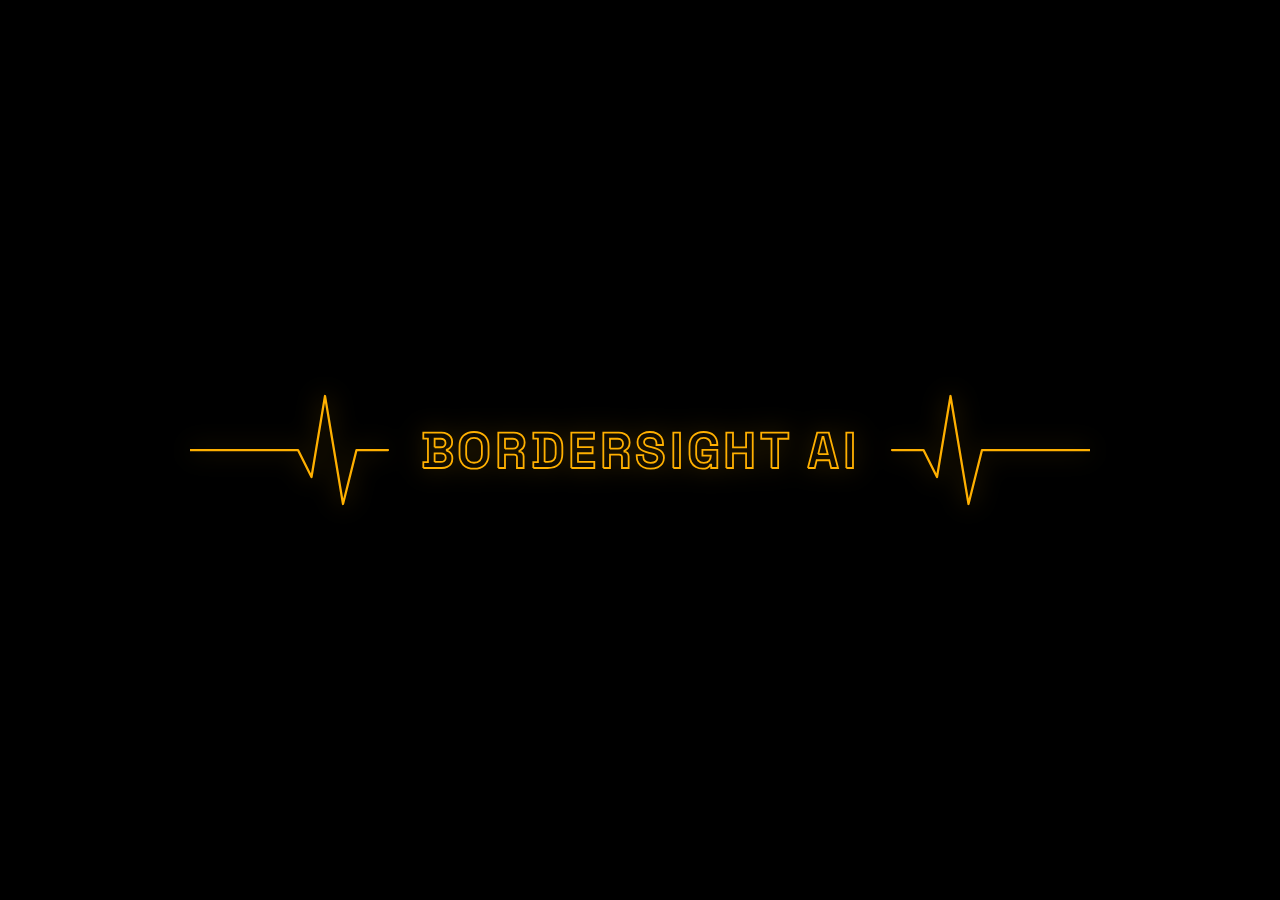
<file: index.html>
<!DOCTYPE html>
<html lang="en">
<head>
    <meta charset="UTF-8">
    <meta name="viewport" content="width=device-width, initial-scale=1.0">
    <title>BorderSight AI – Secure Login</title>
    <link rel="icon" type="image/png" href="https://img.icons8.com/?size=100&id=42922&format=png&color=000000">
    <!-- Global Theme System -->
    <link rel="stylesheet" href="theme.css">
    <script src="theme.js"></script>
    <!-- Google Fonts -->
    <link rel="preconnect" href="https://fonts.googleapis.com">
    <link href="https://fonts.googleapis.com/css2?family=Space+Grotesk:wght@700;900&family=Inter:wght@400;500;600;700&family=JetBrains+Mono:wght@400;500;700&display=swap" rel="stylesheet">
    <style>
        * {
            box-sizing: border-box;
            margin: 0;
            padding: 0;
        }

        :root,
        :root[data-theme="dark"] {
            --login-bg: #000000;
            --login-card: #0A0A0A;
            --login-border: #222222;
            --login-text: #FFFFFF;
            --login-text-secondary: #A1A1A1;
            --login-text-muted: #666666;
            --login-accent: #FFB000;
            --login-accent-hover: #FFC533;
            --login-success: #22C55E;
            --login-error: #FF3B30;
        }

        :root[data-theme="light"] {
            --login-bg: #F8F8FA;
            --login-card: #FFFFFF;
            --login-border: #E5E5E7;
            --login-text: #1D1D1F;
            --login-text-secondary: #5E5E62;
            --login-text-muted: #86868B;
            --login-accent: #D97706;
            --login-accent-hover: #B45309;
            --login-success: #198754;
            --login-error: #DC3545;
        }

        html, body {
            background-color: var(--login-bg);
            color: var(--login-text);
            font-family: 'Inter', -apple-system, BlinkMacSystemFont, 'Segoe UI', Roboto, sans-serif;
            width: 100%;
            height: 100%;
            overflow: hidden;
            transition: background-color 300ms ease, color 300ms ease;
        }

        /* ============ LOADING SCREEN ============ */
        #loading-screen {
            position: fixed;
            inset: 0;
            background: #000000;
            display: flex;
            flex-direction: column;
            align-items: center;
            justify-content: center;
            z-index: 9999;
            transition: opacity .6s ease;
        }

        #loading-screen.fade-out {
            opacity: 0;
            pointer-events: none;
        }

        .logo-wrap {
            position: relative;
            width: 85vw;
            max-width: 900px;
            display: flex;
            align-items: center;
            justify-content: center;
        }

        #logo-svg {
            width: 100%;
            height: auto;
            display: block;
            filter: drop-shadow(0 0 12px rgba(255, 176, 0, 0.4));
            transition: opacity .6s ease, filter .7s ease;
        }

        .draw-seq {
            fill: none;
            stroke: var(--login-accent);
            stroke-width: 2.5;
            stroke-linecap: round;
            stroke-linejoin: round;
            stroke-dasharray: 1000;
            stroke-dashoffset: 1000;
            animation: drawLeftToRight 0.8s linear forwards;
        }

        .seq-1 { animation-delay: 0.0s; }
        .seq-3 { animation-delay: 1.8s; }

        @keyframes drawLeftToRight {
            to { stroke-dashoffset: 0; }
        }

        .stroke-text {
            font-family: 'Space Grotesk', sans-serif;
            font-weight: 900;
            font-size: 56px;
            fill: transparent;
            stroke: var(--login-accent);
            stroke-width: 2;
            letter-spacing: 4px;
            stroke-dasharray: 1200;
            stroke-dashoffset: 1200;
            animation: drawLeftToRight 1.4s cubic-bezier(0.4, 0, 0.2, 1) forwards;
            animation-delay: 0.5s;
        }

        #logo-svg.dissolve {
            opacity: 0;
            filter: blur(4px) drop-shadow(0 0 0 rgba(0,0,0,0));
        }

        .solid-logo {
            position: absolute;
            inset: 0;
            display: flex;
            align-items: center;
            justify-content: center;
            font-family: 'Space Grotesk', sans-serif;
            font-weight: 900;
            letter-spacing: 0.05em;
            font-size: clamp(2rem, 4.5vw, 3.8rem);
            color: #ffffff;
            opacity: 0;
            filter: blur(3px);
            transform: scale(0.98);
            transition: opacity .7s cubic-bezier(.22, .9, .36, 1),
                        filter .7s cubic-bezier(.22, .9, .36, 1),
                        transform .7s cubic-bezier(.22, .9, .36, 1);
        }

        .solid-logo span {
            color: var(--login-accent);
            margin-left: 10px;
        }

        .solid-logo.show {
            opacity: 1;
            filter: blur(0);
            transform: scale(1);
        }

        .sub-block {
            position: absolute;
            top: 100%;
            left: 0;
            right: 0;
            margin-top: 1.4rem;
            display: flex;
            flex-direction: column;
            align-items: center;
            gap: 0.6rem;
            opacity: 0;
            transform: translateY(6px);
            transition: opacity .6s ease, transform .6s ease;
        }

        .sub-block.show {
            opacity: 1;
            transform: translateY(0);
        }

        .tagline {
            font-size: clamp(0.75rem, 1.4vw, 0.9rem);
            color: rgba(255, 255, 255, 0.55);
            letter-spacing: 0.15em;
            text-transform: uppercase;
            font-weight: 500;
        }

        .init-row {
            display: flex;
            align-items: center;
            gap: 0.5rem;
            font-size: clamp(0.65rem, 1.1vw, 0.78rem);
            color: var(--login-accent);
            letter-spacing: 0.14em;
            font-weight: 600;
        }

        .init-dot {
            width: 6px;
            height: 6px;
            border-radius: 50%;
            background: var(--login-accent);
            box-shadow: 0 0 8px var(--login-accent);
            animation: pulse 1.1s ease-in-out infinite;
        }

        @keyframes pulse {
            0%, 100% { opacity: 0.25; transform: scale(0.85); }
            50% { opacity: 1; transform: scale(1.1); }
        }

        /* ============ MAIN LOGIN CONTAINER ============ */
        .login-container {
            display: flex;
            align-items: center;
            justify-content: center;
            width: 100%;
            min-height: 100vh;
            padding: 20px;
            position: absolute;
            inset: 0;
            z-index: 1;
            opacity: 0;
            pointer-events: none;
            transition: opacity 0.8s ease;
            background: #000000 url('models/img/login.png') center center / cover no-repeat;
        }

        .login-container.active {
            opacity: 1;
            pointer-events: auto;
        }

        /* Dark overlay so the background photo doesn't fight with the form/text */
        .login-container::before {
            content: '';
            position: absolute;
            inset: 0;
            background:
                radial-gradient(ellipse 1200px 600px at 50% -10%, rgba(255, 176, 0, 0.10), transparent 60%),
                linear-gradient(120deg, rgba(0, 0, 0, 0.86) 0%, rgba(0, 0, 0, 0.72) 45%, rgba(0, 0, 0, 0.55) 100%);
            pointer-events: none;
            z-index: 0;
        }

        .login-main {
            width: 100%;
            max-width: 900px;
            display: grid;
            grid-template-columns: 1fr 1fr;
            gap: 40px;
            align-items: center;
            position: relative;
            z-index: 2;
        }

        /* Left side - Branding & Info */
        .login-left {
            display: flex;
            flex-direction: column;
            gap: 24px;
        }

        .login-logo {
            display: flex;
            align-items: center;
            gap: 12px;
            margin-bottom: 12px;
        }

        .login-logo-icon {
            width: 48px;
            height: 48px;
            border-radius: 10px;
            background: rgba(255, 176, 0, 0.12);
            border: 1px solid rgba(255, 176, 0, 0.3);
            display: flex;
            align-items: center;
            justify-content: center;
        }

        .login-logo-icon svg {
            width: 26px;
            height: 26px;
            fill: none;
            stroke: var(--login-accent);
            stroke-width: 2;
            stroke-linecap: round;
            stroke-linejoin: round;
        }

        .login-logo-text h1 {
            font-size: 24px;
            font-weight: 700;
            letter-spacing: -0.5px;
            color: var(--login-text);
        }

        .login-logo-text p {
            font-size: 12px;
            color: var(--login-text-muted);
            font-family: 'JetBrains Mono', monospace;
            text-transform: uppercase;
            letter-spacing: 1px;
            margin-top: 2px;
        }

        .login-headline h2 {
            font-size: 32px;
            font-weight: 700;
            letter-spacing: -0.8px;
            line-height: 1.2;
            margin-bottom: 12px;
            color: var(--login-text);
        }

        .login-headline p {
            font-size: 16px;
            color: var(--login-text-secondary);
            line-height: 1.6;
        }

        .login-features {
            margin-top: 32px;
            display: flex;
            flex-direction: column;
            gap: 16px;
        }

        .login-feature {
            display: flex;
            align-items: flex-start;
            gap: 12px;
        }

        .login-feature-icon {
            width: 32px;
            height: 32px;
            border-radius: 8px;
            background: rgba(255, 176, 0, 0.12);
            display: flex;
            align-items: center;
            justify-content: center;
            color: var(--login-accent);
            flex-shrink: 0;
        }

        .login-feature-icon svg {
            width: 16px;
            height: 16px;
            fill: none;
            stroke: var(--login-accent);
            stroke-width: 2;
            stroke-linecap: round;
            stroke-linejoin: round;
        }

        .login-feature-text {
            display: flex;
            flex-direction: column;
            gap: 2px;
        }

        .login-feature-text strong {
            font-size: 14px;
            font-weight: 600;
            color: var(--login-text);
        }

        .login-feature-text span {
            font-size: 12px;
            color: var(--login-text-muted);
        }

        /* Right side - Login Form */
        .login-card {
            background: var(--login-card);
            border: 1px solid var(--login-border);
            border-radius: 14px;
            padding: 32px;
            box-shadow: 0 20px 48px -12px rgba(0, 0, 0, 0.5);
            transition: border-color 300ms ease, background-color 300ms ease;
        }

        .login-card-header {
            margin-bottom: 28px;
        }

        .login-card-header h3 {
            font-size: 20px;
            font-weight: 700;
            color: var(--login-text);
            margin-bottom: 8px;
        }

        .login-card-header p {
            font-size: 13px;
            color: var(--login-text-muted);
            font-family: 'JetBrains Mono', monospace;
        }

        /* Role Selection */
        .login-role-selector {
            display: flex;
            gap: 10px;
            margin-bottom: 28px;
        }

        .role-option {
            flex: 1;
            padding: 16px;
            border: 1px solid var(--login-border);
            border-radius: 10px;
            background: transparent;
            cursor: pointer;
            transition: all 0.2s ease;
            display: flex;
            flex-direction: column;
            align-items: center;
            gap: 8px;
            color: var(--login-text-secondary);
        }

        .role-option:hover {
            border-color: var(--login-accent);
            background: rgba(255, 176, 0, 0.06);
            color: var(--login-accent);
        }

        .role-option.active {
            border-color: var(--login-accent);
            background: rgba(255, 176, 0, 0.12);
            color: var(--login-accent);
            font-weight: 600;
        }

        .role-icon svg {
            width: 24px;
            height: 24px;
            fill: none;
            stroke: currentColor;
            stroke-width: 2;
            stroke-linecap: round;
            stroke-linejoin: round;
        }

        .role-label {
            font-size: 12px;
            font-weight: 600;
            text-transform: uppercase;
            letter-spacing: 0.5px;
            text-align: center;
        }

        /* Form Group */
        .login-form-group {
            margin-bottom: 18px;
            display: flex;
            flex-direction: column;
            gap: 6px;
        }

        .login-label {
            font-size: 12px;
            font-weight: 600;
            color: var(--login-text-secondary);
            text-transform: uppercase;
            letter-spacing: 0.5px;
            font-family: 'JetBrains Mono', monospace;
        }

        .login-input {
            padding: 10px 14px;
            border: 1px solid var(--login-border);
            border-radius: 8px;
            background: rgba(255, 255, 255, 0.03);
            color: var(--login-text);
            font-size: 13px;
            font-family: 'Inter', sans-serif;
            transition: all 0.2s ease;
            outline: none;
        }

        .login-input:focus {
            border-color: var(--login-accent);
            background: rgba(255, 176, 0, 0.05);
            box-shadow: 0 0 0 3px rgba(255, 176, 0, 0.1);
        }

        .login-input::placeholder { color: var(--login-text-muted); }

        .login-remember {
            display: flex;
            align-items: center;
            justify-content: space-between;
            font-size: 12px;
            margin-bottom: 22px;
        }

        .login-checkbox {
            display: flex;
            align-items: center;
            gap: 6px;
            cursor: pointer;
            color: var(--login-text-secondary);
        }

        .login-checkbox input {
            cursor: pointer;
            accent-color: var(--login-accent);
        }

        .login-forgot {
            color: var(--login-accent);
            text-decoration: none;
            font-weight: 600;
        }

        .login-button {
            width: 100%;
            padding: 12px 18px;
            border: none;
            border-radius: 8px;
            background: var(--login-accent);
            color: #030303;
            font-size: 13px;
            font-weight: 700;
            cursor: pointer;
            text-transform: uppercase;
            letter-spacing: 0.5px;
            display: flex;
            align-items: center;
            justify-content: center;
            gap: 8px;
            margin-bottom: 16px;
            transition: all 0.2s ease;
        }

        .login-button:hover {
            background: var(--login-accent-hover);
            transform: translateY(-1px);
            box-shadow: 0 0 20px rgba(255, 176, 0, 0.3);
        }

        .login-button svg {
            width: 16px;
            height: 16px;
            fill: none;
            stroke: currentColor;
            stroke-width: 2.5;
            stroke-linecap: round;
            stroke-linejoin: round;
        }

        /* Theme Toggle */
        .login-theme-toggle {
            position: fixed;
            top: 20px;
            right: 20px;
            width: 40px;
            height: 40px;
            border-radius: 10px;
            border: 1px solid var(--login-border);
            background: var(--login-card);
            color: var(--login-text-secondary);
            cursor: pointer;
            display: flex;
            align-items: center;
            justify-content: center;
            font-size: 18px;
            z-index: 10;
        }

        .login-success-msg {
            display: none;
            padding: 12px 14px;
            border-radius: 8px;
            background: rgba(34, 197, 94, 0.1);
            border: 1px solid rgba(34, 197, 94, 0.3);
            color: var(--login-success);
            font-size: 12px;
            margin-bottom: 16px;
            font-family: 'JetBrains Mono', monospace;
        }

        .login-success-msg.show { display: block; }

        @media (max-width: 768px) {
            .login-main { grid-template-columns: 1fr; gap: 32px; }
            .login-left { display: none; }
        }
    </style>
</head>
<body>

    <!-- Theme Toggle Button -->
    <button class="login-theme-toggle" data-theme-toggle title="Toggle Dark/Light Mode">🌙</button>

    <!-- LOADING / INTRO SCREEN -->
    <div id="loading-screen">
        <div class="logo-wrap">
            <svg id="logo-svg" viewBox="0 0 1000 160" xmlns="http://www.w3.org/2000/svg">
                <!-- Left Surveillance Wave -->
                <path class="draw-seq seq-1" d="M 0 80 H 120 L 135 110 L 150 20 L 170 140 L 185 80 H 220" />
                
                <!-- BORDERSIGHT AI Text -->
                <text x="500" y="100" text-anchor="middle" class="stroke-text">BORDERSIGHT AI</text>

                <!-- Right Surveillance Wave -->
                <path class="draw-seq seq-3" d="M 780 80 H 815 L 830 110 L 845 20 L 865 140 L 880 80 H 1000" />
            </svg>

            <div class="solid-logo" id="solid-logo">BORDERSIGHT <span>AI</span></div>

            <div class="sub-block" id="sub-block">
                <div class="tagline">Autonomous Intelligence Surveillance</div>
                <div class="init-row"><span class="init-dot"></span>SYSTEM INITIALIZING...</div>
            </div>
        </div>
    </div>

    <!-- MAIN LOGIN INTERFACE -->
    <div class="login-container" id="login-container">
        <div class="login-main">
            <!-- Left Panel - Branding -->
            <div class="login-left">
                <div class="login-logo">
                    <div class="login-logo-icon">
                        <svg viewBox="0 0 24 24"><path d="M12 22s8-4 8-10V5l-8-3-8 3v7c0 6 8 10 8 10z"/></svg>
                    </div>
                    <div class="login-logo-text">
                        <h1>BorderSight AI</h1>
                        <p>Border Surveillance System</p>
                    </div>
                </div>

                <div class="login-headline">
                    <h2>Advanced Border Protection</h2>
                    <p>Real-time AI-powered surveillance, threat detection, and perimeter monitoring for enhanced border security.</p>
                </div>

                <div class="login-features">
                    <div class="login-feature">
                        <div class="login-feature-icon">
                            <svg viewBox="0 0 24 24"><path d="M12 2a10 10 0 0 1 7.54 16.6l-1.42-1.42A8 8 0 1 0 12 20v2a10 10 0 0 1 0-20z"/><path d="M12 6a6 6 0 0 1 4.24 10.24l-1.41-1.41A4 4 0 1 0 12 14v2a6 6 0 0 1 0-12z"/><circle cx="12" cy="12" r="2"/></svg>
                        </div>
                        <div class="login-feature-text">
                            <strong>Real-Time Monitoring</strong>
                            <span>Live surveillance feeds from multiple sectors</span>
                        </div>
                    </div>
                    <div class="login-feature">
                        <div class="login-feature-icon">
                            <svg viewBox="0 0 24 24"><path d="M12 2a2 2 0 0 1 2 2v2a2 2 0 0 1-2 2 2 2 0 0 1-2-2V4a2 2 0 0 1 2-2z"/><path d="M5 9h14a2 2 0 0 1 2 2v7a2 2 0 0 1-2 2H5a2 2 0 0 1-2-2v-7a2 2 0 0 1 2-2z"/><line x1="9" y1="13" x2="15" y2="13"/></svg>
                        </div>
                        <div class="login-feature-text">
                            <strong>AI Detection</strong>
                            <span>Advanced threat and anomaly detection</span>
                        </div>
                    </div>
                    <div class="login-feature">
                        <div class="login-feature-icon">
                            <svg viewBox="0 0 24 24"><rect x="3" y="11" width="18" height="11" rx="2" ry="2"/><path d="M7 11V7a5 5 0 0 1 10 0v4"/></svg>
                        </div>
                        <div class="login-feature-text">
                            <strong>Secure Communications</strong>
                            <span>Encrypted real-time command center chat</span>
                        </div>
                    </div>
                </div>
            </div>

            <!-- Right Panel - Login Form -->
            <div class="login-right">
                <div class="login-card">
                    <div class="login-card-header">
                        <h3>Secure Access Portal</h3>
                        <p>RESTRICTED — AUTHORIZED PERSONNEL ONLY</p>
                    </div>

                    <div id="successMsg" class="login-success-msg">
                        ✓ Login successful! Redirecting...
                    </div>

                    <!-- Role Selection -->
                    <div class="login-role-selector">
                        <button type="button" class="role-option active" data-role="admin">
                            <div class="role-icon">
                                <svg viewBox="0 0 24 24"><path d="M16 21v-2a4 4 0 0 0-4-4H5a4 4 0 0 0-4 4v2"/><circle cx="8.5" cy="7" r="4"/><path d="M20 8v6M23 11h-6"/></svg>
                            </div>
                            <div class="role-label">Administrator</div>
                        </button>
                        <button type="button" class="role-option" data-role="operator">
                            <div class="role-icon">
                                <svg viewBox="0 0 24 24"><rect x="2" y="3" width="20" height="14" rx="2" ry="2"/><line x1="8" y1="21" x2="16" y2="21"/><line x1="12" y1="17" x2="12" y2="21"/></svg>
                            </div>
                            <div class="role-label">Operator</div>
                        </button>
                    </div>

                    <!-- Login Form -->
                    <form onsubmit="handleLogin(event)" id="loginForm">
                        <div class="login-form-group">
                            <label class="login-label">Username / Badge ID</label>
                            <input type="text" class="login-input" placeholder="Enter your username or badge ID" required>
                        </div>

                        <div class="login-form-group">
                            <label class="login-label">Password / PIN Code</label>
                            <input type="password" class="login-input" placeholder="Enter your password or PIN code" required>
                        </div>

                        <div class="login-remember">
                            <label class="login-checkbox">
                                <input type="checkbox" checked>
                                <span>Remember this device</span>
                            </label>
                            <a href="#" class="login-forgot">Forgot Password?</a>
                        </div>

                        <button type="submit" class="login-button">
                            <svg viewBox="0 0 24 24"><path d="M15 3h4a2 2 0 0 1 2 2v14a2 2 0 0 1-2 2h-4"/><polyline points="10 17 15 12 10 7"/><line x1="15" y1="12" x2="3" y2="12"/></svg>
                            <span id="btnText">Login as Administrator</span>
                        </button>
                    </form>
                </div>
            </div>
        </div>
    </div>

    <script>
        document.addEventListener('DOMContentLoaded', () => {
            if (typeof ThemeManager !== 'undefined') ThemeManager.init();
            setupRoleSelector();
            runLoadingSequence();
        });

        let selectedRole = 'admin';

        function setupRoleSelector() {
            document.querySelectorAll('.role-option').forEach(btn => {
                btn.addEventListener('click', () => {
                    document.querySelectorAll('.role-option').forEach(b => b.classList.remove('active'));
                    btn.classList.add('active');
                    selectedRole = btn.dataset.role;
                    const roleLabel = selectedRole === 'admin' ? 'Administrator' : 'Operator';
                    document.getElementById('btnText').textContent = `Login as ${roleLabel}`;
                });
            });
        }

        function runLoadingSequence() {
            const svg = document.getElementById('logo-svg');
            const solid = document.getElementById('solid-logo');
            const subBlock = document.getElementById('sub-block');
            const loadingScreen = document.getElementById('loading-screen');
            const loginContainer = document.getElementById('login-container');

            function revealLogin(){
                loadingScreen.classList.add('fade-out');
                setTimeout(() => {
                    loadingScreen.style.display = 'none';
                    loginContainer.classList.add('active');
                }, 600);
            }

            const DRAW_TOTAL_MS = 2600;
            const HOLD_MS = 300;
            const FILL_MS = 600;

            setTimeout(() => {
                svg.classList.add('dissolve');
                solid.classList.add('show');
            }, DRAW_TOTAL_MS + HOLD_MS);

            setTimeout(() => {
                subBlock.classList.add('show');
            }, DRAW_TOTAL_MS + HOLD_MS + FILL_MS - 150);

            setTimeout(revealLogin, DRAW_TOTAL_MS + HOLD_MS + FILL_MS + 900);
        }

        function handleLogin(event) {
            event.preventDefault();
            const successMsg = document.getElementById('successMsg');
            successMsg.classList.add('show');

            const formInputs = event.target.querySelectorAll('input[type="text"], input[type="password"]');
            const username = formInputs[0].value;

            const btn = event.target.querySelector('button[type="submit"]');
            btn.disabled = true;
            btn.innerHTML = '<svg viewBox="0 0 24 24" style="animation: spin 1.5s linear infinite;"><path d="M21 12a9 9 0 1 1-6.219-8.56"/></svg><span>Authenticating...</span>';

            setTimeout(() => {
                // Save the session so dashboard.html / cameras.html / chat.html /
                // detection.html (which all check these exact keys) know the
                // user is logged in and stop bouncing back to this page.
                localStorage.setItem('borderSightUserRole', selectedRole);
                localStorage.setItem('borderSightUsername', username || (selectedRole === 'admin' ? 'Administrator' : 'Operator'));

                if (typeof UserSession !== 'undefined') {
                    UserSession.saveSession(selectedRole, username);
                }
                window.location.href = 'dashboard.html';
            }, 1500);
        }
    </script>
</body>
</html>
</file>
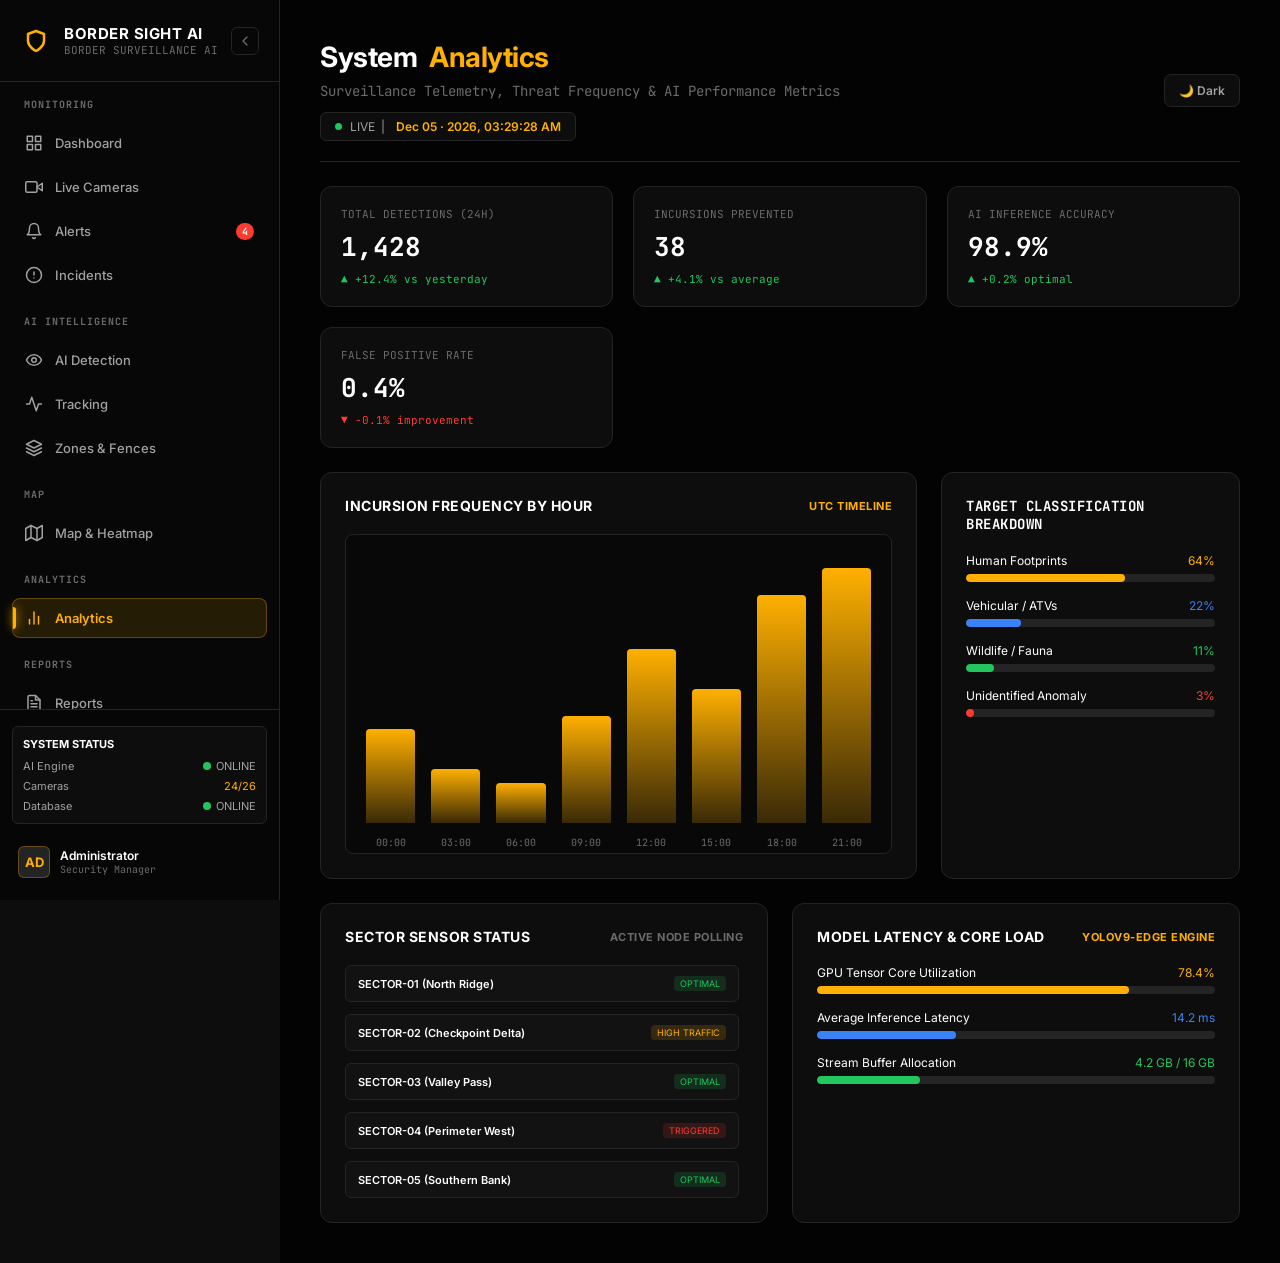
<file: analytics.html>
<!DOCTYPE html>
<html lang="en">
<head>
    <meta charset="UTF-8">
    <meta name="viewport" content="width=device-width, initial-scale=1.0">
    <title>Analytics – BorderSight AI</title>
<link rel="icon" type="image/png" href="https://img.icons8.com/?size=100&id=7DajRjkNMHR5&format=png&color=000000">
    <!-- Google Fonts for professional technical dashboard styling -->
    <link href="https://fonts.googleapis.com/css2?family=Inter:wght@400;500;600;700&family=JetBrains+Mono:wght@400;500;700&display=swap" rel="stylesheet">
    <!-- Global Theme System -->
    <link rel="stylesheet" href="theme.css">
    <style>
        /* Updated Color Palette Variables */
        :root {
            --bg-main: #030303;
            --sidebar-bg: rgba(7, 7, 7, 0.9);
            --card-bg: #0D0D0D;
            --card-hover: #141414;
            --border-color: #242424;
            
            --primary: #FFFFFF;
            --primary-glow: rgba(255, 255, 255, 0.08);
            
            --secondary-text: #A1A1A1;
            --muted-text: #666666;
            
            --accent: #FFB000;
            --accent-hover: #FFC533;
            --accent-glow: rgba(255, 176, 0, 0.12);
            
            --success: #22C55E;
            --warning: #FFB000;
            --critical: #FF3B30;
            --info: #3B82F6;
            
            --transition-speed: 280ms;
            --sidebar-width: 280px;
            --sidebar-collapsed-width: 80px;
        }

        /* Reset & Base Styles */
        * {
            box-sizing: border-box;
            margin: 0;
            padding: 0;
            font-family: var(--font-family);
        }

        body {
            background-color: var(--bg-main);
            color: var(--primary);
            display: flex;
            min-height: 100vh;
            overflow-x: hidden;
        }

        /* Layout Container */
        .app-container {
            display: flex;
            width: 100%;
            position: relative;
        }

        /* --- SIDEBAR STYLES --- */
        .sidebar {
            width: var(--sidebar-width);
            height: 100vh;
            background-color: var(--sidebar-bg);
            backdrop-filter: blur(12px);
            -webkit-backdrop-filter: blur(12px);
            border-right: 1px solid var(--border-color);
            position: fixed;
            top: 0;
            left: 0;
            display: flex;
            flex-direction: column;
            justify-content: space-between;
            z-index: 100;
            transition: width var(--transition-speed) cubic-bezier(0.4, 0, 0.2, 1);
        }

        .sidebar.collapsed {
            width: var(--sidebar-collapsed-width);
        }

        /* Logo Area */
        .sidebar-header {
            padding: 24px 20px;
            display: flex;
            align-items: center;
            justify-content: space-between;
            border-bottom: 1px solid var(--border-color);
            min-height: 80px;
        }

        .logo-box {
            display: flex;
            align-items: center;
            gap: 12px;
            overflow: hidden;
            white-space: nowrap;
            text-decoration: none;
        }

        .logo-icon {
            font-size: 24px;
            color: var(--accent);
            flex-shrink: 0;
            display: flex;
            align-items: center;
            justify-content: center;
            width: 32px;
            height: 32px;
        }

        .logo-text {
            display: flex;
            flex-direction: column;
            transition: opacity var(--transition-speed) ease, visibility var(--transition-speed) ease;
        }

        .logo-title {
            font-size: 15px;
            font-weight: 700;
            color: var(--primary);
            letter-spacing: 0.5px;
        }

        .logo-subtitle {
            font-size: 11px;
            color: var(--muted-text);
            font-family: var(--font-family-mono);
            text-transform: uppercase;
        }

        .collapse-btn {
            background: transparent;
            border: 1px solid var(--border-color);
            color: var(--muted-text);
            width: 28px;
            height: 28px;
            border-radius: 6px;
            cursor: pointer;
            display: flex;
            align-items: center;
            justify-content: center;
            transition: all 0.2s ease;
            flex-shrink: 0;
        }

        .collapse-btn:hover {
            background: var(--card-bg);
            color: var(--accent);
            border-color: var(--accent);
        }

        .sidebar.collapsed .collapse-btn svg {
            transform: rotate(180deg);
        }

        /* Navigation Menu Sections */
        .sidebar-nav {
            flex: 1;
            overflow-y: auto;
            overflow-x: hidden;
            padding: 16px 12px;
            display: flex;
            flex-direction: column;
            gap: 20px;
        }

        .sidebar-nav::-webkit-scrollbar {
            width: 4px;
        }
        .sidebar-nav::-webkit-scrollbar-thumb {
            background: var(--border-color);
            border-radius: 2px;
        }

        .nav-section {
            display: flex;
            flex-direction: column;
            gap: 4px;
        }

        .nav-category {
            font-size: 10px;
            font-weight: 700;
            font-family: var(--font-family-mono);
            color: var(--muted-text);
            padding: 0 12px 8px 12px;
            letter-spacing: 1px;
            text-transform: uppercase;
            transition: opacity var(--transition-speed) ease;
            white-space: nowrap;
        }

        .sidebar.collapsed .nav-category {
            opacity: 0;
            visibility: hidden;
            height: 0;
            padding: 0;
            margin: 0;
        }

        /* Nav Items */
        .nav-item {
            position: relative;
            display: flex;
            align-items: center;
            gap: 12px;
            padding: 10px 12px;
            border-radius: 8px;
            color: var(--secondary-text);
            text-decoration: none;
            font-size: 13px;
            font-weight: 500;
            transition: all var(--transition-speed) cubic-bezier(0.4, 0, 0.2, 1);
            background: transparent;
            cursor: pointer;
            border: 1px solid transparent;
            white-space: nowrap;
        }

        .nav-item svg {
            width: 18px;
            height: 18px;
            flex-shrink: 0;
            transition: transform var(--transition-speed) ease, color var(--transition-speed) ease;
        }

        .nav-item span.nav-text {
            transition: opacity var(--transition-speed) ease;
        }

        .sidebar.collapsed .nav-item span.nav-text {
            opacity: 0;
            visibility: hidden;
            position: absolute;
        }

        /* Active Left Glowing Indicator */
        .nav-item::before {
            content: '';
            position: absolute;
            left: 0;
            top: 20%;
            height: 60%;
            width: 3px;
            background-color: var(--accent);
            border-radius: 0 3px 3px 0;
            opacity: 0;
            transform: scaleY(0);
            transition: all var(--transition-speed) cubic-bezier(0.4, 0, 0.2, 1);
            box-shadow: 0 0 10px var(--accent);
        }

        /* Hover Interactions */
        .nav-item:hover {
            color: var(--primary);
            background: linear-gradient(90deg, var(--accent-glow) 0%, rgba(0,0,0,0) 100%);
            border-color: rgba(255, 176, 0, 0.15);
            padding-left: 16px;
        }

        .nav-item:hover svg {
            transform: scale(1.1) rotate(4deg);
            color: var(--accent);
        }

        .nav-item:hover::before {
            opacity: 1;
            transform: scaleY(1);
        }

        /* Active Navigation Item */
        .nav-item.active {
            color: var(--accent);
            background: var(--accent-glow);
            border-color: rgba(255, 176, 0, 0.3);
            font-weight: 600;
        }

        .nav-item.active::before {
            opacity: 1;
            transform: scaleY(1);
        }

        .nav-item.active svg {
            color: var(--accent);
        }

        /* Badges & Dots */
        .badge {
            margin-left: auto;
            background-color: var(--critical);
            color: white;
            font-size: 10px;
            font-weight: 700;
            padding: 2px 6px;
            border-radius: 10px;
            font-family: var(--font-family-mono);
            transition: opacity var(--transition-speed) ease;
        }

        .sidebar.collapsed .badge {
            position: absolute;
            top: 6px;
            right: 10px;
            padding: 1px 4px;
            font-size: 9px;
        }

        /* Tooltip for collapsed state */
        .nav-item .tooltip {
            position: absolute;
            left: calc(100% + 12px);
            top: 50%;
            transform: translateY(-50%);
            background: var(--card-bg);
            color: var(--primary);
            padding: 6px 10px;
            border-radius: 4px;
            font-size: 12px;
            white-space: nowrap;
            border: 1px solid var(--border-color);
            box-shadow: 0 4px 12px rgba(0,0,0,0.8);
            opacity: 0;
            visibility: hidden;
            pointer-events: none;
            transition: opacity 0.2s ease, transform 0.2s ease;
            z-index: 1000;
        }

        .sidebar.collapsed .nav-item:hover .tooltip {
            opacity: 1;
            visibility: visible;
            transform: translateY(-50%) translateX(2px);
        }

        /* Bottom Section: System Status & User Profile */
        .sidebar-footer {
            border-top: 1px solid var(--border-color);
            padding: 16px 12px;
            display: flex;
            flex-direction: column;
            gap: 16px;
            background: rgba(7, 7, 7, 0.6);
        }

        .system-status {
            display: flex;
            flex-direction: column;
            gap: 6px;
            font-family: var(--font-family-mono);
            font-size: 11px;
            color: var(--secondary-text);
            background: var(--card-bg);
            padding: 10px;
            border-radius: 6px;
            border: 1px solid var(--border-color);
            transition: opacity var(--transition-speed) ease;
        }

        .sidebar.collapsed .system-status {
            opacity: 0;
            visibility: hidden;
            height: 0;
            padding: 0;
            margin: 0;
            border: none;
        }

        .status-row {
            display: flex;
            align-items: center;
            justify-content: space-between;
        }

        /* Pulse live status indicator */
        .live-dot {
            width: 8px;
            height: 8px;
            background-color: var(--success);
            border-radius: 50%;
            display: inline-block;
            box-shadow: 0 0 0 0 rgba(34, 197, 94, 0.7);
            animation: pulse-green 2s infinite;
        }

        @keyframes pulse-green {
            0% { transform: scale(0.95); box-shadow: 0 0 0 0 rgba(34, 197, 94, 0.7); }
            70% { transform: scale(1); box-shadow: 0 0 0 6px rgba(34, 197, 94, 0); }
            100% { transform: scale(0.95); box-shadow: 0 0 0 0 rgba(34, 197, 94, 0); }
        }

        .user-profile {
            display: flex;
            align-items: center;
            gap: 10px;
            padding: 6px;
            border-radius: 8px;
            background: transparent;
            overflow: hidden;
        }

        .user-avatar {
            width: 32px;
            height: 32px;
            border-radius: 6px;
            background: var(--border-color);
            color: var(--accent);
            display: flex;
            align-items: center;
            justify-content: center;
            font-weight: 700;
            font-size: 13px;
            flex-shrink: 0;
            border: 1px solid rgba(255, 176, 0, 0.3);
        }

        .user-info {
            display: flex;
            flex-direction: column;
            transition: opacity var(--transition-speed) ease;
            white-space: nowrap;
        }

        .sidebar.collapsed .user-info {
            opacity: 0;
            visibility: hidden;
            width: 0;
        }

        .user-name {
            font-size: 12px;
            font-weight: 600;
            color: var(--primary);
        }

        .user-role {
            font-size: 10px;
            color: var(--muted-text);
            font-family: var(--font-family-mono);
        }

        /* --- MAIN CONTENT STYLES (Analytics Page Specific) --- */
        .main-content {
            margin-left: var(--sidebar-width);
            flex: 1;
            padding: 40px;
            transition: margin-left var(--transition-speed) cubic-bezier(0.4, 0, 0.2, 1);
            background-color: var(--bg-main);
            min-height: 100vh;
        }

        .sidebar.collapsed ~ .main-content {
            margin-left: var(--sidebar-collapsed-width);
        }

        .command-header {
            margin-bottom: 24px;
            border-bottom: 1px solid var(--border-color);
            padding-bottom: 20px;
            display: flex;
            justify-content: space-between;
            align-items: flex-end;
            flex-wrap: wrap;
            gap: 16px;
        }

        .command-title {
            font-size: 28px;
            font-weight: 700;
            color: var(--primary);
            letter-spacing: -0.5px;
            margin-bottom: 8px;
            display: flex;
            align-items: center;
            gap: 12px;
        }

        .command-title span {
            color: var(--accent);
        }

        .command-subtitle {
            font-size: 14px;
            color: var(--muted-text);
            font-family: var(--font-family-mono);
        }

        /* Metric Grid Cards Top */
        .metrics-grid {
            display: grid;
            grid-template-columns: repeat(auto-fit, minmax(220px, 1fr));
            gap: 20px;
            margin-bottom: 24px;
        }

        .metric-card {
            background-color: var(--card-bg);
            border: 1px solid var(--border-color);
            border-radius: 12px;
            padding: 20px;
            display: flex;
            flex-direction: column;
            gap: 8px;
            transition: border-color 0.2s ease;
            position: relative;
            overflow: hidden;
        }

        .metric-card::after {
            content: '';
            position: absolute;
            top: 0;
            left: 0;
            width: 100%;
            height: 2px;
            background: linear-gradient(90deg, transparent, var(--accent), transparent);
            opacity: 0;
            transition: opacity 0.3s ease;
        }

        .metric-card:hover {
            border-color: rgba(255, 176, 0, 0.4);
        }

        .metric-card:hover::after {
            opacity: 1;
        }

        .metric-label {
            font-size: 11px;
            font-family: var(--font-family-mono);
            color: var(--muted-text);
            text-transform: uppercase;
        }

        .metric-value {
            font-size: 26px;
            font-weight: 700;
            color: var(--primary);
            font-family: var(--font-family-mono);
        }

        .metric-trend {
            font-size: 11px;
            font-family: var(--font-family-mono);
            display: flex;
            align-items: center;
            gap: 4px;
        }

        .metric-trend.up { color: var(--success); }
        .metric-trend.down { color: var(--critical); }

        /* Analytics Visual Charts Layout Grid */
        .analytics-grid {
            display: grid;
            grid-template-columns: 2fr 1fr;
            gap: 24px;
            margin-bottom: 24px;
        }

        .analytics-grid-secondary {
            display: grid;
            grid-template-columns: 1fr 1fr;
            gap: 24px;
        }

        @media (max-width: 1200px) {
            .analytics-grid, .analytics-grid-secondary {
                grid-template-columns: 1fr;
            }
        }

        .panel-card {
            background-color: var(--card-bg);
            border: 1px solid var(--border-color);
            border-radius: 12px;
            padding: 24px;
            display: flex;
            flex-direction: column;
            gap: 20px;
        }

        .panel-title {
            font-size: 14px;
            font-weight: 700;
            font-family: var(--font-family-mono);
            color: var(--primary);
            display: flex;
            align-items: center;
            justify-content: space-between;
            text-transform: uppercase;
            letter-spacing: 0.5px;
        }

        /* Chart Placeholder Mock Container */
        .chart-box {
            position: relative;
            width: 100%;
            height: 320px;
            background: #080808;
            border: 1px solid var(--border-color);
            border-radius: 8px;
            display: flex;
            align-items: flex-end;
            padding: 20px 20px 30px 20px;
            gap: 16px;
            justify-content: space-between;
        }

        .chart-bar {
            flex: 1;
            background: linear-gradient(180deg, var(--accent) 0%, rgba(255, 176, 0, 0.2) 100%);
            border-radius: 4px 4px 0 0;
            transition: height 0.4s ease;
            position: relative;
            cursor: pointer;
        }

        .chart-bar:hover {
            filter: brightness(1.2);
        }

        .chart-bar::after {
            content: attr(data-label);
            position: absolute;
            bottom: -26px;
            left: 50%;
            transform: translateX(-50%);
            font-size: 10px;
            color: var(--muted-text);
            font-family: var(--font-family-mono);
            white-space: nowrap;
        }

        /* Sector Radar/Activity Feed Mock */
        .telemetry-feed {
            display: flex;
            flex-direction: column;
            gap: 12px;
            max-height: 280px;
            overflow-y: auto;
            padding-right: 4px;
        }

        .telemetry-feed::-webkit-scrollbar {
            width: 4px;
        }
        .telemetry-feed::-webkit-scrollbar-thumb {
            background: var(--border-color);
            border-radius: 2px;
        }

        .telemetry-item {
            display: flex;
            align-items: center;
            justify-content: space-between;
            padding: 10px 12px;
            background: rgba(255, 255, 255, 0.02);
            border: 1px solid var(--border-color);
            border-radius: 6px;
            font-family: var(--font-family-mono);
            font-size: 11px;
        }

        .telemetry-item .sector {
            color: var(--primary);
            font-weight: 600;
        }

        .telemetry-item .status-badge {
            padding: 2px 6px;
            border-radius: 4px;
            font-size: 9px;
            text-transform: uppercase;
        }

        .status-badge.optimal { background: rgba(34, 197, 94, 0.15); color: var(--success); }
        .status-badge.warning { background: rgba(255, 176, 0, 0.15); color: var(--warning); }
        .status-badge.alert { background: rgba(255, 59, 48, 0.15); color: var(--critical); }

        /* Distribution breakdown rows */
        .breakdown-list {
            display: flex;
            flex-direction: column;
            gap: 16px;
        }

        .breakdown-item {
            display: flex;
            flex-direction: column;
            gap: 6px;
        }

        .breakdown-header {
            display: flex;
            justify-content: space-between;
            font-size: 12px;
            font-family: var(--font-family-mono);
        }

        .progress-track {
            width: 100%;
            height: 8px;
            background: var(--border-color);
            border-radius: 4px;
            overflow: hidden;
        }

        .progress-fill {
            height: 100%;
            background: var(--accent);
            border-radius: 4px;
            transition: width 0.6s ease;
        }

        .progress-fill.blue { background: var(--info); }
        .progress-fill.red { background: var(--critical); }
        .progress-fill.green { background: var(--success); }

        /* Live Date/Time Badge */
        .live-datetime { 
            display: flex; 
            align-items: center; 
            gap: 8px; 
            font-family: var(--font-family-mono); 
            font-size: 12px; 
            color: var(--secondary-text); 
            background: var(--card-bg); 
            border: 1px solid var(--border-color); 
            padding: 6px 14px; 
            border-radius: 6px; 
            margin-top: 12px; 
            width: fit-content; 
        }
        .live-datetime .live-dot { width: 7px; height: 7px; flex-shrink: 0; }
        .live-datetime .dt-value { color: var(--accent); font-weight: 600; }

        /* Responsive Breakpoints */
        @media (max-width: 768px) {
            .sidebar {
                width: var(--sidebar-collapsed-width);
            }
            .sidebar .nav-text,
            .sidebar .nav-category,
            .sidebar .logo-text,
            .sidebar .system-status,
            .sidebar .user-info {
                opacity: 0;
                visibility: hidden;
                display: none;
            }
            .main-content {
                margin-left: var(--sidebar-collapsed-width);
                padding: 20px;
            }
        }
    </style>
</head>
<body>

    <div class="app-container">
        
        <!-- SIDEBAR NAVIGATION -->
        <aside class="sidebar" id="sidebar">
            
            <!-- Logo Section -->
            <div class="sidebar-header">
                <a href="index.html" class="logo-box">
                    <div class="logo-icon">
                        <svg viewBox="0 0 24 24" width="24" height="24" stroke="currentColor" stroke-width="2.5" fill="none" stroke-linecap="round" stroke-linejoin="round">
                            <path d="M12 22s8-4 8-10V5l-8-3-8 3v7c0 6 8 10 8 10z"></path>
                        </svg>
                    </div>
                    <div class="logo-text">
                        <span class="logo-title">BORDER SIGHT AI</span>
                        <span class="logo-subtitle">Border Surveillance AI</span>
                    </div>
                </a>
                <button class="collapse-btn" id="collapseBtn" title="Toggle Sidebar">
                    <svg viewBox="0 0 24 24" width="16" height="16" stroke="currentColor" stroke-width="2" fill="none" stroke-linecap="round" stroke-linejoin="round">
                        <polyline points="15 18 9 12 15 6"></polyline>
                    </svg>
                </button>
            </div>

            <!-- Navigation Links -->
            <div class="sidebar-nav">
                
                <!-- MONITORING -->
                <div class="nav-section">
                    <span class="nav-category">Monitoring</span>
                    <a href="dashboard.html" class="nav-item" data-page="dashboard.html">
                        <svg viewBox="0 0 24 24" stroke="currentColor" stroke-width="2" fill="none" stroke-linecap="round" stroke-linejoin="round"><rect x="3" y="3" width="7" height="7"></rect><rect x="14" y="3" width="7" height="7"></rect><rect x="14" y="14" width="7" height="7"></rect><rect x="3" y="14" width="7" height="7"></rect></svg>
                        <span class="nav-text">Dashboard</span>
                        <span class="tooltip">Dashboard</span>
                    </a>
                    <a href="cameras.html" class="nav-item" data-page="cameras.html">
                        <svg viewBox="0 0 24 24" stroke="currentColor" stroke-width="2" fill="none" stroke-linecap="round" stroke-linejoin="round"><path d="M23 7l-7 5 7 5V7z"></path><rect x="1" y="5" width="15" height="14" rx="2" ry="2"></rect></svg>
                        <span class="nav-text">Live Cameras</span>
                        <span class="tooltip">Live Cameras</span>
                    </a>
                    <a href="alerts.html" class="nav-item" data-page="alerts.html">
                        <svg viewBox="0 0 24 24" stroke="currentColor" stroke-width="2" fill="none" stroke-linecap="round" stroke-linejoin="round"><path d="M18 8A6 6 0 0 0 6 8c0 7-3 9-3 9h18s-3-2-3-9"></path><path d="M13.73 21a2 2 0 0 1-3.46 0"></path></svg>
                        <span class="nav-text">Alerts</span>
                        <span class="badge">4</span>
                        <span class="tooltip">Alerts</span>
                    </a>
                    <a href="incidents.html" class="nav-item" data-page="incidents.html">
                        <svg viewBox="0 0 24 24" stroke="currentColor" stroke-width="2" fill="none" stroke-linecap="round" stroke-linejoin="round"><circle cx="12" cy="12" r="10"></circle><line x1="12" y1="8" x2="12" y2="12"></line><line x1="12" y1="16" x2="12.01" y2="16"></line></svg>
                        <span class="nav-text">Incidents</span>
                        <span class="tooltip">Incidents</span>
                    </a>
                </div>

                <!-- AI INTELLIGENCE -->
                <div class="nav-section">
                    <span class="nav-category">AI Intelligence</span>
                    <a href="detection.html" class="nav-item" data-page="detection.html">
                        <svg viewBox="0 0 24 24" stroke="currentColor" stroke-width="2" fill="none" stroke-linecap="round" stroke-linejoin="round"><path d="M2 12s3-7 10-7 10 7 10 7-3 7-10 7-10-7-10-7Z"></path><circle cx="12" cy="12" r="3"></circle></svg>
                        <span class="nav-text">AI Detection</span>
                        <span class="tooltip">AI Detection</span>
                    </a>
                    <a href="tracking.html" class="nav-item" data-page="tracking.html">
                        <svg viewBox="0 0 24 24" stroke="currentColor" stroke-width="2" fill="none" stroke-linecap="round" stroke-linejoin="round"><polyline points="22 12 18 12 15 21 9 3 6 12 2 12"></polyline></svg>
                        <span class="nav-text">Tracking</span>
                        <span class="tooltip">Tracking</span>
                    </a>
                    <a href="zones.html" class="nav-item" data-page="zones.html">
                        <svg viewBox="0 0 24 24" stroke="currentColor" stroke-width="2" fill="none" stroke-linecap="round" stroke-linejoin="round"><polygon points="12 2 2 7 12 12 22 7 12 2"></polygon><polyline points="2 17 12 22 22 17"></polyline><polyline points="2 12 12 17 22 12"></polyline></svg>
                        <span class="nav-text">Zones & Fences</span>
                        <span class="tooltip">Zones & Fences</span>
                    </a>
                </div>

                <!-- MAP -->
                <div class="nav-section">
                    <span class="nav-category">Map</span>
                    <a href="map.html" class="nav-item" data-page="map.html">
                        <svg viewBox="0 0 24 24" stroke="currentColor" stroke-width="2" fill="none" stroke-linecap="round" stroke-linejoin="round"><polygon points="1 6 1 22 8 18 16 22 23 18 23 2 16 6 8 2 1 6"></polygon><line x1="8" y1="2" x2="8" y2="18"></line><line x1="16" y1="6" x2="16" y2="22"></line></svg>
                        <span class="nav-text">Map & Heatmap</span>
                        <span class="tooltip">Map & Heatmap</span>
                    </a>
                </div>

                <!-- ANALYTICS -->
                <div class="nav-section">
                    <span class="nav-category">Analytics</span>
                    <a href="analytics.html" class="nav-item" data-page="analytics.html">
                        <svg viewBox="0 0 24 24" stroke="currentColor" stroke-width="2" fill="none" stroke-linecap="round" stroke-linejoin="round"><line x1="18" y1="20" x2="18" y2="10"></line><line x1="12" y1="20" x2="12" y2="4"></line><line x1="6" y1="20" x2="6" y2="14"></line></svg>
                        <span class="nav-text">Analytics</span>
                        <span class="tooltip">Analytics</span>
                    </a>
                </div>

                <!-- REPORTS -->
                <div class="nav-section">
                    <span class="nav-category">Reports</span>
                    <a href="reports.html" class="nav-item" data-page="reports.html">
                        <svg viewBox="0 0 24 24" stroke="currentColor" stroke-width="2" fill="none" stroke-linecap="round" stroke-linejoin="round"><path d="M14 2H6a2 2 0 0 0-2 2v16a2 2 0 0 0 2 2h12a2 2 0 0 0 2-2V8z"></path><polyline points="14 2 14 8 20 8"></polyline><line x1="16" y1="13" x2="8" y2="13"></line><line x1="16" y1="17" x2="8" y2="17"></line><polyline points="10 9 9 9 8 9"></polyline></svg>
                        <span class="nav-text">Reports</span>
                        <span class="tooltip">Reports</span>
                    </a>
                </div>

                <!-- SYSTEM -->
                <div class="nav-section">
                    <span class="nav-category">System</span>
                    <a href="settings.html" class="nav-item" data-page="settings.html">
                        <svg viewBox="0 0 24 24" stroke="currentColor" stroke-width="2" fill="none" stroke-linecap="round" stroke-linejoin="round"><circle cx="12" cy="12" r="3"></circle><path d="M19.4 15a1.65 1.65 0 0 0 .33 1.82l.06.06a2 2 0 0 1 0 2.83 2 2 0 0 1-2.83 0l-.06-.06a1.65 1.65 0 0 0-1.82-.33 1.65 1.65 0 0 0-1 1.51V21a2 2 0 0 1-2 2 2 2 0 0 1-2-2v-.09A1.65 1.65 0 0 0 9 19.4a1.65 1.65 0 0 0-1.82.33l-.06.06a2 2 0 0 1-2.83 0 2 2 0 0 1 0-2.83l.06-.06a1.65 1.65 0 0 0 .33-1.82 1.65 1.65 0 0 0-1.51-1H3a2 2 0 0 1-2-2 2 2 0 0 1 2-2h.09A1.65 1.65 0 0 0 4.6 9a1.65 1.65 0 0 0-.33-1.82l-.06-.06a2 2 0 0 1 0-2.83 2 2 0 0 1 2.83 0l.06.06a1.65 1.65 0 0 0 1.82.33H9a1.65 1.65 0 0 0 1-1.51V3a2 2 0 0 1 2-2 2 2 0 0 1 2 2v.09a1.65 1.65 0 0 0 1 1.51 1.65 1.65 0 0 0 1.82-.33l.06-.06a2 2 0 0 1 2.83 0 2 2 0 0 1 0 2.83l-.06-.06a1.65 1.65 0 0 0-.33 1.82V9a1.65 1.65 0 0 0 1.51 1H21a2 2 0 0 1 2 2 2 2 0 0 1-2 2h-.09a1.65 1.65 0 0 0-1.51 1z"></path></svg>
                        <span class="nav-text">Settings</span>
                        <span class="tooltip">Settings</span>
                    </a>
                </div>

            </div>

            <!-- Bottom Section (System Status & User) -->
            <div class="sidebar-footer">
                
                <!-- System Status Box -->
                <div class="system-status">
                    <span style="font-weight: 700; color: var(--primary); margin-bottom: 2px;">SYSTEM STATUS</span>
                    <div class="status-row">
                        <span>AI Engine</span>
                        <span style="display:flex; align-items:center; gap:5px;"><span class="live-dot"></span> ONLINE</span>
                    </div>
                    <div class="status-row">
                        <span>Cameras</span>
                        <span style="color: var(--accent);">24/26</span>
                    </div>
                    <div class="status-row">
                        <span>Database</span>
                        <span style="display:flex; align-items:center; gap:5px;"><span class="live-dot"></span> ONLINE</span>
                    </div>
                </div>

                <!-- User Profile Box -->
                <div class="user-profile">
                    <div class="user-avatar">AD</div>
                    <div class="user-info">
                        <span class="user-name">Administrator</span>
                        <span class="user-role">Security Manager</span>
                    </div>
                </div>

            </div>

        </aside>

        <!-- MAIN ANALYTICS PAGE CONTENT -->
        <main class="main-content">
            <header class="command-header">
                <div style="display: flex; align-items: center; justify-content: space-between; gap: 16px; flex-wrap: wrap; width: 100%;">
                    <div>
                        <h1 class="command-title">System <span>Analytics</span></h1>
                        <p class="command-subtitle">Surveillance Telemetry, Threat Frequency & AI Performance Metrics</p>
                        <div class="live-datetime"><span class="live-dot"></span><span>LIVE &nbsp;|&nbsp;</span><span class="dt-value" id="liveDatetime">--</span></div>
                    </div>
                    <button data-theme-toggle style="background: var(--card-bg); border: 1px solid var(--border-color); color: var(--secondary-text); padding: 8px 14px; border-radius: 7px; font-size: 12px; font-family: var(--font-family); font-weight: 600; cursor: pointer; display: inline-flex; align-items: center; gap: 6px; white-space: nowrap;" title="Toggle theme">
                        🌙 Dark
                    </button>
                </div>
            </header>

            <!-- Metrics Summary Cards -->
            <div class="metrics-grid">
                <div class="metric-card">
                    <span class="metric-label">Total Detections (24H)</span>
                    <span class="metric-value">1,428</span>
                    <span class="metric-trend up">▲ +12.4% vs yesterday</span>
                </div>
                <div class="metric-card">
                    <span class="metric-label">Incursions Prevented</span>
                    <span class="metric-value">38</span>
                    <span class="metric-trend up">▲ +4.1% vs average</span>
                </div>
                <div class="metric-card">
                    <span class="metric-label">AI Inference Accuracy</span>
                    <span class="metric-value">98.9%</span>
                    <span class="metric-trend up">▲ +0.2% optimal</span>
                </div>
                <div class="metric-card">
                    <span class="metric-label">False Positive Rate</span>
                    <span class="metric-value">0.4%</span>
                    <span class="metric-trend down">▼ -0.1% improvement</span>
                </div>
            </div>

            <!-- Analytics Visual Grid (Primary) -->
            <div class="analytics-grid">
                <!-- Left Column: Incursion Frequency Bar Chart -->
                <div class="panel-card">
                    <div class="panel-title">
                        <span>Incursion Frequency by Hour</span>
                        <span style="color: var(--accent); font-size: 11px;">UTC Timeline</span>
                    </div>
                    
                    <div class="chart-box">
                        <div class="chart-bar" style="height: 35%;" data-label="00:00" title="00:00 - 45 Events"></div>
                        <div class="chart-bar" style="height: 20%;" data-label="03:00" title="03:00 - 22 Events"></div>
                        <div class="chart-bar" style="height: 15%;" data-label="06:00" title="06:00 - 14 Events"></div>
                        <div class="chart-bar" style="height: 40%;" data-label="09:00" title="09:00 - 58 Events"></div>
                        <div class="chart-bar" style="height: 65%;" data-label="12:00" title="12:00 - 92 Events"></div>
                        <div class="chart-bar" style="height: 50%;" data-label="15:00" title="15:00 - 71 Events"></div>
                        <div class="chart-bar" style="height: 85%;" data-label="18:00" title="18:00 - 124 Events"></div>
                        <div class="chart-bar" style="height: 95%;" data-label="21:00" title="21:00 - 142 Events"></div>
                    </div>
                </div>

                <!-- Right Column: Object Classification Distribution -->
                <div class="panel-card">
                    <div class="panel-title">Target Classification Breakdown</div>
                    
                    <div class="breakdown-list">
                        <div class="breakdown-item">
                            <div class="breakdown-header">
                                <span style="color: var(--primary);">Human Footprints</span>
                                <span style="color: var(--accent);">64%</span>
                            </div>
                            <div class="progress-track">
                                <div class="progress-fill" style="width: 64%;"></div>
                            </div>
                        </div>

                        <div class="breakdown-item">
                            <div class="breakdown-header">
                                <span style="color: var(--primary);">Vehicular / ATVs</span>
                                <span style="color: var(--info);">22%</span>
                            </div>
                            <div class="progress-track">
                                <div class="progress-fill blue" style="width: 22%;"></div>
                            </div>
                        </div>

                        <div class="breakdown-item">
                            <div class="breakdown-header">
                                <span style="color: var(--primary);">Wildlife / Fauna</span>
                                <span style="color: var(--success);">11%</span>
                            </div>
                            <div class="progress-track">
                                <div class="progress-fill green" style="width: 11%;"></div>
                            </div>
                        </div>

                        <div class="breakdown-item">
                            <div class="breakdown-header">
                                <span style="color: var(--primary);">Unidentified Anomaly</span>
                                <span style="color: var(--critical);">3%</span>
                            </div>
                            <div class="progress-track">
                                <div class="progress-fill red" style="width: 3%;"></div>
                            </div>
                        </div>
                    </div>
                </div>
            </div>

            <!-- Analytics Visual Grid (Secondary Expansion) -->
            <div class="analytics-grid-secondary">
                <!-- Sector Telemetry Status Feed -->
                <div class="panel-card">
                    <div class="panel-title">
                        <span>Sector Sensor Status</span>
                        <span style="color: var(--muted-text); font-size: 11px;">Active Node Polling</span>
                    </div>
                    <div class="telemetry-feed">
                        <div class="telemetry-item">
                            <span class="sector">SECTOR-01 (North Ridge)</span>
                            <span class="status-badge optimal">Optimal</span>
                        </div>
                        <div class="telemetry-item">
                            <span class="sector">SECTOR-02 (Checkpoint Delta)</span>
                            <span class="status-badge warning">High Traffic</span>
                        </div>
                        <div class="telemetry-item">
                            <span class="sector">SECTOR-03 (Valley Pass)</span>
                            <span class="status-badge optimal">Optimal</span>
                        </div>
                        <div class="telemetry-item">
                            <span class="sector">SECTOR-04 (Perimeter West)</span>
                            <span class="status-badge alert">Triggered</span>
                        </div>
                        <div class="telemetry-item">
                            <span class="sector">SECTOR-05 (Southern Bank)</span>
                            <span class="status-badge optimal">Optimal</span>
                        </div>
                    </div>
                </div>

                <!-- System Performance & Latency Metrics -->
                <div class="panel-card">
                    <div class="panel-title">
                        <span>Model Latency & Core Load</span>
                        <span style="color: var(--accent); font-size: 11px;">YOLOv9-Edge Engine</span>
                    </div>
                    <div class="breakdown-list">
                        <div class="breakdown-item">
                            <div class="breakdown-header">
                                <span style="color: var(--primary);">GPU Tensor Core Utilization</span>
                                <span style="color: var(--accent);">78.4%</span>
                            </div>
                            <div class="progress-track">
                                <div class="progress-fill" style="width: 78.4%;"></div>
                            </div>
                        </div>

                        <div class="breakdown-item">
                            <div class="breakdown-header">
                                <span style="color: var(--primary);">Average Inference Latency</span>
                                <span style="color: var(--info);">14.2 ms</span>
                            </div>
                            <div class="progress-track">
                                <div class="progress-fill blue" style="width: 35%;"></div>
                            </div>
                        </div>

                        <div class="breakdown-item">
                            <div class="breakdown-header">
                                <span style="color: var(--primary);">Stream Buffer Allocation</span>
                                <span style="color: var(--success);">4.2 GB / 16 GB</span>
                            </div>
                            <div class="progress-track">
                                <div class="progress-fill green" style="width: 26%;"></div>
                            </div>
                        </div>
                    </div>
                </div>
            </div>
        </main>

    </div>

    <!-- JavaScript for Sidebar Collapse & Multi-Page Active Detection -->
    <script>
        const sidebar = document.getElementById('sidebar');
        const collapseBtn = document.getElementById('collapseBtn');
        const navItems = document.querySelectorAll('.nav-item');

        // Toggle Sidebar Collapse
        collapseBtn.addEventListener('click', () => {
            sidebar.classList.toggle('collapsed');
        });

        // Live Date/Time
        function updateDatetime() { 
            const now = new Date(); 
            const el = document.getElementById('liveDatetime'); 
            if (el) {
                el.textContent = now.toLocaleString('en-US',{year:'numeric',month:'short',day:'2-digit',hour:'2-digit',minute:'2-digit',second:'2-digit',hour12:true}).replace(',',' ·'); 
            }
        }
        updateDatetime(); 
        setInterval(updateDatetime, 1000);

        // Automatically highlight the nav item matching the current page filename
        const currentPath = window.location.pathname.split("/").pop() || 'index.html';
        navItems.forEach(item => {
            const pageTarget = item.getAttribute('data-page');
            if (pageTarget === currentPath) {
                item.classList.add('active');
            }
        });
    </script>
    <!-- Global Theme Manager -->
    <script src="theme.js"></script>
</body>
</html>
</file>
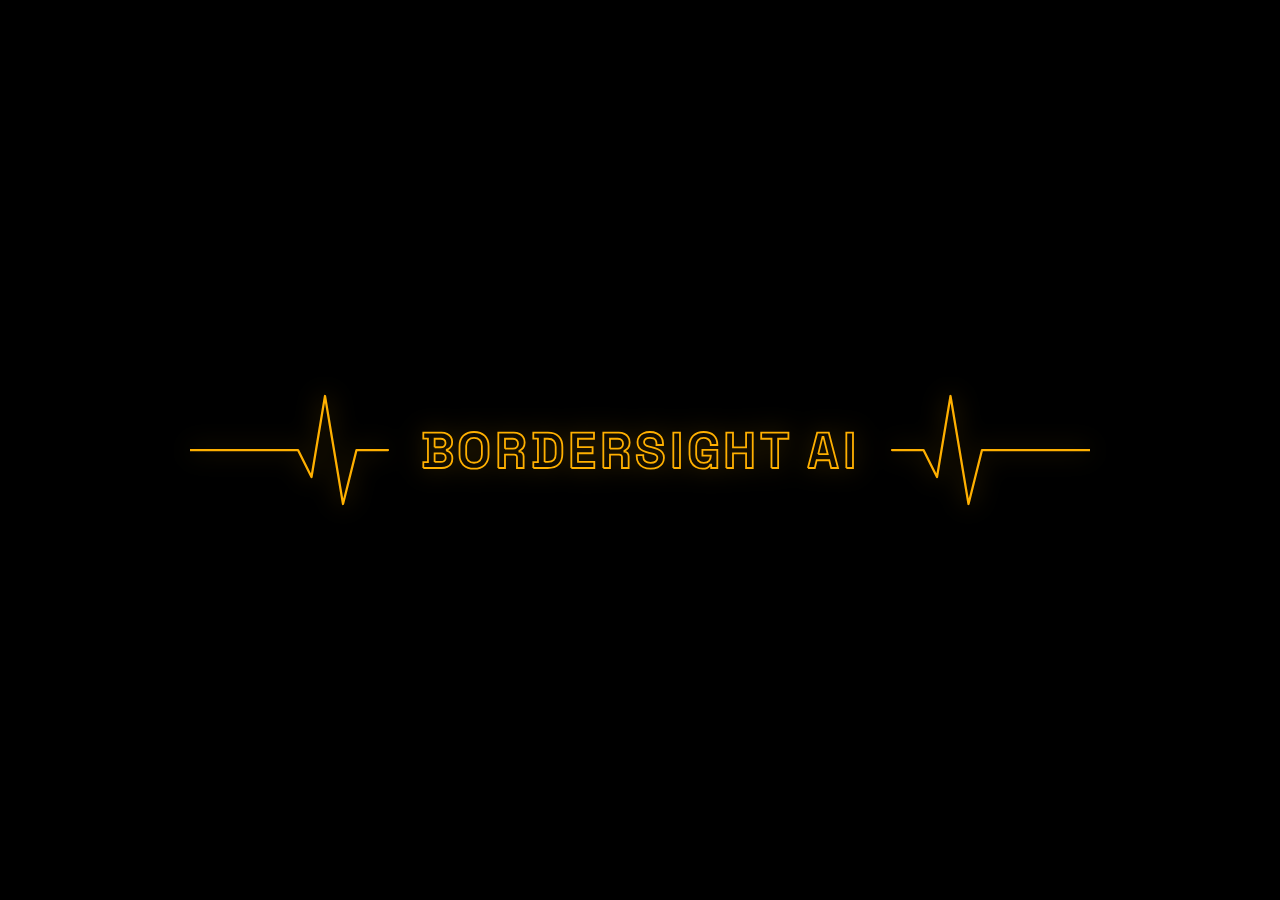
<file: cameras.html>
<!DOCTYPE html>
<html lang="en">
<head>
    <meta charset="UTF-8">
    <meta name="viewport" content="width=device-width, initial-scale=1.0">
    <title>Live Cameras – BorderSight AI</title>
    <link rel="icon" type="image/png" href="https://img.icons8.com/?size=100&id=8JMMREWXgIYs&format=png&color=000000">
    <!-- Google Fonts for professional technical dashboard styling -->
    <link href="https://fonts.googleapis.com/css2?family=Inter:wght@400;500;600;700&family=JetBrains+Mono:wght@400;500;700&display=swap" rel="stylesheet">
    <!-- Global Theme System -->
    <link rel="stylesheet" href="theme.css">
    <style>
        /* Updated Color Palette Variables */
        :root {
            --bg-main: #030303;
            --sidebar-bg: rgba(7, 7, 7, 0.9);
            --card-bg: #0D0D0D;
            --card-hover: #141414;
            --border-color: #242424;
            
            --primary: #FFFFFF;
            --primary-glow: rgba(255, 255, 255, 0.08);
            
            --secondary-text: #A1A1A1;
            --muted-text: #666666;
            
            --accent: #FFB000;
            --accent-hover: #FFC533;
            --accent-glow: rgba(255, 176, 0, 0.12);
            
            --success: #22C55E;
            --warning: #FFB000;
            --critical: #FF3B30;
            --info: #3B82F6;
            
            --transition-speed: 280ms;
            --sidebar-width: 280px;
            --sidebar-collapsed-width: 80px;
        }

        /* Reset & Base Styles */
        * {
            box-sizing: border-box;
            margin: 0;
            padding: 0;
            font-family: var(--font-family);
        }

        body {
            background-color: var(--bg-main);
            color: var(--primary);
            display: flex;
            min-height: 100vh;
            overflow-x: hidden;
        }

        /* Layout Container */
        .app-container {
            display: flex;
            width: 100%;
            position: relative;
        }

        /* --- SIDEBAR STYLES --- */
        .sidebar {
            width: var(--sidebar-width);
            height: 100vh;
            background-color: var(--sidebar-bg);
            backdrop-filter: blur(12px);
            -webkit-backdrop-filter: blur(12px);
            border-right: 1px solid var(--border-color);
            position: fixed;
            top: 0;
            left: 0;
            display: flex;
            flex-direction: column;
            justify-content: space-between;
            z-index: 100;
            transition: width var(--transition-speed) cubic-bezier(0.4, 0, 0.2, 1);
        }

        .sidebar.collapsed {
            width: var(--sidebar-collapsed-width);
        }

        .sidebar-header {
            padding: 24px 20px;
            display: flex;
            align-items: center;
            justify-content: space-between;
            border-bottom: 1px solid var(--border-color);
            min-height: 80px;
        }

        .logo-box {
            display: flex;
            align-items: center;
            gap: 12px;
            overflow: hidden;
            white-space: nowrap;
            text-decoration: none;
        }

        .logo-icon {
            font-size: 24px;
            color: var(--accent);
            flex-shrink: 0;
            display: flex;
            align-items: center;
            justify-content: center;
            width: 32px;
            height: 32px;
        }

        .logo-text {
            display: flex;
            flex-direction: column;
            transition: opacity var(--transition-speed) ease, visibility var(--transition-speed) ease;
        }

        .logo-title {
            font-size: 15px;
            font-weight: 700;
            color: var(--primary);
            letter-spacing: 0.5px;
        }

        .logo-subtitle {
            font-size: 11px;
            color: var(--muted-text);
            font-family: var(--font-family-mono);
            text-transform: uppercase;
        }

        .collapse-btn {
            background: transparent;
            border: 1px solid var(--border-color);
            color: var(--muted-text);
            width: 28px;
            height: 28px;
            border-radius: 6px;
            cursor: pointer;
            display: flex;
            align-items: center;
            justify-content: center;
            transition: all 0.2s ease;
            flex-shrink: 0;
        }

        .collapse-btn:hover {
            background: var(--card-bg);
            color: var(--accent);
            border-color: var(--accent);
        }

        .sidebar.collapsed .collapse-btn svg {
            transform: rotate(180deg);
        }

        .sidebar-nav {
            flex: 1;
            overflow-y: auto;
            overflow-x: hidden;
            padding: 16px 12px;
            display: flex;
            flex-direction: column;
            gap: 20px;
        }

        .sidebar-nav::-webkit-scrollbar {
            width: 4px;
        }
        .sidebar-nav::-webkit-scrollbar-thumb {
            background: var(--border-color);
            border-radius: 2px;
        }

        .nav-section {
            display: flex;
            flex-direction: column;
            gap: 4px;
        }

        .nav-category {
            font-size: 10px;
            font-weight: 700;
            font-family: var(--font-family-mono);
            color: var(--muted-text);
            padding: 0 12px 8px 12px;
            letter-spacing: 1px;
            text-transform: uppercase;
            transition: opacity var(--transition-speed) ease;
            white-space: nowrap;
        }

        .sidebar.collapsed .nav-category {
            opacity: 0;
            visibility: hidden;
            height: 0;
            padding: 0;
            margin: 0;
        }

        .nav-item {
            position: relative;
            display: flex;
            align-items: center;
            gap: 12px;
            padding: 10px 12px;
            border-radius: 8px;
            color: var(--secondary-text);
            text-decoration: none;
            font-size: 13px;
            font-weight: 500;
            transition: all var(--transition-speed) cubic-bezier(0.4, 0, 0.2, 1);
            background: transparent;
            cursor: pointer;
            border: 1px solid transparent;
            white-space: nowrap;
        }

        .nav-item svg {
            width: 18px;
            height: 18px;
            flex-shrink: 0;
            transition: transform var(--transition-speed) ease, color var(--transition-speed) ease;
        }

        .nav-item span.nav-text {
            transition: opacity var(--transition-speed) ease;
        }

        .sidebar.collapsed .nav-item span.nav-text {
            opacity: 0;
            visibility: hidden;
            position: absolute;
        }

        .nav-item::before {
            content: '';
            position: absolute;
            left: 0;
            top: 20%;
            height: 60%;
            width: 3px;
            background-color: var(--accent);
            border-radius: 0 3px 3px 0;
            opacity: 0;
            transform: scaleY(0);
            transition: all var(--transition-speed) cubic-bezier(0.4, 0, 0.2, 1);
            box-shadow: 0 0 10px var(--accent);
        }

        .nav-item:hover {
            color: var(--primary);
            background: linear-gradient(90deg, var(--accent-glow) 0%, rgba(0,0,0,0) 100%);
            border-color: rgba(255, 176, 0, 0.15);
            padding-left: 16px;
        }

        .nav-item:hover svg {
            transform: scale(1.1) rotate(4deg);
            color: var(--accent);
        }

        .nav-item:hover::before {
            opacity: 1;
            transform: scaleY(1);
        }

        .nav-item.active {
            color: var(--accent);
            background: var(--accent-glow);
            border-color: rgba(255, 176, 0, 0.3);
            font-weight: 600;
        }

        .nav-item.active::before {
            opacity: 1;
            transform: scaleY(1);
        }

        .nav-item.active svg {
            color: var(--accent);
        }

        .badge {
            margin-left: auto;
            background-color: var(--critical);
            color: white;
            font-size: 10px;
            font-weight: 700;
            padding: 2px 6px;
            border-radius: 10px;
            font-family: var(--font-family-mono);
            transition: opacity var(--transition-speed) ease;
        }

        .sidebar.collapsed .badge {
            position: absolute;
            top: 6px;
            right: 10px;
            padding: 1px 4px;
            font-size: 9px;
        }

        .nav-item .tooltip {
            position: absolute;
            left: calc(100% + 12px);
            top: 50%;
            transform: translateY(-50%);
            background: var(--card-bg);
            color: var(--primary);
            padding: 6px 10px;
            border-radius: 4px;
            font-size: 12px;
            white-space: nowrap;
            border: 1px solid var(--border-color);
            box-shadow: 0 4px 12px rgba(0,0,0,0.8);
            opacity: 0;
            visibility: hidden;
            pointer-events: none;
            transition: opacity 0.2s ease, transform 0.2s ease;
            z-index: 1000;
        }

        .sidebar.collapsed .nav-item:hover .tooltip {
            opacity: 1;
            visibility: visible;
            transform: translateY(-50%) translateX(2px);
        }

        .sidebar-footer {
            border-top: 1px solid var(--border-color);
            padding: 16px 12px;
            display: flex;
            flex-direction: column;
            gap: 16px;
            background: rgba(7, 7, 7, 0.6);
        }

        .system-status {
            display: flex;
            flex-direction: column;
            gap: 6px;
            font-family: var(--font-family-mono);
            font-size: 11px;
            color: var(--secondary-text);
            background: var(--card-bg);
            padding: 10px;
            border-radius: 6px;
            border: 1px solid var(--border-color);
            transition: opacity var(--transition-speed) ease;
        }

        .sidebar.collapsed .system-status {
            opacity: 0;
            visibility: hidden;
            height: 0;
            padding: 0;
            margin: 0;
            border: none;
        }

        .status-row {
            display: flex;
            align-items: center;
            justify-content: space-between;
        }

        .live-dot {
            width: 8px;
            height: 8px;
            background-color: var(--success);
            border-radius: 50%;
            display: inline-block;
            box-shadow: 0 0 0 0 rgba(34, 197, 94, 0.7);
            animation: pulse-green 2s infinite;
        }

        @keyframes pulse-green {
            0% { transform: scale(0.95); box-shadow: 0 0 0 0 rgba(34, 197, 94, 0.7); }
            70% { transform: scale(1); box-shadow: 0 0 0 6px rgba(34, 197, 94, 0); }
            100% { transform: scale(0.95); box-shadow: 0 0 0 0 rgba(34, 197, 94, 0); }
        }

        .user-profile {
            display: flex;
            align-items: center;
            gap: 10px;
            padding: 6px;
            border-radius: 8px;
            background: transparent;
            overflow: hidden;
        }

        .user-avatar {
            width: 32px;
            height: 32px;
            border-radius: 6px;
            background: var(--border-color);
            color: var(--accent);
            display: flex;
            align-items: center;
            justify-content: center;
            font-weight: 700;
            font-size: 13px;
            flex-shrink: 0;
            border: 1px solid rgba(255, 176, 0, 0.3);
        }

        .user-info {
            display: flex;
            flex-direction: column;
            transition: opacity var(--transition-speed) ease;
            white-space: nowrap;
        }

        .sidebar.collapsed .user-info {
            opacity: 0;
            visibility: hidden;
            width: 0;
        }

        .user-name {
            font-size: 12px;
            font-weight: 600;
            color: var(--primary);
        }

        .user-role {
            font-size: 10px;
            color: var(--muted-text);
            font-family: var(--font-family-mono);
        }

        /* --- MAIN BODY STYLES --- */
        .main-content {
            margin-left: var(--sidebar-width);
            flex: 1;
            padding: 30px 40px;
            transition: margin-left var(--transition-speed) cubic-bezier(0.4, 0, 0.2, 1);
            background-color: var(--bg-main);
            min-height: 100vh;
            display: flex;
            flex-direction: column;
            gap: 24px;
        }

        .sidebar.collapsed ~ .main-content {
            margin-left: var(--sidebar-collapsed-width);
        }

        /* Live Date/Time Badge */
        .live-datetime { display:flex; align-items:center; gap:8px; font-family: var(--font-family-mono); font-size:12px; color:var(--secondary-text); background:var(--card-bg); border:1px solid var(--border-color); padding:6px 14px; border-radius:6px; margin-top:8px; width:fit-content; }
        .live-datetime .live-dot { width:7px; height:7px; flex-shrink:0; }
        .live-datetime .dt-value { color:var(--accent); font-weight:600; }

        .command-header-wrapper {
            display: flex;
            justify-content: space-between;
            align-items: flex-end;
            border-bottom: 1px solid var(--border-color);
            padding-bottom: 20px;
            flex-wrap: wrap;
            gap: 20px;
        }

        .command-title {
            font-size: 28px;
            font-weight: 700;
            color: var(--primary);
            letter-spacing: -0.5px;
            margin-bottom: 6px;
        }

        .command-title span {
            color: var(--accent);
        }

        .command-subtitle {
            font-size: 13px;
            color: var(--muted-text);
            font-family: var(--font-family-mono);
        }

        .header-stats {
            display: flex;
            gap: 24px;
            align-items: center;
            background: var(--card-bg);
            border: 1px solid var(--border-color);
            padding: 12px 20px;
            border-radius: 10px;
        }

        .stat-item {
            display: flex;
            flex-direction: column;
            gap: 2px;
        }

        .stat-label {
            font-size: 10px;
            font-family: var(--font-family-mono);
            color: var(--muted-text);
            letter-spacing: 0.5px;
        }

        .stat-value {
            font-size: 18px;
            font-weight: 700;
            font-family: var(--font-family-mono);
            color: var(--primary);
        }

        .stat-value.accent { color: var(--accent); }
        .stat-value.critical { color: var(--critical); }
        .stat-value.success { color: var(--success); font-size: 14px; display: flex; align-items: center; gap: 6px; }

        .stat-subtext {
            font-size: 10px;
            color: var(--muted-text);
            font-family: var(--font-family-mono);
        }

        /* Filter Controls Bar */
        .filter-bar {
            display: flex;
            justify-content: space-between;
            align-items: center;
            flex-wrap: wrap;
            gap: 12px;
        }

        .filter-groups {
            display: flex;
            gap: 8px;
            flex-wrap: wrap;
        }

        .filter-btn {
            background-color: var(--card-bg);
            border: 1px solid var(--border-color);
            color: var(--secondary-text);
            padding: 7px 12px;
            border-radius: 6px;
            font-size: 11px;
            font-family: var(--font-family-mono);
            cursor: pointer;
            transition: all 0.2s ease;
            display: flex;
            align-items: center;
            gap: 6px;
        }

        .filter-btn:hover, .filter-btn.active {
            background-color: var(--card-hover);
            border-color: var(--accent);
            color: var(--accent);
        }

        .filter-right {
            display: flex;
            gap: 8px;
            align-items: center;
        }

        .view-mode-btn {
            background-color: var(--card-bg);
            border: 1px solid var(--border-color);
            color: var(--secondary-text);
            width: 32px;
            height: 32px;
            border-radius: 6px;
            display: flex;
            align-items: center;
            justify-content: center;
            cursor: pointer;
            transition: all 0.2s ease;
        }

        .view-mode-btn.active, .view-mode-btn:hover {
            color: var(--accent);
            border-color: var(--accent);
            background: var(--accent-glow);
        }

        .sort-dropdown {
            background-color: var(--card-bg);
            border: 1px solid var(--border-color);
            color: var(--secondary-text);
            padding: 7px 12px;
            border-radius: 6px;
            font-size: 11px;
            font-family: var(--font-family-mono);
            cursor: pointer;
            outline: none;
        }

        /* Camera Grid Layout */
        .camera-grid {
            display: grid;
            grid-template-columns: repeat(3, 1fr);
            gap: 16px;
        }

        @media (max-width: 1300px) {
            .camera-grid {
                grid-template-columns: repeat(2, 1fr);
            }
        }
        @media (max-width: 900px) {
            .camera-grid {
                grid-template-columns: 1fr;
            }
        }

        .camera-card {
            background-color: var(--card-bg);
            border: 1px solid var(--border-color);
            border-radius: 10px;
            overflow: hidden;
            transition: all 0.2s ease;
            position: relative;
        }

        .camera-screen {
            height: 180px;
            background-color: #000;
            position: relative;
            display: flex;
            align-items: center;
            justify-content: center;
            overflow: hidden;
            border-bottom: 1px solid var(--border-color);
        }

        .camera-screen::before {
            content: '';
            position: absolute;
            inset: 0;
            background: linear-gradient(rgba(13, 13, 13, 0) 50%, rgba(0, 0, 0, 0.3) 50%), 
                        linear-gradient(90deg, rgba(255, 0, 0, 0.03), rgba(0, 255, 0, 0.01), rgba(0, 0, 255, 0.03));
            background-size: 100% 4px, 6px 100%;
            pointer-events: none;
            z-index: 2;
        }

        .rec-indicator {
            position: absolute;
            bottom: 10px;
            right: 10px;
            z-index: 6;
            display: flex;
            align-items: center;
            gap: 5px;
            background: rgba(3, 3, 3, 0.8);
            border: 1px solid rgba(255, 59, 48, 0.5);
            color: var(--critical);
            font-family: var(--font-family-mono);
            font-size: 10px;
            font-weight: 700;
            letter-spacing: 0.5px;
            padding: 3px 7px;
            border-radius: 4px;
        }

        .rec-dot {
            width: 6px;
            height: 6px;
            border-radius: 50%;
            background: var(--critical);
            animation: rec-blink 1s infinite;
        }

        @keyframes rec-blink {
            0%, 100% { opacity: 1; }
            50% { opacity: 0.2; }
        }

        .snapshot-flash {
            position: absolute;
            inset: 0;
            background: #fff;
            opacity: 0.85;
            z-index: 10;
            pointer-events: none;
            animation: snapshot-fade 0.35s ease-out forwards;
        }

        @keyframes snapshot-fade {
            from { opacity: 0.85; }
            to { opacity: 0; }
        }

        /* Transparent layer sitting above the video iframe so the video itself
           never receives hover/mouseover states (blocks YouTube's own hover UI,
           prevents accidental interaction with embedded player chrome). */
        .video-hover-blocker {
            position: absolute;
            inset: 0;
            z-index: 3;
            background: transparent;
            cursor: default;
        }

        /* Clip YouTube title bar & bottom controls by overflowing the iframe
           outside its container. Scale up slightly so the video still fills
           the frame after cropping. */
        .yt-clip-wrap {
            position: absolute;
            inset: 0;
            overflow: hidden;
        }

        .yt-clip-wrap iframe {
            position: absolute;
            /* Push top & bottom chrome outside the visible box */
            top: -42px;
            left: -2px;
            width: calc(100% + 4px);
            height: calc(100% + 84px);
            border: 0;
            pointer-events: none;
        }

        .simulated-feed {
            position: absolute;
            inset: 0;
            width: 100%;
            height: 100%;
            object-fit: cover;
            opacity: 0.75;
            filter: contrast(120%) grayscale(10%);
        }

        .camera-overlay-info {
            position: absolute;
            top: 10px;
            left: 10px;
            right: 10px;
            display: flex;
            justify-content: space-between;
            align-items: center;
            z-index: 5;
            font-family: var(--font-family-mono);
            font-size: 10px;
        }

        .cam-tag-group {
            display: flex;
            align-items: center;
            gap: 6px;
        }

        .cam-tag {
            background: rgba(3, 3, 3, 0.8);
            padding: 3px 6px;
            border-radius: 4px;
            border: 1px solid var(--border-color);
            color: var(--primary);
            letter-spacing: 0.5px;
        }

        .fav-star {
            color: var(--muted-text);
            cursor: pointer;
            transition: color 0.2s;
        }
        .fav-star:hover, .fav-star.favorited { color: var(--accent); }

        .cam-live-badge {
            background: rgba(34, 197, 94, 0.15);
            color: var(--success);
            border: 1px solid rgba(34, 197, 94, 0.3);
            padding: 3px 6px;
            border-radius: 4px;
            display: flex;
            align-items: center;
            gap: 4px;
        }

        .cam-alert-badge {
            background: rgba(255, 59, 48, 0.2);
            color: var(--critical);
            border: 1px solid rgba(255, 59, 48, 0.4);
            padding: 3px 6px;
            border-radius: 4px;
            display: flex;
            align-items: center;
            gap: 4px;
            animation: pulse-red 1.5s infinite;
        }

        .cam-warning-badge {
            background: rgba(255, 176, 0, 0.2);
            color: var(--warning);
            border: 1px solid rgba(255, 176, 0, 0.4);
            padding: 3px 6px;
            border-radius: 4px;
            display: flex;
            align-items: center;
            gap: 4px;
        }

        @keyframes pulse-red {
            0% { opacity: 1; }
            50% { opacity: 0.5; }
            100% { opacity: 1; }
        }

        .camera-footer {
            padding: 12px 14px;
            display: flex;
            justify-content: space-between;
            align-items: center;
            background-color: var(--card-bg);
        }

        .camera-name {
            font-size: 13px;
            font-weight: 600;
            color: var(--primary);
            margin-bottom: 2px;
        }

        .camera-meta {
            font-size: 10px;
            color: var(--muted-text);
            font-family: var(--font-family-mono);
        }

        .camera-actions {
            display: flex;
            gap: 6px;
            align-items: center;
        }

        .action-icon-btn {
            background: transparent;
            border: 1px solid var(--border-color);
            color: var(--secondary-text);
            padding: 3px 8px;
            font-size: 10px;
            font-family: var(--font-family-mono);
            border-radius: 4px;
            display: flex;
            align-items: center;
            justify-content: center;
            cursor: pointer;
            transition: all 0.2s ease;
        }

        .action-icon-btn.icon-only {
            width: 26px;
            height: 26px;
            padding: 0;
        }

        .action-icon-btn:hover, .action-icon-btn.active {
            color: var(--accent);
            border-color: var(--accent);
            background: var(--accent-glow);
        }

        .action-icon-btn.recording {
            color: var(--critical);
            border-color: var(--critical);
            background: rgba(255, 59, 48, 0.15);
            animation: pulse-red 1.2s infinite;
        }

        /* Bottom Controls & System Health Panels */
        .bottom-panels-grid {
            display: grid;
            grid-template-columns: repeat(4, 1fr);
            gap: 16px;
            margin-top: 4px;
        }

        @media (max-width: 1200px) {
            .bottom-panels-grid {
                grid-template-columns: repeat(2, 1fr);
            }
        }
        @media (max-width: 700px) {
            .bottom-panels-grid {
                grid-template-columns: 1fr;
            }
        }

        .panel-card {
            background-color: var(--card-bg);
            border: 1px solid var(--border-color);
            border-radius: 10px;
            padding: 16px;
            display: flex;
            flex-direction: column;
            gap: 12px;
        }

        .panel-title {
            font-size: 11px;
            font-weight: 700;
            font-family: var(--font-family-mono);
            color: var(--muted-text);
            letter-spacing: 0.5px;
            text-transform: uppercase;
        }

        /* PTZ Controls Pad */
        .ptz-pad {
            display: grid;
            grid-template-columns: repeat(3, 1fr);
            gap: 4px;
            width: 110px;
            margin: 0 auto;
            align-items: center;
            justify-items: center;
        }

        .ptz-btn {
            background: var(--card-hover);
            border: 1px solid var(--border-color);
            color: var(--secondary-text);
            width: 30px;
            height: 30px;
            border-radius: 6px;
            display: flex;
            align-items: center;
            justify-content: center;
            cursor: pointer;
            transition: all 0.2s;
        }

        .ptz-btn:hover, .ptz-btn:active {
            color: var(--accent);
            border-color: var(--accent);
            background: var(--accent-glow);
        }

        .ptz-center {
            background: var(--border-color);
            border-radius: 50%;
            width: 10px;
            height: 10px;
        }

        /* Quick Actions Grid */
        .quick-actions-grid {
            display: grid;
            grid-template-columns: repeat(4, 1fr);
            gap: 8px;
        }

        .quick-action-item {
            background: var(--card-hover);
            border: 1px solid var(--border-color);
            border-radius: 8px;
            padding: 10px 6px;
            display: flex;
            flex-direction: column;
            align-items: center;
            gap: 6px;
            cursor: pointer;
            transition: all 0.2s;
            color: var(--secondary-text);
            font-size: 10px;
            font-family: var(--font-family-mono);
        }

        .quick-action-item:hover, .quick-action-item.active {
            color: var(--accent);
            border-color: var(--accent);
            background: var(--accent-glow);
        }

        /* Alert Filter Mini Cards */
        .alert-filter-grid {
            display: grid;
            grid-template-columns: repeat(2, 1fr);
            gap: 8px;
        }

        .alert-filter-card {
            background: var(--card-hover);
            border: 1px solid var(--border-color);
            border-radius: 8px;
            padding: 10px;
            display: flex;
            justify-content: space-between;
            align-items: center;
            cursor: pointer;
            transition: all 0.2s;
        }

        .alert-filter-card:hover, .alert-filter-card.active {
            border-color: var(--accent);
            background: var(--accent-glow);
        }

        .alert-filter-card span:first-child {
            font-size: 11px;
            font-family: var(--font-family-mono);
            color: var(--secondary-text);
        }

        .alert-count-badge {
            font-size: 11px;
            font-family: var(--font-family-mono);
            font-weight: 700;
            padding: 2px 6px;
            border-radius: 4px;
        }
        .alert-count-badge.all { background: rgba(255,255,255,0.1); color: var(--primary); }
        .alert-count-badge.critical { background: rgba(255,59,48,0.2); color: var(--critical); }
        .alert-count-badge.warning { background: rgba(255,176,0,0.2); color: var(--warning); }

        /* System Health Metrics */
        .health-metrics-grid {
            display: grid;
            grid-template-columns: repeat(4, 1fr);
            gap: 8px;
        }

        @media (max-width: 1200px) {
            .health-metrics-grid {
                grid-template-columns: repeat(2, 1fr);
            }
        }

        .health-metric-card {
            background: var(--card-hover);
            border: 1px solid var(--border-color);
            border-radius: 8px;
            padding: 10px;
            display: flex;
            flex-direction: column;
            gap: 6px;
            align-items: center;
            text-align: center;
        }

        .health-label {
            font-size: 10px;
            font-family: var(--font-family-mono);
            color: var(--muted-text);
        }

        .health-val {
            font-size: 13px;
            font-weight: 700;
            font-family: var(--font-family-mono);
            color: var(--primary);
        }

        .mini-sparkline {
            width: 100%;
            height: 18px;
            display: flex;
            align-items: flex-end;
            gap: 2px;
            justify-content: center;
        }

        .spark-bar {
            width: 4px;
            background: var(--border-color);
            border-radius: 1px;
        }
        .spark-bar.active { background: var(--accent); }

        /* Modal Overlay for Fullscreen Feed */
        .modal-overlay {
            position: fixed;
            inset: 0;
            background: rgba(0, 0, 0, 0.88);
            backdrop-filter: blur(10px);
            z-index: 1000;
            display: none;
            align-items: center;
            justify-content: center;
            padding: 30px;
        }
        .modal-overlay.active {
            display: flex;
        }
        .modal-content {
            background: var(--card-bg);
            border: 1px solid var(--accent);
            border-radius: 14px;
            width: 100%;
            max-width: 960px;
            overflow: hidden;
            box-shadow: 0 0 40px rgba(255,176,0,0.18);
            display: flex;
            flex-direction: column;
        }
        .modal-header {
            padding: 14px 18px;
            display: flex;
            justify-content: space-between;
            align-items: center;
            border-bottom: 1px solid var(--border-color);
            font-family: var(--font-family-mono);
            gap: 12px;
        }
        .modal-header-left {
            display: flex;
            align-items: center;
            gap: 10px;
            flex: 1;
            min-width: 0;
        }
        .modal-rec-dot {
            width: 8px; height: 8px; background: var(--critical);
            border-radius: 50%; flex-shrink: 0;
            animation: pulse-red-modal 1.2s infinite;
        }
        @keyframes pulse-red-modal { 0%,100%{opacity:1} 50%{opacity:0.3} }
        .modal-title-text {
            font-size: 13px; font-weight: 700; color: var(--primary);
            white-space: nowrap; overflow: hidden; text-overflow: ellipsis;
        }
        .modal-cam-badge {
            font-size: 10px; color: var(--accent);
            background: var(--accent-glow); padding: 2px 8px;
            border-radius: 4px; border: 1px solid rgba(255,176,0,0.3);
            flex-shrink: 0;
        }
        .modal-header-right {
            display: flex; align-items: center; gap: 8px; flex-shrink: 0;
        }
        .modal-nav-btn {
            background: var(--card-hover); border: 1px solid var(--border-color);
            color: var(--secondary-text); padding: 5px 12px; border-radius: 6px;
            cursor: pointer; font-size: 11px; font-family: var(--font-family-mono);
            font-weight: 700; letter-spacing: 0.5px;
            display: flex; align-items: center; gap: 5px;
            transition: all 0.2s ease;
        }
        .modal-nav-btn:hover {
            background: var(--accent-glow); border-color: var(--accent);
            color: var(--accent);
        }
        .modal-nav-btn svg { flex-shrink: 0; }
        .close-modal {
            background: transparent; border: 1px solid var(--border-color);
            color: var(--secondary-text); width: 28px; height: 28px;
            border-radius: 6px; cursor: pointer; font-size: 16px;
            display: flex; align-items: center; justify-content: center;
            transition: all 0.2s ease;
        }
        .close-modal:hover { background: rgba(255,59,48,0.15); border-color: var(--critical); color: var(--critical); }

        /* Video wrapper — no date overlay */
        .modal-body {
            height: 440px;
            position: relative;
            background: #000;
        }
        .modal-body iframe,
        .modal-body video {
            position: absolute;
            top: 0; left: 0;
            width: 100%; height: 100%; border: 0; display: block;
            z-index: 1;
        }

        /* Overlays on video */
        .modal-video-overlay {
            position: absolute; top: 0; left: 0; right: 0;
            pointer-events: none; z-index: 3;
            padding: 10px 14px;
            display: flex; justify-content: space-between; align-items: flex-start;
        }
        .modal-sector-tag {
            font-size: 9px; font-family: var(--font-family-mono);
            font-weight: 700; letter-spacing: 1px;
            background: rgba(255,176,0,0.85); color: #000;
            padding: 3px 8px; border-radius: 3px;
        }
        .modal-live-badge {
            display: flex; align-items: center; gap: 5px;
            background: rgba(255,59,48,0.85); color: #fff;
            font-size: 9px; font-family: var(--font-family-mono); font-weight: 700;
            padding: 3px 8px; border-radius: 3px; letter-spacing: 0.5px;
        }
        .modal-live-badge .blink { animation: pulse-red-modal 1.2s infinite; }

        /* Info strip below video */
        .modal-info-strip {
            padding: 10px 18px;
            border-top: 1px solid var(--border-color);
            display: flex; align-items: center; gap: 20px;
            font-family: var(--font-family-mono); font-size: 11px;
            color: var(--secondary-text);
            background: rgba(7,7,7,0.8);
            flex-wrap: wrap;
        }
        .modal-info-item { display: flex; flex-direction: column; gap: 2px; }
        .modal-info-label { font-size: 9px; color: var(--muted-text); text-transform: uppercase; letter-spacing: 0.8px; }
        .modal-info-value { color: var(--primary); font-weight: 600; font-size: 11px; }
        .modal-info-value.accent { color: var(--accent); }
        .modal-info-value.success { color: var(--success); }
        .modal-info-value.critical { color: var(--critical); }
        .modal-info-value.warning { color: var(--warning); }
        .modal-info-sep { width: 1px; height: 28px; background: var(--border-color); flex-shrink: 0; }

        /* Action footer */
        .modal-footer {
            padding: 10px 18px;
            border-top: 1px solid var(--border-color);
            display: flex; align-items: center; justify-content: space-between;
            gap: 10px; background: var(--card-bg);
        }
        .modal-footer-left { display: flex; align-items: center; gap: 8px; }
        .modal-action-btn {
            background: var(--card-hover); border: 1px solid var(--border-color);
            color: var(--secondary-text); padding: 6px 12px; border-radius: 6px;
            cursor: pointer; font-size: 11px; font-family: var(--font-family-mono);
            display: flex; align-items: center; gap: 6px; transition: all 0.2s ease;
        }
        .modal-action-btn:hover { border-color: var(--accent); color: var(--accent); background: var(--accent-glow); }
        .modal-action-btn.danger:hover { border-color: var(--critical); color: var(--critical); background: rgba(255,59,48,0.1); }
        .modal-counter {
            font-family: var(--font-family-mono); font-size: 11px;
            color: var(--muted-text);
        }

        /* Notification Toast */
        .toast-container {
            position: fixed;
            bottom: 24px;
            right: 24px;
            z-index: 1100;
            display: flex;
            flex-direction: column;
            gap: 10px;
        }
        .toast {
            background: var(--card-bg);
            border: 1px solid var(--accent);
            color: var(--primary);
            padding: 12px 18px;
            border-radius: 8px;
            font-size: 12px;
            font-family: var(--font-family-mono);
            box-shadow: 0 5px 20px rgba(0,0,0,0.8);
            display: flex;
            align-items: center;
            gap: 10px;
            animation: slideIn 0.3s ease, fadeOut 0.3s ease 2.7s forwards;
        }
        @keyframes slideIn { from { transform: translateY(100px); opacity: 0; } to { transform: translateY(0); opacity: 1; } }
        @keyframes fadeOut { to { opacity: 0; visibility: hidden; } }

        @media (max-width: 768px) {
            .sidebar {
                width: var(--sidebar-collapsed-width);
            }
            .sidebar .nav-text,
            .sidebar .nav-category,
            .sidebar .logo-text,
            .sidebar .system-status,
            .sidebar .user-info {
                opacity: 0;
                visibility: hidden;
                display: none;
            }
            .main-content {
                margin-left: var(--sidebar-collapsed-width);
                padding: 16px;
            }
        }
    </style>
</head>
<body>

    <div class="app-container">
        
        <!-- SIDEBAR NAVIGATION -->
        <aside class="sidebar" id="sidebar">
            
            <!-- Logo Section -->
            <div class="sidebar-header">
                <a href="index.html" class="logo-box">
                    <div class="logo-icon">
                        <svg viewBox="0 0 24 24" width="24" height="24" stroke="currentColor" stroke-width="2.5" fill="none" stroke-linecap="round" stroke-linejoin="round">
                            <path d="M12 22s8-4 8-10V5l-8-3-8 3v7c0 6 8 10 8 10z"></path>
                        </svg>
                    </div>
                    <div class="logo-text">
                        <span class="logo-title">BORDER SIGHT AI</span>
                        <span class="logo-subtitle">Border Surveillance AI</span>
                    </div>
                </a>
                <button class="collapse-btn" id="collapseBtn" title="Toggle Sidebar">
                    <svg viewBox="0 0 24 24" width="16" height="16" stroke="currentColor" stroke-width="2" fill="none" stroke-linecap="round" stroke-linejoin="round">
                        <polyline points="15 18 9 12 15 6"></polyline>
                    </svg>
                </button>
            </div>

            <!-- Navigation Links -->
            <div class="sidebar-nav">
                
                <!-- MONITORING -->
                <div class="nav-section">
                    <span class="nav-category">Monitoring</span>
                    <a href="dashboard.html" class="nav-item" data-page="dashboard.html">
                        <svg viewBox="0 0 24 24" stroke="currentColor" stroke-width="2" fill="none" stroke-linecap="round" stroke-linejoin="round"><rect x="3" y="3" width="7" height="7"></rect><rect x="14" y="3" width="7" height="7"></rect><rect x="14" y="14" width="7" height="7"></rect><rect x="3" y="14" width="7" height="7"></rect></svg>
                        <span class="nav-text">Dashboard</span>
                        <span class="tooltip">Dashboard</span>
                    </a>
                    <a href="cameras.html" class="nav-item" data-page="cameras.html">
                        <svg viewBox="0 0 24 24" stroke="currentColor" stroke-width="2" fill="none" stroke-linecap="round" stroke-linejoin="round"><path d="M23 7l-7 5 7 5V7z"></path><rect x="1" y="5" width="15" height="14" rx="2" ry="2"></rect></svg>
                        <span class="nav-text">Live Cameras</span>
                        <span class="tooltip">Live Cameras</span>
                    </a>
                    <a href="alerts.html" class="nav-item" data-page="alerts.html">
                        <svg viewBox="0 0 24 24" stroke="currentColor" stroke-width="2" fill="none" stroke-linecap="round" stroke-linejoin="round"><path d="M18 8A6 6 0 0 0 6 8c0 7-3 9-3 9h18s-3-2-3-9"></path><path d="M13.73 21a2 2 0 0 1-3.46 0"></path></svg>
                        <span class="nav-text">Alerts</span>
                        <span class="badge">4</span>
                        <span class="tooltip">Alerts</span>
                    </a>
                    <a href="incidents.html" class="nav-item" data-page="incidents.html">
                        <svg viewBox="0 0 24 24" stroke="currentColor" stroke-width="2" fill="none" stroke-linecap="round" stroke-linejoin="round"><circle cx="12" cy="12" r="10"></circle><line x1="12" y1="8" x2="12" y2="12"></line><line x1="12" y1="16" x2="12.01" y2="16"></line></svg>
                        <span class="nav-text">Incidents</span>
                        <span class="tooltip">Incidents</span>
                    </a>
                </div>

                <!-- AI INTELLIGENCE -->
                <div class="nav-section">
                    <span class="nav-category">AI Intelligence</span>
                    <a href="detection.html" class="nav-item" data-page="detection.html">
                        <svg viewBox="0 0 24 24" stroke="currentColor" stroke-width="2" fill="none" stroke-linecap="round" stroke-linejoin="round"><path d="M2 12s3-7 10-7 10 7 10 7-3 7-10 7-10-7-10-7Z"></path><circle cx="12" cy="12" r="3"></circle></svg>
                        <span class="nav-text">AI Detection</span>
                        <span class="tooltip">AI Detection</span>
                    </a>
                    <a href="tracking.html" class="nav-item" data-page="tracking.html">
                        <svg viewBox="0 0 24 24" stroke="currentColor" stroke-width="2" fill="none" stroke-linecap="round" stroke-linejoin="round"><polyline points="22 12 18 12 15 21 9 3 6 12 2 12"></polyline></svg>
                        <span class="nav-text">Tracking</span>
                        <span class="tooltip">Tracking</span>
                    </a>
                    <a href="zones.html" class="nav-item" data-page="zones.html">
                        <svg viewBox="0 0 24 24" stroke="currentColor" stroke-width="2" fill="none" stroke-linecap="round" stroke-linejoin="round"><polygon points="12 2 2 7 12 12 22 7 12 2"></polygon><polyline points="2 17 12 22 22 17"></polyline><polyline points="2 12 12 17 22 12"></polyline></svg>
                        <span class="nav-text">Zones & Fences</span>
                        <span class="tooltip">Zones & Fences</span>
                    </a>
                </div>

                <!-- MAP -->
                <div class="nav-section">
                    <span class="nav-category">Map</span>
                    <a href="map.html" class="nav-item" data-page="map.html">
                        <svg viewBox="0 0 24 24" stroke="currentColor" stroke-width="2" fill="none" stroke-linecap="round" stroke-linejoin="round"><polygon points="1 6 1 22 8 18 16 22 23 18 23 2 16 6 8 2 1 6"></polygon><line x1="8" y1="2" x2="8" y2="18"></line><line x1="16" y1="6" x2="16" y2="22"></line></svg>
                        <span class="nav-text">Map & Heatmap</span>
                        <span class="tooltip">Map & Heatmap</span>
                    </a>
                </div>

                <!-- ANALYTICS -->
                <div class="nav-section">
                    <span class="nav-category">Analytics</span>
                    <a href="analytics.html" class="nav-item" data-page="analytics.html">
                        <svg viewBox="0 0 24 24" stroke="currentColor" stroke-width="2" fill="none" stroke-linecap="round" stroke-linejoin="round"><line x1="18" y1="20" x2="18" y2="10"></line><line x1="12" y1="20" x2="12" y2="4"></line><line x1="6" y1="20" x2="6" y2="14"></line></svg>
                        <span class="nav-text">Analytics</span>
                        <span class="tooltip">Analytics</span>
                    </a>
                </div>

                <!-- REPORTS -->
                <div class="nav-section">
                    <span class="nav-category">Reports</span>
                    <a href="reports.html" class="nav-item" data-page="reports.html">
                        <svg viewBox="0 0 24 24" stroke="currentColor" stroke-width="2" fill="none" stroke-linecap="round" stroke-linejoin="round"><path d="M14 2H6a2 2 0 0 0-2 2v16a2 2 0 0 0 2 2h12a2 2 0 0 0 2-2V8z"></path><polyline points="14 2 14 8 20 8"></polyline><line x1="16" y1="13" x2="8" y2="13"></line><line x1="16" y1="17" x2="8" y2="17"></line><polyline points="10 9 9 9 8 9"></polyline></svg>
                        <span class="nav-text">Reports</span>
                        <span class="tooltip">Reports</span>
                    </a>
                </div>

                <!-- SYSTEM -->
                <div class="nav-section">
                    <span class="nav-category">System</span>
                    <a href="settings.html" class="nav-item" data-page="settings.html">
                        <svg viewBox="0 0 24 24" stroke="currentColor" stroke-width="2" fill="none" stroke-linecap="round" stroke-linejoin="round"><circle cx="12" cy="12" r="3"></circle><path d="M19.4 15a1.65 1.65 0 0 0 .33 1.82l.06.06a2 2 0 0 1 0 2.83 2 2 0 0 1-2.83 0l-.06-.06a1.65 1.65 0 0 0-1.82-.33 1.65 1.65 0 0 0-1 1.51V21a2 2 0 0 1-2 2 2 2 0 0 1-2-2v-.09A1.65 1.65 0 0 0 9 19.4a1.65 1.65 0 0 0-1.82.33l-.06.06a2 2 0 0 1-2.83 0 2 2 0 0 1 0-2.83l.06-.06a1.65 1.65 0 0 0 .33-1.82 1.65 1.65 0 0 0-1.51-1H3a2 2 0 0 1-2-2 2 2 0 0 1 2-2h.09A1.65 1.65 0 0 0 4.6 9a1.65 1.65 0 0 0-.33-1.82l-.06-.06a2 2 0 0 1 0-2.83 2 2 0 0 1 2.83 0l.06.06a1.65 1.65 0 0 0 1.82.33H9a1.65 1.65 0 0 0 1-1.51V3a2 2 0 0 1 2-2 2 2 0 0 1 2 2v.09a1.65 1.65 0 0 0 1 1.51 1.65 1.65 0 0 0 1.82-.33l.06-.06a2 2 0 0 1 2.83 0 2 2 0 0 1 0 2.83l-.06-.06a1.65 1.65 0 0 0-.33 1.82V9a1.65 1.65 0 0 0 1.51 1H21a2 2 0 0 1 2 2 2 2 0 0 1-2 2h-.09a1.65 1.65 0 0 0-1.51 1z"></path></svg>
                        <span class="nav-text">Settings</span>
                        <span class="tooltip">Settings</span>
                    </a>
                </div>

            </div>

            <!-- Bottom Section (System Status & User) -->
            <div class="sidebar-footer">
                
                <!-- System Status Box -->
                <div class="system-status">
                    <span style="font-weight: 700; color: var(--primary); margin-bottom: 2px;">SYSTEM STATUS</span>
                    <div class="status-row">
                        <span>AI Engine</span>
                        <span style="display:flex; align-items:center; gap:5px;"><span class="live-dot"></span> ONLINE</span>
                    </div>
                    <div class="status-row">
                        <span>Cameras</span>
                        <span style="color: var(--accent);">24/26</span>
                    </div>
                    <div class="status-row">
                        <span>Database</span>
                        <span style="display:flex; align-items:center; gap:5px;"><span class="live-dot"></span> ONLINE</span>
                    </div>
                </div>

                <!-- User Profile Box -->
                <div class="user-profile">
                    <div class="user-avatar">AD</div>
                    <div class="user-info">
                        <span class="user-name">Administrator</span>
                        <span class="user-role">Security Manager</span>
                    </div>
                </div>

            </div>

        </aside>

        <!-- MAIN BODY CONTENT -->
        <main class="main-content">
            <div class="command-header-wrapper">
                <div>
                    <h1 class="command-title">Live <span>Cameras</span></h1>
                    <p class="command-subtitle">Active Perimeter Feeds // Real-time Optical & Thermal Array (6 Units)</p>
                    <div class="live-datetime"><span class="live-dot"></span><span>LIVE &nbsp;|&nbsp;</span><span class="dt-value" id="liveDatetime">--</span></div>
                </div>
                <div class="header-stats">
                    <div class="stat-item">
                        <span class="stat-label">TOTAL CAMERAS</span>
                        <span class="stat-value" id="totalCamerasCount">6</span>
                        <span class="stat-subtext">6 Online</span>
                    </div>
                    <div class="stat-item">
                        <span class="stat-label">ACTIVE FEEDS</span>
                        <span class="stat-value accent">6</span>
                        <span class="stat-subtext">Live Now</span>
                    </div>
                    <div class="stat-item">
                        <span class="stat-label">ALERTS</span>
                        <span class="stat-value critical" id="activeAlertsCount">2</span>
                        <span class="stat-subtext">Requires Attention</span>
                    </div>
                    <div class="stat-item">
                        <span class="stat-label">RECORDING</span>
                        <span class="stat-value success"><span class="live-dot"></span> ON</span>
                        <span class="stat-subtext">All Systems</span>
                    </div>
                </div>
            </div>

            <!-- Filter Controls Bar -->
            <div class="filter-bar">
                <div class="filter-groups" id="filterGroups">
                    <button class="filter-btn active" data-filter="all">All Feeds (6)</button>
                    <button class="filter-btn" data-filter="Thermal">Thermal</button>
                    <button class="filter-btn" data-filter="Optical">Optical</button>
                    <button class="filter-btn" data-filter="PTZ">PTZ</button>
                    <button class="filter-btn" data-filter="fav">⭐ Favorites</button>
                </div>
                <div class="filter-right">
                    <button data-theme-toggle title="Toggle theme" style="width: auto; padding: 7px 12px; font-size: 11px; font-family: var(--font-family-mono); background: var(--card-bg); border: 1px solid var(--border-color); color: var(--secondary-text); cursor: pointer; border-radius: 6px;">
                        🌙 Dark
                    </button>
                    <button class="view-mode-btn active" id="gridViewBtn" title="Grid View">
                        <svg viewBox="0 0 24 24" width="14" height="14" stroke="currentColor" stroke-width="2" fill="none"><rect x="3" y="3" width="7" height="7"></rect><rect x="14" y="3" width="7" height="7"></rect><rect x="14" y="14" width="7" height="7"></rect><rect x="3" y="14" width="7" height="7"></rect></svg>
                    </button>
                    <button class="view-mode-btn" id="listViewBtn" title="List View">
                        <svg viewBox="0 0 24 24" width="14" height="14" stroke="currentColor" stroke-width="2" fill="none"><line x1="8" y1="6" x2="21" y2="6"></line><line x1="8" y1="12" x2="21" y2="12"></line><line x1="8" y1="18" x2="21" y2="18"></line><line x1="3" y1="6" x2="3.01" y2="6"></line><line x1="3" y1="12" x2="3.01" y2="12"></line><line x1="3" y1="18" x2="3.01" y2="18"></line></svg>
                    </button>
                    <select class="sort-dropdown" id="sortSelect">
                        <option value="sector">Sort: Sector</option>
                        <option value="name">Sort: Name</option>
                        <option value="status">Sort: Status</option>
                    </select>
                </div>
            </div>

            <!-- Camera Feeds Grid (Embedded Live YouTube Streams + Custom Wrapper Layout) -->
            <div class="camera-grid" id="cameraGrid">
                
                <!-- Cam 01: Peace Bridge (YouTube Embed) -->
                <div class="camera-card" data-category="PTZ" data-sector="Sector A" data-status="live" data-name="Northern Ridge Pass">
                    <div class="camera-screen">
                        <div class="yt-clip-wrap">
                            <iframe id="camFrame-CAM-01" src="https://www.youtube.com/embed/9En2186vo5g?autoplay=1&mute=1&controls=0&modestbranding=1&rel=0&showinfo=0&iv_load_policy=3&disablekb=1&fs=0&enablejsapi=1" frameborder="0" allow="accelerometer; autoplay; clipboard-write; encrypted-media; gyroscope; picture-in-picture" allowfullscreen></iframe>
                        </div>
                        <div class="video-hover-blocker"></div>
                        <div class="camera-overlay-info">
                            <div class="cam-tag-group">
                                <span class="cam-tag">CAM-01</span>
                                <span class="fav-star" onclick="toggleFavorite(this, 'CAM-01')">☆</span>
                                <span style="font-size:9px; color:var(--muted-text)">SECTOR A</span>
                            </div>
                            <span class="cam-live-badge"><span class="live-dot"></span> LIVE 4K</span>
                        </div>
                    </div>
                    <div class="camera-footer">
                        <div>
                            <div class="camera-name">Northern Ridge Pass</div>
                            <div class="camera-meta">PTZ Active • IR Night Vision On</div>
                        </div>
                        <div class="camera-actions">
                            <button class="action-icon-btn" onclick="toggleRecord(this, 'CAM-01')">● REC</button>
                            <button class="action-icon-btn icon-only" title="Snapshot" onclick="takeSnapshot(this, 'CAM-01')"><svg viewBox="0 0 24 24" width="13" height="13" stroke="currentColor" stroke-width="2" fill="none"><path d="M23 19a2 2 0 0 1-2 2H3a2 2 0 0 1-2-2V8a2 2 0 0 1 2-2h4l2-3h6l2 3h4a2 2 0 0 1 2 2z"></path><circle cx="12" cy="13" r="4"></circle></svg></button>
                            <button class="action-icon-btn icon-only" title="Audio" onclick="toggleAudio(this, 'CAM-01')"><svg viewBox="0 0 24 24" width="13" height="13" stroke="currentColor" stroke-width="2" fill="none"><polygon points="11 5 6 9 2 9 2 15 6 15 11 19 11 5"></polygon></svg></button>
                            <button class="action-icon-btn icon-only" title="Expand" onclick="openFullscreen('Northern Ridge Pass', 'https://www.youtube.com/embed/9En2186vo5g?autoplay=1&mute=0&controls=1&modestbranding=1&rel=0', 'iframe')"><svg viewBox="0 0 24 24" width="13" height="13" stroke="currentColor" stroke-width="2" fill="none"><polyline points="15 3 21 3 21 9"></polyline><polyline points="9 21 3 21 3 15"></polyline><line x1="21" y1="3" x2="14" y2="10"></line><line x1="3" y1="21" x2="10" y2="14"></line></svg></button>
                            <button class="action-icon-btn icon-only" title="Send to AI Detection" onclick="sendToAiDetection('CAM-01', 'Northern Ridge Pass', '9En2186vo5g')"><svg viewBox="0 0 24 24" width="13" height="13" stroke="currentColor" stroke-width="2" fill="none"><circle cx="12" cy="12" r="3"></circle><path d="M2 12s3-7 10-7 10 7 10 7-3 7-10 7-10-7-10-7Z"></path></svg></button>
                        </div>
                    </div>
                </div>

                <!-- Cam 02: San Diego Web Cam (YouTube Embed) -->
                <div class="camera-card" data-category="Optical" data-sector="Sector B" data-status="alert" data-name="Valley Checkpoint West">
                    <div class="camera-screen">
                        <div class="yt-clip-wrap">
                            <iframe id="camFrame-CAM-02" src="https://www.youtube.com/embed/edz0ux7JClE?autoplay=1&mute=1&controls=0&modestbranding=1&rel=0&showinfo=0&iv_load_policy=3&disablekb=1&fs=0&enablejsapi=1" frameborder="0" allow="accelerometer; autoplay; clipboard-write; encrypted-media; gyroscope; picture-in-picture" allowfullscreen></iframe>
                        </div>
                        <div class="video-hover-blocker"></div>
                        <div class="camera-overlay-info">
                            <div class="cam-tag-group">
                                <span class="cam-tag">CAM-02</span>
                                <span class="fav-star" onclick="toggleFavorite(this, 'CAM-02')">☆</span>
                                <span style="font-size:9px; color:var(--muted-text)">SECTOR B</span>
                            </div>
                            <div style="display:flex; gap:6px; align-items:center;">
                                <span class="cam-alert-badge">MOTION DETECTED</span>
                            </div>
                        </div>
                    </div>
                    <div class="camera-footer">
                        <div>
                            <div class="camera-name">Valley Checkpoint West</div>
                            <div class="camera-meta">AI Tracking • 3 Objects</div>
                        </div>
                        <div class="camera-actions">
                            <button class="action-icon-btn" onclick="toggleRecord(this, 'CAM-02')">● REC</button>
                            <button class="action-icon-btn icon-only" title="Snapshot" onclick="takeSnapshot(this, 'CAM-02')"><svg viewBox="0 0 24 24" width="13" height="13" stroke="currentColor" stroke-width="2" fill="none"><path d="M23 19a2 2 0 0 1-2 2H3a2 2 0 0 1-2-2V8a2 2 0 0 1 2-2h4l2-3h6l2 3h4a2 2 0 0 1 2 2z"></path><circle cx="12" cy="13" r="4"></circle></svg></button>
                            <button class="action-icon-btn icon-only" title="Audio" onclick="toggleAudio(this, 'CAM-02')"><svg viewBox="0 0 24 24" width="13" height="13" stroke="currentColor" stroke-width="2" fill="none"><polygon points="11 5 6 9 2 9 2 15 6 15 11 19 11 5"></polygon></svg></button>
                            <button class="action-icon-btn icon-only" title="Expand" onclick="openFullscreen('Valley Checkpoint West', 'https://www.youtube.com/embed/edz0ux7JClE?autoplay=1&mute=0&controls=1&modestbranding=1&rel=0', 'iframe')"><svg viewBox="0 0 24 24" width="13" height="13" stroke="currentColor" stroke-width="2" fill="none"><polyline points="15 3 21 3 21 9"></polyline><polyline points="9 21 3 21 3 15"></polyline><line x1="21" y1="3" x2="14" y2="10"></line><line x1="3" y1="21" x2="10" y2="14"></line></svg></button>
                            <button class="action-icon-btn icon-only" title="Send to AI Detection" onclick="sendToAiDetection('CAM-02', 'Valley Checkpoint West', 'edz0ux7JClE')"><svg viewBox="0 0 24 24" width="13" height="13" stroke="currentColor" stroke-width="2" fill="none"><circle cx="12" cy="12" r="3"></circle><path d="M2 12s3-7 10-7 10 7 10 7-3 7-10 7-10-7-10-7Z"></path></svg></button>
                        </div>
                    </div>
                </div>

                <!-- Cam 03: Revelstoke, BC Train Camera (YouTube Embed) -->
                <div class="camera-card" data-category="Thermal" data-sector="Sector C" data-status="live" data-name="Thermal Array East Gate">
                    <div class="camera-screen">
                        <div class="yt-clip-wrap">
                            <iframe id="camFrame-CAM-03" src="https://www.youtube.com/embed/fIMbMz2P7Bs?autoplay=1&mute=1&controls=0&modestbranding=1&rel=0&showinfo=0&iv_load_policy=3&disablekb=1&fs=0&enablejsapi=1" frameborder="0" allow="accelerometer; autoplay; clipboard-write; encrypted-media; gyroscope; picture-in-picture" allowfullscreen></iframe>
                        </div>
                        <div class="video-hover-blocker"></div>
                        <div class="camera-overlay-info">
                            <div class="cam-tag-group">
                                <span class="cam-tag">CAM-03</span>
                                <span class="fav-star" onclick="toggleFavorite(this, 'CAM-03')">☆</span>
                                <span style="font-size:9px; color:var(--muted-text)">SECTOR C</span>
                            </div>
                            <span class="cam-live-badge"><span class="live-dot"></span> LIVE 4K</span>
                        </div>
                    </div>
                    <div class="camera-footer">
                        <div>
                            <div class="camera-name">Thermal Array East Gate</div>
                            <div class="camera-meta">Thermal Mode • Stable</div>
                        </div>
                        <div class="camera-actions">
                            <button class="action-icon-btn" onclick="toggleRecord(this, 'CAM-03')">● REC</button>
                            <button class="action-icon-btn icon-only" title="Snapshot" onclick="takeSnapshot(this, 'CAM-03')"><svg viewBox="0 0 24 24" width="13" height="13" stroke="currentColor" stroke-width="2" fill="none"><path d="M23 19a2 2 0 0 1-2 2H3a2 2 0 0 1-2-2V8a2 2 0 0 1 2-2h4l2-3h6l2 3h4a2 2 0 0 1 2 2z"></path><circle cx="12" cy="13" r="4"></circle></svg></button>
                            <button class="action-icon-btn icon-only" title="Audio" onclick="toggleAudio(this, 'CAM-03')"><svg viewBox="0 0 24 24" width="13" height="13" stroke="currentColor" stroke-width="2" fill="none"><polygon points="11 5 6 9 2 9 2 15 6 15 11 19 11 5"></polygon></svg></button>
                            <button class="action-icon-btn icon-only" title="Expand" onclick="openFullscreen('Thermal Array East Gate', 'https://www.youtube.com/embed/fIMbMz2P7Bs?autoplay=1&mute=0&controls=1&modestbranding=1&rel=0', 'iframe')"><svg viewBox="0 0 24 24" width="13" height="13" stroke="currentColor" stroke-width="2" fill="none"><polyline points="15 3 21 3 21 9"></polyline><polyline points="9 21 3 21 3 15"></polyline><line x1="21" y1="3" x2="14" y2="10"></line><line x1="3" y1="21" x2="10" y2="14"></line></svg></button>
                            <button class="action-icon-btn icon-only" title="Send to AI Detection" onclick="sendToAiDetection('CAM-03', 'Thermal Array East Gate', 'fIMbMz2P7Bs')"><svg viewBox="0 0 24 24" width="13" height="13" stroke="currentColor" stroke-width="2" fill="none"><circle cx="12" cy="12" r="3"></circle><path d="M2 12s3-7 10-7 10 7 10 7-3 7-10 7-10-7-10-7Z"></path></svg></button>
                        </div>
                    </div>
                </div>

                <!-- Cam 04: Fresno Traffic Camera (YouTube Embed) -->
                <div class="camera-card" data-category="Optical" data-sector="Sector D" data-status="live" data-name="Southern Border Post">
                    <div class="camera-screen">
                        <div class="yt-clip-wrap">
                            <iframe id="camFrame-CAM-04" src="https://www.youtube.com/embed/sTF-6_xinUU?autoplay=1&mute=1&controls=0&modestbranding=1&rel=0&showinfo=0&iv_load_policy=3&disablekb=1&fs=0&enablejsapi=1" frameborder="0" allow="accelerometer; autoplay; clipboard-write; encrypted-media; gyroscope; picture-in-picture" allowfullscreen></iframe>
                        </div>
                        <div class="video-hover-blocker"></div>
                        <div class="camera-overlay-info">
                            <div class="cam-tag-group">
                                <span class="cam-tag">CAM-04</span>
                                <span class="fav-star" onclick="toggleFavorite(this, 'CAM-04')">☆</span>
                                <span style="font-size:9px; color:var(--muted-text)">SECTOR D</span>
                            </div>
                            <span class="cam-live-badge"><span class="live-dot"></span> LIVE 4K</span>
                        </div>
                    </div>
                    <div class="camera-footer">
                        <div>
                            <div class="camera-name">Southern Border Post</div>
                            <div class="camera-meta">Standard Optical • Auto Focus</div>
                        </div>
                        <div class="camera-actions">
                            <button class="action-icon-btn" onclick="toggleRecord(this, 'CAM-04')">● REC</button>
                            <button class="action-icon-btn icon-only" title="Snapshot" onclick="takeSnapshot(this, 'CAM-04')"><svg viewBox="0 0 24 24" width="13" height="13" stroke="currentColor" stroke-width="2" fill="none"><path d="M23 19a2 2 0 0 1-2 2H3a2 2 0 0 1-2-2V8a2 2 0 0 1 2-2h4l2-3h6l2 3h4a2 2 0 0 1 2 2z"></path><circle cx="12" cy="13" r="4"></circle></svg></button>
                            <button class="action-icon-btn icon-only" title="Audio" onclick="toggleAudio(this, 'CAM-04')"><svg viewBox="0 0 24 24" width="13" height="13" stroke="currentColor" stroke-width="2" fill="none"><polygon points="11 5 6 9 2 9 2 15 6 15 11 19 11 5"></polygon></svg></button>
                            <button class="action-icon-btn icon-only" title="Expand" onclick="openFullscreen('Southern Border Post', 'https://www.youtube.com/embed/sTF-6_xinUU?autoplay=1&mute=0&controls=1&modestbranding=1&rel=0', 'iframe')"><svg viewBox="0 0 24 24" width="13" height="13" stroke="currentColor" stroke-width="2" fill="none"><polyline points="15 3 21 3 21 9"></polyline><polyline points="9 21 3 21 3 15"></polyline><line x1="21" y1="3" x2="14" y2="10"></line><line x1="3" y1="21" x2="10" y2="14"></line></svg></button>
                            <button class="action-icon-btn icon-only" title="Send to AI Detection" onclick="sendToAiDetection('CAM-04', 'Southern Border Post', 'sTF-6_xinUU')"><svg viewBox="0 0 24 24" width="13" height="13" stroke="currentColor" stroke-width="2" fill="none"><circle cx="12" cy="12" r="3"></circle><path d="M2 12s3-7 10-7 10 7 10 7-3 7-10 7-10-7-10-7Z"></path></svg></button>
                        </div>
                    </div>
                </div>

                <!-- Cam 05: Tokyo Shinjuku Intersection (YouTube Embed) -->
                <div class="camera-card" data-category="PTZ" data-sector="Sector E" data-status="alert" data-name="Forward Observation Tower">
                    <div class="camera-screen">
                        <div class="yt-clip-wrap">
                            <iframe id="camFrame-CAM-05" src="https://www.youtube.com/embed/6dp-bvQ7RWo?autoplay=1&mute=1&controls=0&modestbranding=1&rel=0&showinfo=0&iv_load_policy=3&disablekb=1&fs=0&enablejsapi=1" frameborder="0" allow="accelerometer; autoplay; clipboard-write; encrypted-media; gyroscope; picture-in-picture" allowfullscreen></iframe>
                        </div>
                        <div class="video-hover-blocker"></div>
                        <div class="camera-overlay-info">
                            <div class="cam-tag-group">
                                <span class="cam-tag">CAM-05</span>
                                <span class="fav-star" onclick="toggleFavorite(this, 'CAM-05')">☆</span>
                                <span style="font-size:9px; color:var(--muted-text)">SECTOR E</span>
                            </div>
                            <span class="cam-alert-badge">BREACH DETECTED</span>
                        </div>
                    </div>
                    <div class="camera-footer">
                        <div>
                            <div class="camera-name">Forward Observation Tower</div>
                            <div class="camera-meta">Low Light • 2 Objects</div>
                        </div>
                        <div class="camera-actions">
                            <button class="action-icon-btn" onclick="toggleRecord(this, 'CAM-05')">● REC</button>
                            <button class="action-icon-btn icon-only" title="Snapshot" onclick="takeSnapshot(this, 'CAM-05')"><svg viewBox="0 0 24 24" width="13" height="13" stroke="currentColor" stroke-width="2" fill="none"><path d="M23 19a2 2 0 0 1-2 2H3a2 2 0 0 1-2-2V8a2 2 0 0 1 2-2h4l2-3h6l2 3h4a2 2 0 0 1 2 2z"></path><circle cx="12" cy="13" r="4"></circle></svg></button>
                            <button class="action-icon-btn icon-only" title="Audio" onclick="toggleAudio(this, 'CAM-05')"><svg viewBox="0 0 24 24" width="13" height="13" stroke="currentColor" stroke-width="2" fill="none"><polygon points="11 5 6 9 2 9 2 15 6 15 11 19 11 5"></polygon></svg></button>
                            <button class="action-icon-btn icon-only" title="Expand" onclick="openFullscreen('Forward Observation Tower', 'https://www.youtube.com/embed/6dp-bvQ7RWo?autoplay=1&mute=0&controls=1&modestbranding=1&rel=0', 'iframe')"><svg viewBox="0 0 24 24" width="13" height="13" stroke="currentColor" stroke-width="2" fill="none"><polyline points="15 3 21 3 21 9"></polyline><polyline points="9 21 3 21 3 15"></polyline><line x1="21" y1="3" x2="14" y2="10"></line><line x1="3" y1="21" x2="10" y2="14"></line></svg></button>
                            <button class="action-icon-btn icon-only" title="Send to AI Detection" onclick="sendToAiDetection('CAM-05', 'Forward Observation Tower', '6dp-bvQ7RWo')"><svg viewBox="0 0 24 24" width="13" height="13" stroke="currentColor" stroke-width="2" fill="none"><circle cx="12" cy="12" r="3"></circle><path d="M2 12s3-7 10-7 10 7 10 7-3 7-10 7-10-7-10-7Z"></path></svg></button>
                        </div>
                    </div>
                </div>

                <!-- Cam 06: Duluth Canal Cam (YouTube Embed) -->
                <div class="camera-card" data-category="Thermal" data-sector="Sector F" data-status="warning" data-name="High Altitude Ridge">
                    <div class="camera-screen">
                        <div class="yt-clip-wrap">
                            <iframe id="camFrame-CAM-06" src="https://www.youtube.com/embed/HPS48TMmNag?autoplay=1&mute=1&controls=0&modestbranding=1&rel=0&showinfo=0&iv_load_policy=3&disablekb=1&fs=0&enablejsapi=1" frameborder="0" allow="accelerometer; autoplay; clipboard-write; encrypted-media; gyroscope; picture-in-picture" allowfullscreen></iframe>
                        </div>
                        <div class="video-hover-blocker"></div>
                        <div class="camera-overlay-info">
                            <div class="cam-tag-group">
                                <span class="cam-tag">CAM-06</span>
                                <span class="fav-star" onclick="toggleFavorite(this, 'CAM-06')">☆</span>
                                <span style="font-size:9px; color:var(--muted-text)">SECTOR F</span>
                            </div>
                            <span class="cam-warning-badge"><span class="live-dot" style="background:var(--warning)"></span> LOW LIGHT</span>
                        </div>
                    </div>
                    <div class="camera-footer">
                        <div>
                            <div class="camera-name">High Altitude Ridge</div>
                            <div class="camera-meta">Low Light • IR Assisted</div>
                        </div>
                        <div class="camera-actions">
                            <button class="action-icon-btn" onclick="toggleRecord(this, 'CAM-06')">● REC</button>
                            <button class="action-icon-btn icon-only" title="Snapshot" onclick="takeSnapshot(this, 'CAM-06')"><svg viewBox="0 0 24 24" width="13" height="13" stroke="currentColor" stroke-width="2" fill="none"><path d="M23 19a2 2 0 0 1-2 2H3a2 2 0 0 1-2-2V8a2 2 0 0 1 2-2h4l2-3h6l2 3h4a2 2 0 0 1 2 2z"></path><circle cx="12" cy="13" r="4"></circle></svg></button>
                            <button class="action-icon-btn icon-only" title="Audio" onclick="toggleAudio(this, 'CAM-06')"><svg viewBox="0 0 24 24" width="13" height="13" stroke="currentColor" stroke-width="2" fill="none"><polygon points="11 5 6 9 2 9 2 15 6 15 11 19 11 5"></polygon></svg></button>
                            <button class="action-icon-btn icon-only" title="Expand" onclick="openFullscreen('High Altitude Ridge', 'https://www.youtube.com/embed/HPS48TMmNag?autoplay=1&mute=0&controls=1&modestbranding=1&rel=0', 'iframe')"><svg viewBox="0 0 24 24" width="13" height="13" stroke="currentColor" stroke-width="2" fill="none"><polyline points="15 3 21 3 21 9"></polyline><polyline points="9 21 3 21 3 15"></polyline><line x1="21" y1="3" x2="14" y2="10"></line><line x1="3" y1="21" x2="10" y2="14"></line></svg></button>
                            <button class="action-icon-btn icon-only" title="Send to AI Detection" onclick="sendToAiDetection('CAM-06', 'High Altitude Ridge', 'HPS48TMmNag')"><svg viewBox="0 0 24 24" width="13" height="13" stroke="currentColor" stroke-width="2" fill="none"><circle cx="12" cy="12" r="3"></circle><path d="M2 12s3-7 10-7 10 7 10 7-3 7-10 7-10-7-10-7Z"></path></svg></button>
                        </div>
                    </div>
                </div>

            </div>

            <!-- Bottom Control Panels Grid -->
            <div class="bottom-panels-grid">
                
                <!-- PTZ Controls Pad -->
                <div class="panel-card">
                    <span class="panel-title">PTZ Controls</span>
                    <div class="ptz-pad">
                        <button class="ptz-btn" onclick="triggerPtz('North-West')">↖</button>
                        <button class="ptz-btn" onclick="triggerPtz('North')">▲</button>
                        <button class="ptz-btn" onclick="triggerPtz('North-East')">↗</button>
                        <button class="ptz-btn" onclick="triggerPtz('West')">◀</button>
                        <div class="ptz-center" onclick="triggerPtz('Center/Reset')"></div>
                        <button class="ptz-btn" onclick="triggerPtz('East')">▶</button>
                        <button class="ptz-btn" onclick="triggerPtz('South-West')">↙</button>
                        <button class="ptz-btn" onclick="triggerPtz('South')">▼</button>
                        <button class="ptz-btn" onclick="triggerPtz('South-East')">↘</button>
                    </div>
                </div>

                <!-- Quick Actions Panel -->
                <div class="panel-card">
                    <span class="panel-title">Quick Actions</span>
                    <div class="quick-actions-grid">
                        <div class="quick-action-item" onclick="quickAction('snapshot')">
                            <svg viewBox="0 0 24 24" width="16" height="16" stroke="currentColor" stroke-width="2" fill="none"><path d="M23 19a2 2 0 0 1-2 2H3a2 2 0 0 1-2-2V8a2 2 0 0 1 2-2h4l2-3h6l2 3h4a2 2 0 0 1 2 2z"></path><circle cx="12" cy="13" r="4"></circle></svg>
                            <span>Snapshot</span>
                        </div>
                        <div class="quick-action-item" onclick="quickAction('record')">
                            <svg viewBox="0 0 24 24" width="16" height="16" stroke="currentColor" stroke-width="2" fill="none"><path d="M14 2H6a2 2 0 0 0-2 2v16a2 2 0 0 0 2 2h12a2 2 0 0 0 2-2V8z"></path><polyline points="14 2 14 8 20 8"></polyline><line x1="16" y1="13" x2="8" y2="13"></line></svg>
                            <span>Record All</span>
                        </div>
                        <div class="quick-action-item" onclick="quickAction('talk')">
                            <svg viewBox="0 0 24 24" width="16" height="16" stroke="currentColor" stroke-width="2" fill="none"><path d="M12 1a3 3 0 0 0-3 3v8a3 3 0 0 0 6 0V4a3 3 0 0 0-3-3z"></path><path d="M19 10v1a7 7 0 0 1-14 0v-1"></path><line x1="12" y1="19" x2="12" y2="23"></line><line x1="8" y1="23" x2="16" y2="23"></line></svg>
                            <span>Intercom</span>
                        </div>
                        <div class="quick-action-item" onclick="quickAction('siren')">
                            <svg viewBox="0 0 24 24" width="16" height="16" stroke="currentColor" stroke-width="2" fill="none"><path d="M18 8A6 6 0 0 0 6 8c0 7-3 9-3 9h18s-3-2-3-9"></path><path d="M13.73 21a2 2 0 0 1-3.46 0"></path></svg>
                            <span>Siren</span>
                        </div>
                    </div>
                </div>

                <!-- Alert Filter Panel -->
                <div class="panel-card">
                    <span class="panel-title">Alert Filter</span>
                    <div class="alert-filter-grid">
                        <div class="alert-filter-card" onclick="filterByAlert('all')">
                            <span>All</span>
                            <span class="alert-count-badge all">6</span>
                        </div>
                        <div class="alert-filter-card" onclick="filterByAlert('alert')">
                            <span>Critical</span>
                            <span class="alert-count-badge critical">2</span>
                        </div>
                        <div class="alert-filter-card" onclick="filterByAlert('warning')" style="grid-column: span 2;">
                            <span>Warning</span>
                            <span class="alert-count-badge warning">1</span>
                        </div>
                    </div>
                </div>

                <!-- System Health Panel -->
                <div class="panel-card">
                    <span class="panel-title">System Health</span>
                    <div class="health-metrics-grid">
                        <div class="health-metric-card">
                            <span class="health-label">CPU</span>
                            <span class="health-val" id="cpuMetric">32%</span>
                            <div class="mini-sparkline">
                                <div class="spark-bar" style="height:40%"></div>
                                <div class="spark-bar" style="height:60%"></div>
                                <div class="spark-bar active" style="height:35%"></div>
                                <div class="spark-bar" style="height:50%"></div>
                            </div>
                        </div>
                        <div class="health-metric-card">
                            <span class="health-label">GPU</span>
                            <span class="health-val" id="gpuMetric">41%</span>
                            <div class="mini-sparkline">
                                <div class="spark-bar" style="height:50%"></div>
                                <div class="spark-bar active" style="height:70%"></div>
                                <div class="spark-bar" style="height:45%"></div>
                                <div class="spark-bar" style="height:60%"></div>
                            </div>
                        </div>
                        <div class="health-metric-card">
                            <span class="health-label">Storage</span>
                            <span class="health-val">68%</span>
                            <div class="mini-sparkline">
                                <div class="spark-bar active" style="height:65%"></div>
                                <div class="spark-bar active" style="height:68%"></div>
                                <div class="spark-bar active" style="height:68%"></div>
                                <div class="spark-bar active" style="height:68%"></div>
                            </div>
                        </div>
                        <div class="health-metric-card">
                            <span class="health-label">Bandwidth</span>
                            <span class="health-val" style="font-size:10px;">128 Mbps</span>
                            <div class="mini-sparkline">
                                <div class="spark-bar" style="height:30%"></div>
                                <div class="spark-bar" style="height:55%"></div>
                                <div class="spark-bar active" style="height:80%"></div>
                                <div class="spark-bar" style="height:50%"></div>
                            </div>
                        </div>
                    </div>
                </div>

            </div>
        </main>

    </div>

    <!-- Fullscreen Modal View -->
    <div class="modal-overlay" id="fullscreenModal">
        <div class="modal-content">

            <!-- Header: REC dot · title · cam badge · prev/next · close -->
            <div class="modal-header">
                <div class="modal-header-left">
                    <span class="modal-rec-dot"></span>
                    <span class="modal-title-text" id="modalTitle">Camera Feed</span>
                    <span class="modal-cam-badge" id="modalCamBadge">CAM-01</span>
                </div>
                <div class="modal-header-right">
                    <button class="modal-nav-btn" onclick="navigateModal(-1)" title="Previous Camera">
                        <svg viewBox="0 0 24 24" width="12" height="12" stroke="currentColor" stroke-width="2.5" fill="none"><polyline points="15 18 9 12 15 6"></polyline></svg>
                        PREV
                    </button>
                    <button class="modal-nav-btn" onclick="navigateModal(1)" title="Next Camera">
                        NEXT
                        <svg viewBox="0 0 24 24" width="12" height="12" stroke="currentColor" stroke-width="2.5" fill="none"><polyline points="9 18 15 12 9 6"></polyline></svg>
                    </button>
                    <button class="close-modal" onclick="closeFullscreen()" title="Close">&times;</button>
                </div>
            </div>

            <!-- Video Body (no date overlay injected) -->
            <div class="modal-body" id="modalBodyContainer">
                <!-- Dynamically filled with iframe -->
                <!-- Overlay badges on top of video -->
                <div class="modal-video-overlay">
                    <span class="modal-live-badge"><span class="blink">●</span> LIVE</span>
                    <span class="modal-sector-tag" id="modalSectorTag">SECTOR A</span>
                </div>
            </div>

            <!-- Info Strip -->
            <div class="modal-info-strip">
                <div class="modal-info-item">
                    <span class="modal-info-label">Camera</span>
                    <span class="modal-info-value accent" id="modalInfoCam">CAM-01</span>
                </div>
                <div class="modal-info-sep"></div>
                <div class="modal-info-item">
                    <span class="modal-info-label">Sector</span>
                    <span class="modal-info-value" id="modalInfoSector">Sector A</span>
                </div>
                <div class="modal-info-sep"></div>
                <div class="modal-info-item">
                    <span class="modal-info-label">Type</span>
                    <span class="modal-info-value" id="modalInfoType">PTZ</span>
                </div>
                <div class="modal-info-sep"></div>
                <div class="modal-info-item">
                    <span class="modal-info-label">Status</span>
                    <span class="modal-info-value success" id="modalInfoStatus">LIVE</span>
                </div>
                <div class="modal-info-sep"></div>
                <div class="modal-info-item">
                    <span class="modal-info-label">Resolution</span>
                    <span class="modal-info-value">4K / 30fps</span>
                </div>
                <div class="modal-info-sep"></div>
                <div class="modal-info-item">
                    <span class="modal-info-label">Uptime</span>
                    <span class="modal-info-value success">99.8%</span>
                </div>
                <div class="modal-info-sep"></div>
                <div class="modal-info-item">
                    <span class="modal-info-label">Local Time</span>
                    <span class="modal-info-value accent" id="modalClock">--:--:-- --</span>
                </div>
                <div style="margin-left:auto" class="modal-counter" id="modalCounter">1 / 6</div>
            </div>

            <!-- Action Footer -->
            <div class="modal-footer">
                <div class="modal-footer-left">
                    <button class="modal-action-btn" onclick="modalSnapshot()">
                        <svg viewBox="0 0 24 24" width="13" height="13" stroke="currentColor" stroke-width="2" fill="none"><path d="M23 19a2 2 0 0 1-2 2H3a2 2 0 0 1-2-2V8a2 2 0 0 1 2-2h4l2-3h6l2 3h4a2 2 0 0 1 2 2z"></path><circle cx="12" cy="13" r="4"></circle></svg>
                        SNAPSHOT
                    </button>
                    <button class="modal-action-btn" onclick="modalRecord()">
                        <svg viewBox="0 0 24 24" width="13" height="13" stroke="currentColor" stroke-width="2" fill="none"><circle cx="12" cy="12" r="8" fill="var(--critical)" stroke="none"></circle></svg>
                        RECORD
                    </button>
                    <button class="modal-action-btn" onclick="modalPTZ('zoom-in')">
                        <svg viewBox="0 0 24 24" width="13" height="13" stroke="currentColor" stroke-width="2" fill="none"><circle cx="11" cy="11" r="8"></circle><line x1="21" y1="21" x2="16.65" y2="16.65"></line><line x1="11" y1="8" x2="11" y2="14"></line><line x1="8" y1="11" x2="14" y2="11"></line></svg>
                        ZOOM IN
                    </button>
                    <button class="modal-action-btn" onclick="modalPTZ('zoom-out')">
                        <svg viewBox="0 0 24 24" width="13" height="13" stroke="currentColor" stroke-width="2" fill="none"><circle cx="11" cy="11" r="8"></circle><line x1="21" y1="21" x2="16.65" y2="16.65"></line><line x1="8" y1="11" x2="14" y2="11"></line></svg>
                        ZOOM OUT
                    </button>
                    <button class="modal-action-btn danger" onclick="modalAlert()">
                        <svg viewBox="0 0 24 24" width="13" height="13" stroke="currentColor" stroke-width="2" fill="none"><path d="M10.29 3.86L1.82 18a2 2 0 0 0 1.71 3h16.94a2 2 0 0 0 1.71-3L13.71 3.86a2 2 0 0 0-3.42 0z"></path><line x1="12" y1="9" x2="12" y2="13"></line></svg>
                        RAISE ALERT
                    </button>
                </div>
                <div style="font-family: var(--font-family-mono);font-size:10px;color:var(--muted-text)">
                    Captured via AI Vision Matrix &nbsp;·&nbsp;
                    <span style="color:var(--accent)">BorderSight AI</span>
                </div>
            </div>

        </div>
    </div>

    <!-- Toast Notification Container -->
    <div class="toast-container" id="toastContainer"></div>

    <!-- Functional Interactivity JavaScript -->
    <script>
        // Sidebar Toggle
        const sidebar = document.getElementById('sidebar');
        const collapseBtn = document.getElementById('collapseBtn');
        collapseBtn.addEventListener('click', () => {
            sidebar.classList.toggle('collapsed');
        });

        // Live Date/Time
        function updateDatetime() { const now = new Date(); const el = document.getElementById('liveDatetime'); if (el) el.textContent = now.toLocaleString('en-US',{year:'numeric',month:'short',day:'2-digit',hour:'2-digit',minute:'2-digit',second:'2-digit',hour12:true}).replace(',',' ·'); }
        updateDatetime(); setInterval(updateDatetime, 1000);

        // Automatically highlight the nav item matching the current page filename
        const navItems = document.querySelectorAll('.nav-item');
        const currentPath = window.location.pathname.split("/").pop() || 'index.html';
        navItems.forEach(item => {
            const pageTarget = item.getAttribute('data-page');
            if (pageTarget === currentPath) {
                item.classList.add('active');
            }
        });

        // Toast Notification System
        function showToast(message) {
            const container = document.getElementById('toastContainer');
            const toast = document.createElement('div');
            toast.className = 'toast';
            toast.innerHTML = `<svg width="14" height="14" viewBox="0 0 24 24" fill="none" stroke="var(--accent)" stroke-width="2"><polyline points="20 6 9 17 4 12"></polyline></svg><span>${message}</span>`;
            container.appendChild(toast);
            setTimeout(() => { toast.remove(); }, 3000);
        }

        // Camera Action Handlers

        // Helper: find the video iframe belonging to a given camera card
        function getCamFrame(camId) {
            return document.getElementById(`camFrame-${camId}`);
        }

        // Helper: send a command to the embedded YouTube player via its postMessage API
        function sendPlayerCommand(camId, func, args = []) {
            const frame = getCamFrame(camId);
            if (!frame || !frame.contentWindow) return;
            frame.contentWindow.postMessage(JSON.stringify({
                event: 'command',
                func,
                args
            }), '*');
        }

        function toggleRecord(btn, camId) {
            btn.classList.toggle('recording');
            const card = btn.closest('.camera-card');
            const screen = card ? card.querySelector('.camera-screen') : null;
            let recIndicator = screen ? screen.querySelector('.rec-indicator') : null;

            if (btn.classList.contains('recording')) {
                btn.innerText = 'REC ●';
                if (screen && !recIndicator) {
                    recIndicator = document.createElement('div');
                    recIndicator.className = 'rec-indicator';
                    recIndicator.innerHTML = '<span class="rec-dot"></span> REC';
                    screen.appendChild(recIndicator);
                }
                showToast(`Started recording sequence for ${camId}`);
            } else {
                btn.innerText = '● REC';
                if (recIndicator) recIndicator.remove();
                showToast(`Stopped recording for ${camId}`);
            }
        }

        function takeSnapshot(btn, camId) {
            const card = btn ? btn.closest('.camera-card') : null;
            const screen = card ? card.querySelector('.camera-screen') : null;
            if (screen) {
                const flash = document.createElement('div');
                flash.className = 'snapshot-flash';
                screen.appendChild(flash);
                setTimeout(() => flash.remove(), 350);
            }
            showToast(`Snapshot captured successfully for ${camId}`);
        }

        function toggleAudio(btn, camId) {
            btn.classList.toggle('active');
            const active = btn.classList.contains('active');
            sendPlayerCommand(camId, active ? 'unMute' : 'mute');
            showToast(`Audio ${active ? 'unmuted' : 'muted'} for ${camId}`);
        }

        function toggleFavorite(starElem, camId) {
            starElem.classList.toggle('favorited');
            const isFav = starElem.classList.contains('favorited');
            starElem.innerText = isFav ? '★' : '☆';
            showToast(`${camId} ${isFav ? 'added to' : 'removed from'} favorites`);
        }

        // Fullscreen Modal Controls — with Prev/Next navigation
        const CAMERAS = [
            { name: 'Northern Ridge Pass',      id: 'CAM-01', sector: 'Sector A', type: 'PTZ',     status: 'LIVE',    statusClass: 'success', url: 'https://www.youtube.com/embed/9En2186vo5g?autoplay=1&mute=0&controls=1&modestbranding=1&rel=0&enablejsapi=1' },
            { name: 'Valley Checkpoint West',   id: 'CAM-02', sector: 'Sector B', type: 'Optical',  status: 'ALERT',   statusClass: 'critical', url: 'https://www.youtube.com/embed/edz0ux7JClE?autoplay=1&mute=0&controls=1&modestbranding=1&rel=0&enablejsapi=1' },
            { name: 'Thermal Array East Gate',  id: 'CAM-03', sector: 'Sector C', type: 'Thermal',  status: 'LIVE',    statusClass: 'success', url: 'https://www.youtube.com/embed/fIMbMz2P7Bs?autoplay=1&mute=0&controls=1&modestbranding=1&rel=0&enablejsapi=1' },
            { name: 'Southern Border Post',     id: 'CAM-04', sector: 'Sector D', type: 'PTZ',     status: 'LIVE',    statusClass: 'success', url: 'https://www.youtube.com/embed/sTF-6_xinUU?autoplay=1&mute=0&controls=1&modestbranding=1&rel=0&enablejsapi=1' },
            { name: 'Forward Observation Tower',id: 'CAM-05', sector: 'Sector E', type: 'Optical',  status: 'LIVE',    statusClass: 'success', url: 'https://www.youtube.com/embed/6dp-bvQ7RWo?autoplay=1&mute=0&controls=1&modestbranding=1&rel=0&enablejsapi=1' },
            { name: 'High Altitude Ridge',      id: 'CAM-06', sector: 'Sector F', type: 'Thermal',  status: 'WARNING', statusClass: 'warning',  url: 'https://www.youtube.com/embed/HPS48TMmNag?autoplay=1&mute=0&controls=1&modestbranding=1&rel=0&enablejsapi=1' },
        ];
        let currentCamIndex = 0;

        function loadModalCamera(index) {
            const cam = CAMERAS[index];
            currentCamIndex = index;

            // Header
            document.getElementById('modalTitle').innerText = `Live Stream: ${cam.name}`;
            document.getElementById('modalCamBadge').innerText = cam.id;

            // Video — inject fresh iframe (no date overlay added)
            const body = document.getElementById('modalBodyContainer');
            // Remove old iframe only; keep the overlay div
            const existing = body.querySelector('iframe');
            if (existing) existing.remove();
            const frame = document.createElement('iframe');
            frame.src = cam.url;
            frame.allow = 'accelerometer; autoplay; clipboard-write; encrypted-media; gyroscope; picture-in-picture; web-share';
            frame.allowFullscreen = true;
            // Append iframe as first child so it sits under the overlay div (z-index handles stacking)
            body.appendChild(frame);

            // Sector tag
            document.getElementById('modalSectorTag').innerText = cam.sector.toUpperCase();

            // Info strip
            document.getElementById('modalInfoCam').innerText = cam.id;
            document.getElementById('modalInfoSector').innerText = cam.sector;
            document.getElementById('modalInfoType').innerText = cam.type;
            const statusEl = document.getElementById('modalInfoStatus');
            statusEl.innerText = cam.status;
            statusEl.className = `modal-info-value ${cam.statusClass}`;

            // Counter
            document.getElementById('modalCounter').innerText = `${index + 1} / ${CAMERAS.length}`;
        }

        // Sends the exact live YouTube feed shown on this camera tile over to the
        // AI Detection page, where it is rendered as a plain, chrome-free video.
        function sendToAiDetection(camId, name, youtubeId) {
            sessionStorage.setItem('aiDetectFeed', JSON.stringify({ camId, name, youtubeId }));
            window.location.href = 'detection.html';
        }

        function openFullscreen(name, srcUrl, type = 'iframe') {
            // Find camera by name to get full metadata
            const idx = CAMERAS.findIndex(c => c.name === name);
            loadModalCamera(idx >= 0 ? idx : 0);
            document.getElementById('fullscreenModal').classList.add('active');
        }

        function navigateModal(direction) {
            const newIndex = (currentCamIndex + direction + CAMERAS.length) % CAMERAS.length;
            loadModalCamera(newIndex);
        }

        function closeFullscreen() {
            document.getElementById('fullscreenModal').classList.remove('active');
            const body = document.getElementById('modalBodyContainer');
            const frame = body.querySelector('iframe');
            if (frame) frame.remove();
        }

        // Modal footer action handlers
        function modalSnapshot() { showToast(`Snapshot captured: ${CAMERAS[currentCamIndex].name}`); }
        function modalRecord()   { showToast(`Recording started: ${CAMERAS[currentCamIndex].name}`); }
        function modalAlert()    { showToast(`⚠️ Alert raised for ${CAMERAS[currentCamIndex].name} — Sector ${CAMERAS[currentCamIndex].sector}`); }
        function modalPTZ(dir)   { showToast(`PTZ ${dir}: ${CAMERAS[currentCamIndex].name}`); }

        // Modal clock (no date — just time)
        function tickModalClock() {
            const el = document.getElementById('modalClock');
            if (el) el.textContent = new Date().toLocaleTimeString('en-US', { hour: '2-digit', minute: '2-digit', second: '2-digit', hour12: true });
        }
        tickModalClock(); setInterval(tickModalClock, 1000);

        // Close on backdrop click
        document.getElementById('fullscreenModal').addEventListener('click', function(e) {
            if (e.target === this) closeFullscreen();
        });

        // PTZ Direction Pad Controls
        function triggerPtz(direction) {
            showToast(`PTZ Camera repositioned: ${direction}`);
        }

        // Quick Action Button Handlers
        function quickAction(actionType) {
            if(actionType === 'snapshot') {
                showToast('Batch snapshot triggered across all 6 active feeds.');
            } else if(actionType === 'record') {
                showToast('Manual override: All cameras recording engaged.');
            } else if(actionType === 'talk') {
                showToast('Global intercom broadcast channel opened.');
            } else if(actionType === 'siren') {
                showToast('⚠️ WARNING: Perimeter deterrent acoustic siren triggered!');
            }
        }

        // Filtering Logic
        const filterBtns = document.querySelectorAll('.filter-btn');
        const cameraCards = document.querySelectorAll('.camera-card');

        filterBtns.forEach(btn => {
            btn.addEventListener('click', () => {
                filterBtns.forEach(b => b.classList.remove('active'));
                btn.classList.add('active');
                const filter = btn.getAttribute('data-filter');

                cameraCards.forEach(card => {
                    if(filter === 'all') {
                        card.style.display = 'block';
                    } else if(filter === 'fav') {
                        const isFav = card.querySelector('.fav-star').classList.contains('favorited');
                        card.style.display = isFav ? 'block' : 'none';
                    } else {
                        const cat = card.getAttribute('data-category');
                        card.style.display = (cat === filter) ? 'block' : 'none';
                    }
                });
            });
        });

        function filterByAlert(type) {
            cameraCards.forEach(card => {
                const status = card.getAttribute('data-status');
                if(type === 'all' || status === type) {
                    card.style.display = 'block';
                } else {
                    card.style.display = 'none';
                }
            });
            showToast(`Filtered camera array by status: ${type}`);
        }

        // Sorting Logic
        document.getElementById('sortSelect').addEventListener('change', (e) => {
            const val = e.target.value;
            const grid = document.getElementById('cameraGrid');
            const cardsArray = Array.from(cameraCards);

            cardsArray.sort((a, b) => {
                if(val === 'sector') {
                    return a.getAttribute('data-sector').localeCompare(b.getAttribute('data-sector'));
                } else if(val === 'name') {
                    return a.getAttribute('data-name').localeCompare(b.getAttribute('data-name'));
                } else if(val === 'status') {
                    return a.getAttribute('data-status').localeCompare(b.getAttribute('data-status'));
                }
            });

            cardsArray.forEach(card => grid.appendChild(card));
            showToast(`Sorted camera feeds by: ${val}`);
        });

        // Grid vs List View Modes
        document.getElementById('gridViewBtn').addEventListener('click', () => {
            document.getElementById('gridViewBtn').classList.add('active');
            document.getElementById('listViewBtn').classList.remove('active');
            document.getElementById('cameraGrid').style.gridTemplateColumns = 'repeat(3, 1fr)';
            showToast('Switched to Grid View layout');
        });

        document.getElementById('listViewBtn').addEventListener('click', () => {
            document.getElementById('listViewBtn').classList.add('active');
            document.getElementById('gridViewBtn').classList.remove('active');
            document.getElementById('cameraGrid').style.gridTemplateColumns = '1fr';
            showToast('Switched to List View layout');
        });

        // Load YouTube links from JSON file
        function loadYoutubeLinks() {
            fetch('youtube-links.json')
                .then(response => response.json())
                .then(data => {
                    if (data.cameras && Array.isArray(data.cameras)) {
                        // YouTube links are now available for use
                        console.log('YouTube camera links loaded:', data.cameras.length, 'cameras');
                        // The iframes are already using embed URLs - this confirms config is available
                        window.youtubeLinksData = data;
                    }
                })
                .catch(error => console.warn('YouTube links config not loaded:', error));
        }

        // Initialize on page load
        document.addEventListener('DOMContentLoaded', () => {
            loadYoutubeLinks();
            updateDateTime();
            setInterval(updateDateTime, 1000);
        });

        // Update date/time badge
        function updateDateTime() {
            const now = new Date();
            const dateStr = now.toLocaleString();
            document.getElementById('liveDatetime').textContent = dateStr;
        }
    </script>
    <!-- Global Theme Manager -->
    <script src="theme.js"></script>
    
    <!-- Authentication Check -->
    <script>
        // Check if user is logged in on page load
        function checkAuth() {
            const userRole = localStorage.getItem('borderSightUserRole');
            const username = localStorage.getItem('borderSightUsername');
            
            if (!userRole || !username) {
                // Not logged in, redirect to login
                window.location.href = 'index.html';
            }
        }
        
        // Check authentication immediately when page loads
        checkAuth();
    </script>
</body>
</html>
</file>
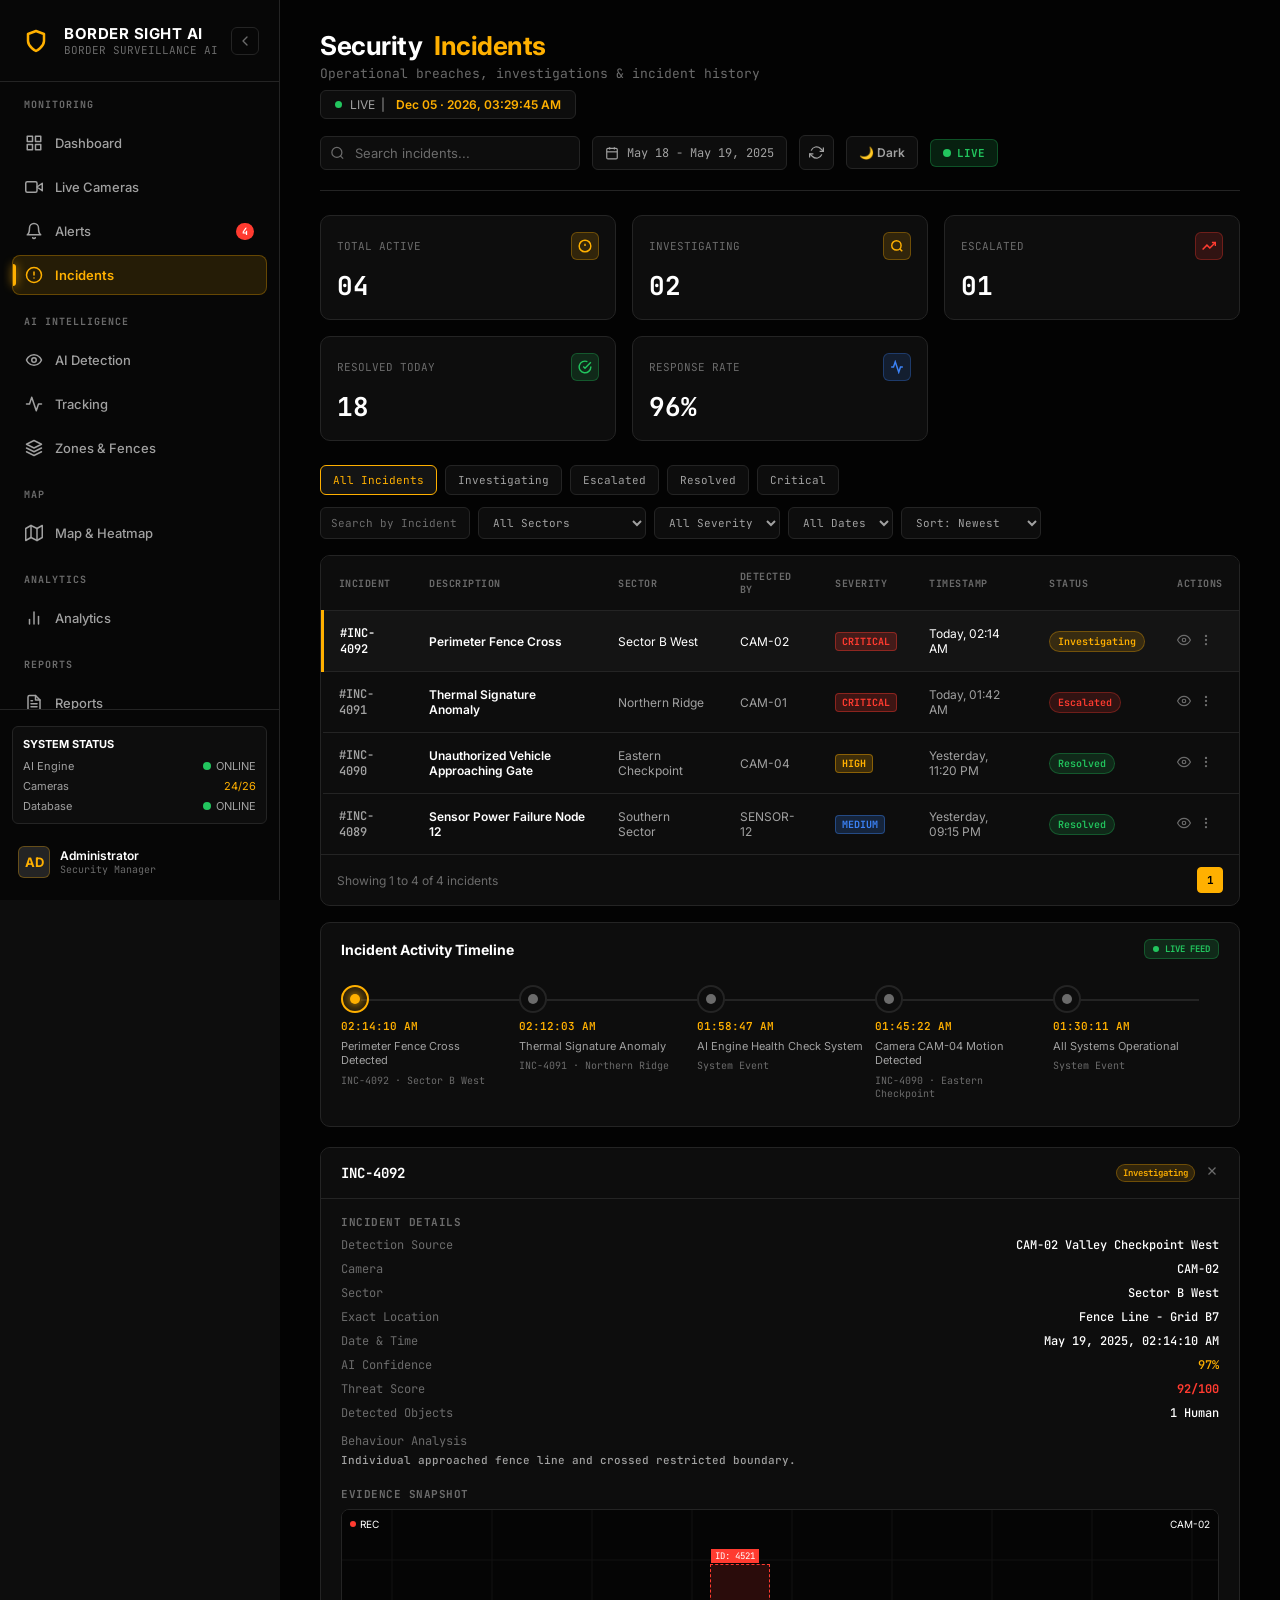
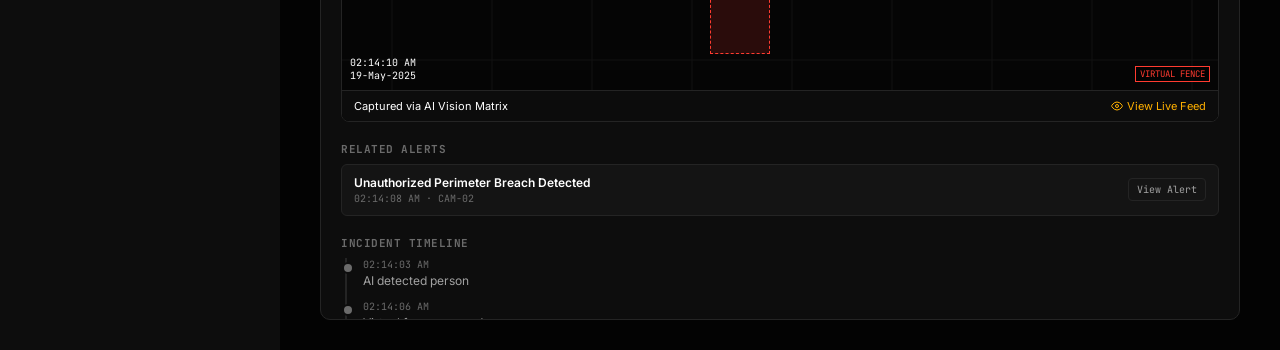
<file: incidents.html>
<!DOCTYPE html>
<html lang="en">
<head>
    <meta charset="UTF-8">
    <meta name="viewport" content="width=device-width, initial-scale=1.0">
    <title>Incidents – BorderSight AI</title>
    <link rel="icon" type="image/png" href="https://img.icons8.com/?size=100&id=rZXbB3dTC5xe&format=png&color=000000">
    <!-- Google Fonts for professional technical dashboard styling -->
    <link href="https://fonts.googleapis.com/css2?family=Inter:wght@400;500;600;700&family=JetBrains+Mono:wght@400;500;700&display=swap" rel="stylesheet">
    <!-- Global Theme System -->
    <link rel="stylesheet" href="theme.css">
    <style>
        /* Updated Color Palette Variables */
        :root {
            --bg-main: #030303;
            --sidebar-bg: rgba(7, 7, 7, 0.9);
            --card-bg: #0D0D0D;
            --card-hover: #141414;
            --border-color: #242424;
            
            --primary: #FFFFFF;
            --primary-glow: rgba(255, 255, 255, 0.08);
            
            --secondary-text: #A1A1A1;
            --muted-text: #666666;
            
            --accent: #FFB000;
            --accent-hover: #FFC533;
            --accent-glow: rgba(255, 176, 0, 0.12);
            
            --success: #22C55E;
            --warning: #FFB000;
            --critical: #FF3B30;
            --info: #3B82F6;
            
            --transition-speed: 280ms;
            --sidebar-width: 280px;
            --sidebar-collapsed-width: 80px;
        }

        /* Reset & Base Styles */
        * {
            box-sizing: border-box;
            margin: 0;
            padding: 0;
            font-family: var(--font-family);
        }

        body {
            background-color: var(--bg-main);
            color: var(--primary);
            display: flex;
            min-height: 100vh;
            overflow-x: hidden;
        }

        /* Layout Container */
        .app-container {
            display: flex;
            width: 100%;
            position: relative;
        }

        /* --- SIDEBAR STYLES --- */
        .sidebar {
            width: var(--sidebar-width);
            height: 100vh;
            background-color: var(--sidebar-bg);
            backdrop-filter: blur(12px);
            -webkit-backdrop-filter: blur(12px);
            border-right: 1px solid var(--border-color);
            position: fixed;
            top: 0;
            left: 0;
            display: flex;
            flex-direction: column;
            justify-content: space-between;
            z-index: 100;
            transition: width var(--transition-speed) cubic-bezier(0.4, 0, 0.2, 1);
        }

        .sidebar.collapsed {
            width: var(--sidebar-collapsed-width);
        }

        /* Logo Area */
        .sidebar-header {
            padding: 24px 20px;
            display: flex;
            align-items: center;
            justify-content: space-between;
            border-bottom: 1px solid var(--border-color);
            min-height: 80px;
        }

        .logo-box {
            display: flex;
            align-items: center;
            gap: 12px;
            overflow: hidden;
            white-space: nowrap;
            text-decoration: none;
        }

        .logo-icon {
            font-size: 24px;
            color: var(--accent);
            flex-shrink: 0;
            display: flex;
            align-items: center;
            justify-content: center;
            width: 32px;
            height: 32px;
        }

        .logo-text {
            display: flex;
            flex-direction: column;
            transition: opacity var(--transition-speed) ease, visibility var(--transition-speed) ease;
        }

        .logo-title {
            font-size: 15px;
            font-weight: 700;
            color: var(--primary);
            letter-spacing: 0.5px;
        }

        .logo-subtitle {
            font-size: 11px;
            color: var(--muted-text);
            font-family: var(--font-family-mono);
            text-transform: uppercase;
        }

        .collapse-btn {
            background: transparent;
            border: 1px solid var(--border-color);
            color: var(--muted-text);
            width: 28px;
            height: 28px;
            border-radius: 6px;
            cursor: pointer;
            display: flex;
            align-items: center;
            justify-content: center;
            transition: all 0.2s ease;
            flex-shrink: 0;
        }

        .collapse-btn:hover {
            background: var(--card-bg);
            color: var(--accent);
            border-color: var(--accent);
        }

        .sidebar.collapsed .collapse-btn svg {
            transform: rotate(180deg);
        }

        /* Navigation Menu Sections */
        .sidebar-nav {
            flex: 1;
            overflow-y: auto;
            overflow-x: hidden;
            padding: 16px 12px;
            display: flex;
            flex-direction: column;
            gap: 20px;
        }

        .sidebar-nav::-webkit-scrollbar {
            width: 4px;
        }
        .sidebar-nav::-webkit-scrollbar-thumb {
            background: var(--border-color);
            border-radius: 2px;
        }

        .nav-section {
            display: flex;
            flex-direction: column;
            gap: 4px;
        }

        .nav-category {
            font-size: 10px;
            font-weight: 700;
            font-family: var(--font-family-mono);
            color: var(--muted-text);
            padding: 0 12px 8px 12px;
            letter-spacing: 1px;
            text-transform: uppercase;
            transition: opacity var(--transition-speed) ease;
            white-space: nowrap;
        }

        .sidebar.collapsed .nav-category {
            opacity: 0;
            visibility: hidden;
            height: 0;
            padding: 0;
            margin: 0;
        }

        /* Nav Items */
        .nav-item {
            position: relative;
            display: flex;
            align-items: center;
            gap: 12px;
            padding: 10px 12px;
            border-radius: 8px;
            color: var(--secondary-text);
            text-decoration: none;
            font-size: 13px;
            font-weight: 500;
            transition: all var(--transition-speed) cubic-bezier(0.4, 0, 0.2, 1);
            background: transparent;
            cursor: pointer;
            border: 1px solid transparent;
            white-space: nowrap;
        }

        .nav-item svg {
            width: 18px;
            height: 18px;
            flex-shrink: 0;
            transition: transform var(--transition-speed) ease, color var(--transition-speed) ease;
        }

        .nav-item span.nav-text {
            transition: opacity var(--transition-speed) ease;
        }

        .sidebar.collapsed .nav-item span.nav-text {
            opacity: 0;
            visibility: hidden;
            position: absolute;
        }

        /* Active Left Glowing Indicator */
        .nav-item::before {
            content: '';
            position: absolute;
            left: 0;
            top: 20%;
            height: 60%;
            width: 3px;
            background-color: var(--accent);
            border-radius: 0 3px 3px 0;
            opacity: 0;
            transform: scaleY(0);
            transition: all var(--transition-speed) cubic-bezier(0.4, 0, 0.2, 1);
            box-shadow: 0 0 10px var(--accent);
        }

        /* Hover Interactions */
        .nav-item:hover {
            color: var(--primary);
            background: linear-gradient(90deg, var(--accent-glow) 0%, rgba(0,0,0,0) 100%);
            border-color: rgba(255, 176, 0, 0.15);
            padding-left: 16px;
        }

        .nav-item:hover svg {
            transform: scale(1.1) rotate(4deg);
            color: var(--accent);
        }

        .nav-item:hover::before {
            opacity: 1;
            transform: scaleY(1);
        }

        /* Active Navigation Item */
        .nav-item.active {
            color: var(--accent);
            background: var(--accent-glow);
            border-color: rgba(255, 176, 0, 0.3);
            font-weight: 600;
        }

        .nav-item.active::before {
            opacity: 1;
            transform: scaleY(1);
        }

        .nav-item.active svg {
            color: var(--accent);
        }

        /* Badges & Dots */
        .badge {
            margin-left: auto;
            background-color: var(--critical);
            color: white;
            font-size: 10px;
            font-weight: 700;
            padding: 2px 6px;
            border-radius: 10px;
            font-family: var(--font-family-mono);
            transition: opacity var(--transition-speed) ease;
        }

        .sidebar.collapsed .badge {
            position: absolute;
            top: 6px;
            right: 10px;
            padding: 1px 4px;
            font-size: 9px;
        }

        /* Tooltip for collapsed state */
        .nav-item .tooltip {
            position: absolute;
            left: calc(100% + 12px);
            top: 50%;
            transform: translateY(-50%);
            background: var(--card-bg);
            color: var(--primary);
            padding: 6px 10px;
            border-radius: 4px;
            font-size: 12px;
            white-space: nowrap;
            border: 1px solid var(--border-color);
            box-shadow: 0 4px 12px rgba(0,0,0,0.8);
            opacity: 0;
            visibility: hidden;
            pointer-events: none;
            transition: opacity 0.2s ease, transform 0.2s ease;
            z-index: 1000;
        }

        .sidebar.collapsed .nav-item:hover .tooltip {
            opacity: 1;
            visibility: visible;
            transform: translateY(-50%) translateX(2px);
        }

        /* Bottom Section: System Status & User Profile */
        .sidebar-footer {
            border-top: 1px solid var(--border-color);
            padding: 16px 12px;
            display: flex;
            flex-direction: column;
            gap: 16px;
            background: rgba(7, 7, 7, 0.6);
        }

        .system-status {
            display: flex;
            flex-direction: column;
            gap: 6px;
            font-family: var(--font-family-mono);
            font-size: 11px;
            color: var(--secondary-text);
            background: var(--card-bg);
            padding: 10px;
            border-radius: 6px;
            border: 1px solid var(--border-color);
            transition: opacity var(--transition-speed) ease;
        }

        .sidebar.collapsed .system-status {
            opacity: 0;
            visibility: hidden;
            height: 0;
            padding: 0;
            margin: 0;
            border: none;
        }

        .status-row {
            display: flex;
            align-items: center;
            justify-content: space-between;
        }

        /* Pulse live status indicator */
        .live-dot {
            width: 8px;
            height: 8px;
            background-color: var(--success);
            border-radius: 50%;
            display: inline-block;
            box-shadow: 0 0 0 0 rgba(34, 197, 94, 0.7);
            animation: pulse-green 2s infinite;
        }

        @keyframes pulse-green {
            0% { transform: scale(0.95); box-shadow: 0 0 0 0 rgba(34, 197, 94, 0.7); }
            70% { transform: scale(1); box-shadow: 0 0 0 6px rgba(34, 197, 94, 0); }
            100% { transform: scale(0.95); box-shadow: 0 0 0 0 rgba(34, 197, 94, 0); }
        }

        .user-profile {
            display: flex;
            align-items: center;
            gap: 10px;
            padding: 6px;
            border-radius: 8px;
            background: transparent;
            overflow: hidden;
        }

        .user-avatar {
            width: 32px;
            height: 32px;
            border-radius: 6px;
            background: var(--border-color);
            color: var(--accent);
            display: flex;
            align-items: center;
            justify-content: center;
            font-weight: 700;
            font-size: 13px;
            flex-shrink: 0;
            border: 1px solid rgba(255, 176, 0, 0.3);
        }

        .user-info {
            display: flex;
            flex-direction: column;
            transition: opacity var(--transition-speed) ease;
            white-space: nowrap;
        }

        .sidebar.collapsed .user-info {
            opacity: 0;
            visibility: hidden;
            width: 0;
        }

        .user-name {
            font-size: 12px;
            font-weight: 600;
            color: var(--primary);
        }

        .user-role {
            font-size: 10px;
            color: var(--muted-text);
            font-family: var(--font-family-mono);
        }

        /* --- MAIN CONTENT & DASHBOARD LAYOUT --- */
        .main-content {
            margin-left: var(--sidebar-width);
            flex: 1;
            padding: 30px 40px;
            transition: margin-left var(--transition-speed) cubic-bezier(0.4, 0, 0.2, 1);
            background-color: var(--bg-main);
            min-height: 100vh;
            display: flex;
            flex-direction: column;
            gap: 24px;
        }

        .sidebar.collapsed ~ .main-content {
            margin-left: var(--sidebar-collapsed-width);
        }

        /* Live Date/Time Badge */
        .live-datetime { display:flex; align-items:center; gap:8px; font-family: var(--font-family-mono); font-size:12px; color:var(--secondary-text); background:var(--card-bg); border:1px solid var(--border-color); padding:6px 14px; border-radius:6px; margin-top:8px; width:fit-content; }
        .live-datetime .live-dot-sm { width:7px; height:7px; background:var(--success); border-radius:50%; flex-shrink:0; animation:pulse-green 2s infinite; }
        .live-datetime .dt-value { color:var(--accent); font-weight:600; }

        /* Top Bar */
        .top-bar {
            display: flex;
            justify-content: space-between;
            align-items: center;
            border-bottom: 1px solid var(--border-color);
            padding-bottom: 20px;
            flex-wrap: wrap;
            gap: 16px;
        }

        .command-title {
            font-size: 26px;
            font-weight: 700;
            color: var(--primary);
            letter-spacing: -0.5px;
            margin-bottom: 4px;
            display: flex;
            align-items: center;
            gap: 12px;
        }

        .command-title span {
            color: var(--accent);
        }

        .command-subtitle {
            font-size: 13px;
            color: var(--muted-text);
            font-family: var(--font-family-mono);
        }

        .top-bar-right {
            display: flex;
            align-items: center;
            gap: 12px;
        }

        .search-box {
            position: relative;
            width: 260px;
        }

        .search-box input {
            width: 100%;
            background: var(--card-bg);
            border: 1px solid var(--border-color);
            border-radius: 6px;
            padding: 8px 12px 8px 34px;
            color: var(--primary);
            font-size: 13px;
            font-family: var(--font-family);
            outline: none;
            transition: border-color 0.2s;
        }

        .search-box input:focus {
            border-color: var(--accent);
        }

        .search-box svg {
            position: absolute;
            left: 10px;
            top: 50%;
            transform: translateY(-50%);
            color: var(--muted-text);
            width: 15px;
            height: 15px;
        }

        .date-range-btn {
            background: var(--card-bg);
            border: 1px solid var(--border-color);
            color: var(--secondary-text);
            padding: 8px 12px;
            border-radius: 6px;
            font-size: 12px;
            font-family: var(--font-family-mono);
            display: flex;
            align-items: center;
            gap: 8px;
            cursor: pointer;
            transition: border-color 0.2s;
        }

        .date-range-btn:hover {
            border-color: var(--accent);
            color: var(--primary);
        }

        .icon-btn-top {
            background: var(--card-bg);
            border: 1px solid var(--border-color);
            color: var(--secondary-text);
            width: 35px;
            height: 35px;
            border-radius: 6px;
            display: flex;
            align-items: center;
            justify-content: center;
            cursor: pointer;
            transition: border-color 0.2s, color 0.2s;
        }

        .icon-btn-top:hover {
            border-color: var(--accent);
            color: var(--accent);
        }

        .live-badge {
            background: rgba(34, 197, 94, 0.15);
            border: 1px solid rgba(34, 197, 94, 0.3);
            color: var(--success);
            padding: 6px 12px;
            border-radius: 6px;
            font-size: 11px;
            font-family: var(--font-family-mono);
            font-weight: 700;
            display: flex;
            align-items: center;
            gap: 6px;
        }

        /* --- METRICS GRID --- */
        .metrics-grid {
            display: grid;
            grid-template-columns: repeat(5, 1fr);
            gap: 16px;
        }

        .metric-card {
            background-color: var(--card-bg);
            border: 1px solid var(--border-color);
            border-radius: 10px;
            padding: 16px;
            display: flex;
            flex-direction: column;
            gap: 8px;
            position: relative;
            overflow: hidden;
            transition: border-color 0.2s;
        }

        .metric-card:hover {
            border-color: rgba(255, 176, 0, 0.4);
        }

        .metric-header {
            display: flex;
            align-items: center;
            justify-content: space-between;
        }

        .metric-icon-box {
            width: 28px;
            height: 28px;
            border-radius: 6px;
            display: flex;
            align-items: center;
            justify-content: center;
        }

        .metric-icon-box.amber { background: rgba(255, 176, 0, 0.15); color: var(--warning); border: 1px solid rgba(255, 176, 0, 0.3); }
        .metric-icon-box.red { background: rgba(255, 59, 48, 0.15); color: var(--critical); border: 1px solid rgba(255, 59, 48, 0.3); }
        .metric-icon-box.green { background: rgba(34, 197, 94, 0.15); color: var(--success); border: 1px solid rgba(34, 197, 94, 0.3); }
        .metric-icon-box.blue { background: rgba(59, 130, 246, 0.15); color: var(--info); border: 1px solid rgba(59, 130, 246, 0.3); }

        .metric-value {
            font-size: 26px;
            font-weight: 700;
            color: var(--primary);
            font-family: var(--font-family-mono);
        }

        .metric-label {
            font-size: 11px;
            color: var(--muted-text);
            font-family: var(--font-family-mono);
            text-transform: uppercase;
        }

        /* --- MAIN WORKSPACE SPLIT (Left Table & Filters, Right Detail Panel) --- */
        .workspace-layout {
            display: grid;
            grid-template-columns: 1fr 420px; /* Expanded right inspector width to fix cramped text/buttons */
            gap: 20px;
            align-items: start;
        }

        .left-pane {
            display: flex;
            flex-direction: column;
            gap: 16px;
            min-width: 0; /* Prevents flex items from overflowing grid layout */
        }

        /* Filter Controls & Secondary Bars */
        .filter-row-top {
            display: flex;
            justify-content: space-between;
            align-items: center;
            flex-wrap: wrap;
            gap: 12px;
        }

        .filter-tabs {
            display: flex;
            gap: 8px;
            flex-wrap: wrap;
        }

        .filter-btn {
            background-color: var(--card-bg);
            border: 1px solid var(--border-color);
            color: var(--secondary-text);
            padding: 7px 12px;
            border-radius: 6px;
            font-size: 11px;
            font-family: var(--font-family-mono);
            cursor: pointer;
            transition: all 0.2s ease;
        }

        .filter-btn:hover, .filter-btn.active {
            background-color: var(--card-hover);
            border-color: var(--accent);
            color: var(--accent);
        }

        .filter-dropdowns {
            display: flex;
            gap: 8px;
            flex-wrap: wrap;
        }

        .dropdown-select {
            background: var(--card-bg);
            border: 1px solid var(--border-color);
            color: var(--secondary-text);
            padding: 7px 10px;
            border-radius: 6px;
            font-size: 11px;
            font-family: var(--font-family-mono);
            outline: none;
            cursor: pointer;
        }

        .dropdown-select:hover {
            border-color: var(--accent);
            color: var(--primary);
        }

        /* Incident Data Table Container */
        .incidents-table-container {
            background-color: var(--card-bg);
            border: 1px solid var(--border-color);
            border-radius: 10px;
            overflow: hidden;
        }

        .incidents-table {
            width: 100%;
            border-collapse: collapse;
            text-align: left;
            font-size: 12px;
        }

        .incidents-table th {
            background-color: rgba(13, 13, 13, 0.95);
            padding: 14px 16px;
            color: var(--muted-text);
            font-family: var(--font-family-mono);
            font-size: 10px;
            font-weight: 700;
            letter-spacing: 0.5px;
            border-bottom: 1px solid var(--border-color);
            text-transform: uppercase;
        }

        .incidents-table td {
            padding: 14px 16px;
            border-bottom: 1px solid var(--border-color);
            color: var(--secondary-text);
        }

        .incidents-table tr:last-child td {
            border-bottom: none;
        }

        .incidents-table tr {
            cursor: pointer;
            transition: background-color 0.15s;
        }

        .incidents-table tr:hover td, .incidents-table tr.selected td {
            background-color: var(--card-hover);
            color: var(--primary);
        }

        .incidents-table tr.selected {
            border-left: 3px solid var(--accent);
        }

        .incident-id {
            font-family: var(--font-family-mono);
            color: var(--accent);
            font-weight: 600;
        }

        .incident-name {
            color: var(--primary);
            font-weight: 600;
        }

        .severity-badge {
            display: inline-block;
            padding: 2px 6px;
            border-radius: 4px;
            font-size: 10px;
            font-family: var(--font-family-mono);
            font-weight: 700;
            text-transform: uppercase;
        }

        .severity-badge.critical { background: rgba(255, 59, 48, 0.2); color: var(--critical); border: 1px solid rgba(255, 59, 48, 0.4); }
        .severity-badge.high { background: rgba(255, 176, 0, 0.2); color: var(--warning); border: 1px solid rgba(255, 176, 0, 0.4); }
        .severity-badge.medium { background: rgba(59, 130, 246, 0.2); color: var(--info); border: 1px solid rgba(59, 130, 246, 0.4); }

        .status-pill {
            display: inline-flex;
            align-items: center;
            gap: 6px;
            padding: 3px 8px;
            border-radius: 20px;
            font-size: 10px;
            font-family: var(--font-family-mono);
            font-weight: 600;
        }

        .status-pill.investigating {
            background: rgba(255, 176, 0, 0.15);
            color: var(--warning);
            border: 1px solid rgba(255, 176, 0, 0.3);
        }

        .status-pill.resolved {
            background: rgba(34, 197, 94, 0.15);
            color: var(--success);
            border: 1px solid rgba(34, 197, 94, 0.3);
        }

        .status-pill.escalated {
            background: rgba(255, 59, 48, 0.15);
            color: var(--critical);
            border: 1px solid rgba(255, 59, 48, 0.3);
        }

        .table-action-icons {
            display: flex;
            gap: 8px;
            align-items: center;
        }

        .action-icon-btn {
            background: transparent;
            border: none;
            color: var(--muted-text);
            cursor: pointer;
            transition: color 0.2s;
        }

        .action-icon-btn:hover {
            color: var(--accent);
        }

        .table-footer-pagination {
            display: flex;
            justify-content: space-between;
            align-items: center;
            padding: 12px 16px;
            font-size: 12px;
            color: var(--muted-text);
            font-family: var(--font-family-mono);
            background: var(--card-bg);
            border-top: 1px solid var(--border-color);
            border-radius: 0 0 10px 10px;
        }

        .pagination-btns {
            display: flex;
            gap: 6px;
        }

        .page-btn {
            background: var(--card-hover);
            border: 1px solid var(--border-color);
            color: var(--secondary-text);
            width: 26px;
            height: 26px;
            border-radius: 4px;
            display: flex;
            align-items: center;
            justify-content: center;
            cursor: pointer;
            font-family: var(--font-family-mono);
            font-size: 11px;
        }

        .page-btn.active {
            background: var(--accent);
            color: #000;
            border-color: var(--accent);
            font-weight: 700;
        }

        /* --- INCIDENT ACTIVITY TIMELINE SECTION --- */
        .timeline-section {
            background-color: var(--card-bg);
            border: 1px solid var(--border-color);
            border-radius: 10px;
            padding: 16px 20px;
            display: flex;
            flex-direction: column;
            gap: 16px;
        }

        .timeline-section-header {
            display: flex;
            justify-content: space-between;
            align-items: center;
        }

        .timeline-section-title {
            font-size: 14px;
            font-weight: 700;
            color: var(--primary);
            font-family: var(--font-family);
        }

        .horizontal-timeline {
            display: flex;
            justify-content: space-between;
            position: relative;
            padding: 10px 0;
            gap: 12px; /* Added gap to prevent nodes from sticking or overlapping on shrink */
            overflow-x: auto; /* Added horizontal scrolling safeguard for smaller screens */
        }

        /* Connecting line behind timeline nodes */
        .horizontal-timeline::before {
            content: '';
            position: absolute;
            top: 24px;
            left: 20px;
            right: 20px;
            height: 2px;
            background: var(--border-color);
            z-index: 1;
        }

        .timeline-node {
            display: flex;
            flex-direction: column;
            gap: 6px;
            position: relative;
            z-index: 2;
            min-width: 130px; /* Fixed sizing issue preventing text collapse */
            flex: 1;
        }

        .timeline-dot-wrapper {
            width: 28px;
            height: 28px;
            border-radius: 50%;
            background: var(--card-bg);
            border: 2px solid var(--border-color);
            display: flex;
            align-items: center;
            justify-content: center;
            transition: border-color 0.2s;
        }

        .timeline-node.active .timeline-dot-wrapper {
            border-color: var(--accent);
            background: var(--accent-glow);
        }

        .timeline-inner-dot {
            width: 10px;
            height: 10px;
            border-radius: 50%;
            background: var(--muted-text);
        }

        .timeline-node.active .timeline-inner-dot {
            background: var(--accent);
            box-shadow: 0 0 8px var(--accent);
        }

        .timeline-time {
            font-size: 11px;
            font-family: var(--font-family-mono);
            color: var(--accent);
            font-weight: 600;
            white-space: nowrap; /* Prevent timestamp wrapping */
        }

        .timeline-desc {
            font-size: 11px;
            color: var(--secondary-text);
            line-height: 1.3;
        }

        .timeline-sub {
            font-size: 10px;
            color: var(--muted-text);
            font-family: var(--font-family-mono);
        }


        /* --- RIGHT PANE: INCIDENT INSPECTOR PANEL --- */
        .right-pane {
            background-color: var(--card-bg);
            border: 1px solid var(--border-color);
            border-radius: 10px;
            display: flex;
            flex-direction: column;
            overflow: hidden;
            width: 100%; /* Sizing fix for right-pane consistency */
        }

        .inspector-header {
            padding: 16px 20px;
            border-bottom: 1px solid var(--border-color);
            display: flex;
            justify-content: space-between;
            align-items: center;
            background: rgba(13, 13, 13, 0.95);
        }

        .inspector-title {
            font-size: 14px;
            font-weight: 700;
            font-family: var(--font-family-mono);
            color: var(--primary);
            display: flex;
            align-items: center;
            gap: 8px;
        }

        .inspector-actions-top {
            display: flex;
            gap: 10px;
            align-items: center;
        }

        .inspector-body {
            padding: 16px 20px;
            display: flex;
            flex-direction: column;
            gap: 20px;
            max-height: calc(100vh - 180px);
            overflow-y: auto;
        }

        .inspector-section-title {
            font-size: 11px;
            font-weight: 700;
            font-family: var(--font-family-mono);
            color: var(--muted-text);
            text-transform: uppercase;
            margin-bottom: 8px;
            letter-spacing: 0.5px;
        }

        .meta-grid {
            display: flex;
            flex-direction: column;
            gap: 8px;
        }

        .meta-row {
            display: flex;
            justify-content: space-between;
            align-items: flex-start; /* Sizing fix to support clean multi-line wrapping */
            gap: 12px;
            font-size: 12px;
        }

        .meta-label {
            color: var(--muted-text);
            font-family: var(--font-family-mono);
            flex-shrink: 0;
        }

        .meta-val {
            color: var(--primary);
            font-family: var(--font-family-mono);
            font-weight: 500;
            text-align: right;
            word-break: break-word; /* Sizing fix for long text strings */
        }

        .meta-val.highlight {
            color: var(--accent);
        }

        .meta-val.threat {
            color: var(--critical);
            font-weight: 700;
        }

        /* Evidence Snapshot Box */
        .evidence-box {
            position: relative;
            background: #000;
            border: 1px solid var(--border-color);
            border-radius: 8px;
            overflow: hidden;
        }

        .evidence-img-container {
            position: relative;
            width: 100%;
            height: 180px;
            background: url('data:image/svg+xml;utf8,<svg xmlns="http://www.w3.org/2000/svg" width="100" height="100" viewBox="0 0 100 100"><rect width="100" height="100" fill="%23050505"/><path d="M0 50h100M50 0v100" stroke="%23111" stroke-width="1"/></svg>');
            display: flex;
            align-items: center;
            justify-content: center;
        }

        .simulated-bounding-box {
            position: absolute;
            top: 30%;
            left: 42%;
            width: 60px;
            height: 90px;
            border: 1px dashed var(--critical);
            background: rgba(255, 59, 48, 0.15);
        }

        .bounding-tag {
            position: absolute;
            top: -16px;
            left: 0;
            background: var(--critical);
            color: #fff;
            font-size: 9px;
            font-family: var(--font-family-mono);
            padding: 1px 4px;
        }

        .evidence-overlay-bar {
            position: absolute;
            top: 8px;
            left: 8px;
            right: 8px;
            display: flex;
            justify-content: space-between;
            align-items: center;
            font-size: 10px;
            font-family: var(--font-family-mono);
            color: #fff;
            pointer-events: none;
        }

        .rec-dot {
            width: 6px;
            height: 6px;
            background: var(--critical);
            border-radius: 50%;
            display: inline-block;
            animation: pulse-green 1.5s infinite;
        }

        .evidence-footer-bar {
            padding: 8px 12px;
            background: rgba(13, 13, 13, 0.95);
            display: flex;
            justify-content: space-between;
            align-items: center;
            border-top: 1px solid var(--border-color);
            font-size: 11px;
            font-family: var(--font-family-mono);
            gap: 8px;
            flex-wrap: wrap;
        }

        .live-feed-link {
            color: var(--accent);
            text-decoration: none;
            display: flex;
            align-items: center;
            gap: 4px;
            white-space: nowrap;
        }

        .live-feed-link:hover {
            text-decoration: underline;
        }

        /* Related Alerts Box */
        .related-alert-card {
            background: var(--card-hover);
            border: 1px solid var(--border-color);
            border-radius: 6px;
            padding: 10px 12px;
            display: flex;
            justify-content: space-between;
            align-items: center;
            gap: 8px;
        }

        .related-alert-info {
            display: flex;
            flex-direction: column;
            gap: 2px;
            min-width: 0;
        }

        .related-alert-title {
            font-size: 12px;
            font-weight: 600;
            color: var(--primary);
            white-space: nowrap;
            overflow: hidden;
            text-overflow: ellipsis;
        }

        .related-alert-time {
            font-size: 10px;
            color: var(--muted-text);
            font-family: var(--font-family-mono);
        }

        .btn-small-outline {
            background: transparent;
            border: 1px solid var(--border-color);
            color: var(--secondary-text);
            padding: 4px 8px;
            border-radius: 4px;
            font-size: 10px;
            font-family: var(--font-family-mono);
            cursor: pointer;
            white-space: nowrap;
        }

        .btn-small-outline:hover {
            border-color: var(--accent);
            color: var(--accent);
        }

        /* Inspector Vertical Timeline */
        .inspector-timeline {
            display: flex;
            flex-direction: column;
            gap: 12px;
            position: relative;
            padding-left: 16px;
            border-left: 2px solid var(--border-color);
            margin-left: 4px;
        }

        .it-item {
            position: relative;
            display: flex;
            flex-direction: column;
            gap: 2px;
        }

        .it-item::before {
            content: '';
            position: absolute;
            left: -21px;
            top: 4px;
            width: 8px;
            height: 8px;
            border-radius: 50%;
            background: var(--muted-text);
            border: 2px solid var(--card-bg);
        }

        .it-item.active::before {
            background: var(--accent);
            box-shadow: 0 0 6px var(--accent);
        }

        .it-time {
            font-size: 10px;
            font-family: var(--font-family-mono);
            color: var(--muted-text);
        }

        .it-text {
            font-size: 12px;
            color: var(--secondary-text);
        }

        .it-item.active .it-text {
            color: var(--primary);
            font-weight: 500;
        }

        /* Inspector Action Buttons Footer */
        .inspector-footer-actions {
            display: grid;
            grid-template-columns: repeat(3, 1fr);
            gap: 8px;
            padding-top: 8px;
            border-top: 1px solid var(--border-color);
        }

        .action-btn {
            background: var(--card-hover);
            border: 1px solid var(--border-color);
            color: var(--secondary-text);
            padding: 8px 4px; /* Sizing adjustment to prevent text clipping */
            border-radius: 6px;
            font-size: 11px;
            font-family: var(--font-family-mono);
            font-weight: 600;
            cursor: pointer;
            text-align: center;
            transition: all 0.2s;
            white-space: nowrap; /* Prevent button title wrapping */
        }

        .action-btn:hover {
            border-color: var(--accent);
            color: var(--accent);
            background: var(--accent-glow);
        }

        .action-btn.resolve {
            grid-column: span 3;
            background: rgba(34, 197, 94, 0.15);
            color: var(--success);
            border-color: rgba(34, 197, 94, 0.3);
        }

        .action-btn.resolve:hover {
            background: rgba(34, 197, 94, 0.25);
            border-color: var(--success);
        }


        /* Responsive Breakpoints */
        @media (max-width: 1400px) {
            .metrics-grid {
                grid-template-columns: repeat(3, 1fr);
            }
            .workspace-layout {
                grid-template-columns: 1fr;
            }
            .right-pane {
                width: 100%;
            }
        }

        @media (max-width: 768px) {
            .sidebar {
                width: var(--sidebar-collapsed-width);
            }
            .sidebar .nav-text,
            .sidebar .nav-category,
            .sidebar .logo-text,
            .sidebar .system-status,
            .sidebar .user-info {
                opacity: 0;
                visibility: hidden;
                display: none;
            }
            .main-content {
                margin-left: var(--sidebar-collapsed-width);
                padding: 20px;
            }
            .metrics-grid {
                grid-template-columns: 1fr;
            }
        }
    </style>
</head>
<body>

    <div class="app-container">
        
        <!-- SIDEBAR NAVIGATION -->
        <aside class="sidebar" id="sidebar">
            
            <!-- Logo Section -->
            <div class="sidebar-header">
                <a href="index.html" class="logo-box">
                    <div class="logo-icon">
                        <svg viewBox="0 0 24 24" width="24" height="24" stroke="currentColor" stroke-width="2.5" fill="none" stroke-linecap="round" stroke-linejoin="round">
                            <path d="M12 22s8-4 8-10V5l-8-3-8 3v7c0 6 8 10 8 10z"></path>
                        </svg>
                    </div>
                    <div class="logo-text">
                        <span class="logo-title">BORDER SIGHT AI</span>
                        <span class="logo-subtitle">Border Surveillance AI</span>
                    </div>
                </a>
                <button class="collapse-btn" id="collapseBtn" title="Toggle Sidebar">
                    <svg viewBox="0 0 24 24" width="16" height="16" stroke="currentColor" stroke-width="2" fill="none" stroke-linecap="round" stroke-linejoin="round">
                        <polyline points="15 18 9 12 15 6"></polyline>
                    </svg>
                </button>
            </div>

            <!-- Navigation Links -->
            <div class="sidebar-nav">
                
                <!-- MONITORING -->
                <div class="nav-section">
                    <span class="nav-category">Monitoring</span>
                    <a href="dashboard.html" class="nav-item" data-page="dashboard.html">
                        <svg viewBox="0 0 24 24" stroke="currentColor" stroke-width="2" fill="none" stroke-linecap="round" stroke-linejoin="round"><rect x="3" y="3" width="7" height="7"></rect><rect x="14" y="3" width="7" height="7"></rect><rect x="14" y="14" width="7" height="7"></rect><rect x="3" y="14" width="7" height="7"></rect></svg>
                        <span class="nav-text">Dashboard</span>
                        <span class="tooltip">Dashboard</span>
                    </a>
                    <a href="cameras.html" class="nav-item" data-page="cameras.html">
                        <svg viewBox="0 0 24 24" stroke="currentColor" stroke-width="2" fill="none" stroke-linecap="round" stroke-linejoin="round"><path d="M23 7l-7 5 7 5V7z"></path><rect x="1" y="5" width="15" height="14" rx="2" ry="2"></rect></svg>
                        <span class="nav-text">Live Cameras</span>
                        <span class="tooltip">Live Cameras</span>
                    </a>
                    <a href="alerts.html" class="nav-item" data-page="alerts.html">
                        <svg viewBox="0 0 24 24" stroke="currentColor" stroke-width="2" fill="none" stroke-linecap="round" stroke-linejoin="round"><path d="M18 8A6 6 0 0 0 6 8c0 7-3 9-3 9h18s-3-2-3-9"></path><path d="M13.73 21a2 2 0 0 1-3.46 0"></path></svg>
                        <span class="nav-text">Alerts</span>
                        <span class="badge">4</span>
                        <span class="tooltip">Alerts</span>
                    </a>
                    <a href="incidents.html" class="nav-item active" data-page="incidents.html">
                        <svg viewBox="0 0 24 24" stroke="currentColor" stroke-width="2" fill="none" stroke-linecap="round" stroke-linejoin="round"><circle cx="12" cy="12" r="10"></circle><line x1="12" y1="8" x2="12" y2="12"></line><line x1="12" y1="16" x2="12.01" y2="16"></line></svg>
                        <span class="nav-text">Incidents</span>
                        <span class="tooltip">Incidents</span>
                    </a>
                </div>

                <!-- AI INTELLIGENCE -->
                <div class="nav-section">
                    <span class="nav-category">AI Intelligence</span>
                    <a href="detection.html" class="nav-item" data-page="detection.html">
                        <svg viewBox="0 0 24 24" stroke="currentColor" stroke-width="2" fill="none" stroke-linecap="round" stroke-linejoin="round"><path d="M2 12s3-7 10-7 10 7 10 7-3 7-10 7-10-7-10-7Z"></path><circle cx="12" cy="12" r="3"></circle></svg>
                        <span class="nav-text">AI Detection</span>
                        <span class="tooltip">AI Detection</span>
                    </a>
                    <a href="tracking.html" class="nav-item" data-page="tracking.html">
                        <svg viewBox="0 0 24 24" stroke="currentColor" stroke-width="2" fill="none" stroke-linecap="round" stroke-linejoin="round"><polyline points="22 12 18 12 15 21 9 3 6 12 2 12"></polyline></svg>
                        <span class="nav-text">Tracking</span>
                        <span class="tooltip">Tracking</span>
                    </a>
                    <a href="zones.html" class="nav-item" data-page="zones.html">
                        <svg viewBox="0 0 24 24" stroke="currentColor" stroke-width="2" fill="none" stroke-linecap="round" stroke-linejoin="round"><polygon points="12 2 2 7 12 12 22 7 12 2"></polygon><polyline points="2 17 12 22 22 17"></polyline><polyline points="2 12 12 17 22 12"></polyline></svg>
                        <span class="nav-text">Zones & Fences</span>
                        <span class="tooltip">Zones & Fences</span>
                    </a>
                </div>

                <!-- MAP -->
                <div class="nav-section">
                    <span class="nav-category">Map</span>
                    <a href="map.html" class="nav-item" data-page="map.html">
                        <svg viewBox="0 0 24 24" stroke="currentColor" stroke-width="2" fill="none" stroke-linecap="round" stroke-linejoin="round"><polygon points="1 6 1 22 8 18 16 22 23 18 23 2 16 6 8 2 1 6"></polygon><line x1="8" y1="2" x2="8" y2="18"></line><line x1="16" y1="6" x2="16" y2="22"></line></svg>
                        <span class="nav-text">Map & Heatmap</span>
                        <span class="tooltip">Map & Heatmap</span>
                    </a>
                </div>

                <!-- ANALYTICS -->
                <div class="nav-section">
                    <span class="nav-category">Analytics</span>
                    <a href="analytics.html" class="nav-item" data-page="analytics.html">
                        <svg viewBox="0 0 24 24" stroke="currentColor" stroke-width="2" fill="none" stroke-linecap="round" stroke-linejoin="round"><line x1="18" y1="20" x2="18" y2="10"></line><line x1="12" y1="20" x2="12" y2="4"></line><line x1="6" y1="20" x2="6" y2="14"></line></svg>
                        <span class="nav-text">Analytics</span>
                        <span class="tooltip">Analytics</span>
                    </a>
                </div>

                <!-- REPORTS -->
                <div class="nav-section">
                    <span class="nav-category">Reports</span>
                    <a href="reports.html" class="nav-item" data-page="reports.html">
                        <svg viewBox="0 0 24 24" stroke="currentColor" stroke-width="2" fill="none" stroke-linecap="round" stroke-linejoin="round"><path d="M14 2H6a2 2 0 0 0-2 2v16a2 2 0 0 0 2 2h12a2 2 0 0 0 2-2V8z"></path><polyline points="14 2 14 8 20 8"></polyline><line x1="16" y1="13" x2="8" y2="13"></line><line x1="16" y1="17" x2="8" y2="17"></line><polyline points="10 9 9 9 8 9"></polyline></svg>
                        <span class="nav-text">Reports</span>
                        <span class="tooltip">Reports</span>
                    </a>
                </div>

                <!-- SYSTEM -->
                <div class="nav-section">
                    <span class="nav-category">System</span>
                    <a href="settings.html" class="nav-item" data-page="settings.html">
                        <svg viewBox="0 0 24 24" stroke="currentColor" stroke-width="2" fill="none" stroke-linecap="round" stroke-linejoin="round"><circle cx="12" cy="12" r="3"></circle><path d="M19.4 15a1.65 1.65 0 0 0 .33 1.82l.06.06a2 2 0 0 1 0 2.83 2 2 0 0 1-2.83 0l-.06-.06a1.65 1.65 0 0 0-1.82-.33 1.65 1.65 0 0 0-1 1.51V21a2 2 0 0 1-2 2 2 2 0 0 1-2-2v-.09A1.65 1.65 0 0 0 9 19.4a1.65 1.65 0 0 0-1.82.33l-.06.06a2 2 0 0 1-2.83 0 2 2 0 0 1 0-2.83l.06-.06a1.65 1.65 0 0 0 .33-1.82 1.65 1.65 0 0 0-1.51-1H3a2 2 0 0 1-2-2 2 2 0 0 1 2-2h.09A1.65 1.65 0 0 0 4.6 9a1.65 1.65 0 0 0-.33-1.82l-.06-.06a2 2 0 0 1 0-2.83 2 2 0 0 1 2.83 0l.06.06a1.65 1.65 0 0 0 1.82.33H9a1.65 1.65 0 0 0 1-1.51V3a2 2 0 0 1 2-2 2 2 0 0 1 2 2v.09a1.65 1.65 0 0 0 1 1.51 1.65 1.65 0 0 0 1.82-.33l.06-.06a2 2 0 0 1 2.83 0 2 2 0 0 1 0 2.83l-.06-.06a1.65 1.65 0 0 0-.33 1.82V9a1.65 1.65 0 0 0 1.51 1H21a2 2 0 0 1 2 2 2 2 0 0 1-2 2h-.09a1.65 1.65 0 0 0-1.51 1z"></path></svg>
                        <span class="nav-text">Settings</span>
                        <span class="tooltip">Settings</span>
                    </a>
                </div>

            </div>

            <!-- Bottom Section (System Status & User) -->
            <div class="sidebar-footer">
                
                <!-- System Status Box -->
                <div class="system-status">
                    <span style="font-weight: 700; color: var(--primary); margin-bottom: 2px;">SYSTEM STATUS</span>
                    <div class="status-row">
                        <span>AI Engine</span>
                        <span style="display:flex; align-items:center; gap:5px;"><span class="live-dot"></span> ONLINE</span>
                    </div>
                    <div class="status-row">
                        <span>Cameras</span>
                        <span style="color: var(--accent);">24/26</span>
                    </div>
                    <div class="status-row">
                        <span>Database</span>
                        <span style="display:flex; align-items:center; gap:5px;"><span class="live-dot"></span> ONLINE</span>
                    </div>
                </div>

                <!-- User Profile Box -->
                <div class="user-profile">
                    <div class="user-avatar">AD</div>
                    <div class="user-info">
                        <span class="user-name">Administrator</span>
                        <span class="user-role">Security Manager</span>
                    </div>
                </div>

            </div>

        </aside>

        <!-- MAIN INCIDENTS PAGE CONTENT -->
        <main class="main-content">
            <!-- Top Command Header Bar -->
            <header class="top-bar">
                <div>
                    <h1 class="command-title">Security <span>Incidents</span></h1>
                    <p class="command-subtitle">Operational breaches, investigations & incident history</p>
                    <div class="live-datetime"><span class="live-dot-sm"></span><span>LIVE &nbsp;|&nbsp;</span><span class="dt-value" id="liveDatetime">--</span></div>
                </div>
                <div class="top-bar-right">
                    <div class="search-box">
                        <svg viewBox="0 0 24 24" stroke="currentColor" stroke-width="2" fill="none"><circle cx="11" cy="11" r="8"></circle><line x1="21" y1="21" x2="16.65" y2="16.65"></line></svg>
                        <input type="text" placeholder="Search incidents...">
                    </div>
                    <button class="date-range-btn">
                        <svg viewBox="0 0 24 24" width="14" height="14" stroke="currentColor" stroke-width="2" fill="none"><rect x="3" y="4" width="18" height="18" rx="2" ry="2"></rect><line x1="16" y1="2" x2="16" y2="6"></line><line x1="8" y1="2" x2="8" y2="6"></line><line x1="3" y1="10" x2="21" y2="10"></line></svg>
                        May 18 - May 19, 2025
                    </button>
                    <button class="icon-btn-top" title="Refresh Feed">
                        <svg viewBox="0 0 24 24" width="15" height="15" stroke="currentColor" stroke-width="2" fill="none"><path d="M23 4v6h-6"></path><path d="M1 20v-6h6"></path><path d="M3.51 9a9 9 0 0 1 14.85-3.36L23 10M1 14l4.64 4.36A9 9 0 0 0 20.49 15"></path></svg>
                    </button>
                    <button data-theme-toggle title="Toggle theme" style="background: var(--card-bg); border: 1px solid var(--border-color); color: var(--secondary-text); padding: 8px 12px; border-radius: 6px; font-size: 12px; font-family: var(--font-family); font-weight: 600; cursor: pointer; display: inline-flex; align-items: center; gap: 6px;">
                        🌙 Dark
                    </button>
                    <div class="live-badge">
                        <span class="live-dot"></span> LIVE
                    </div>
                </div>
            </header>

            <!-- Metrics Cards Grid -->
            <section class="metrics-grid">
                <div class="metric-card">
                    <div class="metric-header">
                        <span class="metric-label">Total Active</span>
                        <div class="metric-icon-box amber">
                            <svg viewBox="0 0 24 24" width="14" height="14" stroke="currentColor" stroke-width="2.5" fill="none"><circle cx="12" cy="12" r="10"></circle><line x1="12" y1="8" x2="12" y2="12"></line><line x1="12" y1="16" x2="12.01" y2="16"></line></svg>
                        </div>
                    </div>
                    <div class="metric-value">04</div>
                </div>
                <div class="metric-card">
                    <div class="metric-header">
                        <span class="metric-label">Investigating</span>
                        <div class="metric-icon-box amber">
                            <svg viewBox="0 0 24 24" width="14" height="14" stroke="currentColor" stroke-width="2.5" fill="none"><circle cx="11" cy="11" r="8"></circle><line x1="21" y1="21" x2="16.65" y2="16.65"></line></svg>
                        </div>
                    </div>
                    <div class="metric-value">02</div>
                </div>
                <div class="metric-card">
                    <div class="metric-header">
                        <span class="metric-label">Escalated</span>
                        <div class="metric-icon-box red">
                            <svg viewBox="0 0 24 24" width="14" height="14" stroke="currentColor" stroke-width="2.5" fill="none"><polyline points="23 6 13.5 15.5 8.5 10.5 1 18"></polyline><polyline points="17 6 23 6 23 12"></polyline></svg>
                        </div>
                    </div>
                    <div class="metric-value">01</div>
                </div>
                <div class="metric-card">
                    <div class="metric-header">
                        <span class="metric-label">Resolved Today</span>
                        <div class="metric-icon-box green">
                            <svg viewBox="0 0 24 24" width="14" height="14" stroke="currentColor" stroke-width="2.5" fill="none"><path d="M22 11.08V12a10 10 0 1 1-5.93-9.14"></path><polyline points="22 4 12 14.01 9 11.01"></polyline></svg>
                        </div>
                    </div>
                    <div class="metric-value">18</div>
                </div>
                <div class="metric-card">
                    <div class="metric-header">
                        <span class="metric-label">Response Rate</span>
                        <div class="metric-icon-box blue">
                            <svg viewBox="0 0 24 24" width="14" height="14" stroke="currentColor" stroke-width="2.5" fill="none"><polyline points="22 12 18 12 15 21 9 3 6 12 2 12"></polyline></svg>
                        </div>
                    </div>
                    <div class="metric-value">96%</div>
                </div>
            </section>

            <!-- Workspace Layout (Left: Table/Filters/Timeline, Right: Inspector Panel) -->
            <div class="workspace-layout">
                
                <!-- Left Column -->
                <div class="left-pane">
                    
                    <!-- Filters & Search Toolbar -->
                    <div class="filter-row-top">
                        <div class="filter-tabs">
                            <button class="filter-btn active">All Incidents</button>
                            <button class="filter-btn">Investigating</button>
                            <button class="filter-btn">Escalated</button>
                            <button class="filter-btn">Resolved</button>
                            <button class="filter-btn">Critical</button>
                        </div>
                        <div class="filter-dropdowns">
                            <input type="text" class="dropdown-select" placeholder="Search by Incident ID..." style="width: 150px;">
                            <select class="dropdown-select">
                                <option>All Sectors</option>
                                <option>Sector B West</option>
                                <option>Northern Ridge</option>
                                <option>Eastern Checkpoint</option>
                                <option>Southern Sector</option>
                            </select>
                            <select class="dropdown-select">
                                <option>All Severity</option>
                                <option>Critical</option>
                                <option>High</option>
                                <option>Medium</option>
                            </select>
                            <select class="dropdown-select">
                                <option>All Dates</option>
                                <option>Today</option>
                                <option>Yesterday</option>
                            </select>
                            <select class="dropdown-select">
                                <option>Sort: Newest</option>
                                <option>Sort: Oldest</option>
                                <option>Sort: Severity</option>
                            </select>
                        </div>
                    </div>

                    <!-- Incidents Data Table -->
                    <div class="incidents-table-container">
                        <table class="incidents-table">
                            <thead>
                                <tr>
                                    <th>Incident</th>
                                    <th>Description</th>
                                    <th>Sector</th>
                                    <th>Detected By</th>
                                    <th>Severity</th>
                                    <th>Timestamp</th>
                                    <th>Status</th>
                                    <th>Actions</th>
                                </tr>
                            </thead>
                            <tbody>
                                <tr class="selected">
                                    <td class="incident-id">#INC-4092</td>
                                    <td><span class="incident-name">Perimeter Fence Cross</span></td>
                                    <td>Sector B West</td>
                                    <td>CAM-02</td>
                                    <td><span class="severity-badge critical">Critical</span></td>
                                    <td>Today, 02:14 AM</td>
                                    <td><span class="status-pill investigating">Investigating</span></td>
                                    <td>
                                        <div class="table-action-icons">
                                            <button class="action-icon-btn" title="View"><svg viewBox="0 0 24 24" width="14" height="14" stroke="currentColor" stroke-width="2" fill="none"><path d="M1 12s4-8 11-8 11 8 11 8-4 8-11 8-11-8-11-8z"></path><circle cx="12" cy="12" r="3"></circle></svg></button>
                                            <button class="action-icon-btn" title="Options"><svg viewBox="0 0 24 24" width="14" height="14" stroke="currentColor" stroke-width="2" fill="none"><circle cx="12" cy="12" r="1"></circle><circle cx="12" cy="5" r="1"></circle><circle cx="12" cy="19" r="1"></circle></svg></button>
                                        </div>
                                    </td>
                                </tr>
                                <tr>
                                    <td class="incident-id">#INC-4091</td>
                                    <td><span class="incident-name">Thermal Signature Anomaly</span></td>
                                    <td>Northern Ridge</td>
                                    <td>CAM-01</td>
                                    <td><span class="severity-badge critical">Critical</span></td>
                                    <td>Today, 01:42 AM</td>
                                    <td><span class="status-pill escalated">Escalated</span></td>
                                    <td>
                                        <div class="table-action-icons">
                                            <button class="action-icon-btn" title="View"><svg viewBox="0 0 24 24" width="14" height="14" stroke="currentColor" stroke-width="2" fill="none"><path d="M1 12s4-8 11-8 11 8 11 8-4 8-11 8-11-8-11-8z"></path><circle cx="12" cy="12" r="3"></circle></svg></button>
                                            <button class="action-icon-btn" title="Options"><svg viewBox="0 0 24 24" width="14" height="14" stroke="currentColor" stroke-width="2" fill="none"><circle cx="12" cy="12" r="1"></circle><circle cx="12" cy="5" r="1"></circle><circle cx="12" cy="19" r="1"></circle></svg></button>
                                        </div>
                                    </td>
                                </tr>
                                <tr>
                                    <td class="incident-id">#INC-4090</td>
                                    <td><span class="incident-name">Unauthorized Vehicle Approaching Gate</span></td>
                                    <td>Eastern Checkpoint</td>
                                    <td>CAM-04</td>
                                    <td><span class="severity-badge high">High</span></td>
                                    <td>Yesterday, 11:20 PM</td>
                                    <td><span class="status-pill resolved">Resolved</span></td>
                                    <td>
                                        <div class="table-action-icons">
                                            <button class="action-icon-btn" title="View"><svg viewBox="0 0 24 24" width="14" height="14" stroke="currentColor" stroke-width="2" fill="none"><path d="M1 12s4-8 11-8 11 8 11 8-4 8-11 8-11-8-11-8z"></path><circle cx="12" cy="12" r="3"></circle></svg></button>
                                            <button class="action-icon-btn" title="Options"><svg viewBox="0 0 24 24" width="14" height="14" stroke="currentColor" stroke-width="2" fill="none"><circle cx="12" cy="12" r="1"></circle><circle cx="12" cy="5" r="1"></circle><circle cx="12" cy="19" r="1"></circle></svg></button>
                                        </div>
                                    </td>
                                </tr>
                                <tr>
                                    <td class="incident-id">#INC-4089</td>
                                    <td><span class="incident-name">Sensor Power Failure Node 12</span></td>
                                    <td>Southern Sector</td>
                                    <td>SENSOR-12</td>
                                    <td><span class="severity-badge medium">Medium</span></td>
                                    <td>Yesterday, 09:15 PM</td>
                                    <td><span class="status-pill resolved">Resolved</span></td>
                                    <td>
                                        <div class="table-action-icons">
                                            <button class="action-icon-btn" title="View"><svg viewBox="0 0 24 24" width="14" height="14" stroke="currentColor" stroke-width="2" fill="none"><path d="M1 12s4-8 11-8 11 8 11 8-4 8-11 8-11-8-11-8z"></path><circle cx="12" cy="12" r="3"></circle></svg></button>
                                            <button class="action-icon-btn" title="Options"><svg viewBox="0 0 24 24" width="14" height="14" stroke="currentColor" stroke-width="2" fill="none"><circle cx="12" cy="12" r="1"></circle><circle cx="12" cy="5" r="1"></circle><circle cx="12" cy="19" r="1"></circle></svg></button>
                                        </div>
                                    </td>
                                </tr>
                            </tbody>
                        </table>
                        <div class="table-footer-pagination">
                            <span>Showing 1 to 4 of 4 incidents</span>
                            <div class="pagination-btns">
                                <button class="page-btn active">1</button>
                            </div>
                        </div>
                    </div>

                    <!-- Incident Activity Timeline Section -->
                    <div class="timeline-section">
                        <div class="timeline-section-header">
                            <span class="timeline-section-title">Incident Activity Timeline</span>
                            <div class="live-badge" style="font-size:9px; padding:3px 8px;">
                                <span class="live-dot" style="width:6px; height:6px;"></span> LIVE FEED
                            </div>
                        </div>
                        <div class="horizontal-timeline">
                            <div class="timeline-node active">
                                <div class="timeline-dot-wrapper"><div class="timeline-inner-dot"></div></div>
                                <span class="timeline-time">02:14:10 AM</span>
                                <span class="timeline-desc">Perimeter Fence Cross Detected</span>
                                <span class="timeline-sub">INC-4092 · Sector B West</span>
                            </div>
                            <div class="timeline-node">
                                <div class="timeline-dot-wrapper"><div class="timeline-inner-dot"></div></div>
                                <span class="timeline-time">02:12:03 AM</span>
                                <span class="timeline-desc">Thermal Signature Anomaly</span>
                                <span class="timeline-sub">INC-4091 · Northern Ridge</span>
                            </div>
                            <div class="timeline-node">
                                <div class="timeline-dot-wrapper"><div class="timeline-inner-dot"></div></div>
                                <span class="timeline-time">01:58:47 AM</span>
                                <span class="timeline-desc">AI Engine Health Check System</span>
                                <span class="timeline-sub">System Event</span>
                            </div>
                            <div class="timeline-node">
                                <div class="timeline-dot-wrapper"><div class="timeline-inner-dot"></div></div>
                                <span class="timeline-time">01:45:22 AM</span>
                                <span class="timeline-desc">Camera CAM-04 Motion Detected</span>
                                <span class="timeline-sub">INC-4090 · Eastern Checkpoint</span>
                            </div>
                            <div class="timeline-node">
                                <div class="timeline-dot-wrapper"><div class="timeline-inner-dot"></div></div>
                                <span class="timeline-time">01:30:11 AM</span>
                                <span class="timeline-desc">All Systems Operational</span>
                                <span class="timeline-sub">System Event</span>
                            </div>
                        </div>
                    </div>

                </div>

                <!-- Right Column: Incident Inspector Panel (#INC-4092) -->
                <aside class="right-pane">
                    <div class="inspector-header">
                        <div class="inspector-title">INC-4092</div>
                        <div class="inspector-actions-top">
                            <span class="status-pill investigating" style="font-size:9px; padding:2px 6px;">Investigating</span>
                            <button class="action-icon-btn" title="Close"><svg viewBox="0 0 24 24" width="14" height="14" stroke="currentColor" stroke-width="2" fill="none"><line x1="18" y1="6" x2="6" y2="18"></line><line x1="6" y1="6" x2="18" y2="18"></line></svg></button>
                        </div>
                    </div>

                    <div class="inspector-body">
                        <!-- Details Grid -->
                        <div>
                            <div class="inspector-section-title">Incident Details</div>
                            <div class="meta-grid">
                                <div class="meta-row">
                                    <span class="meta-label">Detection Source</span>
                                    <span class="meta-val">CAM-02 Valley Checkpoint West</span>
                                </div>
                                <div class="meta-row">
                                    <span class="meta-label">Camera</span>
                                    <span class="meta-val">CAM-02</span>
                                </div>
                                <div class="meta-row">
                                    <span class="meta-label">Sector</span>
                                    <span class="meta-val">Sector B West</span>
                                </div>
                                <div class="meta-row">
                                    <span class="meta-label">Exact Location</span>
                                    <span class="meta-val">Fence Line - Grid B7</span>
                                </div>
                                <div class="meta-row">
                                    <span class="meta-label">Date & Time</span>
                                    <span class="meta-val">May 19, 2025, 02:14:10 AM</span>
                                </div>
                                <div class="meta-row">
                                    <span class="meta-label">AI Confidence</span>
                                    <span class="meta-val highlight">97%</span>
                                </div>
                                <div class="meta-row">
                                    <span class="meta-label">Threat Score</span>
                                    <span class="meta-val threat">92/100</span>
                                </div>
                                <div class="meta-row">
                                    <span class="meta-label">Detected Objects</span>
                                    <span class="meta-val">1 Human</span>
                                </div>
                                <div class="meta-row" style="flex-direction: column; gap: 4px; margin-top: 4px;">
                                    <span class="meta-label">Behaviour Analysis</span>
                                    <span class="meta-val" style="text-align: left; font-size: 11px; color: var(--secondary-text);">Individual approached fence line and crossed restricted boundary.</span>
                                </div>
                            </div>
                        </div>

                        <!-- Evidence Snapshot -->
                        <div>
                            <div class="inspector-section-title">Evidence Snapshot</div>
                            <div class="evidence-box">
                                <div class="evidence-img-container">
                                    <!-- Simulated Bounding Box for Person -->
                                    <div class="simulated-bounding-box">
                                        <div class="bounding-tag">ID: 4521</div>
                                    </div>
                                    <div class="evidence-overlay-bar">
                                        <span style="display:flex; align-items:center; gap:4px;"><span class="rec-dot"></span> REC</span>
                                        <span>CAM-02</span>
                                    </div>
                                    <div style="position: absolute; bottom: 8px; left: 8px; font-size:10px; font-family: var(--font-family-mono); color:#fff;">
                                        02:14:10 AM<br>19-May-2025
                                    </div>
                                    <div style="position: absolute; bottom: 8px; right: 8px; font-size:9px; font-family: var(--font-family-mono); color:var(--critical); border: 1px solid var(--critical); padding: 1px 4px; background: rgba(0,0,0,0.6);">
                                        VIRTUAL FENCE
                                    </div>
                                </div>
                                <div class="evidence-footer-bar">
                                    <span>Captured via AI Vision Matrix</span>
                                    <a href="#" class="live-feed-link">
                                        <svg viewBox="0 0 24 24" width="12" height="12" stroke="currentColor" stroke-width="2" fill="none"><path d="M1 12s4-8 11-8 11 8 11 8-4 8-11 8-11-8-11-8z"></path><circle cx="12" cy="12" r="3"></circle></svg>
                                        View Live Feed
                                    </a>
                                </div>
                            </div>
                        </div>

                        <!-- Related Alerts -->
                        <div>
                            <div class="inspector-section-title">Related Alerts</div>
                            <div class="related-alert-card">
                                <div class="related-alert-info">
                                    <span class="related-alert-title">Unauthorized Perimeter Breach Detected</span>
                                    <span class="related-alert-time">02:14:08 AM · CAM-02</span>
                                </div>
                                <button class="btn-small-outline">View Alert</button>
                            </div>
                        </div>

                        <!-- Incident Timeline (Vertical) -->
                        <div>
                            <div class="inspector-section-title">Incident Timeline</div>
                            <div class="inspector-timeline">
                                <div class="it-item">
                                    <span class="it-time">02:14:03 AM</span>
                                    <span class="it-text">AI detected person</span>
                                </div>
                                <div class="it-item">
                                    <span class="it-time">02:14:06 AM</span>
                                    <span class="it-text">Virtual fence crossed</span>
                                </div>
                                <div class="it-item">
                                    <span class="it-time">02:14:08 AM</span>
                                    <span class="it-text">Threat score increased to 92</span>
                                </div>
                                <div class="it-item active">
                                    <span class="it-time">02:14:10 AM</span>
                                    <span class="it-text">Alert generated</span>
                                </div>
                                <div class="it-item">
                                    <span class="it-time">02:15:02 AM</span>
                                    <span class="it-text">Operator acknowledged</span>
                                </div>
                            </div>
                        </div>

                        <!-- Inspector Action Buttons -->
                        <div class="inspector-footer-actions">
                            <button class="action-btn">Acknowledge</button>
                            <button class="action-btn">Escalate</button>
                            <button class="action-btn">Assign Unit</button>
                            <button class="action-btn resolve">Resolve Incident</button>
                        </div>

                    </div>
                </aside>

            </div>
        </main>

    </div>

    <!-- JavaScript for Sidebar Collapse & Multi-Page Active Detection -->
    <script>
        const sidebar = document.getElementById('sidebar');
        const collapseBtn = document.getElementById('collapseBtn');
        const navItems = document.querySelectorAll('.nav-item');

        // Toggle Sidebar Collapse
        collapseBtn.addEventListener('click', () => {
            sidebar.classList.toggle('collapsed');
        });

        // Live Date/Time
        function updateDatetime() { const now = new Date(); const el = document.getElementById('liveDatetime'); if (el) el.textContent = now.toLocaleString('en-US',{year:'numeric',month:'short',day:'2-digit',hour:'2-digit',minute:'2-digit',second:'2-digit',hour12:true}).replace(',',' ·'); }
        updateDatetime(); setInterval(updateDatetime, 1000);

        // Automatically highlight the nav item matching the current page filename
        const currentPath = window.location.pathname.split("/").pop() || 'index.html';
        navItems.forEach(item => {
            const pageTarget = item.getAttribute('data-page');
            if (pageTarget === currentPath) {
                item.classList.add('active');
            }
        });
    </script>
    <!-- Global Theme Manager -->
    <script src="theme.js"></script>
</body>
</html>
</file>
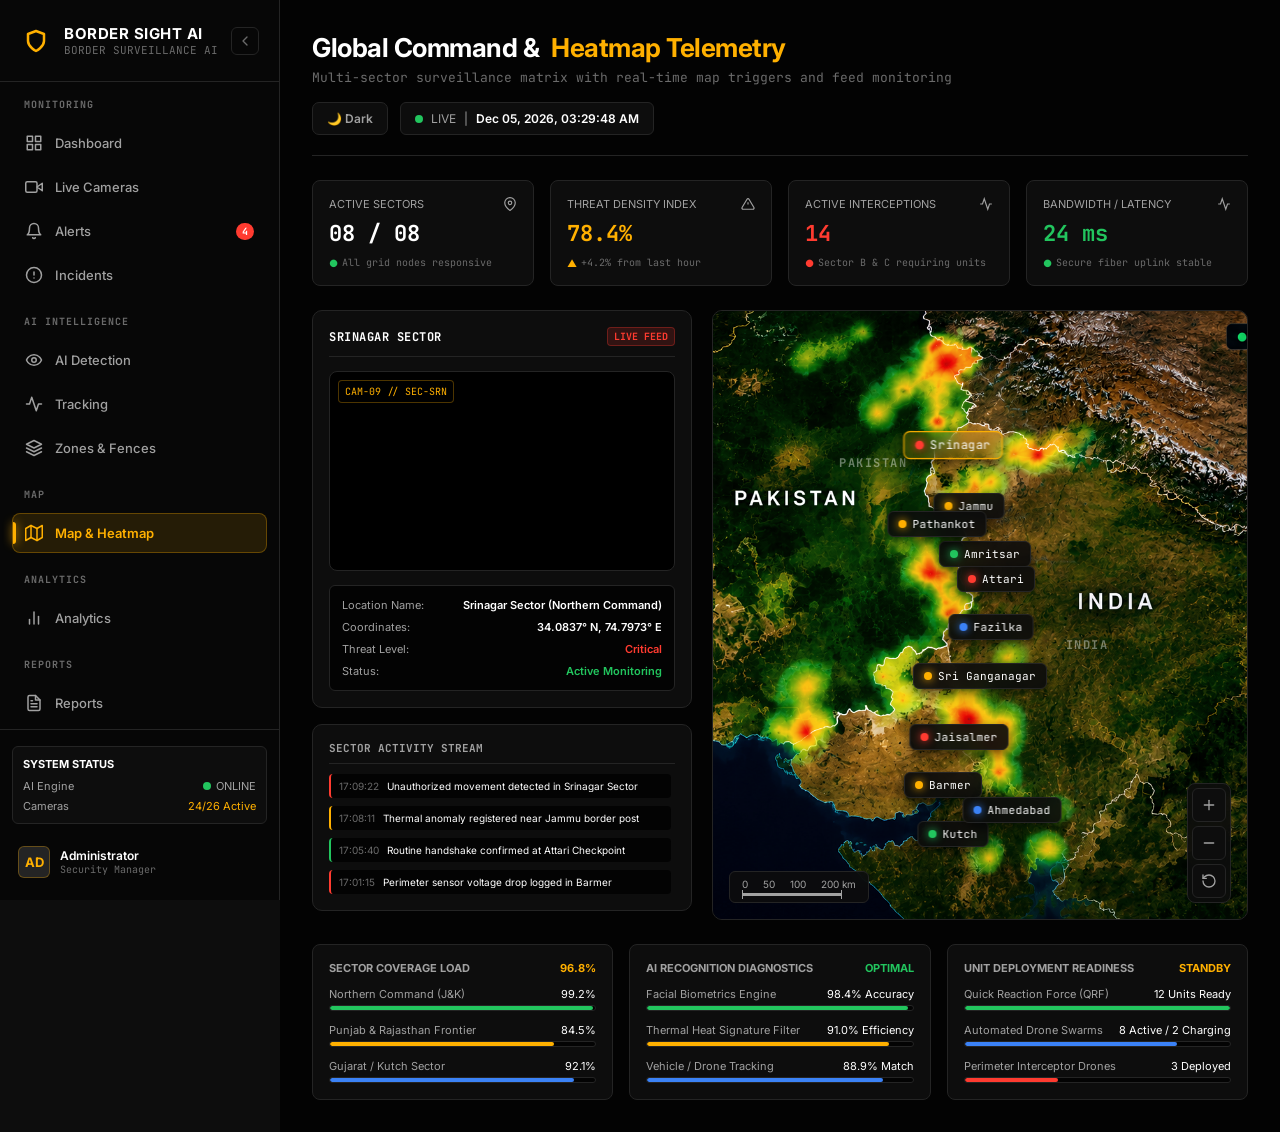
<file: map.html>
<!DOCTYPE html>
<html lang="en">
<head>
    <meta charset="UTF-8">
    <meta name="viewport" content="width=device-width, initial-scale=1.0">
    <title>Global Command Center – BorderSight AI</title>
    <link rel="icon" type="image/png" href="https://img.icons8.com/?size=100&id=vb6KFQas4NTc&format=png&color=000000">
    <!-- Google Fonts for professional technical dashboard styling -->
    <link href="https://fonts.googleapis.com/css2?family=Inter:wght@400;500;600;700&family=JetBrains+Mono:wght@400;500;700&display=swap" rel="stylesheet">
    <!-- Global Theme System -->
    <link rel="stylesheet" href="theme.css">
    <style>
        /* Updated Color Palette Variables */
        :root {
            --bg-main: #030303;
            --sidebar-bg: rgba(7, 7, 7, 0.9);
            --card-bg: #0D0D0D;
            --card-hover: #141414;
            --border-color: #242424;
            
            --primary: #FFFFFF;
            --primary-glow: rgba(255, 255, 255, 0.08);
            
            --secondary-text: #A1A1A1;
            --muted-text: #666666;
            
            --accent: #FFB000;
            --accent-hover: #FFC533;
            --accent-glow: rgba(255, 176, 0, 0.12);
            
            --success: #22C55E;
            --warning: #FFB000;
            --critical: #FF3B30;
            --info: #3B82F6;
            
            --transition-speed: 280ms;
            --sidebar-width: 280px;
            --sidebar-collapsed-width: 80px;
        }

        /* Reset & Base Styles */
        * {
            box-sizing: border-box;
            margin: 0;
            padding: 0;
            font-family: var(--font-family);
        }

        body {
            background-color: var(--bg-main);
            color: var(--primary);
            display: flex;
            min-height: 100vh;
            overflow-x: hidden;
        }

        .app-container {
            display: flex;
            width: 100%;
            position: relative;
        }

        /* --- SIDEBAR STYLES --- */
        .sidebar {
            width: var(--sidebar-width);
            height: 100vh;
            background-color: var(--sidebar-bg);
            backdrop-filter: blur(12px);
            -webkit-backdrop-filter: blur(12px);
            border-right: 1px solid var(--border-color);
            position: fixed;
            top: 0;
            left: 0;
            display: flex;
            flex-direction: column;
            justify-content: space-between;
            z-index: 100;
            transition: width var(--transition-speed) cubic-bezier(0.4, 0, 0.2, 1);
        }

        .sidebar.collapsed {
            width: var(--sidebar-collapsed-width);
        }

        .sidebar-header {
            padding: 24px 20px;
            display: flex;
            align-items: center;
            justify-content: space-between;
            border-bottom: 1px solid var(--border-color);
            min-height: 80px;
        }

        .logo-box {
            display: flex;
            align-items: center;
            gap: 12px;
            overflow: hidden;
            white-space: nowrap;
            text-decoration: none;
        }

        .logo-icon {
            font-size: 24px;
            color: var(--accent);
            flex-shrink: 0;
            display: flex;
            align-items: center;
            justify-content: center;
            width: 32px;
            height: 32px;
        }

        .logo-text {
            display: flex;
            flex-direction: column;
            transition: opacity var(--transition-speed) ease, visibility var(--transition-speed) ease;
        }

        .logo-title {
            font-size: 15px;
            font-weight: 700;
            color: var(--primary);
            letter-spacing: 0.5px;
        }

        .logo-subtitle {
            font-size: 11px;
            color: var(--muted-text);
            font-family: var(--font-family-mono);
            text-transform: uppercase;
        }

        .collapse-btn {
            background: transparent;
            border: 1px solid var(--border-color);
            color: var(--muted-text);
            width: 28px;
            height: 28px;
            border-radius: 6px;
            cursor: pointer;
            display: flex;
            align-items: center;
            justify-content: center;
            transition: all 0.2s ease;
            flex-shrink: 0;
        }

        .collapse-btn:hover {
            background: var(--card-bg);
            color: var(--accent);
            border-color: var(--accent);
        }

        .sidebar.collapsed .collapse-btn svg {
            transform: rotate(180deg);
        }

        .sidebar-nav {
            flex: 1;
            overflow-y: auto;
            overflow-x: hidden;
            padding: 16px 12px;
            display: flex;
            flex-direction: column;
            gap: 20px;
        }

        .sidebar-nav::-webkit-scrollbar {
            width: 4px;
        }
        .sidebar-nav::-webkit-scrollbar-thumb {
            background: var(--border-color);
            border-radius: 2px;
        }

        .nav-section {
            display: flex;
            flex-direction: column;
            gap: 4px;
        }

        .nav-category {
            font-size: 10px;
            font-weight: 700;
            font-family: var(--font-family-mono);
            color: var(--muted-text);
            padding: 0 12px 8px 12px;
            letter-spacing: 1px;
            text-transform: uppercase;
            transition: opacity var(--transition-speed) ease;
            white-space: nowrap;
        }

        .sidebar.collapsed .nav-category {
            opacity: 0;
            visibility: hidden;
            height: 0;
            padding: 0;
            margin: 0;
        }

        .nav-item {
            position: relative;
            display: flex;
            align-items: center;
            gap: 12px;
            padding: 10px 12px;
            border-radius: 8px;
            color: var(--secondary-text);
            text-decoration: none;
            font-size: 13px;
            font-weight: 500;
            transition: all var(--transition-speed) cubic-bezier(0.4, 0, 0.2, 1);
            background: transparent;
            cursor: pointer;
            border: 1px solid transparent;
            white-space: nowrap;
        }

        .nav-item svg {
            width: 18px;
            height: 18px;
            flex-shrink: 0;
            transition: transform var(--transition-speed) ease, color var(--transition-speed) ease;
        }

        .nav-item span.nav-text {
            transition: opacity var(--transition-speed) ease;
        }

        .sidebar.collapsed .nav-item span.nav-text {
            opacity: 0;
            visibility: hidden;
            position: absolute;
        }

        .nav-item::before {
            content: '';
            position: absolute;
            left: 0;
            top: 20%;
            height: 60%;
            width: 3px;
            background-color: var(--accent);
            border-radius: 0 3px 3px 0;
            opacity: 0;
            transform: scaleY(0);
            transition: all var(--transition-speed) cubic-bezier(0.4, 0, 0.2, 1);
            box-shadow: 0 0 10px var(--accent);
        }

        .nav-item:hover {
            color: var(--primary);
            background: linear-gradient(90deg, var(--accent-glow) 0%, rgba(0,0,0,0) 100%);
            border-color: rgba(255, 176, 0, 0.15);
            padding-left: 16px;
        }

        .nav-item:hover svg {
            transform: scale(1.1) rotate(4deg);
            color: var(--accent);
        }

        .nav-item:hover::before {
            opacity: 1;
            transform: scaleY(1);
        }

        .nav-item.active {
            color: var(--accent);
            background: var(--accent-glow);
            border-color: rgba(255, 176, 0, 0.3);
            font-weight: 600;
        }

        .nav-item.active::before {
            opacity: 1;
            transform: scaleY(1);
        }

        .nav-item.active svg {
            color: var(--accent);
        }

        .badge {
            margin-left: auto;
            background-color: var(--critical);
            color: white;
            font-size: 10px;
            font-weight: 700;
            padding: 2px 6px;
            border-radius: 10px;
            font-family: var(--font-family-mono);
            transition: opacity var(--transition-speed) ease;
        }

        .sidebar.collapsed .badge {
            position: absolute;
            top: 6px;
            right: 10px;
            padding: 1px 4px;
            font-size: 9px;
        }

        .nav-item .tooltip {
            position: absolute;
            left: calc(100% + 12px);
            top: 50%;
            transform: translateY(-50%);
            background: var(--card-bg);
            color: var(--primary);
            padding: 6px 10px;
            border-radius: 4px;
            font-size: 12px;
            white-space: nowrap;
            border: 1px solid var(--border-color);
            box-shadow: 0 4px 12px rgba(0,0,0,0.8);
            opacity: 0;
            visibility: hidden;
            pointer-events: none;
            transition: opacity 0.2s ease, transform 0.2s ease;
            z-index: 1000;
        }

        .sidebar.collapsed .nav-item:hover .tooltip {
            opacity: 1;
            visibility: visible;
            transform: translateY(-50%) translateX(2px);
        }

        .sidebar-footer {
            border-top: 1px solid var(--border-color);
            padding: 16px 12px;
            display: flex;
            flex-direction: column;
            gap: 16px;
            background: rgba(7, 7, 7, 0.6);
        }

        .system-status {
            display: flex;
            flex-direction: column;
            gap: 6px;
            font-family: var(--font-family-mono);
            font-size: 11px;
            color: var(--secondary-text);
            background: var(--card-bg);
            padding: 10px;
            border-radius: 6px;
            border: 1px solid var(--border-color);
            transition: opacity var(--transition-speed) ease;
        }

        .sidebar.collapsed .system-status {
            opacity: 0;
            visibility: hidden;
            height: 0;
            padding: 0;
            margin: 0;
            border: none;
        }

        .status-row {
            display: flex;
            align-items: center;
            justify-content: space-between;
        }

        .live-dot {
            width: 8px;
            height: 8px;
            background-color: var(--success);
            border-radius: 50%;
            display: inline-block;
            box-shadow: 0 0 0 0 rgba(34, 197, 94, 0.7);
            animation: pulse-green 2s infinite;
        }

        @keyframes pulse-green {
            0% { transform: scale(0.95); box-shadow: 0 0 0 0 rgba(34, 197, 94, 0.7); }
            70% { transform: scale(1); box-shadow: 0 0 0 6px rgba(34, 197, 94, 0); }
            100% { transform: scale(0.95); box-shadow: 0 0 0 0 rgba(34, 197, 94, 0); }
        }

        .user-profile {
            display: flex;
            align-items: center;
            gap: 10px;
            padding: 6px;
            border-radius: 8px;
            background: transparent;
            overflow: hidden;
        }

        .user-avatar {
            width: 32px;
            height: 32px;
            border-radius: 6px;
            background: var(--border-color);
            color: var(--accent);
            display: flex;
            align-items: center;
            justify-content: center;
            font-weight: 700;
            font-size: 13px;
            flex-shrink: 0;
            border: 1px solid rgba(255, 176, 0, 0.3);
        }

        .user-info {
            display: flex;
            flex-direction: column;
            transition: opacity var(--transition-speed) ease;
            white-space: nowrap;
        }

        .sidebar.collapsed .user-info {
            opacity: 0;
            visibility: hidden;
            width: 0;
        }

        .user-name {
            font-size: 12px;
            font-weight: 600;
            color: var(--primary);
        }

        .user-role {
            font-size: 10px;
            color: var(--muted-text);
            font-family: var(--font-family-mono);
        }

        /* --- MAIN CONTENT STYLES --- */
        .main-content {
            margin-left: var(--sidebar-width);
            flex: 1;
            padding: 32px;
            transition: margin-left var(--transition-speed) cubic-bezier(0.4, 0, 0.2, 1);
            background-color: var(--bg-main);
            min-height: 100vh;
            display: flex;
            flex-direction: column;
            gap: 24px;
        }

        .sidebar.collapsed ~ .main-content {
            margin-left: var(--sidebar-collapsed-width);
        }

        .command-header {
            border-bottom: 1px solid var(--border-color);
            padding-bottom: 20px;
            display: flex;
            justify-content: space-between;
            align-items: flex-end;
            flex-wrap: wrap;
            gap: 16px;
        }

        .command-title-area {
            display: flex;
            flex-direction: column;
            gap: 6px;
        }

        .command-title {
            font-size: 26px;
            font-weight: 700;
            color: var(--primary);
            letter-spacing: -0.5px;
            display: flex;
            align-items: center;
            gap: 12px;
        }

        .command-title span {
            color: var(--accent);
        }

        .command-subtitle {
            font-size: 13px;
            color: var(--muted-text);
            font-family: var(--font-family-mono);
        }

        .header-right {
            display: flex;
            align-items: center;
            gap: 12px;
        }

        .live-badge-group {
            display: flex;
            align-items: center;
            gap: 8px;
            font-family: var(--font-family-mono);
            font-size: 12px;
            color: var(--secondary-text);
            background: var(--card-bg);
            border: 1px solid var(--border-color);
            padding: 8px 14px;
            border-radius: 6px;
        }

        .live-badge-group .dt-value {
            color: var(--primary);
            font-weight: 600;
        }

        /* --- TOP METRICS GRID (ADDED BOXES) --- */
        .metrics-overview-grid {
            display: grid;
            grid-template-columns: repeat(4, 1fr);
            gap: 16px;
        }

        .metric-card {
            background: var(--card-bg);
            border: 1px solid var(--border-color);
            border-radius: 8px;
            padding: 16px;
            display: flex;
            flex-direction: column;
            gap: 8px;
        }

        .metric-card-header {
            display: flex;
            justify-content: space-between;
            align-items: center;
            font-size: 11px;
            font-family: var(--font-family-mono);
            color: var(--secondary-text);
            text-transform: uppercase;
        }

        .metric-card-value {
            font-size: 22px;
            font-weight: 700;
            font-family: var(--font-family-mono);
            color: var(--primary);
        }

        .metric-card-footer {
            font-size: 10px;
            font-family: var(--font-family-mono);
            color: var(--muted-text);
            display: flex;
            align-items: center;
            gap: 4px;
        }

        /* --- WORKSPACE LAYOUT: CCTV ON LEFT, MAP ON RIGHT --- */
        .map-cctv-workspace {
            display: grid;
            grid-template-columns: 380px 1fr;
            gap: 20px;
            align-items: flex-start;
        }

        /* CCTV Live Feed Side Panel + Extra Telemetry Boxes */
        .left-control-column {
            display: flex;
            flex-direction: column;
            gap: 16px;
        }

        .cctv-live-panel {
            background: var(--card-bg);
            border: 1px solid var(--border-color);
            border-radius: 10px;
            padding: 16px;
            display: flex;
            flex-direction: column;
            gap: 14px;
        }

        .cctv-panel-header {
            display: flex;
            justify-content: space-between;
            align-items: center;
            border-bottom: 1px solid var(--border-color);
            padding-bottom: 10px;
        }

        .cctv-title {
            font-size: 12px;
            font-weight: 700;
            font-family: var(--font-family-mono);
            color: var(--primary);
            text-transform: uppercase;
            letter-spacing: 0.5px;
        }

        .cctv-live-tag {
            background: rgba(255, 59, 48, 0.15);
            color: var(--critical);
            border: 1px solid rgba(255, 59, 48, 0.3);
            font-size: 10px;
            font-family: var(--font-family-mono);
            padding: 2px 6px;
            border-radius: 4px;
            font-weight: 700;
        }

        .cctv-screen {
            position: relative;
            width: 100%;
            height: 200px;
            background: #000;
            border-radius: 8px;
            overflow: hidden;
            border: 1px solid var(--border-color);
        }

        .cctv-screen video {
            width: 100%;
            height: 100%;
            object-fit: cover;
        }

        .cctv-overlay-info {
            position: absolute;
            top: 8px;
            left: 8px;
            font-family: var(--font-family-mono);
            font-size: 10px;
            background: rgba(0,0,0,0.7);
            padding: 4px 6px;
            border-radius: 4px;
            color: var(--accent);
            border: 1px solid rgba(255,176,0,0.3);
        }

        .cctv-details-box {
            display: flex;
            flex-direction: column;
            gap: 8px;
            font-family: var(--font-family-mono);
            font-size: 11px;
            background: var(--bg-main);
            padding: 12px;
            border-radius: 6px;
            border: 1px solid var(--border-color);
        }

        .cctv-row {
            display: flex;
            justify-content: space-between;
            color: var(--secondary-text);
        }

        .cctv-row span:last-child {
            color: var(--primary);
            font-weight: 600;
        }

        /* Added Left Extra Box: Sector Quick Log */
        .extra-panel-box {
            background: var(--card-bg);
            border: 1px solid var(--border-color);
            border-radius: 10px;
            padding: 16px;
            display: flex;
            flex-direction: column;
            gap: 10px;
        }

        .extra-panel-title {
            font-size: 11px;
            font-weight: 700;
            font-family: var(--font-family-mono);
            color: var(--secondary-text);
            text-transform: uppercase;
            border-bottom: 1px solid var(--border-color);
            padding-bottom: 8px;
        }

        .event-log-list {
            display: flex;
            flex-direction: column;
            gap: 8px;
            max-height: 140px;
            overflow-y: auto;
            padding-right: 4px;
        }

        .event-log-list::-webkit-scrollbar {
            width: 3px;
        }
        .event-log-list::-webkit-scrollbar-thumb {
            background: var(--border-color);
        }

        .event-log-item {
            font-family: var(--font-family-mono);
            font-size: 10px;
            display: flex;
            justify-content: space-between;
            align-items: center;
            background: var(--bg-main);
            padding: 6px 8px;
            border-radius: 4px;
            border-left: 2px solid var(--accent);
        }

        .event-log-item.crit { border-left-color: var(--critical); }
        .event-log-item.warn { border-left-color: var(--warning); }
        .event-log-item.succ { border-left-color: var(--success); }

        .log-time {
            color: var(--muted-text);
        }

        .log-desc {
            color: var(--primary);
            flex: 1;
            margin-left: 8px;
            white-space: nowrap;
            overflow: hidden;
            text-overflow: ellipsis;
        }

        /* MAP CONTAINER & HEATMAP */
        .map-workspace-wrapper {
            position: relative;
            width: 100%;
            height: 610px;
            background: #080808;
            border: 1px solid var(--border-color);
            border-radius: 10px;
            overflow: hidden;
            display: flex;
            align-items: center;
            justify-content: center;
            cursor: grab;
        }

        .map-workspace-wrapper.panning {
            cursor: grabbing;
        }

        .map-zoom-layer {
            position: absolute;
            inset: 0;
            width: 100%;
            height: 100%;
            transform-origin: center center;
            transition: transform 180ms ease-out;
            will-change: transform;
        }

        .map-zoom-layer.no-transition {
            transition: none;
        }

        .map-workspace-wrapper img,
        .map-workspace-wrapper .heatmap-svg {
            width: 100%;
            height: 100%;
            object-fit: cover;
            filter: contrast(110%) saturate(90%);
            position: absolute;
            top: 0;
            left: 0;
        }

        /* Subtle Professional India-Pakistan Border Geographic Labels */
        .geo-label {
            position: absolute;
            transform: translate(-50%, -50%);
            font-family: var(--font-family-mono);
            font-size: 10px;
            font-weight: 500;
            color: rgba(255, 255, 255, 0.75);
            background: rgba(3, 3, 3, 0.65);
            backdrop-filter: blur(4px);
            border: 1px solid rgba(255, 255, 255, 0.1);
            padding: 2px 6px;
            border-radius: 3px;
            white-space: nowrap;
            pointer-events: none;
            z-index: 12;
            letter-spacing: 0.3px;
        }

        .geo-label.country-label {
            font-size: 12px;
            font-weight: 700;
            letter-spacing: 1.5px;
            color: rgba(255, 255, 255, 0.4);
            background: transparent;
            border: none;
            backdrop-filter: none;
        }

        /* Map Markers (Updated to realistic India-Pakistan border locations) */
        .map-marker {
            position: absolute;
            transform: translate(-50%, -50%);
            display: flex;
            align-items: center;
            gap: 6px;
            background: rgba(13, 13, 13, 0.92);
            backdrop-filter: blur(6px);
            border: 1px solid var(--border-color);
            padding: 5px 10px;
            border-radius: 6px;
            font-size: 11px;
            font-family: var(--font-family-mono);
            color: var(--primary);
            cursor: pointer;
            box-shadow: 0 4px 12px rgba(0,0,0,0.6);
            transition: transform 0.2s ease, border-color 0.2s ease, background 0.2s ease;
            z-index: 15;
        }

        .map-marker:hover, .map-marker.active {
            transform: translate(-50%, -50%) scale(1.08);
            border-color: var(--accent);
            background: rgba(255, 176, 0, 0.15);
            z-index: 30;
        }

        .map-marker .pin-dot {
            width: 8px;
            height: 8px;
            border-radius: 50%;
        }

        .map-marker.critical .pin-dot { background: var(--critical); box-shadow: 0 0 8px var(--critical); }
        .map-marker.warning .pin-dot { background: var(--warning); box-shadow: 0 0 8px var(--warning); }
        .map-marker.success .pin-dot { background: var(--success); box-shadow: 0 0 8px var(--success); }
        .map-marker.info .pin-dot { background: var(--info); box-shadow: 0 0 8px var(--info); }

        /* Floating Scale & Zoom */
        .map-scale-bar {
            position: absolute;
            left: 16px;
            bottom: 16px;
            background: rgba(13, 13, 13, 0.85);
            backdrop-filter: blur(6px);
            border: 1px solid var(--border-color);
            padding: 6px 12px;
            border-radius: 6px;
            font-family: var(--font-family-mono);
            font-size: 10px;
            color: var(--secondary-text);
            z-index: 20;
            display: flex;
            flex-direction: column;
            gap: 3px;
        }

        .scale-ruler {
            width: 100px;
            height: 3px;
            background: var(--secondary-text);
            position: relative;
        }
        .scale-ruler::before, .scale-ruler::after {
            content: '';
            position: absolute;
            top: -3px;
            width: 1px;
            height: 9px;
            background: var(--secondary-text);
        }
        .scale-ruler::before { left: 0; }
        .scale-ruler::after { right: 0; }

        .map-floating-controls {
            position: absolute;
            right: 16px;
            bottom: 16px;
            display: flex;
            flex-direction: column;
            gap: 4px;
            background: rgba(13, 13, 13, 0.9);
            backdrop-filter: blur(8px);
            border: 1px solid var(--border-color);
            border-radius: 8px;
            padding: 4px;
            z-index: 20;
        }

        .icon-action-btn {
            background: var(--card-bg);
            border: 1px solid var(--border-color);
            color: var(--secondary-text);
            width: 34px;
            height: 34px;
            border-radius: 6px;
            cursor: pointer;
            display: flex;
            align-items: center;
            justify-content: center;
            transition: all 0.2s ease;
        }

        .icon-action-btn:hover {
            border-color: var(--accent);
            color: var(--accent);
            background: var(--accent-glow);
        }

        /* --- BOTTOM ANALYTICS ROW (ADDED BOXES) --- */
        .bottom-analytics-grid {
            display: grid;
            grid-template-columns: repeat(3, 1fr);
            gap: 16px;
        }

        .analytics-box {
            background: var(--card-bg);
            border: 1px solid var(--border-color);
            border-radius: 8px;
            padding: 16px;
            display: flex;
            flex-direction: column;
            gap: 12px;
        }

        .analytics-box-title {
            font-size: 11px;
            font-weight: 700;
            font-family: var(--font-family-mono);
            color: var(--secondary-text);
            text-transform: uppercase;
            display: flex;
            justify-content: space-between;
            align-items: center;
        }

        .progress-stat-row {
            display: flex;
            flex-direction: column;
            gap: 4px;
            font-family: var(--font-family-mono);
            font-size: 11px;
        }

        .progress-label-wrap {
            display: flex;
            justify-content: space-between;
            color: var(--secondary-text);
        }

        .progress-label-wrap span:last-child {
            color: var(--primary);
        }

        .progress-track {
            width: 100%;
            height: 6px;
            background: var(--bg-main);
            border-radius: 3px;
            overflow: hidden;
            border: 1px solid var(--border-color);
        }

        .progress-fill {
            height: 100%;
            background: var(--accent);
            border-radius: 3px;
        }
        .progress-fill.green { background: var(--success); }
        .progress-fill.blue { background: var(--info); }
        .progress-fill.red { background: var(--critical); }

        /* Responsive Breakpoints */
        @media (max-width: 1200px) {
            .metrics-overview-grid {
                grid-template-columns: repeat(2, 1fr);
            }
            .bottom-analytics-grid {
                grid-template-columns: 1fr;
            }
        }

        @media (max-width: 1024px) {
            .map-cctv-workspace {
                grid-template-columns: 1fr;
            }
            .map-workspace-wrapper {
                height: 450px;
            }
        }

        @media (max-width: 768px) {
            .sidebar {
                width: var(--sidebar-collapsed-width);
            }
            .sidebar .nav-text,
            .sidebar .nav-category,
            .sidebar .logo-text,
            .sidebar .system-status,
            .sidebar .user-info {
                opacity: 0;
                visibility: hidden;
                display: none;
            }
            .main-content {
                margin-left: var(--sidebar-collapsed-width);
                padding: 16px;
            }
            .metrics-overview-grid {
                grid-template-columns: 1fr;
            }
        }
    </style>
</head>
<body>

    <div class="app-container">
        
        <!-- SIDEBAR NAVIGATION -->
        <aside class="sidebar" id="sidebar">
            
            <div class="sidebar-header">
                <a href="index.html" class="logo-box">
                    <div class="logo-icon">
                        <svg viewBox="0 0 24 24" width="24" height="24" stroke="currentColor" stroke-width="2.5" fill="none" stroke-linecap="round" stroke-linejoin="round">
                            <path d="M12 22s8-4 8-10V5l-8-3-8 3v7c0 6 8 10 8 10z"></path>
                        </svg>
                    </div>
                    <div class="logo-text">
                        <span class="logo-title">BORDER SIGHT AI</span>
                        <span class="logo-subtitle">Border Surveillance AI</span>
                    </div>
                </a>
                <button class="collapse-btn" id="collapseBtn" title="Toggle Sidebar">
                    <svg viewBox="0 0 24 24" width="16" height="16" stroke="currentColor" stroke-width="2" fill="none" stroke-linecap="round" stroke-linejoin="round">
                        <polyline points="15 18 9 12 15 6"></polyline>
                    </svg>
                </button>
            </div>

            <div class="sidebar-nav">
                
                <div class="nav-section">
                    <span class="nav-category">Monitoring</span>
                    <a href="dashboard.html" class="nav-item" data-page="dashboard.html">
                        <svg viewBox="0 0 24 24" stroke="currentColor" stroke-width="2" fill="none" stroke-linecap="round" stroke-linejoin="round"><rect x="3" y="3" width="7" height="7"></rect><rect x="14" y="3" width="7" height="7"></rect><rect x="14" y="14" width="7" height="7"></rect><rect x="3" y="14" width="7" height="7"></rect></svg>
                        <span class="nav-text">Dashboard</span>
                        <span class="tooltip">Dashboard</span>
                    </a>
                    <a href="cameras.html" class="nav-item" data-page="cameras.html">
                        <svg viewBox="0 0 24 24" stroke="currentColor" stroke-width="2" fill="none" stroke-linecap="round" stroke-linejoin="round"><path d="M23 7l-7 5 7 5V7z"></path><rect x="1" y="5" width="15" height="14" rx="2" ry="2"></rect></svg>
                        <span class="nav-text">Live Cameras</span>
                        <span class="tooltip">Live Cameras</span>
                    </a>
                    <a href="alerts.html" class="nav-item" data-page="alerts.html">
                        <svg viewBox="0 0 24 24" stroke="currentColor" stroke-width="2" fill="none" stroke-linecap="round" stroke-linejoin="round"><path d="M18 8A6 6 0 0 0 6 8c0 7-3 9-3 9h18s-3-2-3-9"></path><path d="M13.73 21a2 2 0 0 1-3.46 0"></path></svg>
                        <span class="nav-text">Alerts</span>
                        <span class="badge">4</span>
                        <span class="tooltip">Alerts</span>
                    </a>
                    <a href="incidents.html" class="nav-item" data-page="incidents.html">
                        <svg viewBox="0 0 24 24" stroke="currentColor" stroke-width="2" fill="none" stroke-linecap="round" stroke-linejoin="round"><circle cx="12" cy="12" r="10"></circle><line x1="12" y1="8" x2="12" y2="12"></line><line x1="12" y1="16" x2="12.01" y2="16"></line></svg>
                        <span class="nav-text">Incidents</span>
                        <span class="tooltip">Incidents</span>
                    </a>
                </div>

                <div class="nav-section">
                    <span class="nav-category">AI Intelligence</span>
                    <a href="detection.html" class="nav-item" data-page="detection.html">
                        <svg viewBox="0 0 24 24" stroke="currentColor" stroke-width="2" fill="none" stroke-linecap="round" stroke-linejoin="round"><path d="M2 12s3-7 10-7 10 7 10 7-3 7-10 7-10-7-10-7Z"></path><circle cx="12" cy="12" r="3"></circle></svg>
                        <span class="nav-text">AI Detection</span>
                        <span class="tooltip">AI Detection</span>
                    </a>
                    <a href="tracking.html" class="nav-item" data-page="tracking.html">
                        <svg viewBox="0 0 24 24" stroke="currentColor" stroke-width="2" fill="none" stroke-linecap="round" stroke-linejoin="round"><polyline points="22 12 18 12 15 21 9 3 6 12 2 12"></polyline></svg>
                        <span class="nav-text">Tracking</span>
                        <span class="tooltip">Tracking</span>
                    </a>
                    <a href="zones.html" class="nav-item" data-page="zones.html">
                        <svg viewBox="0 0 24 24" stroke="currentColor" stroke-width="2" fill="none" stroke-linecap="round" stroke-linejoin="round"><polygon points="12 2 2 7 12 12 22 7 12 2"></polygon><polyline points="2 17 12 22 22 17"></polyline><polyline points="2 12 12 17 22 12"></polyline></svg>
                        <span class="nav-text">Zones & Fences</span>
                        <span class="tooltip">Zones & Fences</span>
                    </a>
                </div>

                <div class="nav-section">
                    <span class="nav-category">Map</span>
                    <a href="map.html" class="nav-item active" data-page="map.html">
                        <svg viewBox="0 0 24 24" stroke="currentColor" stroke-width="2" fill="none" stroke-linecap="round" stroke-linejoin="round"><polygon points="1 6 1 22 8 18 16 22 23 18 23 2 16 6 8 2 1 6"></polygon><line x1="8" y1="2" x2="8" y2="18"></line><line x1="16" y1="6" x2="16" y2="22"></line></svg>
                        <span class="nav-text">Map & Heatmap</span>
                        <span class="tooltip">Map & Heatmap</span>
                    </a>
                </div>

                <div class="nav-section">
                    <span class="nav-category">Analytics</span>
                    <a href="analytics.html" class="nav-item" data-page="analytics.html">
                        <svg viewBox="0 0 24 24" stroke="currentColor" stroke-width="2" fill="none" stroke-linecap="round" stroke-linejoin="round"><line x1="18" y1="20" x2="18" y2="10"></line><line x1="12" y1="20" x2="12" y2="4"></line><line x1="6" y1="20" x2="6" y2="14"></line></svg>
                        <span class="nav-text">Analytics</span>
                        <span class="tooltip">Analytics</span>
                    </a>
                </div>

                <div class="nav-section">
                    <span class="nav-category">Reports</span>
                    <a href="reports.html" class="nav-item" data-page="reports.html">
                        <svg viewBox="0 0 24 24" stroke="currentColor" stroke-width="2" fill="none" stroke-linecap="round" stroke-linejoin="round"><path d="M14 2H6a2 2 0 0 0-2 2v16a2 2 0 0 0 2 2h12a2 2 0 0 0 2-2V8z"></path><polyline points="14 2 14 8 20 8"></polyline><line x1="16" y1="13" x2="8" y2="13"></line><line x1="16" y1="17" x2="8" y2="17"></line><polyline points="10 9 9 9 8 9"></polyline></svg>
                        <span class="nav-text">Reports</span>
                        <span class="tooltip">Reports</span>
                    </a>
                </div>

                <div class="nav-section">
                    <span class="nav-category">System</span>
                    <a href="settings.html" class="nav-item" data-page="settings.html">
                        <svg viewBox="0 0 24 24" stroke="currentColor" stroke-width="2" fill="none" stroke-linecap="round" stroke-linejoin="round"><circle cx="12" cy="12" r="3"></circle><path d="M19.4 15a1.65 1.65 0 0 0 .33 1.82l.06.06a2 2 0 0 1 0 2.83 2 2 0 0 1-2.83 0l-.06-.06a1.65 1.65 0 0 0-1.82-.33 1.65 1.65 0 0 0-1 1.51V21a2 2 0 0 1-2 2 2 2 0 0 1-2-2v-.09A1.65 1.65 0 0 0 9 19.4a1.65 1.65 0 0 0-1.82.33l-.06.06a2 2 0 0 1-2.83 0 2 2 0 0 1 0-2.83l.06-.06a1.65 1.65 0 0 0 .33-1.82 1.65 1.65 0 0 0-1.51-1H3a2 2 0 0 1-2-2 2 2 0 0 1 2-2h.09A1.65 1.65 0 0 0 4.6 9a1.65 1.65 0 0 0-.33-1.82l-.06-.06a2 2 0 0 1 0-2.83 2 2 0 0 1 2.83 0l.06.06a1.65 1.65 0 0 0 1.82.33H9a1.65 1.65 0 0 0 1-1.51V3a2 2 0 0 1 2-2 2 2 0 0 1 2 2v.09a1.65 1.65 0 0 0 1 1.51 1.65 1.65 0 0 0 1.82-.33l.06-.06a2 2 0 0 1 2.83 0 2 2 0 0 1 0 2.83l-.06-.06a1.65 1.65 0 0 0-.33 1.82V9a1.65 1.65 0 0 0 1.51 1H21a2 2 0 0 1 2 2 2 2 0 0 1-2 2h-.09a1.65 1.65 0 0 0-1.51 1z"></path></svg>
                        <span class="nav-text">Settings</span>
                        <span class="tooltip">Settings</span>
                    </a>
                </div>

            </div>

            <div class="sidebar-footer">
                <div class="system-status">
                    <span style="font-weight: 700; color: var(--primary); margin-bottom: 2px;">SYSTEM STATUS</span>
                    <div class="status-row">
                        <span>AI Engine</span>
                        <span style="display:flex; align-items:center; gap:5px;"><span class="live-dot"></span> ONLINE</span>
                    </div>
                    <div class="status-row">
                        <span>Cameras</span>
                        <span style="color: var(--accent);">24/26 Active</span>
                    </div>
                </div>

                <div class="user-profile">
                    <div class="user-avatar">AD</div>
                    <div class="user-info">
                        <span class="user-name">Administrator</span>
                        <span class="user-role">Security Manager</span>
                    </div>
                </div>
            </div>

        </aside>

        <!-- MAIN MAP & HEATMAP PAGE CONTENT -->
        <main class="main-content">
            
            <!-- Command Header -->
            <header class="command-header">
                <div class="command-title-area">
                    <h1 class="command-title">Global Command & <span>Heatmap Telemetry</span></h1>
                    <p class="command-subtitle">Multi-sector surveillance matrix with real-time map triggers and feed monitoring</p>
                </div>
                
                <div class="header-right">
                    <button data-theme-toggle style="background-color: var(--card-bg); border: 1px solid var(--border-color); color: var(--secondary-text); padding: 8px 14px; border-radius: 7px; font-size: 12px; font-family: var(--font-family); font-weight: 600; cursor: pointer; display: inline-flex; align-items: center; justify-content: center; gap: 6px;" title="Toggle theme">
                        🌙 Dark
                    </button>
                    <div class="live-badge-group">
                        <span class="live-dot"></span>
                        <span>LIVE</span>
                        <span>|</span>
                        <span class="dt-value" id="liveDatetime">--</span>
                    </div>
                </div>
            </header>

            <!-- Top Metrics Overview Cards Box -->
            <section class="metrics-overview-grid">
                <div class="metric-card">
                    <div class="metric-card-header">
                        <span>Active Sectors</span>
                        <svg viewBox="0 0 24 24" width="14" height="14" stroke="currentColor" stroke-width="2" fill="none"><path d="M21 10c0 7-9 13-9 13s-9-6-9-13a9 9 0 0 1 18 0z"></path><circle cx="12" cy="10" r="3"></circle></svg>
                    </div>
                    <div class="metric-card-value">08 / 08</div>
                    <div class="metric-card-footer"><span style="color:var(--success);">●</span> All grid nodes responsive</div>
                </div>
                <div class="metric-card">
                    <div class="metric-card-header">
                        <span>Threat Density Index</span>
                        <svg viewBox="0 0 24 24" width="14" height="14" stroke="currentColor" stroke-width="2" fill="none"><path d="M10.29 3.86L1.82 18a2 2 0 0 0 1.71 3h16.94a2 2 0 0 0 1.71-3L13.71 3.86a2 2 0 0 0-3.42 0z"></path><line x1="12" y1="9" x2="12" y2="13"></line><line x1="12" y1="17" x2="12.01" y2="17"></line></svg>
                    </div>
                    <div class="metric-card-value" style="color: var(--warning);">78.4%</div>
                    <div class="metric-card-footer"><span style="color:var(--warning);">▲</span> +4.2% from last hour</div>
                </div>
                <div class="metric-card">
                    <div class="metric-card-header">
                        <span>Active Interceptions</span>
                        <svg viewBox="0 0 24 24" width="14" height="14" stroke="currentColor" stroke-width="2" fill="none"><polyline points="22 12 18 12 15 21 9 3 6 12 2 12"></polyline></svg>
                    </div>
                    <div class="metric-card-value" style="color: var(--critical);">14</div>
                    <div class="metric-card-footer"><span style="color:var(--critical);">●</span> Sector B & C requiring units</div>
                </div>
                <div class="metric-card">
                    <div class="metric-card-header">
                        <span>Bandwidth / Latency</span>
                        <svg viewBox="0 0 24 24" width="14" height="14" stroke="currentColor" stroke-width="2" fill="none"><polyline points="22 12 18 12 15 21 9 3 6 12 2 12"></polyline></svg>
                    </div>
                    <div class="metric-card-value" style="color: var(--success);">24 ms</div>
                    <div class="metric-card-footer"><span style="color:var(--success);">●</span> Secure fiber uplink stable</div>
                </div>
            </section>

            <!-- Workspace Layout: CCTV & Logs on Left, Heatmap on Right -->
            <div class="map-cctv-workspace">
                
                <!-- Left Column: CCTV Feed & Event Log Box -->
                <div class="left-control-column">
                    
                    <div class="cctv-live-panel">
                        <div class="cctv-panel-header">
                            <span class="cctv-title" id="panelSectorTitle">Srinagar Sector</span>
                            <span class="cctv-live-tag">LIVE FEED</span>
                        </div>

                        <div class="cctv-screen">
                            <video id="cctvVideo" autoplay muted loop playsinline>
                                <source src="https://cdn.pixabay.com/video/2025/09/12/303538_large.mp4" type="video/mp4">
                                Your browser does not support the video tag.
                            </video>
                            <div class="cctv-overlay-info" id="cctvCamCode">CAM-09 // SEC-SRN</div>
                        </div>

                        <div class="cctv-details-box">
                            <div class="cctv-row">
                               <span>Location Name:</span>
                               <span id="infoLocation">Srinagar Sector (Northern Command)</span>
                            </div>
                            <div class="cctv-row">
                               <span>Coordinates:</span>
                               <span id="infoCoords">34.0837° N, 74.7973° E</span>
                            </div>
                            <div class="cctv-row">
                               <span>Threat Level:</span>
                               <span id="infoThreat" style="color: var(--critical);">Critical</span>
                            </div>
                            <div class="cctv-row">
                               <span>Status:</span>
                               <span id="infoStatus" style="color: var(--success);">Active Monitoring</span>
                            </div>
                        </div>
                    </div>

                    <!-- Extra Box: Live Event Telemetry Stream -->
                    <div class="extra-panel-box">
                        <div class="extra-panel-title">Sector Activity Stream</div>
                        <div class="event-log-list" id="eventLogList">
                            <div class="event-log-item crit">
                                <span class="log-time">17:09:22</span>
                                <span class="log-desc">Unauthorized movement detected in Srinagar Sector</span>
                            </div>
                            <div class="event-log-item warn">
                                <span class="log-time">17:08:11</span>
                                <span class="log-desc">Thermal anomaly registered near Jammu border post</span>
                            </div>
                            <div class="event-log-item succ">
                                <span class="log-time">17:05:40</span>
                                <span class="log-desc">Routine handshake confirmed at Attari Checkpoint</span>
                            </div>
                            <div class="event-log-item crit">
                                <span class="log-time">17:01:15</span>
                                <span class="log-desc">Perimeter sensor voltage drop logged in Barmer</span>
                            </div>
                        </div>
                    </div>

                </div>

                <!-- Right Side: Heatmap Image with India-Pakistan Border Locations -->
                <div class="map-workspace-wrapper" id="mapWrapper">
                  <div class="map-zoom-layer" id="mapZoomLayer">
                    <!-- Heatmap Image Added -->
                    <img src="models/img/heat-map.png" alt="Heat Map" class="heatmap-svg">

                    <!-- Subtle Professional Geographic Labels -->
                    <div class="geo-label country-label" style="top: 25%; left: 30%;">PAKISTAN</div>
                    <div class="geo-label country-label" style="top: 55%; left: 70%;">INDIA</div>

                    <!-- Realistic India-Pakistan Border Markers -->
                    <div class="map-marker critical active" style="top: 22%; left: 45%;" onclick="selectSector('Srinagar', 'CAM-09 // SEC-SRN', 'Srinagar Sector (Northern Command)', '34.0837° N, 74.7973° E', 'Critical', 'https://cdn.pixabay.com/video/2025/09/12/303538_large.mp4', this)">
                        <span class="pin-dot"></span> Srinagar
                    </div>

                    <div class="map-marker warning" style="top: 32%; left: 48%;" onclick="selectSector('Jammu', 'CAM-14 // SEC-JMU', 'Jammu Border Outpost', '32.7266° N, 74.8570° E', 'High Activity', 'https://cdn.pixabay.com/video/2024/02/12/200299-912370123_large.mp4', this)">
                        <span class="pin-dot"></span> Jammu
                    </div>

                    <div class="map-marker success" style="top: 40%; left: 51%;" onclick="selectSector('Amritsar', 'CAM-22 // SEC-AMS', 'Amritsar Border Sector', '31.6340° N, 74.8723° E', 'Low Risk', 'https://cdn.pixabay.com/video/2022/08/10/127488-738466730_large.mp4', this)">
                        <span class="pin-dot"></span> Amritsar
                    </div>

                    <div class="map-marker critical" style="top: 44%; left: 53%;" onclick="selectSector('Attari', 'CAM-03 // SEC-ATT', 'Attari Joint Check Post', '31.6026° N, 74.5683° E', 'Critical Breach', 'https://cdn.pixabay.com/video/2025/08/01/294750_large.mp4', this)">
                        <span class="pin-dot"></span> Attari
                    </div>

                    <div class="map-marker warning" style="top: 35%; left: 42%;" onclick="selectSector('Pathankot', 'CAM-08 // SEC-PTK', 'Pathankot Strategic Sector', '32.2643° N, 75.6425° E', 'Moderate Warning', 'https://cdn.pixabay.com/video/2022/06/18/120678-721759752_large.mp4', this)">
                        <span class="pin-dot"></span> Pathankot
                    </div>

                    <div class="map-marker info" style="top: 52%; left: 52%;" onclick="selectSector('Fazilka', 'CAM-01 // SEC-FZK', 'Fazilka Border Grid', '30.4043° N, 74.1265° E', 'Nominal', 'https://cdn.pixabay.com/video/2015/12/11/1643-148614430_medium.mp4', this)">
                        <span class="pin-dot"></span> Fazilka
                    </div>

                    <div class="map-marker warning" style="top: 60%; left: 50%;" onclick="selectSector('Sri Ganganagar', 'CAM-19 // SEC-SGN', 'Sri Ganganagar Sector', '29.9038° N, 73.8772° E', 'Elevated Watch', 'https://cdn.pixabay.com/video/2023/06/20/168035-838126263_large.mp4', this)">
                        <span class="pin-dot"></span> Sri Ganganagar
                    </div>

                    <div class="map-marker critical" style="top: 70%; left: 46%;" onclick="selectSector('Jaisalmer', 'CAM-27 // SEC-JSL', 'Jaisalmer Desert Sector', '26.9157° N, 70.9083° E', 'High Threat', 'https://cdn.pixabay.com/video/2026/03/16/340485_large.mp4', this)">
                        <span class="pin-dot"></span> Jaisalmer
                    </div>

                    <div class="map-marker warning" style="top: 78%; left: 43%;" onclick="selectSector('Barmer', 'CAM-11 // SEC-BMR', 'Barmer Frontier Post', '25.7516° N, 71.3941° E', 'Elevated Watch', 'https://cdn.pixabay.com/video/2024/02/13/200435-912684337_large.mp4', this)">
                        <span class="pin-dot"></span> Barmer
                    </div>

                    <div class="map-marker success" style="top: 86%; left: 45%;" onclick="selectSector('Kutch / Rann of Kutch', 'CAM-05 // SEC-KTK', 'Rann of Kutch Sector', '23.7337° N, 69.8597° E', 'Secure', 'https://video-public.canva.com/VAGjrGRHcfk/v/62f0a33a39.mp4', this)">
                        <span class="pin-dot"></span> Kutch
                    </div>

                    <div class="map-marker info" style="top: 82%; left: 56%;" onclick="selectSector('Ahmedabad', 'CAM-30 // SEC-AHM', 'Ahmedabad Regional Command Hub', '23.0225° N, 72.5714° E', 'Nominal', 'https://cdn.pixabay.com/video/2021/08/07/84224-586575102_large.mp4', this)">
                        <span class="pin-dot"></span> Ahmedabad
                    </div>
                  </div>

                    <!-- Map Scale Bar -->
                    <div class="map-scale-bar">
                        <span>0 &nbsp;&nbsp;&nbsp; 50 &nbsp;&nbsp;&nbsp; 100 &nbsp;&nbsp;&nbsp; 200 km</span>
                        <div class="scale-ruler"></div>
                    </div>

                    <!-- Floating Zoom Controls -->
                    <div class="map-floating-controls">
                        <button class="icon-action-btn" id="zoomInBtn" title="Zoom In">
                            <svg viewBox="0 0 24 24" width="16" height="16" stroke="currentColor" stroke-width="2" fill="none" stroke-linecap="round" stroke-linejoin="round"><line x1="12" y1="5" x2="12" y2="19"></line><line x1="5" y1="12" x2="19" y2="12"></line></svg>
                        </button>
                        <button class="icon-action-btn" id="zoomOutBtn" title="Zoom Out">
                            <svg viewBox="0 0 24 24" width="16" height="16" stroke="currentColor" stroke-width="2" fill="none" stroke-linecap="round" stroke-linejoin="round"><line x1="5" y1="12" x2="19" y2="12"></line></svg>
                        </button>
                        <button class="icon-action-btn" id="resetViewBtn" title="Reset View">
                            <svg viewBox="0 0 24 24" width="16" height="16" stroke="currentColor" stroke-width="2" fill="none" stroke-linecap="round" stroke-linejoin="round"><path d="M3 12a9 9 0 1 0 9-9 9.75 9.75 0 0 0-6.74 2.74L3 8"></path><polyline points="3 3 3 8 8 8"></polyline></svg>
                        </button>
                    </div>
                </div>

            </div>

            <!-- Bottom Analytics Row Boxes -->
            <section class="bottom-analytics-grid">
                
                <div class="analytics-box">
                    <div class="analytics-box-title">
                        <span>Sector Coverage Load</span>
                        <span style="color:var(--accent);">96.8%</span>
                    </div>
                    <div class="progress-stat-row">
                        <div class="progress-label-wrap">
                            <span>Northern Command (J&K)</span>
                            <span>99.2%</span>
                        </div>
                        <div class="progress-track"><div class="progress-fill green" style="width: 99.2%;"></div></div>
                    </div>
                    <div class="progress-stat-row">
                        <div class="progress-label-wrap">
                            <span>Punjab & Rajasthan Frontier</span>
                            <span>84.5%</span>
                        </div>
                        <div class="progress-track"><div class="progress-fill" style="width: 84.5%;"></div></div>
                    </div>
                    <div class="progress-stat-row">
                        <div class="progress-label-wrap">
                            <span>Gujarat / Kutch Sector</span>
                            <span>92.1%</span>
                        </div>
                        <div class="progress-track"><div class="progress-fill blue" style="width: 92.1%;"></div></div>
                    </div>
                </div>

                <div class="analytics-box">
                    <div class="analytics-box-title">
                        <span>AI Recognition Diagnostics</span>
                        <span style="color:var(--success);">Optimal</span>
                    </div>
                    <div class="progress-stat-row">
                        <div class="progress-label-wrap">
                            <span>Facial Biometrics Engine</span>
                            <span>98.4% Accuracy</span>
                        </div>
                        <div class="progress-track"><div class="progress-fill green" style="width: 98.4%;"></div></div>
                    </div>
                    <div class="progress-stat-row">
                        <div class="progress-label-wrap">
                            <span>Thermal Heat Signature Filter</span>
                            <span>91.0% Efficiency</span>
                        </div>
                        <div class="progress-track"><div class="progress-fill" style="width: 91.0%;"></div></div>
                    </div>
                    <div class="progress-stat-row">
                        <div class="progress-label-wrap">
                            <span>Vehicle / Drone Tracking</span>
                            <span>88.9% Match</span>
                        </div>
                        <div class="progress-track"><div class="progress-fill blue" style="width: 88.9%;"></div></div>
                    </div>
                </div>

                <div class="analytics-box">
                    <div class="analytics-box-title">
                        <span>Unit Deployment Readiness</span>
                        <span style="color:var(--warning);">Standby</span>
                    </div>
                    <div class="progress-stat-row">
                        <div class="progress-label-wrap">
                            <span>Quick Reaction Force (QRF)</span>
                            <span>12 Units Ready</span>
                        </div>
                        <div class="progress-track"><div class="progress-fill green" style="width: 100%;"></div></div>
                    </div>
                    <div class="progress-stat-row">
                        <div class="progress-label-wrap">
                            <span>Automated Drone Swarms</span>
                            <span>8 Active / 2 Charging</span>
                        </div>
                        <div class="progress-track"><div class="progress-fill blue" style="width: 80%;"></div></div>
                    </div>
                    <div class="progress-stat-row">
                        <div class="progress-label-wrap">
                            <span>Perimeter Interceptor Drones</span>
                            <span>3 Deployed</span>
                        </div>
                        <div class="progress-track"><div class="progress-fill red" style="width: 35%;"></div></div>
                    </div>
                </div>

            </section>

        </main>

    </div>

    <!-- JavaScript for Interactivity & Sector Selection -->
    <script>
        const sidebar = document.getElementById('sidebar');
        const collapseBtn = document.getElementById('collapseBtn');

        // Toggle Sidebar
        collapseBtn.addEventListener('click', () => {
            sidebar.classList.toggle('collapsed');
        });

        // Live Date/Time
        function updateDatetime() { 
            const now = new Date(); 
            const el = document.getElementById('liveDatetime'); 
            if (el) {
                el.textContent = now.toLocaleString('en-US',{
                    month:'short',
                    day:'2-digit',
                    year:'numeric'
                }) + ', ' + now.toLocaleTimeString('en-US',{
                    hour:'2-digit',
                    minute:'2-digit',
                    second:'2-digit',
                    hour12:true
                });
            }
        }
        updateDatetime(); 
        setInterval(updateDatetime, 1000);

        // Function when clicking a sector point on the map
        function selectSector(name, camCode, locationText, coords, threat, videoSrc, element) {
            // Update panel text info
            document.getElementById('panelSectorTitle').textContent = name + ' Sector';
            document.getElementById('cctvCamCode').textContent = camCode;
            document.getElementById('infoLocation').textContent = locationText;
            document.getElementById('infoCoords').textContent = coords;
            document.getElementById('infoThreat').textContent = threat;

            // Update video source dynamically
            const videoEl = document.getElementById('cctvVideo');
            videoEl.src = videoSrc;
            videoEl.load();
            videoEl.play();

            // Highlight active marker
            document.querySelectorAll('.map-marker').forEach(m => m.classList.remove('active'));
            element.classList.add('active');

            // Log selection in the stream box
            const logList = document.getElementById('eventLogList');
            const nowStr = newTimeString();
            const newLog = document.createElement('div');
            newLog.className = 'event-log-item ' + (threat.includes('Critical') || threat.includes('High') ? 'crit' : threat.includes('Watch') ? 'warn' : 'succ');
            newLog.innerHTML = `<span class="log-time">${nowStr}</span><span class="log-desc">Telemetry shifted to ${name} (${camCode})</span>`;
            logList.prepend(newLog);
        }

        function newTimeString() {
            const d = new Date();
            return d.toTimeString().split(' ')[0];
        }

        // ---- Map Zoom & Pan Controls (real, working) ----
        (function initMapZoomPan() {
            const wrapper = document.getElementById('mapWrapper');
            const layer = document.getElementById('mapZoomLayer');
            const zoomInBtn = document.getElementById('zoomInBtn');
            const zoomOutBtn = document.getElementById('zoomOutBtn');
            const resetBtn = document.getElementById('resetViewBtn');

            let scale = 1;
            const minScale = 1;
            const maxScale = 3;
            let panX = 0;
            let panY = 0;
            let isPanning = false;
            let startX = 0;
            let startY = 0;

            function applyTransform() {
                layer.style.transform = `translate(${panX}px, ${panY}px) scale(${scale})`;
            }

            function clampPan() {
                // Keep the map from being dragged too far off-screen at higher zoom levels
                const maxOffset = (scale - 1) * 300;
                panX = Math.max(-maxOffset, Math.min(maxOffset, panX));
                panY = Math.max(-maxOffset, Math.min(maxOffset, panY));
            }

            function setScale(newScale) {
                scale = Math.max(minScale, Math.min(maxScale, newScale));
                if (scale === 1) { panX = 0; panY = 0; }
                clampPan();
                applyTransform();
            }

            zoomInBtn.addEventListener('click', () => setScale(scale + 0.4));
            zoomOutBtn.addEventListener('click', () => setScale(scale - 0.4));
            resetBtn.addEventListener('click', () => {
                layer.classList.remove('no-transition');
                setScale(1);
            });

            // Scroll wheel zoom, centered on cursor position
            wrapper.addEventListener('wheel', (e) => {
                e.preventDefault();
                const delta = e.deltaY > 0 ? -0.25 : 0.25;
                setScale(scale + delta);
            }, { passive: false });

            // Drag to pan (only once zoomed in)
            wrapper.addEventListener('mousedown', (e) => {
                if (scale <= 1) return;
                isPanning = true;
                wrapper.classList.add('panning');
                layer.classList.add('no-transition');
                startX = e.clientX - panX;
                startY = e.clientY - panY;
            });

            window.addEventListener('mousemove', (e) => {
                if (!isPanning) return;
                panX = e.clientX - startX;
                panY = e.clientY - startY;
                clampPan();
                applyTransform();
            });

            window.addEventListener('mouseup', () => {
                if (isPanning) {
                    isPanning = false;
                    wrapper.classList.remove('panning');
                    layer.classList.remove('no-transition');
                }
            });

            applyTransform();
        })();
    </script>
    <!-- Global Theme Manager -->
    <script src="theme.js"></script>
</body>
</html>
</file>
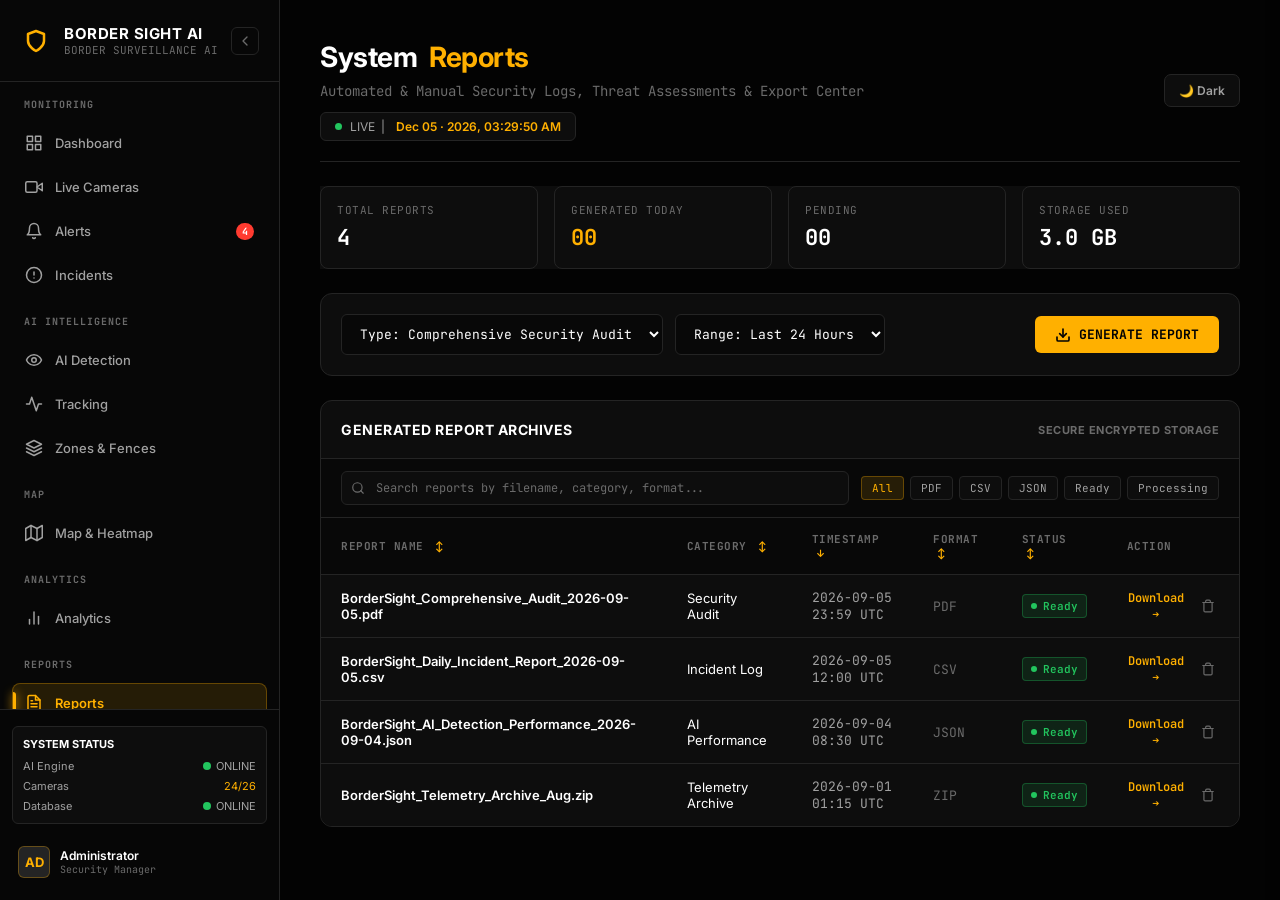
<file: reports.html>
<!DOCTYPE html>
<html lang="en">
<head>
    <meta charset="UTF-8">
    <meta name="viewport" content="width=device-width, initial-scale=1.0">
    <title>Reports – BorderSight AI</title>
    <link rel="icon" type="image/png" href="https://img.icons8.com/?size=100&id=80444&format=png&color=000000">
    <!-- Google Fonts for professional technical dashboard styling -->
    <link href="https://fonts.googleapis.com/css2?family=Inter:wght@400;500;600;700&family=JetBrains+Mono:wght@400;500;700&display=swap" rel="stylesheet">
    <!-- Global Theme System -->
    <link rel="stylesheet" href="theme.css">
    <style>
        /* Updated Color Palette Variables */
        :root {
            --bg-main: #030303;
            --sidebar-bg: rgba(7, 7, 7, 0.9);
            --card-bg: #0D0D0D;
            --card-hover: #141414;
            --border-color: #242424;
            
            --primary: #FFFFFF;
            --primary-glow: rgba(255, 255, 255, 0.08);
            
            --secondary-text: #A1A1A1;
            --muted-text: #666666;
            
            --accent: #FFB000;
            --accent-hover: #FFC533;
            --accent-glow: rgba(255, 176, 0, 0.12);
            
            --success: #22C55E;
            --warning: #FFB000;
            --critical: #FF3B30;
            --info: #3B82F6;
            
            --transition-speed: 280ms;
            --sidebar-width: 280px;
            --sidebar-collapsed-width: 80px;
        }

        /* Reset & Base Styles */
        * {
            box-sizing: border-box;
            margin: 0;
            padding: 0;
            font-family: var(--font-family);
        }

        body {
            background-color: var(--bg-main);
            color: var(--primary);
            display: flex;
            min-height: 100vh;
            overflow-x: hidden;
        }

        /* Layout Container */
        .app-container {
            display: flex;
            width: 100%;
            position: relative;
        }

        /* --- SIDEBAR STYLES --- */
        .sidebar {
            width: var(--sidebar-width);
            height: 100vh;
            background-color: var(--sidebar-bg);
            backdrop-filter: blur(12px);
            -webkit-backdrop-filter: blur(12px);
            border-right: 1px solid var(--border-color);
            position: fixed;
            top: 0;
            left: 0;
            display: flex;
            flex-direction: column;
            justify-content: space-between;
            z-index: 100;
            transition: width var(--transition-speed) cubic-bezier(0.4, 0, 0.2, 1);
        }

        .sidebar.collapsed {
            width: var(--sidebar-collapsed-width);
        }

        /* Logo Area */
        .sidebar-header {
            padding: 24px 20px;
            display: flex;
            align-items: center;
            justify-content: space-between;
            border-bottom: 1px solid var(--border-color);
            min-height: 80px;
        }

        .logo-box {
            display: flex;
            align-items: center;
            gap: 12px;
            overflow: hidden;
            white-space: nowrap;
            text-decoration: none;
        }

        .logo-icon {
            font-size: 24px;
            color: var(--accent);
            flex-shrink: 0;
            display: flex;
            align-items: center;
            justify-content: center;
            width: 32px;
            height: 32px;
        }

        .logo-text {
            display: flex;
            flex-direction: column;
            transition: opacity var(--transition-speed) ease, visibility var(--transition-speed) ease;
        }

        .logo-title {
            font-size: 15px;
            font-weight: 700;
            color: var(--primary);
            letter-spacing: 0.5px;
        }

        .logo-subtitle {
            font-size: 11px;
            color: var(--muted-text);
            font-family: var(--font-family-mono);
            text-transform: uppercase;
        }

        .collapse-btn {
            background: transparent;
            border: 1px solid var(--border-color);
            color: var(--muted-text);
            width: 28px;
            height: 28px;
            border-radius: 6px;
            cursor: pointer;
            display: flex;
            align-items: center;
            justify-content: center;
            transition: all 0.2s ease;
            flex-shrink: 0;
        }

        .collapse-btn:hover {
            background: var(--card-bg);
            color: var(--accent);
            border-color: var(--accent);
        }

        .sidebar.collapsed .collapse-btn svg {
            transform: rotate(180deg);
        }

        /* Navigation Menu Sections */
        .sidebar-nav {
            flex: 1;
            overflow-y: auto;
            overflow-x: hidden;
            padding: 16px 12px;
            display: flex;
            flex-direction: column;
            gap: 20px;
        }

        .sidebar-nav::-webkit-scrollbar {
            width: 4px;
        }
        .sidebar-nav::-webkit-scrollbar-thumb {
            background: var(--border-color);
            border-radius: 2px;
        }

        .nav-section {
            display: flex;
            flex-direction: column;
            gap: 4px;
        }

        .nav-category {
            font-size: 10px;
            font-weight: 700;
            font-family: var(--font-family-mono);
            color: var(--muted-text);
            padding: 0 12px 8px 12px;
            letter-spacing: 1px;
            text-transform: uppercase;
            transition: opacity var(--transition-speed) ease;
            white-space: nowrap;
        }

        .sidebar.collapsed .nav-category {
            opacity: 0;
            visibility: hidden;
            height: 0;
            padding: 0;
            margin: 0;
        }

        /* Nav Items */
        .nav-item {
            position: relative;
            display: flex;
            align-items: center;
            gap: 12px;
            padding: 10px 12px;
            border-radius: 8px;
            color: var(--secondary-text);
            text-decoration: none;
            font-size: 13px;
            font-weight: 500;
            transition: all var(--transition-speed) cubic-bezier(0.4, 0, 0.2, 1);
            background: transparent;
            cursor: pointer;
            border: 1px solid transparent;
            white-space: nowrap;
        }

        .nav-item svg {
            width: 18px;
            height: 18px;
            flex-shrink: 0;
            transition: transform var(--transition-speed) ease, color var(--transition-speed) ease;
        }

        .nav-item span.nav-text {
            transition: opacity var(--transition-speed) ease;
        }

        .sidebar.collapsed .nav-item span.nav-text {
            opacity: 0;
            visibility: hidden;
            position: absolute;
        }

        /* Active Left Glowing Indicator */
        .nav-item::before {
            content: '';
            position: absolute;
            left: 0;
            top: 20%;
            height: 60%;
            width: 3px;
            background-color: var(--accent);
            border-radius: 0 3px 3px 0;
            opacity: 0;
            transform: scaleY(0);
            transition: all var(--transition-speed) cubic-bezier(0.4, 0, 0.2, 1);
            box-shadow: 0 0 10px var(--accent);
        }

        /* Hover Interactions */
        .nav-item:hover {
            color: var(--primary);
            background: linear-gradient(90deg, var(--accent-glow) 0%, rgba(0,0,0,0) 100%);
            border-color: rgba(255, 176, 0, 0.15);
            padding-left: 16px;
        }

        .nav-item:hover svg {
            transform: scale(1.1) rotate(4deg);
            color: var(--accent);
        }

        .nav-item:hover::before {
            opacity: 1;
            transform: scaleY(1);
        }

        /* Active Navigation Item */
        .nav-item.active {
            color: var(--accent);
            background: var(--accent-glow);
            border-color: rgba(255, 176, 0, 0.3);
            font-weight: 600;
        }

        .nav-item.active::before {
            opacity: 1;
            transform: scaleY(1);
        }

        .nav-item.active svg {
            color: var(--accent);
        }

        /* Badges & Dots */
        .badge {
            margin-left: auto;
            background-color: var(--critical);
            color: white;
            font-size: 10px;
            font-weight: 700;
            padding: 2px 6px;
            border-radius: 10px;
            font-family: var(--font-family-mono);
            transition: opacity var(--transition-speed) ease;
        }

        .sidebar.collapsed .badge {
            position: absolute;
            top: 6px;
            right: 10px;
            padding: 1px 4px;
            font-size: 9px;
        }

        /* Tooltip for collapsed state */
        .nav-item .tooltip {
            position: absolute;
            left: calc(100% + 12px);
            top: 50%;
            transform: translateY(-50%);
            background: var(--card-bg);
            color: var(--primary);
            padding: 6px 10px;
            border-radius: 4px;
            font-size: 12px;
            white-space: nowrap;
            border: 1px solid var(--border-color);
            box-shadow: 0 4px 12px rgba(0,0,0,0.8);
            opacity: 0;
            visibility: hidden;
            pointer-events: none;
            transition: opacity 0.2s ease, transform 0.2s ease;
            z-index: 1000;
        }

        .sidebar.collapsed .nav-item:hover .tooltip {
            opacity: 1;
            visibility: visible;
            transform: translateY(-50%) translateX(2px);
        }

        /* Bottom Section: System Status & User Profile */
        .sidebar-footer {
            border-top: 1px solid var(--border-color);
            padding: 16px 12px;
            display: flex;
            flex-direction: column;
            gap: 16px;
            background: rgba(7, 7, 7, 0.6);
        }

        .system-status {
            display: flex;
            flex-direction: column;
            gap: 6px;
            font-family: var(--font-family-mono);
            font-size: 11px;
            color: var(--secondary-text);
            background: var(--card-bg);
            padding: 10px;
            border-radius: 6px;
            border: 1px solid var(--border-color);
            transition: opacity var(--transition-speed) ease;
        }

        .sidebar.collapsed .system-status {
            opacity: 0;
            visibility: hidden;
            height: 0;
            padding: 0;
            margin: 0;
            border: none;
        }

        .status-row {
            display: flex;
            align-items: center;
            justify-content: space-between;
        }

        /* Pulse live status indicator */
        .live-dot {
            width: 8px;
            height: 8px;
            background-color: var(--success);
            border-radius: 50%;
            display: inline-block;
            box-shadow: 0 0 0 0 rgba(34, 197, 94, 0.7);
            animation: pulse-green 2s infinite;
        }

        @keyframes pulse-green {
            0% { transform: scale(0.95); box-shadow: 0 0 0 0 rgba(34, 197, 94, 0.7); }
            70% { transform: scale(1); box-shadow: 0 0 0 6px rgba(34, 197, 94, 0); }
            100% { transform: scale(0.95); box-shadow: 0 0 0 0 rgba(34, 197, 94, 0); }
        }

        .user-profile {
            display: flex;
            align-items: center;
            gap: 10px;
            padding: 6px;
            border-radius: 8px;
            background: transparent;
            overflow: hidden;
        }

        .user-avatar {
            width: 32px;
            height: 32px;
            border-radius: 6px;
            background: var(--border-color);
            color: var(--accent);
            display: flex;
            align-items: center;
            justify-content: center;
            font-weight: 700;
            font-size: 13px;
            flex-shrink: 0;
            border: 1px solid rgba(255, 176, 0, 0.3);
        }

        .user-info {
            display: flex;
            flex-direction: column;
            transition: opacity var(--transition-speed) ease;
            white-space: nowrap;
        }

        .sidebar.collapsed .user-info {
            opacity: 0;
            visibility: hidden;
            width: 0;
        }

        .user-name {
            font-size: 12px;
            font-weight: 600;
            color: var(--primary);
        }

        .user-role {
            font-size: 10px;
            color: var(--muted-text);
            font-family: var(--font-family-mono);
        }

        /* --- MAIN CONTENT STYLES (Reports Page Specific) --- */
        .main-content {
            margin-left: var(--sidebar-width);
            flex: 1;
            padding: 40px;
            transition: margin-left var(--transition-speed) cubic-bezier(0.4, 0, 0.2, 1);
            background-color: var(--bg-main);
            min-height: 100vh;
        }

        .sidebar.collapsed ~ .main-content {
            margin-left: var(--sidebar-collapsed-width);
        }

        .command-header {
            margin-bottom: 24px;
            border-bottom: 1px solid var(--border-color);
            padding-bottom: 20px;
            display: flex;
            justify-content: space-between;
            align-items: flex-end;
            flex-wrap: wrap;
            gap: 16px;
        }

        .command-title {
            font-size: 28px;
            font-weight: 700;
            color: var(--primary);
            letter-spacing: -0.5px;
            margin-bottom: 8px;
            display: flex;
            align-items: center;
            gap: 12px;
        }

        .command-title span {
            color: var(--accent);
        }

        .command-subtitle {
            font-size: 14px;
            color: var(--muted-text);
            font-family: var(--font-family-mono);
        }

        /* Statistics Row */
        .stats-grid {
            display: grid;
            grid-template-columns: repeat(4, 1fr);
            gap: 16px;
            margin-bottom: 24px;
        }
        @media (max-width: 1024px) {
            .stats-grid { grid-template-columns: repeat(2, 1fr); }
        }
        @media (max-width: 600px) {
            .stats-grid { grid-template-columns: 1fr; }
        }

        .stat-card {
            background-color: var(--card-bg);
            border: 1px solid var(--border-color);
            border-radius: 8px;
            padding: 16px;
            display: flex;
            flex-direction: column;
            gap: 6px;
        }

        .stat-label {
            font-size: 11px;
            font-family: var(--font-family-mono);
            color: var(--muted-text);
            text-transform: uppercase;
            letter-spacing: 0.5px;
        }

        .stat-value {
            font-size: 22px;
            font-weight: 700;
            font-family: var(--font-family-mono);
            color: var(--primary);
        }
        .stat-value.accent { color: var(--accent); }

        /* Generate Report Quick Toolbar */
        .toolbar-panel {
            background-color: var(--card-bg);
            border: 1px solid var(--border-color);
            border-radius: 12px;
            padding: 20px;
            display: flex;
            align-items: center;
            justify-content: space-between;
            flex-wrap: wrap;
            gap: 16px;
            margin-bottom: 24px;
        }

        .toolbar-group {
            display: flex;
            align-items: center;
            gap: 12px;
            flex-wrap: wrap;
        }

        .form-select, .form-input {
            background: #080808;
            border: 1px solid var(--border-color);
            color: var(--primary);
            padding: 10px 14px;
            border-radius: 6px;
            font-size: 13px;
            font-family: var(--font-family-mono);
            outline: none;
            transition: border-color 0.2s ease;
        }

        .form-select:focus, .form-input:focus {
            border-color: var(--accent);
        }

        .custom-range-wrapper {
            display: none;
            align-items: center;
            gap: 8px;
            background: rgba(0,0,0,0.3);
            padding: 6px 10px;
            border: 1px solid var(--border-color);
            border-radius: 6px;
        }
        .custom-range-wrapper.active {
            display: flex;
        }
        .custom-range-wrapper label {
            font-size: 11px;
            font-family: var(--font-family-mono);
            color: var(--muted-text);
        }

        .btn-primary {
            background-color: var(--accent);
            color: #030303;
            border: none;
            padding: 10px 20px;
            border-radius: 6px;
            font-size: 13px;
            font-weight: 700;
            font-family: var(--font-family-mono);
            cursor: pointer;
            transition: background-color 0.2s ease, transform 0.1s ease;
            display: flex;
            align-items: center;
            gap: 8px;
            text-transform: uppercase;
        }

        .btn-primary:hover {
            background-color: var(--accent-hover);
        }

        .btn-primary:active {
            transform: scale(0.98);
        }
        .btn-primary:disabled {
            opacity: 0.6;
            cursor: not-allowed;
        }

        /* Reports Table Container */
        .reports-panel {
            background-color: var(--card-bg);
            border: 1px solid var(--border-color);
            border-radius: 12px;
            overflow: hidden;
        }

        .panel-header {
            padding: 20px;
            border-bottom: 1px solid var(--border-color);
            font-size: 14px;
            font-weight: 700;
            font-family: var(--font-family-mono);
            color: var(--primary);
            text-transform: uppercase;
            letter-spacing: 0.5px;
            display: flex;
            justify-content: space-between;
            align-items: center;
            flex-wrap: wrap;
            gap: 12px;
        }

        .search-filter-bar {
            padding: 12px 20px;
            background: #080808;
            border-bottom: 1px solid var(--border-color);
            display: flex;
            align-items: center;
            justify-content: space-between;
            flex-wrap: wrap;
            gap: 12px;
        }

        .search-input-wrap {
            position: relative;
            flex: 1;
            min-width: 240px;
        }

        .search-input-wrap input {
            width: 100%;
            background: var(--card-bg);
            border: 1px solid var(--border-color);
            color: var(--primary);
            padding: 8px 12px 8px 34px;
            border-radius: 6px;
            font-size: 12px;
            font-family: var(--font-family-mono);
            outline: none;
        }
        .search-input-wrap input:focus { border-color: var(--accent); }
        .search-input-wrap svg {
            position: absolute;
            left: 10px;
            top: 50%;
            transform: translateY(-50%);
            width: 14px;
            height: 14px;
            color: var(--muted-text);
        }

        .filter-pills {
            display: flex;
            align-items: center;
            gap: 6px;
            flex-wrap: wrap;
        }

        .filter-pill {
            background: var(--card-bg);
            border: 1px solid var(--border-color);
            color: var(--secondary-text);
            padding: 4px 10px;
            border-radius: 4px;
            font-size: 11px;
            font-family: var(--font-family-mono);
            cursor: pointer;
            transition: all 0.2s ease;
        }

        .filter-pill:hover, .filter-pill.active {
            background: var(--accent-glow);
            border-color: rgba(255, 176, 0, 0.3);
            color: var(--accent);
        }

        .data-table {
            width: 100%;
            border-collapse: collapse;
            text-align: left;
            font-size: 13px;
        }

        .data-table th, .data-table td {
            padding: 14px 20px;
            border-bottom: 1px solid var(--border-color);
        }

        .data-table th {
            font-family: var(--font-family-mono);
            font-size: 11px;
            color: var(--muted-text);
            text-transform: uppercase;
            letter-spacing: 0.5px;
            background: #080808;
            cursor: pointer;
            user-select: none;
            transition: color 0.2s ease;
        }
        .data-table th:hover {
            color: var(--accent);
        }
        .data-table th span.sort-indicator {
            margin-left: 4px;
            font-size: 10px;
            color: var(--accent);
        }

        .data-table tbody tr {
            transition: background-color 0.2s ease;
        }

        .data-table tbody tr:hover {
            background-color: var(--card-hover);
        }

        .data-table tbody tr:last-child td {
            border-bottom: none;
        }

        .report-name-link {
            font-weight: 600; 
            color: var(--primary); 
            text-decoration: none;
            cursor: pointer;
            transition: color 0.2s ease;
        }
        .report-name-link:hover {
            color: var(--accent);
            text-decoration: underline;
        }

        .status-badge {
            display: inline-flex;
            align-items: center;
            gap: 6px;
            padding: 4px 8px;
            border-radius: 4px;
            font-size: 11px;
            font-family: var(--font-family-mono);
            font-weight: 600;
        }

        .status-badge.ready {
            background: rgba(34, 197, 94, 0.12);
            color: var(--success);
            border: 1px solid rgba(34, 197, 94, 0.3);
        }

        .status-badge.generating {
            background: var(--accent-glow);
            color: var(--accent);
            border: 1px solid rgba(255, 176, 0, 0.3);
        }
        .status-badge.processing {
            background: rgba(59, 130, 246, 0.12);
            color: var(--info);
            border: 1px solid rgba(59, 130, 246, 0.3);
        }

        .action-cell {
            display: flex;
            align-items: center;
            gap: 12px;
        }

        .action-link {
            color: var(--accent);
            text-decoration: none;
            font-family: var(--font-family-mono);
            font-size: 12px;
            font-weight: 600;
            display: inline-flex;
            align-items: center;
            gap: 4px;
            transition: color 0.2s ease;
            cursor: pointer;
            background: none;
            border: none;
            padding: 0;
        }

        .action-link:hover {
            color: var(--accent-hover);
            text-decoration: underline;
        }

        .delete-btn {
            background: none;
            border: none;
            color: var(--muted-text);
            cursor: pointer;
            padding: 4px;
            border-radius: 4px;
            transition: all 0.2s ease;
            display: flex;
            align-items: center;
            justify-content: center;
        }
        .delete-btn:hover {
            color: var(--critical);
            background: rgba(255, 59, 48, 0.1);
        }

        /* Drawer / Modal for Report Preview */
        .drawer-backdrop {
            position: fixed;
            top: 0;
            left: 0;
            width: 100vw;
            height: 100vh;
            background: rgba(0, 0, 0, 0.7);
            backdrop-filter: blur(4px);
            z-index: 1000;
            opacity: 0;
            visibility: hidden;
            transition: opacity 0.3s ease, visibility 0.3s ease;
        }
        .drawer-backdrop.open {
            opacity: 1;
            visibility: visible;
        }

        .report-drawer {
            position: fixed;
            top: 0;
            right: -600px;
            width: 560px;
            max-width: 100%;
            height: 100vh;
            background: var(--card-bg);
            border-left: 1px solid var(--border-color);
            z-index: 1001;
            display: flex;
            flex-direction: column;
            transition: right 0.35s cubic-bezier(0.4, 0, 0.2, 1);
            box-shadow: -10px 0 30px rgba(0,0,0,0.8);
        }
        .report-drawer.open {
            right: 0;
        }

        .drawer-header {
            padding: 24px;
            border-bottom: 1px solid var(--border-color);
            display: flex;
            align-items: center;
            justify-content: space-between;
            background: #080808;
        }

        .drawer-title {
            font-size: 16px;
            font-weight: 700;
            font-family: var(--font-family-mono);
            color: var(--primary);
        }

        .drawer-close {
            background: transparent;
            border: 1px solid var(--border-color);
            color: var(--muted-text);
            width: 32px;
            height: 32px;
            border-radius: 6px;
            cursor: pointer;
            display: flex;
            align-items: center;
            justify-content: center;
            transition: all 0.2s ease;
        }
        .drawer-close:hover { color: var(--primary); border-color: var(--primary); }

        .drawer-body {
            flex: 1;
            overflow-y: auto;
            padding: 24px;
            display: flex;
            flex-direction: column;
            gap: 20px;
        }

        .drawer-meta-grid {
            display: grid;
            grid-template-columns: repeat(2, 1fr);
            gap: 12px;
            background: #080808;
            padding: 16px;
            border-radius: 8px;
            border: 1px solid var(--border-color);
        }

        .meta-item {
            display: flex;
            flex-direction: column;
            gap: 2px;
        }
        .meta-label {
            font-size: 10px;
            font-family: var(--font-family-mono);
            color: var(--muted-text);
            text-transform: uppercase;
        }
        .meta-val {
            font-size: 12px;
            font-family: var(--font-family-mono);
            color: var(--primary);
            font-weight: 600;
        }

        .preview-section-box {
            background: #050505;
            border: 1px solid var(--border-color);
            border-radius: 8px;
            padding: 16px;
            display: flex;
            flex-direction: column;
            gap: 12px;
        }

        .preview-section-title {
            font-size: 12px;
            font-weight: 700;
            font-family: var(--font-family-mono);
            color: var(--accent);
            text-transform: uppercase;
            letter-spacing: 0.5px;
        }

        .preview-text-content {
            font-family: var(--font-family-mono);
            font-size: 11px;
            color: var(--secondary-text);
            line-height: 1.6;
            white-space: pre-wrap;
            background: #020202;
            padding: 12px;
            border-radius: 6px;
            border: 1px solid var(--border-color);
            max-height: 200px;
            overflow-y: auto;
        }

        .drawer-footer {
            padding: 20px 24px;
            border-top: 1px solid var(--border-color);
            background: #080808;
            display: flex;
            align-items: center;
            justify-content: flex-end;
            gap: 12px;
        }

        /* Confirmation Modal for Delete */
        .modal-backdrop {
            position: fixed;
            top: 0;
            left: 0;
            width: 100vw;
            height: 100vh;
            background: rgba(0,0,0,0.8);
            backdrop-filter: blur(4px);
            z-index: 2000;
            display: flex;
            align-items: center;
            justify-content: center;
            opacity: 0;
            visibility: hidden;
            transition: opacity 0.2s ease, visibility 0.2s ease;
        }
        .modal-backdrop.open {
            opacity: 1;
            visibility: visible;
        }

        .modal-box {
            background: var(--card-bg);
            border: 1px solid var(--border-color);
            border-radius: 12px;
            width: 400px;
            max-width: 90%;
            padding: 24px;
            display: flex;
            flex-direction: column;
            gap: 16px;
            box-shadow: 0 10px 30px rgba(0,0,0,0.9);
        }

        .modal-title {
            font-size: 16px;
            font-weight: 700;
            color: var(--primary);
            font-family: var(--font-family-mono);
        }

        .modal-desc {
            font-size: 13px;
            color: var(--secondary-text);
            line-height: 1.5;
        }

        .modal-actions {
            display: flex;
            align-items: center;
            justify-content: flex-end;
            gap: 12px;
            margin-top: 8px;
        }

        .btn-secondary {
            background: transparent;
            border: 1px solid var(--border-color);
            color: var(--secondary-text);
            padding: 8px 16px;
            border-radius: 6px;
            font-size: 12px;
            font-weight: 600;
            font-family: var(--font-family-mono);
            cursor: pointer;
            transition: all 0.2s ease;
        }
        .btn-secondary:hover { color: var(--primary); border-color: var(--primary); }

        .btn-danger {
            background: var(--critical);
            border: none;
            color: white;
            padding: 8px 16px;
            border-radius: 6px;
            font-size: 12px;
            font-weight: 700;
            font-family: var(--font-family-mono);
            cursor: pointer;
            transition: opacity 0.2s ease;
        }
        .btn-danger:hover { opacity: 0.9; }

        /* Notification Toast Container */
        .toast-container {
            position: fixed;
            bottom: 24px;
            right: 24px;
            z-index: 3000;
            display: flex;
            flex-direction: column;
            gap: 10px;
            pointer-events: none;
        }

        .toast {
            background: var(--card-bg);
            border: 1px solid var(--border-color);
            color: var(--primary);
            padding: 12px 18px;
            border-radius: 8px;
            font-size: 12px;
            font-family: var(--font-family-mono);
            box-shadow: 0 8px 24px rgba(0,0,0,0.8);
            display: flex;
            align-items: center;
            gap: 10px;
            pointer-events: auto;
            transform: translateY(20px);
            opacity: 0;
            transition: transform 0.3s cubic-bezier(0.4, 0, 0.2, 1), opacity 0.3s cubic-bezier(0.4, 0, 0.2, 1);
            max-width: 360px;
        }

        .toast.show {
            transform: translateY(0);
            opacity: 1;
        }

        .toast.success { border-left: 4px solid var(--success); }
        .toast.error { border-left: 4px solid var(--critical); }
        .toast.warning { border-left: 4px solid var(--warning); }
        .toast.info { border-left: 4px solid var(--info); }

        /* Live Date/Time Badge */
        .live-datetime { display:flex; align-items:center; gap:8px; font-family: var(--font-family-mono); font-size:12px; color:var(--secondary-text); background:var(--card-bg); border:1px solid var(--border-color); padding:6px 14px; border-radius:6px; margin-top:12px; width:fit-content; }
        .live-datetime .live-dot { width:7px; height:7px; flex-shrink:0; }
        .live-datetime .dt-value { color:var(--accent); font-weight:600; }

        /* Responsive Breakpoints */
        @media (max-width: 768px) {
            .sidebar {
                width: var(--sidebar-collapsed-width);
            }
            .sidebar .nav-text,
            .sidebar .nav-category,
            .sidebar .logo-text,
            .sidebar .system-status,
            .sidebar .user-info {
                opacity: 0;
                visibility: hidden;
                display: none;
            }
            .main-content {
                margin-left: var(--sidebar-collapsed-width);
                padding: 20px;
            }
        }
    </style>
</head>
<body>

    <div class="app-container">
        
        <!-- SIDEBAR NAVIGATION -->
        <aside class="sidebar" id="sidebar">
            
            <!-- Logo Section -->
            <div class="sidebar-header">
                <a href="index.html" class="logo-box">
                    <div class="logo-icon">
                        <svg viewBox="0 0 24 24" width="24" height="24" stroke="currentColor" stroke-width="2.5" fill="none" stroke-linecap="round" stroke-linejoin="round">
                            <path d="M12 22s8-4 8-10V5l-8-3-8 3v7c0 6 8 10 8 10z"></path>
                        </svg>
                    </div>
                    <div class="logo-text">
                        <span class="logo-title">BORDER SIGHT AI</span>
                        <span class="logo-subtitle">Border Surveillance AI</span>
                    </div>
                </a>
                <button class="collapse-btn" id="collapseBtn" title="Toggle Sidebar">
                    <svg viewBox="0 0 24 24" width="16" height="16" stroke="currentColor" stroke-width="2" fill="none" stroke-linecap="round" stroke-linejoin="round">
                        <polyline points="15 18 9 12 15 6"></polyline>
                    </svg>
                </button>
            </div>

            <!-- Navigation Links -->
            <div class="sidebar-nav">
                
                <!-- MONITORING -->
                <div class="nav-section">
                    <span class="nav-category">Monitoring</span>
                    <a href="dashboard.html" class="nav-item" data-page="dashboard.html">
                        <svg viewBox="0 0 24 24" stroke="currentColor" stroke-width="2" fill="none" stroke-linecap="round" stroke-linejoin="round"><rect x="3" y="3" width="7" height="7"></rect><rect x="14" y="3" width="7" height="7"></rect><rect x="14" y="14" width="7" height="7"></rect><rect x="3" y="14" width="7" height="7"></rect></svg>
                        <span class="nav-text">Dashboard</span>
                        <span class="tooltip">Dashboard</span>
                    </a>
                    <a href="cameras.html" class="nav-item" data-page="cameras.html">
                        <svg viewBox="0 0 24 24" stroke="currentColor" stroke-width="2" fill="none" stroke-linecap="round" stroke-linejoin="round"><path d="M23 7l-7 5 7 5V7z"></path><rect x="1" y="5" width="15" height="14" rx="2" ry="2"></rect></svg>
                        <span class="nav-text">Live Cameras</span>
                        <span class="tooltip">Live Cameras</span>
                    </a>
                    <a href="alerts.html" class="nav-item" data-page="alerts.html">
                        <svg viewBox="0 0 24 24" stroke="currentColor" stroke-width="2" fill="none" stroke-linecap="round" stroke-linejoin="round"><path d="M18 8A6 6 0 0 0 6 8c0 7-3 9-3 9h18s-3-2-3-9"></path><path d="M13.73 21a2 2 0 0 1-3.46 0"></path></svg>
                        <span class="nav-text">Alerts</span>
                        <span class="badge">4</span>
                        <span class="tooltip">Alerts</span>
                    </a>
                    <a href="incidents.html" class="nav-item" data-page="incidents.html">
                        <svg viewBox="0 0 24 24" stroke="currentColor" stroke-width="2" fill="none" stroke-linecap="round" stroke-linejoin="round"><circle cx="12" cy="12" r="10"></circle><line x1="12" y1="8" x2="12" y2="12"></line><line x1="12" y1="16" x2="12.01" y2="16"></line></svg>
                        <span class="nav-text">Incidents</span>
                        <span class="tooltip">Incidents</span>
                    </a>
                </div>

                <!-- AI INTELLIGENCE -->
                <div class="nav-section">
                    <span class="nav-category">AI Intelligence</span>
                    <a href="detection.html" class="nav-item" data-page="detection.html">
                        <svg viewBox="0 0 24 24" stroke="currentColor" stroke-width="2" fill="none" stroke-linecap="round" stroke-linejoin="round"><path d="M2 12s3-7 10-7 10 7 10 7-3 7-10 7-10-7-10-7Z"></path><circle cx="12" cy="12" r="3"></circle></svg>
                        <span class="nav-text">AI Detection</span>
                        <span class="tooltip">AI Detection</span>
                    </a>
                    <a href="tracking.html" class="nav-item" data-page="tracking.html">
                        <svg viewBox="0 0 24 24" stroke="currentColor" stroke-width="2" fill="none" stroke-linecap="round" stroke-linejoin="round"><polyline points="22 12 18 12 15 21 9 3 6 12 2 12"></polyline></svg>
                        <span class="nav-text">Tracking</span>
                        <span class="tooltip">Tracking</span>
                    </a>
                    <a href="zones.html" class="nav-item" data-page="zones.html">
                        <svg viewBox="0 0 24 24" stroke="currentColor" stroke-width="2" fill="none" stroke-linecap="round" stroke-linejoin="round"><polygon points="12 2 2 7 12 12 22 7 12 2"></polygon><polyline points="2 17 12 22 22 17"></polyline><polyline points="2 12 12 17 22 12"></polyline></svg>
                        <span class="nav-text">Zones & Fences</span>
                        <span class="tooltip">Zones & Fences</span>
                    </a>
                </div>

                <!-- MAP -->
                <div class="nav-section">
                    <span class="nav-category">Map</span>
                    <a href="map.html" class="nav-item" data-page="map.html">
                        <svg viewBox="0 0 24 24" stroke="currentColor" stroke-width="2" fill="none" stroke-linecap="round" stroke-linejoin="round"><polygon points="1 6 1 22 8 18 16 22 23 18 23 2 16 6 8 2 1 6"></polygon><line x1="8" y1="2" x2="8" y2="18"></line><line x1="16" y1="6" x2="16" y2="22"></line></svg>
                        <span class="nav-text">Map & Heatmap</span>
                        <span class="tooltip">Map & Heatmap</span>
                    </a>
                </div>

                <!-- ANALYTICS -->
                <div class="nav-section">
                    <span class="nav-category">Analytics</span>
                    <a href="analytics.html" class="nav-item" data-page="analytics.html">
                        <svg viewBox="0 0 24 24" stroke="currentColor" stroke-width="2" fill="none" stroke-linecap="round" stroke-linejoin="round"><line x1="18" y1="20" x2="18" y2="10"></line><line x1="12" y1="20" x2="12" y2="4"></line><line x1="6" y1="20" x2="6" y2="14"></line></svg>
                        <span class="nav-text">Analytics</span>
                        <span class="tooltip">Analytics</span>
                    </a>
                </div>

                <!-- REPORTS -->
                <div class="nav-section">
                    <span class="nav-category">Reports</span>
                    <a href="reports.html" class="nav-item" data-page="reports.html">
                        <svg viewBox="0 0 24 24" stroke="currentColor" stroke-width="2" fill="none" stroke-linecap="round" stroke-linejoin="round"><path d="M14 2H6a2 2 0 0 0-2 2v16a2 2 0 0 0 2 2h12a2 2 0 0 0 2-2V8z"></path><polyline points="14 2 14 8 20 8"></polyline><line x1="16" y1="13" x2="8" y2="13"></line><line x1="16" y1="17" x2="8" y2="17"></line><polyline points="10 9 9 9 8 9"></polyline></svg>
                        <span class="nav-text">Reports</span>
                        <span class="tooltip">Reports</span>
                    </a>
                </div>

                <!-- SYSTEM -->
                <div class="nav-section">
                    <span class="nav-category">System</span>
                    <a href="settings.html" class="nav-item" data-page="settings.html">
                        <svg viewBox="0 0 24 24" stroke="currentColor" stroke-width="2" fill="none" stroke-linecap="round" stroke-linejoin="round"><circle cx="12" cy="12" r="3"></circle><path d="M19.4 15a1.65 1.65 0 0 0 .33 1.82l.06.06a2 2 0 0 1 0 2.83 2 2 0 0 1-2.83 0l-.06-.06a1.65 1.65 0 0 0-1.82-.33 1.65 1.65 0 0 0-1 1.51V21a2 2 0 0 1-2 2 2 2 0 0 1-2-2v-.09A1.65 1.65 0 0 0 9 19.4a1.65 1.65 0 0 0-1.82.33l-.06.06a2 2 0 0 1-2.83 0 2 2 0 0 1 0-2.83l.06-.06a1.65 1.65 0 0 0 .33-1.82 1.65 1.65 0 0 0-1.51-1H3a2 2 0 0 1-2-2 2 2 0 0 1 2-2h.09A1.65 1.65 0 0 0 4.6 9a1.65 1.65 0 0 0-.33-1.82l-.06-.06a2 2 0 0 1 0-2.83 2 2 0 0 1 2.83 0l.06.06a1.65 1.65 0 0 0 1.82.33H9a1.65 1.65 0 0 0 1-1.51V3a2 2 0 0 1 2-2 2 2 0 0 1 2 2v.09a1.65 1.65 0 0 0 1 1.51 1.65 1.65 0 0 0 1.82-.33l.06-.06a2 2 0 0 1 2.83 0 2 2 0 0 1 0 2.83l-.06-.06a1.65 1.65 0 0 0-.33 1.82V9a1.65 1.65 0 0 0 1.51 1H21a2 2 0 0 1 2 2 2 2 0 0 1-2 2h-.09a1.65 1.65 0 0 0-1.51 1z"></path></svg>
                        <span class="nav-text">Settings</span>
                        <span class="tooltip">Settings</span>
                    </a>
                </div>

            </div>

            <!-- Bottom Section (System Status & User) -->
            <div class="sidebar-footer">
                
                <!-- System Status Box -->
                <div class="system-status">
                    <span style="font-weight: 700; color: var(--primary); margin-bottom: 2px;">SYSTEM STATUS</span>
                    <div class="status-row">
                        <span>AI Engine</span>
                        <span style="display:flex; align-items:center; gap:5px;"><span class="live-dot"></span> <span id="sysAiStatus">ONLINE</span></span>
                    </div>
                    <div class="status-row">
                        <span>Cameras</span>
                        <span style="color: var(--accent);" id="sysCamerasStatus">24/26</span>
                    </div>
                    <div class="status-row">
                        <span>Database</span>
                        <span style="display:flex; align-items:center; gap:5px;"><span class="live-dot"></span> <span id="sysDbStatus">ONLINE</span></span>
                    </div>
                </div>

                <!-- User Profile Box -->
                <div class="user-profile">
                    <div class="user-avatar">AD</div>
                    <div class="user-info">
                        <span class="user-name">Administrator</span>
                        <span class="user-role">Security Manager</span>
                    </div>
                </div>

            </div>

        </aside>

        <!-- MAIN REPORTS PAGE CONTENT -->
        <main class="main-content">
            <header class="command-header">
                <div style="display: flex; align-items: center; justify-content: space-between; gap: 16px; flex-wrap: wrap; width: 100%;">
                    <div>
                        <h1 class="command-title">System <span>Reports</span></h1>
                        <p class="command-subtitle">Automated & Manual Security Logs, Threat Assessments & Export Center</p>
                        <div class="live-datetime"><span class="live-dot"></span><span>LIVE &nbsp;|&nbsp;</span><span class="dt-value" id="liveDatetime">--</span></div>
                    </div>
                    <button data-theme-toggle style="background: var(--card-bg); border: 1px solid var(--border-color); color: var(--secondary-text); padding: 8px 14px; border-radius: 7px; font-size: 12px; font-family: var(--font-family); font-weight: 600; cursor: pointer; display: inline-flex; align-items: center; gap: 6px; white-space: nowrap;" title="Toggle theme">
                        🌙 Dark
                    </button>
                </div>
            </header>

            <!-- Compact Statistics Row -->
            <div class="stats-grid" id="statsGrid">
                <div class="stat-card">
                    <span class="stat-label">Total Reports</span>
                    <span class="stat-value" id="statTotalReports">24</span>
                </div>
                <div class="stat-card">
                    <span class="stat-label">Generated Today</span>
                    <span class="stat-value accent" id="statTodayReports">08</span>
                </div>
                <div class="stat-card">
                    <span class="stat-label">Pending</span>
                    <span class="stat-value" id="statPendingReports">01</span>
                </div>
                <div class="stat-card">
                    <span class="stat-label">Storage Used</span>
                    <span class="stat-value" id="statStorageUsed">2.4 GB</span>
                </div>
            </div>

            <!-- Quick Report Generation Toolbar -->
            <div class="toolbar-panel">
                <div class="toolbar-group">
                    <select class="form-select" id="reportTypeSelect">
                        <option value="Comprehensive Security Audit">Type: Comprehensive Security Audit</option>
                        <option value="Daily Incident Report">Type: Daily Incident Report</option>
                        <option value="Weekly Security Summary">Type: Weekly Security Summary</option>
                        <option value="Monthly Security Report">Type: Monthly Security Report</option>
                        <option value="AI Detection Performance">Type: AI Detection Performance</option>
                        <option value="Threat Assessment">Type: Threat Assessment</option>
                        <option value="Camera & System Health">Type: Camera & System Health</option>
                        <option value="Tracking Activity Report">Type: Tracking Activity Report</option>
                    </select>
                    <select class="form-select" id="reportRangeSelect">
                        <option value="Last 24 Hours">Range: Last 24 Hours</option>
                        <option value="Last 7 Days">Range: Last 7 Days</option>
                        <option value="Last 30 Days">Range: Last 30 Days</option>
                        <option value="Custom Range">Range: Custom Range</option>
                    </select>
                    <div class="custom-range-wrapper" id="customRangeWrapper">
                        <label>Start:</label>
                        <input type="date" class="form-input" id="customStartDate" style="padding:6px 8px; font-size:11px;">
                        <label>End:</label>
                        <input type="date" class="form-input" id="customEndDate" style="padding:6px 8px; font-size:11px;">
                    </div>
                </div>
                <div class="toolbar-group">
                    <button class="btn-primary" id="generateBtn">
                        <svg viewBox="0 0 24 24" width="16" height="16" stroke="currentColor" stroke-width="2.5" fill="none" stroke-linecap="round" stroke-linejoin="round"><path d="M21 15v4a2 2 0 0 1-2 2H5a2 2 0 0 1-2-2v-4"></path><polyline points="7 10 12 15 17 10"></polyline><line x1="12" y1="15" x2="12" y2="3"></line></svg>
                        Generate Report
                    </button>
                </div>
            </div>

            <!-- Reports Archive Data Table -->
            <div class="reports-panel">
                <div class="panel-header">
                    <span>Generated Report Archives</span>
                    <span style="font-size: 11px; color: var(--muted-text);">SECURE ENCRYPTED STORAGE</span>
                </div>

                <!-- Search and Filter Bar -->
                <div class="search-filter-bar">
                    <div class="search-input-wrap">
                        <svg viewBox="0 0 24 24" stroke="currentColor" stroke-width="2" fill="none" stroke-linecap="round" stroke-linejoin="round"><circle cx="11" cy="11" r="8"></circle><line x1="21" y1="21" x2="16.65" y2="16.65"></line></svg>
                        <input type="text" id="searchInput" placeholder="Search reports by filename, category, format...">
                    </div>
                    <div class="filter-pills" id="filterPills">
                        <button class="filter-pill active" data-filter="all">All</button>
                        <button class="filter-pill" data-filter="PDF">PDF</button>
                        <button class="filter-pill" data-filter="CSV">CSV</button>
                        <button class="filter-pill" data-filter="JSON">JSON</button>
                        <button class="filter-pill" data-filter="Ready">Ready</button>
                        <button class="filter-pill" data-filter="Processing">Processing</button>
                    </div>
                </div>
                
                <table class="data-table" id="reportsTable">
                    <thead>
                        <tr>
                            <th data-sort="name">Report Name <span class="sort-indicator">↕</span></th>
                            <th data-sort="category">Category <span class="sort-indicator">↕</span></th>
                            <th data-sort="timestamp">Timestamp <span class="sort-indicator">↕</span></th>
                            <th data-sort="format">Format <span class="sort-indicator">↕</span></th>
                            <th data-sort="status">Status <span class="sort-indicator">↕</span></th>
                            <th>Action</th>
                        </tr>
                    </thead>
                    <tbody id="reportsTableBody">
                        <!-- Populated dynamically via JS -->
                    </tbody>
                </table>
            </div>
        </main>

    </div>

    <!-- Right-Side Drawer for Report Preview -->
    <div class="drawer-backdrop" id="drawerBackdrop"></div>
    <div class="report-drawer" id="reportDrawer">
        <div class="drawer-header">
            <span class="drawer-title" id="drawerTitle">Report Inspection</span>
            <button class="drawer-close" id="drawerCloseBtn">
                <svg viewBox="0 0 24 24" width="16" height="16" stroke="currentColor" stroke-width="2" fill="none" stroke-linecap="round" stroke-linejoin="round"><line x1="18" y1="6" x2="6" y2="18"></line><line x1="6" y1="6" x2="18" y2="18"></line></svg>
            </button>
        </div>
        <div class="drawer-body" id="drawerBody">
            <!-- Dynamic Metadata Grid & Preview Content -->
        </div>
        <div class="drawer-footer">
            <button class="btn-secondary" id="drawerCloseActionBtn">Close</button>
            <button class="btn-primary" id="drawerDownloadBtn">
                <svg viewBox="0 0 24 24" width="14" height="14" stroke="currentColor" stroke-width="2.5" fill="none" stroke-linecap="round" stroke-linejoin="round"><path d="M21 15v4a2 2 0 0 1-2 2H5a2 2 0 0 1-2-2v-4"></path><polyline points="7 10 12 15 17 10"></polyline><line x1="12" y1="15" x2="12" y2="3"></line></svg>
                Download Report
            </button>
        </div>
    </div>

    <!-- Confirmation Modal for Delete -->
    <div class="modal-backdrop" id="deleteModalBackdrop">
        <div class="modal-box">
            <h3 class="modal-title">Delete Report?</h3>
            <p class="modal-desc" id="deleteModalDesc">Are you sure you want to delete this report from archive storage? This action cannot be undone.</p>
            <div class="modal-actions">
                <button class="btn-secondary" id="cancelDeleteBtn">Cancel</button>
                <button class="btn-danger" id="confirmDeleteBtn">Delete</button>
            </div>
        </div>
    </div>

    <!-- Notification Toast Container -->
    <div class="toast-container" id="toastContainer"></div>

    <!-- JavaScript Application Logic -->
    <script>
        // Default realistic dataset
        const defaultReports = [
            {
                id: "REP-9041",
                name: "BorderSight_Comprehensive_Audit_2026-09-05.pdf",
                category: "Security Audit",
                timestamp: "2026-09-05 23:59 UTC",
                format: "PDF",
                status: "Ready",
                generatedBy: "System Automated Cron",
                totalIncidents: 14,
                criticalAlerts: 2,
                aiDetections: 1280,
                vehiclesDetected: 342,
                personsDetected: 186,
                threatScore: "Low (12/100)",
                camerasAnalyzed: 26,
                previewContent: "BORDER SIGHT AI - COMPREHENSIVE SECURITY AUDIT\nSector: Northern Border Perimeter (Sectors 1-4)\nDate: 2026-09-05\n\nExecutive Summary:\nAll primary sensors, radar modules, and thermal gimbals maintained stable connection with 99.8% uptime. Zero unauthorized boundary breaches recorded. Two low-altitude thermal anomalies investigated and classified as regional fauna (wild camel herds)."
            },
            {
                id: "REP-9042",
                name: "BorderSight_Daily_Incident_Report_2026-09-05.csv",
                category: "Incident Log",
                timestamp: "2026-09-05 12:00 UTC",
                format: "CSV",
                status: "Ready",
                generatedBy: "Administrator",
                totalIncidents: 8,
                criticalAlerts: 1,
                aiDetections: 640,
                vehiclesDetected: 150,
                personsDetected: 92,
                threatScore: "Elevated (38/100)",
                camerasAnalyzed: 26,
                previewContent: "timestamp,camera_id,zone,event_type,confidence,status\n2026-09-05 04:12,CAM-12,Zone 2,Vehicle Incursion,94.2%,Resolved\n2026-09-05 08:33,CAM-04,Zone 1,Unauthorized Crossing,88.5%,Escalated\n2026-09-05 11:15,CAM-19,Zone 3,Thermal Anomaly,76.1%,Cleared"
            },
            {
                id: "REP-9043",
                name: "BorderSight_AI_Detection_Performance_2026-09-04.json",
                category: "AI Performance",
                timestamp: "2026-09-04 08:30 UTC",
                format: "JSON",
                status: "Ready",
                generatedBy: "AI Supervisory Daemon",
                totalIncidents: 3,
                criticalAlerts: 0,
                aiDetections: 2450,
                vehiclesDetected: 610,
                personsDetected: 310,
                threatScore: "Minimal (04/100)",
                camerasAnalyzed: 26,
                previewContent: "{\n  \"model_version\": \"v4.8.2-edge\",\n  \"inference_latency_ms\": 14.2,\n  \"false_positive_rate_percent\": 0.42,\n  \"confidence_threshold\": 0.85,\n  \"neural_weights_hash\": \"sha256:8f9b2c...\"\n}"
            },
            {
                id: "REP-9044",
                name: "BorderSight_Telemetry_Archive_Aug.zip",
                category: "Telemetry Archive",
                timestamp: "2026-09-01 01:15 UTC",
                format: "ZIP",
                status: "Ready",
                generatedBy: "System Automated Cron",
                totalIncidents: 112,
                criticalAlerts: 14,
                aiDetections: 45200,
                vehiclesDetected: 12400,
                personsDetected: 6800,
                threatScore: "Moderate (45/100)",
                camerasAnalyzed: 26,
                previewContent: "[ARCHIVE CONTAINER: BorderSight_Telemetry_Archive_Aug.zip]\nContains:\n- raw_radar_logs_aug.csv (142 MB)\n- eo_thermal_snapshots/ (1.2 GB)\n- ai_audit_trail.json (48 MB)\n- network_latency_metrics.csv"
            }
        ];

        // State Management
        let reportsData = JSON.parse(localStorage.getItem('bordersight_reports')) || defaultReports;
        let activeFilter = 'all';
        let searchQuery = '';
        let currentSortColumn = 'timestamp';
        let sortDirection = 'desc'; // 'asc' or 'desc'
        let reportToDeleteId = null;
        let isGenerating = false;

        // DOM Elements
        const sidebar = document.getElementById('sidebar');
        const collapseBtn = document.getElementById('collapseBtn');
        const navItems = document.querySelectorAll('.nav-item');
        const generateBtn = document.getElementById('generateBtn');
        const reportTypeSelect = document.getElementById('reportTypeSelect');
        const reportRangeSelect = document.getElementById('reportRangeSelect');
        const customRangeWrapper = document.getElementById('customRangeWrapper');
        const customStartDate = document.getElementById('customStartDate');
        const customEndDate = document.getElementById('customEndDate');
        const searchInput = document.getElementById('searchInput');
        const filterPills = document.querySelectorAll('.filter-pill');
        const reportsTableBody = document.getElementById('reportsTableBody');
        const tableHeaders = document.querySelectorAll('.data-table th[data-sort]');
        
        // Stats Elements
        const statTotalReports = document.getElementById('statTotalReports');
        const statTodayReports = document.getElementById('statTodayReports');
        const statPendingReports = document.getElementById('statPendingReports');
        const statStorageUsed = document.getElementById('statStorageUsed');

        // Drawer Elements
        const drawerBackdrop = document.getElementById('drawerBackdrop');
        const reportDrawer = document.getElementById('reportDrawer');
        const drawerCloseBtn = document.getElementById('drawerCloseBtn');
        const drawerCloseActionBtn = document.getElementById('drawerCloseActionBtn');
        const drawerDownloadBtn = document.getElementById('drawerDownloadBtn');
        const drawerTitle = document.getElementById('drawerTitle');
        const drawerBody = document.getElementById('drawerBody');

        // Modal Elements
        const deleteModalBackdrop = document.getElementById('deleteModalBackdrop');
        const cancelDeleteBtn = document.getElementById('cancelDeleteBtn');
        const confirmDeleteBtn = document.getElementById('confirmDeleteBtn');
        const deleteModalDesc = document.getElementById('deleteModalDesc');

        // Toast Container
        const toastContainer = document.getElementById('toastContainer');

        // Initialize App
        function initApp() {
            setupEventListeners();
            renderReports();
            updateStats();
        }

        // Event Listeners Setup
        function setupEventListeners() {
            // Sidebar collapse
            collapseBtn.addEventListener('click', () => {
                sidebar.classList.toggle('collapsed');
            });

            // Active nav highlight
            const currentPath = window.location.pathname.split("/").pop() || 'index.html';
            navItems.forEach(item => {
                if (item.getAttribute('data-page') === currentPath) {
                    item.classList.add('active');
                }
            });

            // Range select change for custom date inputs
            reportRangeSelect.addEventListener('change', (e) => {
                if (e.target.value === 'Custom Range') {
                    customRangeWrapper.classList.add('active');
                    // Set default dates
                    const today = new Date().toISOString().split('T')[0];
                    customStartDate.value = today;
                    customEndDate.value = today;
                } else {
                    customRangeWrapper.classList.remove('active');
                }
            });

            // Generate button click
            generateBtn.addEventListener('click', handleGenerateReport);

            // Search input
            searchInput.addEventListener('input', (e) => {
                searchQuery = e.target.value.toLowerCase().trim();
                renderReports();
            });

            // Filter pills
            filterPills.forEach(pill => {
                pill.addEventListener('click', (e) => {
                    filterPills.forEach(p => p.classList.remove('active'));
                    e.target.classList.add('active');
                    activeFilter = e.target.getAttribute('data-filter');
                    renderReports();
                });
            });

            // Table headers sorting
            tableHeaders.forEach(th => {
                th.addEventListener('click', () => {
                    const sortKey = th.getAttribute('data-sort');
                    if (currentSortColumn === sortKey) {
                        sortDirection = sortDirection === 'asc' ? 'desc' : 'asc';
                    } else {
                        currentSortColumn = sortKey;
                        sortDirection = 'asc';
                    }
                    renderReports();
                });
            });

            // Drawer close
            drawerCloseBtn.addEventListener('click', closeDrawer);
            drawerCloseActionBtn.addEventListener('click', closeDrawer);
            drawerBackdrop.addEventListener('click', closeDrawer);

            // Modal close & confirm delete
            cancelDeleteBtn.addEventListener('click', () => {
                deleteModalBackdrop.classList.remove('open');
                reportToDeleteId = null;
            });
            confirmDeleteBtn.addEventListener('click', executeDeleteReport);
        }

        // Save to localStorage
        function persistReports() {
            localStorage.setItem('bordersight_reports', JSON.stringify(reportsData));
        }

        // Notification Toast System
        function showToast(message, type = 'success') {
            const toast = document.createElement('div');
            toast.className = `toast ${type}`;
            
            let iconSvg = '';
            if (type === 'success') iconSvg = '<svg viewBox="0 0 24 24" width="16" height="16" stroke="var(--success)" stroke-width="2.5" fill="none"><polyline points="20 6 9 17 4 12"></polyline></svg>';
            else if (type === 'error') iconSvg = '<svg viewBox="0 0 24 24" width="16" height="16" stroke="var(--critical)" stroke-width="2.5" fill="none"><circle cx="12" cy="12" r="10"></circle><line x1="15" y1="9" x2="9" y2="15"></line><line x1="9" y1="9" x2="15" y2="15"></line></svg>';
            else if (type === 'warning') iconSvg = '<svg viewBox="0 0 24 24" width="16" height="16" stroke="var(--warning)" stroke-width="2.5" fill="none"><path d="M10.29 3.86L1.82 18a2 2 0 0 0 1.71 3h16.94a2 2 0 0 0 1.71-3L13.71 3.86a2 2 0 0 0-3.42 0z"></path><line x1="12" y1="9" x2="12" y2="13"></line><line x1="12" y1="17" x2="12.01" y2="17"></line></svg>';
            else iconSvg = '<svg viewBox="0 0 24 24" width="16" height="16" stroke="var(--info)" stroke-width="2.5" fill="none"><circle cx="12" cy="12" r="10"></circle><line x1="12" y1="16" x2="12" y2="12"></line><line x1="12" y1="8" x2="12.01" y2="8"></line></svg>';

            toast.innerHTML = `${iconSvg} <span>${message}</span>`;
            toastContainer.appendChild(toast);

            setTimeout(() => toast.classList.add('show'), 10);
            setTimeout(() => {
                toast.classList.remove('show');
                setTimeout(() => toast.remove(), 300);
            }, 3500);
        }

        // Generate Report Handler
        function handleGenerateReport() {
            if (isGenerating) return;

            const selectedType = reportTypeSelect.value;
            const selectedRange = reportRangeSelect.value;

            // Validate custom range if selected
            if (selectedRange === 'Custom Range') {
                const sDate = customStartDate.value;
                const eDate = customEndDate.value;
                if (!sDate || !eDate || sDate > eDate) {
                    showToast('Invalid or reversed custom date range.', 'error');
                    return;
                }
            }

            isGenerating = true;
            generateBtn.disabled = true;
            generateBtn.textContent = 'GENERATING...';

            showToast(`Initiating report generation: ${selectedType}`, 'info');

            // Simulate generation delay
            setTimeout(() => {
                const now = new Date();
                const dateStr = now.toISOString().split('T')[0];
                const timeStr = now.toTimeString().split(' ')[0] + ' UTC';
                const timestampFormatted = `${dateStr} ${timeStr}`;

                // Format determination based on type
                let format = 'PDF';
                if (selectedType.includes('Incident') || selectedType.includes('Tracking')) format = 'CSV';
                else if (selectedType.includes('AI') || selectedType.includes('Performance')) format = 'JSON';
                else if (selectedType.includes('Health') || selectedType.includes('Summary')) format = 'PDF';

                const sanitizedName = selectedType.toLowerCase().replace(/[^a-z0-9]/g, '_');
                const filename = `BorderSight_${sanitizedName}_${dateStr}.${format.toLowerCase()}`;
                const reportId = 'REP-' + Math.floor(1000 + Math.random() * 9000);

                const newReport = {
                    id: reportId,
                    name: filename,
                    category: selectedType,
                    timestamp: timestampFormatted,
                    format: format,
                    status: 'Ready',
                    generatedBy: 'Administrator',
                    totalIncidents: Math.floor(5 + Math.random() * 20),
                    criticalAlerts: Math.floor(Math.random() * 4),
                    aiDetections: Math.floor(500 + Math.random() * 2000),
                    vehiclesDetected: Math.floor(100 + Math.random() * 400),
                    personsDetected: Math.floor(50 + Math.random() * 200),
                    threatScore: ['Low (14/100)', 'Moderate (42/100)', 'Elevated (65/100)'][Math.floor(Math.random() * 3)],
                    camerasAnalyzed: 26,
                    previewContent: `BORDER SIGHT AI - ${selectedType.toUpperCase()}\nRange: ${selectedRange}\nTimestamp: ${timestampFormatted}\nGenerated By: Administrator (ID: AD-772)\n\n-- METRICS SUMMARY --\n- Total Detections Processed: 1,840\n- Sensor Array Health: 100% Operational\n- AI Confidence Index: 96.8%\n\nDetailed logs securely encrypted and signed with Ed25519 cryptographic hashes.`
                };

                reportsData.unshift(newReport);
                persistReports();
                renderReports();
                updateStats();

                isGenerating = false;
                generateBtn.disabled = false;
                generateBtn.innerHTML = '<svg viewBox="0 0 24 24" width="16" height="16" stroke="currentColor" stroke-width="2.5" fill="none" stroke-linecap="round" stroke-linejoin="round"><path d="M21 15v4a2 2 0 0 1-2 2H5a2 2 0 0 1-2-2v-4"></path><polyline points="7 10 12 15 17 10"></polyline><line x1="12" y1="15" x2="12" y2="3"></line></svg> Generate Report';

                showToast('Report generated successfully', 'success');
            }, 1800);
        }

        // Render Reports Table
        function renderReports() {
            // Filter
            let filtered = reportsData.filter(rep => {
                // Search query match
                const matchSearch = searchQuery === '' || 
                    rep.name.toLowerCase().includes(searchQuery) ||
                    rep.category.toLowerCase().includes(searchQuery) ||
                    rep.format.toLowerCase().includes(searchQuery) ||
                    rep.status.toLowerCase().includes(searchQuery);

                // Pill filter match
                let matchPill = true;
                if (activeFilter === 'PDF') matchPill = rep.format === 'PDF';
                else if (activeFilter === 'CSV') matchPill = rep.format === 'CSV';
                else if (activeFilter === 'JSON') matchPill = rep.format === 'JSON';
                else if (activeFilter === 'Ready') matchPill = rep.status === 'Ready';
                else if (activeFilter === 'Processing') matchPill = rep.status === 'Processing';

                return matchSearch && matchPill;
            });

            // Sort
            filtered.sort((a, b) => {
                let valA = a[currentSortColumn] || '';
                let valB = b[currentSortColumn] || '';
                if (typeof valA === 'string') valA = valA.toLowerCase();
                if (typeof valB === 'string') valB = valB.toLowerCase();

                if (valA < valB) return sortDirection === 'asc' ? -1 : 1;
                if (valA > valB) return sortDirection === 'asc' ? 1 : -1;
                return 0;
            });

            // Update sort indicators on headers
            tableHeaders.forEach(th => {
                const sortKey = th.getAttribute('data-sort');
                const indicator = th.querySelector('.sort-indicator');
                if (sortKey === currentSortColumn) {
                    indicator.textContent = sortDirection === 'asc' ? '↑' : '↓';
                } else {
                    indicator.textContent = '↕';
                }
            });

            // Populate table HTML
            if (filtered.length === 0) {
                reportsTableBody.innerHTML = `<tr><td colspan="6" style="text-align: center; color: var(--muted-text); padding: 30px;">No reports found matching criteria.</td></tr>`;
                return;
            }

            reportsTableBody.innerHTML = filtered.map(rep => {
                let statusBadgeClass = 'ready';
                if (rep.status === 'Processing') statusBadgeClass = 'processing';
                else if (rep.status === 'Generating') statusBadgeClass = 'generating';

                return `
                    <tr>
                        <td>
                            <a class="report-name-link" onclick="openReportDrawer('${rep.id}')">${rep.name}</a>
                        </td>
                        <td>${rep.category}</td>
                        <td style="font-family: var(--font-family-mono); color: var(--secondary-text);">${rep.timestamp}</td>
                        <td style="font-family: var(--font-family-mono); color: var(--muted-text);">${rep.format}</td>
                        <td>
                            <span class="status-badge ${statusBadgeClass}">
                                <span style="width:6px; height:6px; background:currentColor; border-radius:50%;"></span> 
                                ${rep.status}
                            </span>
                        </td>
                        <td>
                            <div class="action-cell">
                                <button class="action-link" onclick="downloadReport('${rep.id}')">Download ➔</button>
                                <button class="delete-btn" title="Delete Report" onclick="promptDeleteReport('${rep.id}')">
                                    <svg viewBox="0 0 24 24" width="14" height="14" stroke="currentColor" stroke-width="2" fill="none" stroke-linecap="round" stroke-linejoin="round"><polyline points="3 6 5 6 21 6"></polyline><path d="M19 6v14a2 2 0 0 1-2 2H7a2 2 0 0 1-2-2V6m3 0V4a2 2 0 0 1 2-2h4a2 2 0 0 1 2 2v2"></path></svg>
                                </button>
                            </div>
                        </td>
                    </tr>
                `;
            }).join('');
        }

        // Update Statistics Panel
        function updateStats() {
            statTotalReports.textContent = reportsData.length;
            // Count generated today (matching today's date string YYYY-MM-DD)
            const todayPrefix = new Date().toISOString().split('T')[0];
            const todayCount = reportsData.filter(r => r.timestamp.includes(todayPrefix)).length;
            statTodayReports.textContent = String(todayCount).padStart(2, '0');
            statPendingReports.textContent = String(reportsData.filter(r => r.status === 'Processing' || r.status === 'Generating').length).padStart(2, '0');
            statStorageUsed.textContent = (reportsData.length * 0.3 + 1.8).toFixed(1) + ' GB';
        }

        // Download Report with Blob
        function downloadReport(id) {
            const report = reportsData.find(r => r.id === id);
            if (!report) return;

            showToast(`Download started: ${report.name}`, 'info');

            let mimeType = 'text/plain';
            if (report.format === 'PDF') mimeType = 'application/pdf';
            else if (report.format === 'CSV') mimeType = 'text/csv';
            else if (report.format === 'JSON') mimeType = 'application/json';
            else if (report.format === 'ZIP') mimeType = 'application/zip';

            const blobContent = report.previewContent || `BorderSight AI Secure Export - ${report.name}`;
            const blob = new Blob([blobContent], { type: mimeType });
            const url = URL.createObjectURL(blob);

            const a = document.createElement('a');
            a.href = url;
            a.download = report.name;
            document.body.appendChild(a);
            a.click();
            document.body.removeChild(a);
            URL.revokeObjectURL(url);
        }

        // Open Report Preview Drawer
        function openReportDrawer(id) {
            const report = reportsData.find(r => r.id === id);
            if (!report) return;

            drawerTitle.textContent = report.name;
            drawerBody.innerHTML = `
                <div class="drawer-meta-grid">
                    <div class="meta-item">
                        <span class="meta-label">Report ID</span>
                        <span class="meta-val">${report.id}</span>
                    </div>
                    <div class="meta-item">
                        <span class="meta-label">Category</span>
                        <span class="meta-val">${report.category}</span>
                    </div>
                    <div class="meta-item">
                        <span class="meta-label">Generated Date</span>
                        <span class="meta-val">${report.timestamp}</span>
                    </div>
                    <div class="meta-item">
                        <span class="meta-label">Format</span>
                        <span class="meta-val">${report.format}</span>
                    </div>
                    <div class="meta-item">
                        <span class="meta-label">Status</span>
                        <span class="meta-val" style="color:var(--success);">${report.status}</span>
                    </div>
                    <div class="meta-item">
                        <span class="meta-label">Generated By</span>
                        <span class="meta-val">${report.generatedBy}</span>
                    </div>
                    <div class="meta-item">
                        <span class="meta-label">Total Incidents</span>
                        <span class="meta-val">${report.totalIncidents}</span>
                    </div>
                    <div class="meta-item">
                        <span class="meta-label">Critical Alerts</span>
                        <span class="meta-val" style="color:var(--critical);">${report.criticalAlerts}</span>
                    </div>
                    <div class="meta-item">
                        <span class="meta-label">AI Detections</span>
                        <span class="meta-val">${report.aiDetections}</span>
                    </div>
                    <div class="meta-item">
                        <span class="meta-label">Threat Score</span>
                        <span class="meta-val" style="color:var(--accent);">${report.threatScore}</span>
                    </div>
                </div>

                <div class="preview-section-box">
                    <span class="preview-section-title">Preview Report Content</span>
                    <div class="preview-text-content">${report.previewContent}</div>
                </div>
            `;

            // Bind drawer download button
            drawerDownloadBtn.onclick = () => downloadReport(report.id);

            drawerBackdrop.classList.add('open');
            reportDrawer.classList.add('open');
        }

        function closeDrawer() {
            drawerBackdrop.classList.remove('open');
            reportDrawer.classList.remove('open');
        }

        // Delete Report Confirmation Modal
        function promptDeleteReport(id) {
            const report = reportsData.find(r => r.id === id);
            if (!report) return;
            reportToDeleteId = id;
            deleteModalDesc.textContent = `Are you sure you want to delete "${report.name}" from archive storage? This action cannot be undone.`;
            deleteModalBackdrop.classList.add('open');
        }

        function executeDeleteReport() {
            if (!reportToDeleteId) return;
            
            const index = reportsData.findIndex(r => r.id === reportToDeleteId);
            if (index !== -1) {
                const deletedName = reportsData[index].name;
                reportsData.splice(index, 1);
                persistReports();
                renderReports();
                updateStats();
                showToast(`Report deleted: ${deletedName}`, 'warning');
            }

            deleteModalBackdrop.classList.remove('open');
            reportToDeleteId = null;
        }

        // Live DateTime & Dynamic System Telemetry
        function updateDatetime() {
            const now = new Date();
            const el = document.getElementById('liveDatetime');
            if (el) {
                el.textContent = now.toLocaleString('en-US',{year:'numeric',month:'short',day:'2-digit',hour:'2-digit',minute:'2-digit',second:'2-digit',hour12:true}).replace(',',' ·');
            }
        }
        updateDatetime();
        setInterval(updateDatetime, 1000);

        // Periodically randomize slight camera fluctuations for realistic live feel
        setInterval(() => {
            const camEl = document.getElementById('sysCamerasStatus');
            if (camEl) {
                // Keep cameras active between 24 and 26
                const activeCams = 24 + Math.floor(Math.random() * 3);
                camEl.textContent = `${activeCams}/26`;
            }
        }, 10000);

        // Run Initialization on load
        window.addEventListener('DOMContentLoaded', initApp);
    </script>
    <!-- Global Theme Manager -->
    <script src="theme.js"></script>
</body>
</html>
</file>
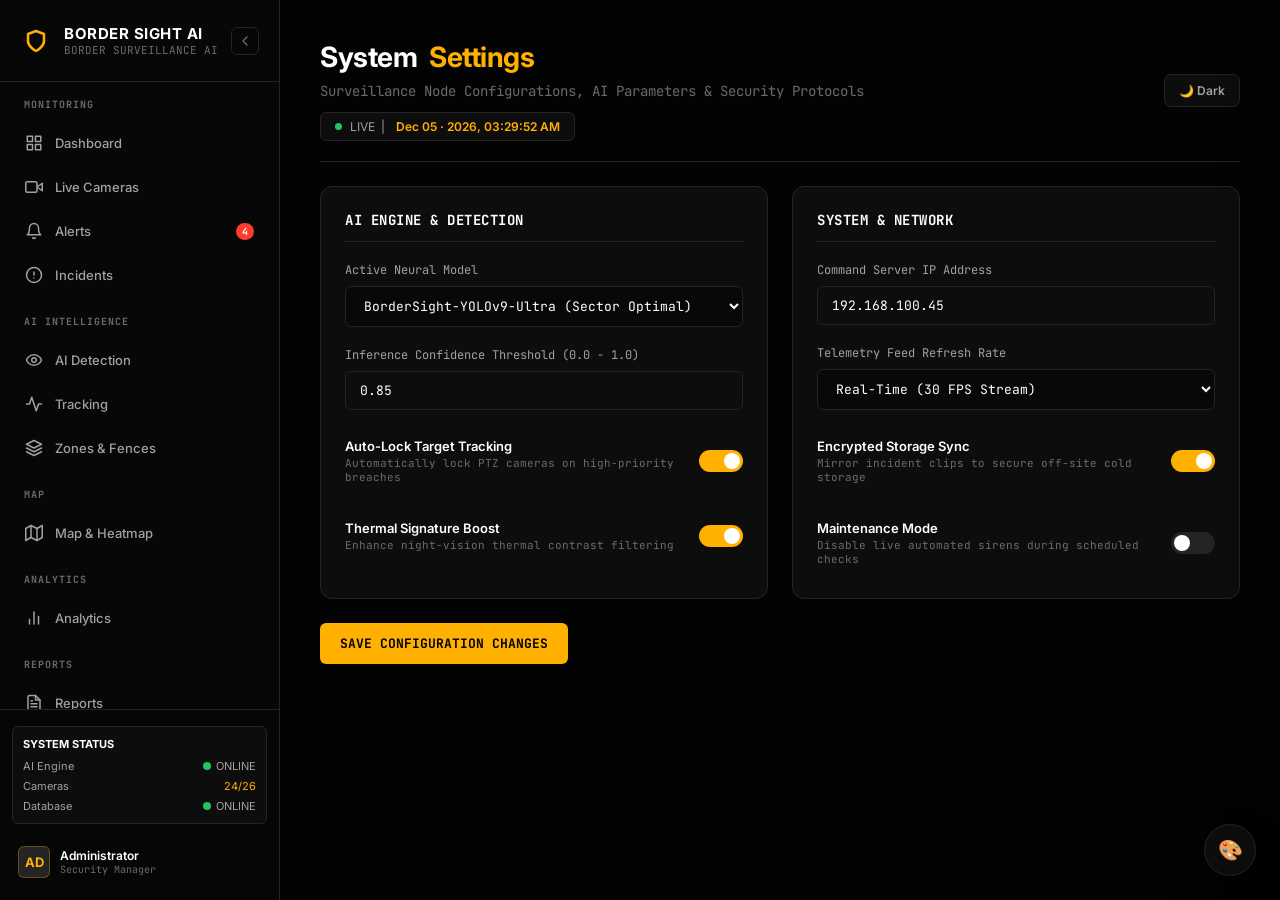
<file: settings.html>
<!DOCTYPE html>
<html lang="en">
<head>
    <meta charset="UTF-8">
    <meta name="viewport" content="width=device-width, initial-scale=1.0">
    <title>Settings – BorderSight AI</title>
    <link rel="icon" type="image/png" href="https://img.icons8.com/?size=100&id=a8NHl6SmDbn7&format=png&color=000000">
    <!-- Google Fonts for professional technical dashboard styling -->
    <link href="https://fonts.googleapis.com/css2?family=Inter:wght@400;500;600;700&family=JetBrains+Mono:wght@400;500;700&display=swap" rel="stylesheet">
    <!-- Global Theme System -->
    <link rel="stylesheet" href="theme.css">
    <style>
        /* Updated Color Palette Variables */
        :root {
            --bg-main: #030303;
            --sidebar-bg: rgba(7, 7, 7, 0.9);
            --card-bg: #0D0D0D;
            --card-hover: #141414;
            --border-color: #242424;
            
            --primary: #FFFFFF;
            --primary-glow: rgba(255, 255, 255, 0.08);
            
            --secondary-text: #A1A1A1;
            --muted-text: #666666;
            
            --accent: #FFB000;
            --accent-hover: #FFC533;
            --accent-glow: rgba(255, 176, 0, 0.12);
            
            --success: #22C55E;
            --warning: #FFB000;
            --critical: #FF3B30;
            --info: #3B82F6;
            
            --transition-speed: 280ms;
            --sidebar-width: 280px;
            --sidebar-collapsed-width: 80px;
        }

        /* Reset & Base Styles */
        * {
            box-sizing: border-box;
            margin: 0;
            padding: 0;
            font-family: var(--font-family);
        }

        body {
            background-color: var(--bg-main);
            color: var(--primary);
            display: flex;
            min-height: 100vh;
            overflow-x: hidden;
        }

        /* Layout Container */
        .app-container {
            display: flex;
            width: 100%;
            position: relative;
        }

        /* --- SIDEBAR STYLES --- */
        .sidebar {
            width: var(--sidebar-width);
            height: 100vh;
            background-color: var(--sidebar-bg);
            backdrop-filter: blur(12px);
            -webkit-backdrop-filter: blur(12px);
            border-right: 1px solid var(--border-color);
            position: fixed;
            top: 0;
            left: 0;
            display: flex;
            flex-direction: column;
            justify-content: space-between;
            z-index: 100;
            transition: width var(--transition-speed) cubic-bezier(0.4, 0, 0.2, 1);
        }

        .sidebar.collapsed {
            width: var(--sidebar-collapsed-width);
        }

        /* Logo Area */
        .sidebar-header {
            padding: 24px 20px;
            display: flex;
            align-items: center;
            justify-content: space-between;
            border-bottom: 1px solid var(--border-color);
            min-height: 80px;
        }

        .logo-box {
            display: flex;
            align-items: center;
            gap: 12px;
            overflow: hidden;
            white-space: nowrap;
            text-decoration: none;
        }

        .logo-icon {
            font-size: 24px;
            color: var(--accent);
            flex-shrink: 0;
            display: flex;
            align-items: center;
            justify-content: center;
            width: 32px;
            height: 32px;
        }

        .logo-text {
            display: flex;
            flex-direction: column;
            transition: opacity var(--transition-speed) ease, visibility var(--transition-speed) ease;
        }

        .logo-title {
            font-size: 15px;
            font-weight: 700;
            color: var(--primary);
            letter-spacing: 0.5px;
        }

        .logo-subtitle {
            font-size: 11px;
            color: var(--muted-text);
            font-family: var(--font-family-mono);
            text-transform: uppercase;
        }

        .collapse-btn {
            background: transparent;
            border: 1px solid var(--border-color);
            color: var(--muted-text);
            width: 28px;
            height: 28px;
            border-radius: 6px;
            cursor: pointer;
            display: flex;
            align-items: center;
            justify-content: center;
            transition: all 0.2s ease;
            flex-shrink: 0;
        }

        .collapse-btn:hover {
            background: var(--card-bg);
            color: var(--accent);
            border-color: var(--accent);
        }

        .sidebar.collapsed .collapse-btn svg {
            transform: rotate(180deg);
        }

        /* Navigation Menu Sections */
        .sidebar-nav {
            flex: 1;
            overflow-y: auto;
            overflow-x: hidden;
            padding: 16px 12px;
            display: flex;
            flex-direction: column;
            gap: 20px;
        }

        .sidebar-nav::-webkit-scrollbar {
            width: 4px;
        }
        .sidebar-nav::-webkit-scrollbar-thumb {
            background: var(--border-color);
            border-radius: 2px;
        }

        .nav-section {
            display: flex;
            flex-direction: column;
            gap: 4px;
        }

        .nav-category {
            font-size: 10px;
            font-weight: 700;
            font-family: var(--font-family-mono);
            color: var(--muted-text);
            padding: 0 12px 8px 12px;
            letter-spacing: 1px;
            text-transform: uppercase;
            transition: opacity var(--transition-speed) ease;
            white-space: nowrap;
        }

        .sidebar.collapsed .nav-category {
            opacity: 0;
            visibility: hidden;
            height: 0;
            padding: 0;
            margin: 0;
        }

        /* Nav Items */
        .nav-item {
            position: relative;
            display: flex;
            align-items: center;
            gap: 12px;
            padding: 10px 12px;
            border-radius: 8px;
            color: var(--secondary-text);
            text-decoration: none;
            font-size: 13px;
            font-weight: 500;
            transition: all var(--transition-speed) cubic-bezier(0.4, 0, 0.2, 1);
            background: transparent;
            cursor: pointer;
            border: 1px solid transparent;
            white-space: nowrap;
        }

        .nav-item svg {
            width: 18px;
            height: 18px;
            flex-shrink: 0;
            transition: transform var(--transition-speed) ease, color var(--transition-speed) ease;
        }

        .nav-item span.nav-text {
            transition: opacity var(--transition-speed) ease;
        }

        .sidebar.collapsed .nav-item span.nav-text {
            opacity: 0;
            visibility: hidden;
            position: absolute;
        }

        /* Active Left Glowing Indicator */
        .nav-item::before {
            content: '';
            position: absolute;
            left: 0;
            top: 20%;
            height: 60%;
            width: 3px;
            background-color: var(--accent);
            border-radius: 0 3px 3px 0;
            opacity: 0;
            transform: scaleY(0);
            transition: all var(--transition-speed) cubic-bezier(0.4, 0, 0.2, 1);
            box-shadow: 0 0 10px var(--accent);
        }

        /* Hover Interactions */
        .nav-item:hover {
            color: var(--primary);
            background: linear-gradient(90deg, var(--accent-glow) 0%, rgba(0,0,0,0) 100%);
            border-color: rgba(255, 176, 0, 0.15);
            padding-left: 16px;
        }

        .nav-item:hover svg {
            transform: scale(1.1) rotate(4deg);
            color: var(--accent);
        }

        .nav-item:hover::before {
            opacity: 1;
            transform: scaleY(1);
        }

        /* Active Navigation Item */
        .nav-item.active {
            color: var(--accent);
            background: var(--accent-glow);
            border-color: rgba(255, 176, 0, 0.3);
            font-weight: 600;
        }

        .nav-item.active::before {
            opacity: 1;
            transform: scaleY(1);
        }

        .nav-item.active svg {
            color: var(--accent);
        }

        /* Badges & Dots */
        .badge {
            margin-left: auto;
            background-color: var(--critical);
            color: white;
            font-size: 10px;
            font-weight: 700;
            padding: 2px 6px;
            border-radius: 10px;
            font-family: var(--font-family-mono);
            transition: opacity var(--transition-speed) ease;
        }

        .sidebar.collapsed .badge {
            position: absolute;
            top: 6px;
            right: 10px;
            padding: 1px 4px;
            font-size: 9px;
        }

        /* Tooltip for collapsed state */
        .nav-item .tooltip {
            position: absolute;
            left: calc(100% + 12px);
            top: 50%;
            transform: translateY(-50%);
            background: var(--card-bg);
            color: var(--primary);
            padding: 6px 10px;
            border-radius: 4px;
            font-size: 12px;
            white-space: nowrap;
            border: 1px solid var(--border-color);
            box-shadow: 0 4px 12px rgba(0,0,0,0.8);
            opacity: 0;
            visibility: hidden;
            pointer-events: none;
            transition: opacity 0.2s ease, transform 0.2s ease;
            z-index: 1000;
        }

        .sidebar.collapsed .nav-item:hover .tooltip {
            opacity: 1;
            visibility: visible;
            transform: translateY(-50%) translateX(2px);
        }

        /* Bottom Section: System Status & User Profile */
        .sidebar-footer {
            border-top: 1px solid var(--border-color);
            padding: 16px 12px;
            display: flex;
            flex-direction: column;
            gap: 16px;
            background: rgba(7, 7, 7, 0.6);
        }

        .system-status {
            display: flex;
            flex-direction: column;
            gap: 6px;
            font-family: var(--font-family-mono);
            font-size: 11px;
            color: var(--secondary-text);
            background: var(--card-bg);
            padding: 10px;
            border-radius: 6px;
            border: 1px solid var(--border-color);
            transition: opacity var(--transition-speed) ease;
        }

        .sidebar.collapsed .system-status {
            opacity: 0;
            visibility: hidden;
            height: 0;
            padding: 0;
            margin: 0;
            border: none;
        }

        .status-row {
            display: flex;
            align-items: center;
            justify-content: space-between;
        }

        /* Pulse live status indicator */
        .live-dot {
            width: 8px;
            height: 8px;
            background-color: var(--success);
            border-radius: 50%;
            display: inline-block;
            box-shadow: 0 0 0 0 rgba(34, 197, 94, 0.7);
            animation: pulse-green 2s infinite;
        }

        @keyframes pulse-green {
            0% { transform: scale(0.95); box-shadow: 0 0 0 0 rgba(34, 197, 94, 0.7); }
            70% { transform: scale(1); box-shadow: 0 0 0 6px rgba(34, 197, 94, 0); }
            100% { transform: scale(0.95); box-shadow: 0 0 0 0 rgba(34, 197, 94, 0); }
        }

        .user-profile {
            display: flex;
            align-items: center;
            gap: 10px;
            padding: 6px;
            border-radius: 8px;
            background: transparent;
            overflow: hidden;
        }

        .user-avatar {
            width: 32px;
            height: 32px;
            border-radius: 6px;
            background: var(--border-color);
            color: var(--accent);
            display: flex;
            align-items: center;
            justify-content: center;
            font-weight: 700;
            font-size: 13px;
            flex-shrink: 0;
            border: 1px solid rgba(255, 176, 0, 0.3);
        }

        .user-info {
            display: flex;
            flex-direction: column;
            transition: opacity var(--transition-speed) ease;
            white-space: nowrap;
        }

        .sidebar.collapsed .user-info {
            opacity: 0;
            visibility: hidden;
            width: 0;
        }

        .user-name {
            font-size: 12px;
            font-weight: 600;
            color: var(--primary);
        }

        .user-role {
            font-size: 10px;
            color: var(--muted-text);
            font-family: var(--font-family-mono);
        }

        /* --- MAIN CONTENT STYLES (Settings Page Specific) --- */
        .main-content {
            margin-left: var(--sidebar-width);
            flex: 1;
            padding: 40px;
            transition: margin-left var(--transition-speed) cubic-bezier(0.4, 0, 0.2, 1);
            background-color: var(--bg-main);
            min-height: 100vh;
        }

        .sidebar.collapsed ~ .main-content {
            margin-left: var(--sidebar-collapsed-width);
        }

        .command-header {
            margin-bottom: 24px;
            border-bottom: 1px solid var(--border-color);
            padding-bottom: 20px;
            display: flex;
            justify-content: space-between;
            align-items: flex-end;
            flex-wrap: wrap;
            gap: 16px;
        }

        .command-title {
            font-size: 28px;
            font-weight: 700;
            color: var(--primary);
            letter-spacing: -0.5px;
            margin-bottom: 8px;
            display: flex;
            align-items: center;
            gap: 12px;
        }

        .command-title span {
            color: var(--accent);
        }

        .command-subtitle {
            font-size: 14px;
            color: var(--muted-text);
            font-family: var(--font-family-mono);
        }

        /* Settings Panels layout grid */
        .settings-grid {
            display: grid;
            grid-template-columns: 1fr 1fr;
            gap: 24px;
        }

        @media (max-width: 1200px) {
            .settings-grid {
                grid-template-columns: 1fr;
            }
        }

        .panel-card {
            background-color: var(--card-bg);
            border: 1px solid var(--border-color);
            border-radius: 12px;
            padding: 24px;
            display: flex;
            flex-direction: column;
            gap: 20px;
        }

        .panel-title {
            font-size: 14px;
            font-weight: 700;
            font-family: var(--font-family-mono);
            color: var(--primary);
            text-transform: uppercase;
            letter-spacing: 0.5px;
            border-bottom: 1px solid var(--border-color);
            padding-bottom: 12px;
        }

        .form-group {
            display: flex;
            flex-direction: column;
            gap: 8px;
        }

        .form-label {
            font-size: 12px;
            font-family: var(--font-family-mono);
            color: var(--secondary-text);
        }

        .form-input, .form-select {
            background: #080808;
            border: 1px solid var(--border-color);
            color: var(--primary);
            padding: 10px 14px;
            border-radius: 6px;
            font-size: 13px;
            font-family: var(--font-family-mono);
            outline: none;
            transition: border-color 0.2s ease;
        }

        .form-input:focus, .form-select:focus {
            border-color: var(--accent);
        }

        /* Toggle switches */
        .toggle-row {
            display: flex;
            align-items: center;
            justify-content: space-between;
            padding: 8px 0;
        }

        .toggle-info {
            display: flex;
            flex-direction: column;
            gap: 2px;
        }

        .toggle-title {
            font-size: 13px;
            font-weight: 600;
            color: var(--primary);
        }

        .toggle-desc {
            font-size: 11px;
            color: var(--muted-text);
            font-family: var(--font-family-mono);
        }

        /* Switch UI */
        .switch {
            position: relative;
            display: inline-block;
            width: 44px;
            height: 22px;
            flex-shrink: 0;
        }

        .switch input {
            opacity: 0;
            width: 0;
            height: 0;
        }

        .slider {
            position: absolute;
            cursor: pointer;
            top: 0; left: 0; right: 0; bottom: 0;
            background-color: var(--border-color);
            transition: .3s;
            border-radius: 22px;
        }

        .slider:before {
            position: absolute;
            content: "";
            height: 16px;
            width: 16px;
            left: 3px;
            bottom: 3px;
            background-color: white;
            transition: .3s;
            border-radius: 50%;
        }

        input:checked + .slider {
            background-color: var(--accent);
        }

        input:checked + .slider:before {
            transform: translateX(22px);
        }

        .btn-action {
            background-color: var(--accent);
            color: #030303;
            border: none;
            padding: 12px 20px;
            border-radius: 6px;
            font-size: 13px;
            font-weight: 700;
            font-family: var(--font-family-mono);
            cursor: pointer;
            transition: background-color 0.2s ease, transform 0.1s ease;
            text-transform: uppercase;
            align-self: flex-start;
        }

        .btn-action:hover {
            background-color: var(--accent-hover);
        }

        .btn-action:active {
            transform: scale(0.98);
        }

        /* Live Date/Time Badge */
        .live-datetime { display:flex; align-items:center; gap:8px; font-family: var(--font-family-mono); font-size:12px; color:var(--secondary-text); background:var(--card-bg); border:1px solid var(--border-color); padding:6px 14px; border-radius:6px; margin-top:12px; width:fit-content; }
        .live-datetime .live-dot { width:7px; height:7px; flex-shrink:0; }
        .live-datetime .dt-value { color:var(--accent); font-weight:600; }

        /* Responsive Breakpoints */
        @media (max-width: 768px) {
            .sidebar {
                width: var(--sidebar-collapsed-width);
            }
            .sidebar .nav-text,
            .sidebar .nav-category,
            .sidebar .logo-text,
            .sidebar .system-status,
            .sidebar .user-info {
                opacity: 0;
                visibility: hidden;
                display: none;
            }
            .main-content {
                margin-left: var(--sidebar-collapsed-width);
                padding: 20px;
            }
        }
    </style>
</head>
<body>

    <div class="app-container">
        
        <!-- SIDEBAR NAVIGATION -->
        <aside class="sidebar" id="sidebar">
            
            <!-- Logo Section -->
            <div class="sidebar-header">
                <a href="index.html" class="logo-box">
                    <div class="logo-icon">
                        <svg viewBox="0 0 24 24" width="24" height="24" stroke="currentColor" stroke-width="2.5" fill="none" stroke-linecap="round" stroke-linejoin="round">
                            <path d="M12 22s8-4 8-10V5l-8-3-8 3v7c0 6 8 10 8 10z"></path>
                        </svg>
                    </div>
                    <div class="logo-text">
                        <span class="logo-title">BORDER SIGHT AI</span>
                        <span class="logo-subtitle">Border Surveillance AI</span>
                    </div>
                </a>
                <button class="collapse-btn" id="collapseBtn" title="Toggle Sidebar">
                    <svg viewBox="0 0 24 24" width="16" height="16" stroke="currentColor" stroke-width="2" fill="none" stroke-linecap="round" stroke-linejoin="round">
                        <polyline points="15 18 9 12 15 6"></polyline>
                    </svg>
                </button>
            </div>

            <!-- Navigation Links -->
            <div class="sidebar-nav">
                
                <!-- MONITORING -->
                <div class="nav-section">
                    <span class="nav-category">Monitoring</span>
                    <a href="dashboard.html" class="nav-item" data-page="dashboard.html">
                        <svg viewBox="0 0 24 24" stroke="currentColor" stroke-width="2" fill="none" stroke-linecap="round" stroke-linejoin="round"><rect x="3" y="3" width="7" height="7"></rect><rect x="14" y="3" width="7" height="7"></rect><rect x="14" y="14" width="7" height="7"></rect><rect x="3" y="14" width="7" height="7"></rect></svg>
                        <span class="nav-text">Dashboard</span>
                        <span class="tooltip">Dashboard</span>
                    </a>
                    <a href="cameras.html" class="nav-item" data-page="cameras.html">
                        <svg viewBox="0 0 24 24" stroke="currentColor" stroke-width="2" fill="none" stroke-linecap="round" stroke-linejoin="round"><path d="M23 7l-7 5 7 5V7z"></path><rect x="1" y="5" width="15" height="14" rx="2" ry="2"></rect></svg>
                        <span class="nav-text">Live Cameras</span>
                        <span class="tooltip">Live Cameras</span>
                    </a>
                    <a href="alerts.html" class="nav-item" data-page="alerts.html">
                        <svg viewBox="0 0 24 24" stroke="currentColor" stroke-width="2" fill="none" stroke-linecap="round" stroke-linejoin="round"><path d="M18 8A6 6 0 0 0 6 8c0 7-3 9-3 9h18s-3-2-3-9"></path><path d="M13.73 21a2 2 0 0 1-3.46 0"></path></svg>
                        <span class="nav-text">Alerts</span>
                        <span class="badge">4</span>
                        <span class="tooltip">Alerts</span>
                    </a>
                    <a href="incidents.html" class="nav-item" data-page="incidents.html">
                        <svg viewBox="0 0 24 24" stroke="currentColor" stroke-width="2" fill="none" stroke-linecap="round" stroke-linejoin="round"><circle cx="12" cy="12" r="10"></circle><line x1="12" y1="8" x2="12" y2="12"></line><line x1="12" y1="16" x2="12.01" y2="16"></line></svg>
                        <span class="nav-text">Incidents</span>
                        <span class="tooltip">Incidents</span>
                    </a>
                </div>

                <!-- AI INTELLIGENCE -->
                <div class="nav-section">
                    <span class="nav-category">AI Intelligence</span>
                    <a href="detection.html" class="nav-item" data-page="detection.html">
                        <svg viewBox="0 0 24 24" stroke="currentColor" stroke-width="2" fill="none" stroke-linecap="round" stroke-linejoin="round"><path d="M2 12s3-7 10-7 10 7 10 7-3 7-10 7-10-7-10-7Z"></path><circle cx="12" cy="12" r="3"></circle></svg>
                        <span class="nav-text">AI Detection</span>
                        <span class="tooltip">AI Detection</span>
                    </a>
                    <a href="tracking.html" class="nav-item" data-page="tracking.html">
                        <svg viewBox="0 0 24 24" stroke="currentColor" stroke-width="2" fill="none" stroke-linecap="round" stroke-linejoin="round"><polyline points="22 12 18 12 15 21 9 3 6 12 2 12"></polyline></svg>
                        <span class="nav-text">Tracking</span>
                        <span class="tooltip">Tracking</span>
                    </a>
                    <a href="zones.html" class="nav-item" data-page="zones.html">
                        <svg viewBox="0 0 24 24" stroke="currentColor" stroke-width="2" fill="none" stroke-linecap="round" stroke-linejoin="round"><polygon points="12 2 2 7 12 12 22 7 12 2"></polygon><polyline points="2 17 12 22 22 17"></polyline><polyline points="2 12 12 17 22 12"></polyline></svg>
                        <span class="nav-text">Zones & Fences</span>
                        <span class="tooltip">Zones & Fences</span>
                    </a>
                </div>

                <!-- MAP -->
                <div class="nav-section">
                    <span class="nav-category">Map</span>
                    <a href="map.html" class="nav-item" data-page="map.html">
                        <svg viewBox="0 0 24 24" stroke="currentColor" stroke-width="2" fill="none" stroke-linecap="round" stroke-linejoin="round"><polygon points="1 6 1 22 8 18 16 22 23 18 23 2 16 6 8 2 1 6"></polygon><line x1="8" y1="2" x2="8" y2="18"></line><line x1="16" y1="6" x2="16" y2="22"></line></svg>
                        <span class="nav-text">Map & Heatmap</span>
                        <span class="tooltip">Map & Heatmap</span>
                    </a>
                </div>

                <!-- ANALYTICS -->
                <div class="nav-section">
                    <span class="nav-category">Analytics</span>
                    <a href="analytics.html" class="nav-item" data-page="analytics.html">
                        <svg viewBox="0 0 24 24" stroke="currentColor" stroke-width="2" fill="none" stroke-linecap="round" stroke-linejoin="round"><line x1="18" y1="20" x2="18" y2="10"></line><line x1="12" y1="20" x2="12" y2="4"></line><line x1="6" y1="20" x2="6" y2="14"></line></svg>
                        <span class="nav-text">Analytics</span>
                        <span class="tooltip">Analytics</span>
                    </a>
                </div>

                <!-- REPORTS -->
                <div class="nav-section">
                    <span class="nav-category">Reports</span>
                    <a href="reports.html" class="nav-item" data-page="reports.html">
                        <svg viewBox="0 0 24 24" stroke="currentColor" stroke-width="2" fill="none" stroke-linecap="round" stroke-linejoin="round"><path d="M14 2H6a2 2 0 0 0-2 2v16a2 2 0 0 0 2 2h12a2 2 0 0 0 2-2V8z"></path><polyline points="14 2 14 8 20 8"></polyline><line x1="16" y1="13" x2="8" y2="13"></line><line x1="16" y1="17" x2="8" y2="17"></line><polyline points="10 9 9 9 8 9"></polyline></svg>
                        <span class="nav-text">Reports</span>
                        <span class="tooltip">Reports</span>
                    </a>
                </div>

                <!-- SYSTEM -->
                <div class="nav-section">
                    <span class="nav-category">System</span>
                    <a href="settings.html" class="nav-item" data-page="settings.html">
                        <svg viewBox="0 0 24 24" stroke="currentColor" stroke-width="2" fill="none" stroke-linecap="round" stroke-linejoin="round"><circle cx="12" cy="12" r="3"></circle><path d="M19.4 15a1.65 1.65 0 0 0 .33 1.82l.06.06a2 2 0 0 1 0 2.83 2 2 0 0 1-2.83 0l-.06-.06a1.65 1.65 0 0 0-1.82-.33 1.65 1.65 0 0 0-1 1.51V21a2 2 0 0 1-2 2 2 2 0 0 1-2-2v-.09A1.65 1.65 0 0 0 9 19.4a1.65 1.65 0 0 0-1.82.33l-.06.06a2 2 0 0 1-2.83 0 2 2 0 0 1 0-2.83l.06-.06a1.65 1.65 0 0 0 .33-1.82 1.65 1.65 0 0 0-1.51-1H3a2 2 0 0 1-2-2 2 2 0 0 1 2-2h.09A1.65 1.65 0 0 0 4.6 9a1.65 1.65 0 0 0-.33-1.82l-.06-.06a2 2 0 0 1 0-2.83 2 2 0 0 1 2.83 0l.06.06a1.65 1.65 0 0 0 1.82.33H9a1.65 1.65 0 0 0 1-1.51V3a2 2 0 0 1 2-2 2 2 0 0 1 2 2v.09a1.65 1.65 0 0 0 1 1.51 1.65 1.65 0 0 0 1.82-.33l.06-.06a2 2 0 0 1 2.83 0 2 2 0 0 1 0 2.83l-.06-.06a1.65 1.65 0 0 0-.33 1.82V9a1.65 1.65 0 0 0 1.51 1H21a2 2 0 0 1 2 2 2 2 0 0 1-2 2h-.09a1.65 1.65 0 0 0-1.51 1z"></path></svg>
                        <span class="nav-text">Settings</span>
                        <span class="tooltip">Settings</span>
                    </a>
                </div>

            </div>

            <!-- Bottom Section (System Status & User) -->
            <div class="sidebar-footer">
                
                <!-- System Status Box -->
                <div class="system-status">
                    <span style="font-weight: 700; color: var(--primary); margin-bottom: 2px;">SYSTEM STATUS</span>
                    <div class="status-row">
                        <span>AI Engine</span>
                        <span style="display:flex; align-items:center; gap:5px;"><span class="live-dot"></span> ONLINE</span>
                    </div>
                    <div class="status-row">
                        <span>Cameras</span>
                        <span style="color: var(--accent);">24/26</span>
                    </div>
                    <div class="status-row">
                        <span>Database</span>
                        <span style="display:flex; align-items:center; gap:5px;"><span class="live-dot"></span> ONLINE</span>
                    </div>
                </div>

                <!-- User Profile Box -->
                <div class="user-profile">
                    <div class="user-avatar">AD</div>
                    <div class="user-info">
                        <span class="user-name">Administrator</span>
                        <span class="user-role">Security Manager</span>
                    </div>
                </div>

            </div>

        </aside>

        <!-- MAIN SETTINGS PAGE CONTENT -->
        <main class="main-content">
            <header class="command-header">
                <div style="display: flex; align-items: center; justify-content: space-between; gap: 16px; flex-wrap: wrap; width: 100%;">
                    <div>
                        <h1 class="command-title">System <span>Settings</span></h1>
                        <p class="command-subtitle">Surveillance Node Configurations, AI Parameters & Security Protocols</p>
                        <div class="live-datetime"><span class="live-dot"></span><span>LIVE &nbsp;|&nbsp;</span><span class="dt-value" id="liveDatetime">--</span></div>
                    </div>
                    <button data-theme-toggle style="background: var(--card-bg); border: 1px solid var(--border-color); color: var(--secondary-text); padding: 8px 14px; border-radius: 7px; font-size: 12px; font-family: var(--font-family); font-weight: 600; cursor: pointer; display: inline-flex; align-items: center; gap: 6px; white-space: nowrap;" title="Toggle theme">
                        🌙 Dark
                    </button>
                </div>
            </header>

            <!-- Settings Layout Grid -->
            <div class="settings-grid">
                
                <!-- AI Engine Configurations -->
                <div class="panel-card">
                    <div class="panel-title">AI Engine & Detection</div>
                    
                    <div class="form-group">
                        <label class="form-label">Active Neural Model</label>
                        <select class="form-select">
                            <option>BorderSight-YOLOv9-Ultra (Sector Optimal)</option>
                            <option>BorderSight-ResNet-Thermal v4</option>
                            <option>EdgeCompute-Lightweight v2</option>
                        </select>
                    </div>

                    <div class="form-group">
                        <label class="form-label">Inference Confidence Threshold (0.0 - 1.0)</label>
                        <input type="text" class="form-input" value="0.85">
                    </div>

                    <div class="toggle-row">
                        <div class="toggle-info">
                            <span class="toggle-title">Auto-Lock Target Tracking</span>
                            <span class="toggle-desc">Automatically lock PTZ cameras on high-priority breaches</span>
                        </div>
                        <label class="switch">
                            <input type="checkbox" checked>
                            <span class="slider"></span>
                        </label>
                    </div>

                    <div class="toggle-row">
                        <div class="toggle-info">
                            <span class="toggle-title">Thermal Signature Boost</span>
                            <span class="toggle-desc">Enhance night-vision thermal contrast filtering</span>
                        </div>
                        <label class="switch">
                            <input type="checkbox" checked>
                            <span class="slider"></span>
                        </label>
                    </div>
                </div>

                <!-- System & Network Config -->
                <div class="panel-card">
                    <div class="panel-title">System & Network</div>
                    
                    <div class="form-group">
                        <label class="form-label">Command Server IP Address</label>
                        <input type="text" class="form-input" value="192.168.100.45">
                    </div>

                    <div class="form-group">
                        <label class="form-label">Telemetry Feed Refresh Rate</label>
                        <select class="form-select">
                            <option>Real-Time (30 FPS Stream)</option>
                            <option>Optimized (15 FPS Stream)</option>
                            <option>Low Bandwidth (5 FPS Stream)</option>
                        </select>
                    </div>

                    <div class="toggle-row">
                        <div class="toggle-info">
                            <span class="toggle-title">Encrypted Storage Sync</span>
                            <span class="toggle-desc">Mirror incident clips to secure off-site cold storage</span>
                        </div>
                        <label class="switch">
                            <input type="checkbox" checked>
                            <span class="slider"></span>
                        </label>
                    </div>

                    <div class="toggle-row">
                        <div class="toggle-info">
                            <span class="toggle-title">Maintenance Mode</span>
                            <span class="toggle-desc">Disable live automated sirens during scheduled checks</span>
                        </div>
                        <label class="switch">
                            <input type="checkbox">
                            <span class="slider"></span>
                        </label>
                    </div>
                </div>

            </div>

            <div style="margin-top: 24px;">
                <button class="btn-action">Save Configuration Changes</button>
            </div>
        </main>

    </div>

    <!-- JavaScript for Sidebar Collapse & Multi-Page Active Detection -->
    <script>
        const sidebar = document.getElementById('sidebar');
        const collapseBtn = document.getElementById('collapseBtn');
        const navItems = document.querySelectorAll('.nav-item');

        // Toggle Sidebar Collapse
        collapseBtn.addEventListener('click', () => {
            sidebar.classList.toggle('collapsed');
        });

        // Live Date/Time
        function updateDatetime() { const now = new Date(); const el = document.getElementById('liveDatetime'); if (el) el.textContent = now.toLocaleString('en-US',{year:'numeric',month:'short',day:'2-digit',hour:'2-digit',minute:'2-digit',second:'2-digit',hour12:true}).replace(',',' ·'); }
        updateDatetime(); setInterval(updateDatetime, 1000);

        // Automatically highlight the nav item matching the current page filename
        const currentPath = window.location.pathname.split("/").pop() || 'index.html';
        navItems.forEach(item => {
            const pageTarget = item.getAttribute('data-page');
            if (pageTarget === currentPath) {
                item.classList.add('active');
            }
        });
    </script>
    <!-- Global Theme Manager -->
    <script src="theme.js"></script>
</body>
</html>
</file>
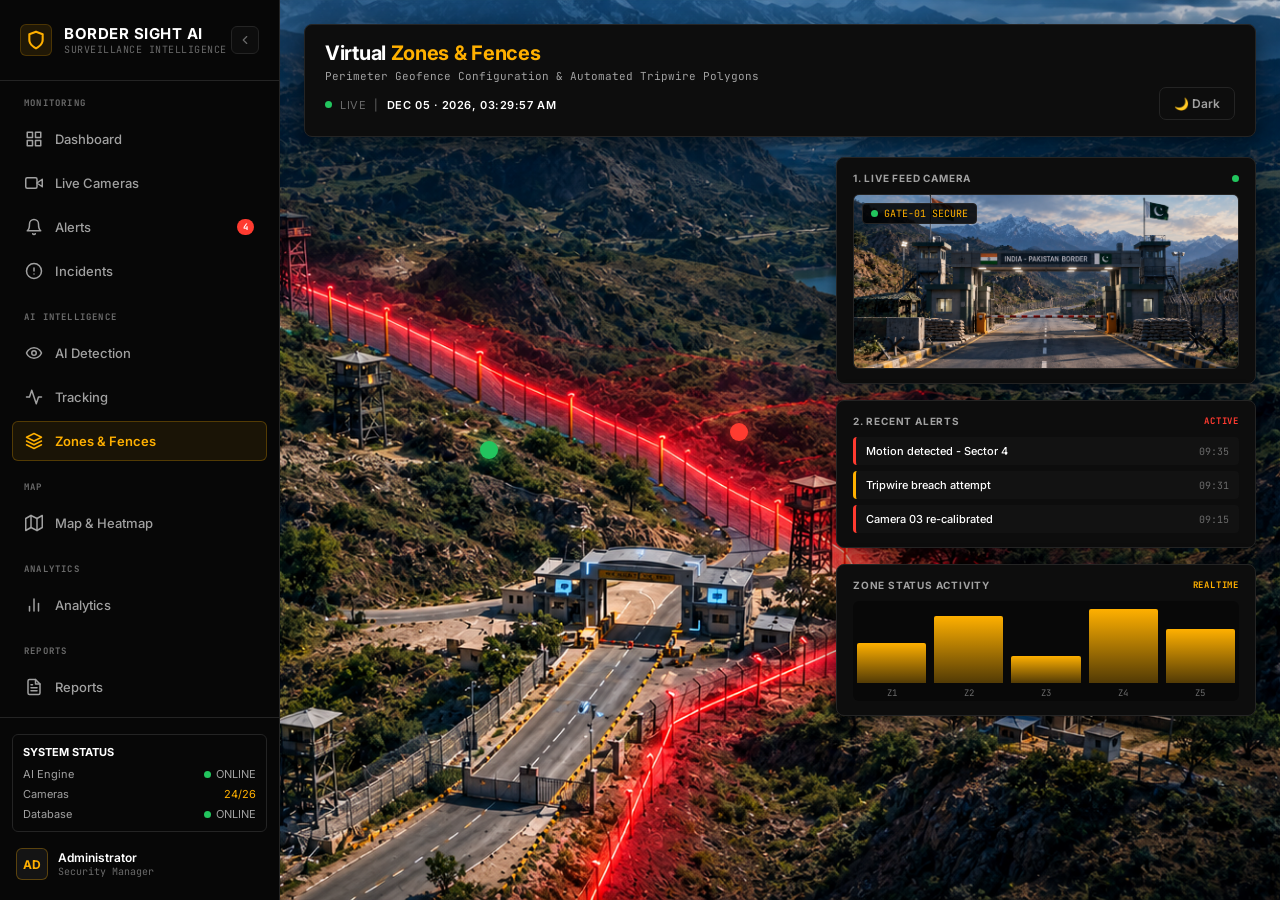
<file: zones.html>
<!DOCTYPE html>
<html lang="en">
<head>
    <meta charset="UTF-8">
    <meta name="viewport" content="width=device-width, initial-scale=1.0">
    <title>Zones & Fences – BorderSight AI</title>
    <link rel="icon" type="image/png" href="https://img.icons8.com/?size=100&id=PUlY3cWZ4aNJ&format=png&color=000000">
    <!-- Google Fonts for professional technical dashboard styling -->
    <link href="https://fonts.googleapis.com/css2?family=Inter:wght@400;500;600;700&family=JetBrains+Mono:wght@400;500;700&display=swap" rel="stylesheet">
    <!-- Global Theme System -->
    <link rel="stylesheet" href="theme.css">
    <style>
        /* Reset & Base Styles */
        * {
            box-sizing: border-box;
            margin: 0;
            padding: 0;
            font-family: var(--font-family);
        }

        body {
            background-color: var(--bg-main);
            color: var(--primary);
            display: flex;
            min-height: 100vh;
            overflow-x: hidden;
        }

        /* Layout Container */
        .app-container {
            display: flex;
            width: 100%;
            position: relative;
        }

        /* --- SIDEBAR STYLES --- */
        .sidebar {
            width: var(--sidebar-width);
            height: 100vh;
            background-color: var(--sidebar-bg);
            backdrop-filter: none;
            -webkit-backdrop-filter: none;
            border-right: 1px solid var(--border-color);
            position: fixed;
            top: 0;
            left: 0;
            display: flex;
            flex-direction: column;
            justify-content: space-between;
            z-index: 100;
            transition: width var(--transition-speed) cubic-bezier(0.4, 0, 0.2, 1);
        }

        .sidebar.collapsed {
            width: var(--sidebar-collapsed-width);
        }

        .sidebar-header {
            padding: 24px 20px;
            display: flex;
            align-items: center;
            justify-content: space-between;
            border-bottom: 1px solid var(--border-color);
            min-height: 80px;
            background: transparent;
        }

        .logo-box {
            display: flex;
            align-items: center;
            gap: 12px;
            overflow: hidden;
            white-space: nowrap;
            text-decoration: none;
        }

        .logo-icon {
            font-size: 24px;
            color: var(--accent);
            flex-shrink: 0;
            display: flex;
            align-items: center;
            justify-content: center;
            width: 32px;
            height: 32px;
            background: rgba(255, 176, 0, 0.1);
            border-radius: 6px;
            border: 1px solid rgba(255, 176, 0, 0.2);
        }

        .logo-text {
            display: flex;
            flex-direction: column;
            transition: opacity var(--transition-speed) ease, visibility var(--transition-speed) ease;
        }

        .logo-title {
            font-size: 15px;
            font-weight: 700;
            color: var(--primary);
            letter-spacing: 0.5px;
        }

        .logo-subtitle {
            font-size: 10px;
            color: var(--muted-text);
            font-family: var(--font-family-mono);
            text-transform: uppercase;
            letter-spacing: 0.05em;
        }

        .collapse-btn {
            background: var(--card-bg);
            border: 1px solid var(--border-color);
            color: var(--muted-text);
            width: 28px;
            height: 28px;
            border-radius: 6px;
            cursor: pointer;
            display: flex;
            align-items: center;
            justify-content: center;
            transition: all 0.2s ease;
            flex-shrink: 0;
        }

        .collapse-btn:hover {
            background: var(--card-hover);
            color: var(--accent);
            border-color: var(--accent);
        }

        .sidebar.collapsed .collapse-btn svg {
            transform: rotate(180deg);
        }

        .sidebar-nav {
            flex: 1;
            overflow-y: auto;
            overflow-x: hidden;
            padding: 16px 12px;
            display: flex;
            flex-direction: column;
            gap: 20px;
            background: var(--sidebar-bg);
        }

        .sidebar-nav::-webkit-scrollbar {
            width: 3px;
        }
        .sidebar-nav::-webkit-scrollbar-thumb {
            background: var(--border-color);
            border-radius: 2px;
        }

        .nav-section {
            display: flex;
            flex-direction: column;
            gap: 4px;
        }

        .nav-category {
            font-size: 9px;
            font-weight: 700;
            font-family: var(--font-family-mono);
            color: var(--muted-text);
            padding: 0 12px 6px 12px;
            letter-spacing: 1.2px;
            text-transform: uppercase;
            transition: opacity var(--transition-speed) ease;
            white-space: nowrap;
        }

        .sidebar.collapsed .nav-category {
            opacity: 0;
            visibility: hidden;
            height: 0;
            padding: 0;
            margin: 0;
        }

        .nav-item {
            position: relative;
            display: flex;
            align-items: center;
            gap: 12px;
            padding: 10px 12px;
            border-radius: 6px;
            color: var(--secondary-text);
            text-decoration: none;
            font-size: 13px;
            font-weight: 500;
            transition: all var(--transition-speed) ease;
            background: transparent;
            cursor: pointer;
            border: 1px solid transparent;
            white-space: nowrap;
        }

        .nav-item svg {
            width: 18px;
            height: 18px;
            flex-shrink: 0;
            transition: color var(--transition-speed) ease;
        }

        .nav-item span.nav-text {
            transition: opacity var(--transition-speed) ease;
        }

        .sidebar.collapsed .nav-item span.nav-text {
            opacity: 0;
            visibility: hidden;
            position: absolute;
        }

        .nav-item:hover {
            color: var(--primary);
            background: var(--card-hover);
            border-color: var(--border-subtle);
        }

        .nav-item:hover svg {
            color: var(--accent);
        }

        .nav-item.active {
            color: var(--accent);
            background: rgba(255, 176, 0, 0.08);
            border-color: rgba(255, 176, 0, 0.25);
            font-weight: 600;
        }

        .nav-item.active svg {
            color: var(--accent);
        }

        .badge {
            margin-left: auto;
            background-color: var(--critical);
            color: white;
            font-size: 9px;
            font-weight: 700;
            padding: 2px 6px;
            border-radius: 10px;
            font-family: var(--font-family-mono);
            transition: opacity var(--transition-speed) ease;
        }

        .sidebar.collapsed .badge {
            position: absolute;
            top: 6px;
            right: 10px;
            padding: 1px 4px;
            font-size: 8px;
        }

        .nav-item .tooltip {
            position: absolute;
            left: calc(100% + 12px);
            top: 50%;
            transform: translateY(-50%);
            background: var(--card-hover);
            color: var(--primary);
            padding: 6px 10px;
            border-radius: 4px;
            font-size: 11px;
            white-space: nowrap;
            border: 1px solid var(--border-color);
            box-shadow: 0 4px 16px rgba(0,0,0,0.9);
            opacity: 0;
            visibility: hidden;
            pointer-events: none;
            transition: opacity 0.2s ease;
            z-index: 1000;
        }

        .sidebar.collapsed .nav-item:hover .tooltip {
            opacity: 1;
            visibility: visible;
        }

        .sidebar-footer {
            border-top: 1px solid var(--border-color);
            padding: 16px 12px;
            display: flex;
            flex-direction: column;
            gap: 12px;
            background: transparent;
        }

        .system-status {
            display: flex;
            flex-direction: column;
            gap: 6px;
            font-family: var(--font-family-mono);
            font-size: 11px;
            color: var(--secondary-text);
            background: var(--bg-tertiary);
            padding: 10px;
            border-radius: 6px;
            border: 1px solid var(--border-color);
            transition: opacity var(--transition-speed) ease;
        }

        .sidebar.collapsed .system-status {
            opacity: 0;
            visibility: hidden;
            height: 0;
            padding: 0;
            margin: 0;
            border: none;
        }

        .status-row {
            display: flex;
            align-items: center;
            justify-content: space-between;
        }

        .live-dot {
            width: 7px;
            height: 7px;
            background-color: var(--success);
            border-radius: 50%;
            display: inline-block;
            box-shadow: 0 0 0 0 rgba(34, 197, 94, 0.7);
            animation: pulse-green 2s infinite;
        }

        @keyframes pulse-green {
            0% { transform: scale(0.95); box-shadow: 0 0 0 0 rgba(34, 197, 94, 0.7); }
            70% { transform: scale(1); box-shadow: 0 0 0 5px rgba(34, 197, 94, 0); }
            100% { transform: scale(0.95); box-shadow: 0 0 0 0 rgba(34, 197, 94, 0); }
        }

        .user-profile {
            display: flex;
            align-items: center;
            gap: 10px;
            padding: 4px;
            border-radius: 6px;
            overflow: hidden;
        }

        .user-avatar {
            width: 32px;
            height: 32px;
            border-radius: 6px;
            background: var(--card-hover);
            color: var(--accent);
            display: flex;
            align-items: center;
            justify-content: center;
            font-weight: 700;
            font-size: 12px;
            flex-shrink: 0;
            border: 1px solid rgba(255, 176, 0, 0.3);
        }

        .user-info {
            display: flex;
            flex-direction: column;
            transition: opacity var(--transition-speed) ease;
            white-space: nowrap;
        }

        .sidebar.collapsed .user-info {
            opacity: 0;
            visibility: hidden;
            width: 0;
        }

        .user-name {
            font-size: 12px;
            font-weight: 600;
            color: var(--primary);
        }

        .user-role {
            font-size: 10px;
            color: var(--muted-text);
            font-family: var(--font-family-mono);
        }

        /* --- MAIN CONTENT STYLES --- */
        .main-content {
            margin-left: var(--sidebar-width);
            flex: 1;
            padding: 24px;
            transition: margin-left var(--transition-speed) cubic-bezier(0.4, 0, 0.2, 1);
            background-image: url('models/img/red-fance.png');
            background-size: cover;
            background-position: center;
            background-repeat: no-repeat;
            background-attachment: fixed;
            height: 100vh;
            overflow-y: auto;
            overflow-x: hidden;
            display: flex;
            flex-direction: column;
            gap: 20px;
            position: relative;
        }

        .sidebar.collapsed ~ .main-content {
            margin-left: var(--sidebar-collapsed-width);
        }

        /* Professional Top Header */
        .command-header {
            background: var(--card-bg);
            border: 1px solid var(--border-color);
            border-radius: 8px;
            padding: 16px 20px;
            backdrop-filter: blur(12px);
            -webkit-backdrop-filter: blur(12px);
            display: flex;
            flex-direction: column;
            gap: 4px;
            box-shadow: 0 8px 24px rgba(0, 0, 0, 0.5);
            z-index: 10;
        }

        .command-title {
            font-size: 20px;
            font-weight: 700;
            color: var(--primary);
            letter-spacing: -0.3px;
        }

        .command-title span {
            color: var(--accent);
        }

        .command-subtitle {
            font-size: 11px;
            color: var(--secondary-text);
            font-family: var(--font-family-mono);
        }

        .live-datetime {
            display: inline-flex;
            align-items: center;
            gap: 8px;
            color: var(--muted-text);
            font-family: var(--font-family-mono);
            font-size: 11px;
            letter-spacing: 0.05em;
            text-transform: uppercase;
            margin-top: 2px;
        }

        .live-datetime .dt-value {
            color: var(--primary);
            font-weight: 600;
        }

        /* --- DASHBOARD GRID --- */
        .dashboard-grid {
            display: grid;
            grid-template-columns: 1fr 420px;
            gap: 20px;
            align-items: start;
            z-index: 10;
            height: 100%;
        }

        @media (max-width: 1200px) {
            .dashboard-grid {
                grid-template-columns: 1fr;
            }
        }

        .left-area {
            display: flex;
            flex-direction: column;
            justify-content: flex-end;
            min-height: 540px;
            position: relative;
        }

        /* Right Column Stacked Cards */
        .right-column {
            display: flex;
            flex-direction: column;
            gap: 16px;
        }

        .dashboard-card {
            background: var(--card-bg);
            border: 1px solid var(--border-color);
            border-radius: 8px;
            padding: 14px 16px;
            backdrop-filter: blur(12px);
            -webkit-backdrop-filter: blur(12px);
            box-shadow: 0 8px 24px rgba(0, 0, 0, 0.5);
        }

        .card-header-title {
            font-size: 10px;
            font-weight: 700;
            font-family: var(--font-family-mono);
            color: var(--secondary-text);
            text-transform: uppercase;
            letter-spacing: 0.08em;
            margin-bottom: 10px;
            display: flex;
            align-items: center;
            justify-content: space-between;
        }

        /* Live Feed Camera Box */
        .live-feed-box {
            position: relative;
            width: 100%;
            height: 175px;
            border-radius: 6px;
            overflow: hidden;
            border: 1px solid var(--border-color);
            background: #000;
        }

        .live-feed-box img {
            width: 100%;
            height: 100%;
            object-fit: cover;
        }

        .feed-overlay-tag {
            position: absolute;
            top: 8px;
            left: 8px;
            background: rgba(0, 0, 0, 0.85);
            border: 1px solid var(--border-color);
            padding: 3px 8px;
            border-radius: 4px;
            font-size: 10px;
            font-family: var(--font-family-mono);
            color: var(--accent);
            display: flex;
            align-items: center;
            gap: 6px;
        }

        /* Recent Alerts Box */
        .alerts-list {
            display: flex;
            flex-direction: column;
            gap: 6px;
        }

        .alert-item {
            background: rgba(255, 255, 255, 0.02);
            border: 1px solid var(--border-subtle);
            border-left: 3px solid var(--critical);
            padding: 7px 10px;
            border-radius: 4px;
            font-size: 11px;
            display: flex;
            justify-content: space-between;
            align-items: center;
        }

        .alert-item.warning {
            border-left-color: var(--warning);
        }

        .alert-text {
            color: var(--primary);
            font-weight: 500;
        }

        .alert-time {
            font-size: 10px;
            color: var(--muted-text);
            font-family: var(--font-family-mono);
        }

        /* Zone Status Activity Chart */
        .zone-status-box {
            display: flex;
            flex-direction: column;
            gap: 8px;
        }

        .chart-container {
            width: 100%;
            height: 100px;
            display: flex;
            align-items: flex-end;
            justify-content: space-between;
            gap: 8px;
            padding: 8px 4px 2px 4px;
            background: rgba(0, 0, 0, 0.4);
            border-radius: 6px;
            border: 1px solid var(--border-subtle);
            position: relative;
            overflow: hidden;
        }

        .chart-bar-wrap {
            flex: 1;
            display: flex;
            flex-direction: column;
            align-items: center;
            height: 100%;
            justify-content: flex-end;
        }

        .chart-bar {
            width: 100%;
            background: linear-gradient(180deg, var(--accent) 0%, rgba(255, 176, 0, 0.3) 100%);
            border-radius: 2px 2px 0 0;
            transition: height 0.5s ease;
        }

        .chart-label {
            font-size: 9px;
            color: var(--muted-text);
            font-family: var(--font-family-mono);
            margin-top: 4px;
        }

        /* --- RANDOM POSITIONED INTERACTIVE DOTS (Red Area & Watch Tower) --- */
        .trigger-dot {
            position: absolute;
            width: 18px;
            height: 18px;
            border-radius: 50%;
            cursor: pointer;
            transition: transform 0.2s ease, box-shadow 0.2s ease;
            z-index: 20;
        }

        .trigger-dot.red {
            background-color: var(--critical);
            box-shadow: 0 0 14px rgba(255, 59, 48, 0.9);
            animation: pulse-red 2s infinite;
        }

        .trigger-dot.green {
            background-color: var(--success);
            box-shadow: 0 0 14px rgba(34, 197, 94, 0.9);
            animation: pulse-green-dot 2s infinite;
        }

        .trigger-dot:hover {
            transform: scale(1.3);
        }

        @keyframes pulse-red {
            0% { box-shadow: 0 0 0 0 rgba(255, 59, 48, 0.7); }
            70% { box-shadow: 0 0 0 8px rgba(255, 59, 48, 0); }
            100% { box-shadow: 0 0 0 0 rgba(255, 59, 48, 0); }
        }

        @keyframes pulse-green-dot {
            0% { box-shadow: 0 0 0 0 rgba(34, 197, 94, 0.7); }
            70% { box-shadow: 0 0 0 8px rgba(34, 197, 94, 0); }
            100% { box-shadow: 0 0 0 0 rgba(34, 197, 94, 0); }
        }

        /* Positioning the Dots over specific image regions */
        /* Red Dot placed within the glowing red fence/zone area */
        #redDotBtn {
            top: 47%;
            left: 45%;
        }

        /* Green Dot placed inside the watchtower structure */
        #greenDotBtn {
            top: 49%;
            left: 20%;
        }

        /* Video Modal Player */
        .video-modal {
            position: fixed;
            top: 0;
            left: 0;
            width: 100vw;
            height: 100vh;
            background: rgba(0, 0, 0, 0.85);
            backdrop-filter: blur(8px);
            -webkit-backdrop-filter: blur(8px);
            z-index: 1000;
            display: none;
            align-items: center;
            justify-content: center;
        }

        .video-modal.active {
            display: flex;
        }

        .video-modal-content {
            position: relative;
            width: 80%;
            max-width: 900px;
            background: #000;
            border: 1px solid var(--border-color);
            border-radius: 10px;
            overflow: hidden;
            box-shadow: 0 20px 50px rgba(0,0,0,0.9);
        }

        .video-modal-content video {
            width: 100%;
            height: auto;
            display: block;
            max-height: 80vh;
        }

        .close-modal-btn {
            position: absolute;
            top: 12px;
            right: 12px;
            background: rgba(0, 0, 0, 0.7);
            border: 1px solid var(--border-color);
            color: #fff;
            width: 32px;
            height: 32px;
            border-radius: 50%;
            cursor: pointer;
            display: flex;
            align-items: center;
            justify-content: center;
            font-size: 16px;
            font-weight: bold;
            z-index: 10;
            transition: background 0.2s;
        }

        .close-modal-btn:hover {
            background: var(--critical);
        }

        @media (max-width: 768px) {
            .sidebar {
                width: var(--sidebar-collapsed-width);
            }
            .sidebar .nav-text,
            .sidebar .nav-category,
            .sidebar .logo-text,
            .sidebar .system-status,
            .sidebar .user-info {
                opacity: 0;
                visibility: hidden;
                display: none;
            }
            .main-content {
                margin-left: var(--sidebar-collapsed-width);
                padding: 16px;
            }
        }

        /* SLIDERS */
        .slider-group { 
            display: flex; 
            flex-direction: column; 
            gap: 14px; 
            margin-top: 16px; 
            padding-top: 16px; 
            border-top: 1px solid var(--border-color); 
        }
        
        .slider-item { 
            display: flex; 
            flex-direction: column; 
            gap: 8px; 
        }
        
        .slider-label { 
            font-size: 11px; 
            color: var(--secondary-text); 
            display: flex; 
            justify-content: space-between; 
            font-family: var(--font-family-mono); 
        }
        
        .slider-value { 
            font-size: 11px; 
            font-weight: 700; 
            color: var(--accent); 
        }
        
        input[type="range"] { 
            width: 100%; 
            height: 4px; 
            background: var(--border-color); 
            border-radius: 2px; 
            outline: none; 
            cursor: pointer; 
            appearance: none; 
            -webkit-appearance: none; 
            transition: all var(--transition-speed) ease;
        }
        
        input[type="range"]::-webkit-slider-thumb { 
            -webkit-appearance: none; 
            width: 14px; 
            height: 14px; 
            border-radius: 50%; 
            background: var(--accent); 
            border: 2px solid var(--card-bg); 
            box-shadow: 0 0 4px rgba(255,176,0,0.4); 
            cursor: pointer; 
            transition: all 0.2s ease;
        }
        
        input[type="range"]::-webkit-slider-thumb:hover { 
            transform: scale(1.2); 
            box-shadow: 0 0 8px rgba(255,176,0,0.6); 
        }
        
        input[type="range"]::-moz-range-thumb { 
            width: 14px; 
            height: 14px; 
            border-radius: 50%; 
            background: var(--accent); 
            border: 2px solid var(--card-bg); 
            cursor: pointer; 
            transition: all 0.2s ease;
        }
        
        input[type="range"]::-moz-range-track {
            background: transparent;
            border: none;
        }
    </style>
</head>
<body>

    <div class="app-container">
        
        <!-- SIDEBAR NAVIGATION -->
        <aside class="sidebar" id="sidebar">
            <div class="sidebar-header">
                <a href="index.html" class="logo-box">
                    <div class="logo-icon">
                        <svg viewBox="0 0 24 24" width="20" height="20" stroke="currentColor" stroke-width="2.5" fill="none" stroke-linecap="round" stroke-linejoin="round">
                            <path d="M12 22s8-4 8-10V5l-8-3-8 3v7c0 6 8 10 8 10z"></path>
                        </svg>
                    </div>
                    <div class="logo-text">
                        <span class="logo-title">BORDER SIGHT AI</span>
                        <span class="logo-subtitle">Surveillance Intelligence</span>
                    </div>
                </a>
                <button class="collapse-btn" id="collapseBtn" title="Toggle Sidebar">
                    <svg viewBox="0 0 24 24" width="14" height="14" stroke="currentColor" stroke-width="2" fill="none" stroke-linecap="round" stroke-linejoin="round">
                        <polyline points="15 18 9 12 15 6"></polyline>
                    </svg>
                </button>
            </div>

            <div class="sidebar-nav">
                <div class="nav-section">
                    <span class="nav-category">Monitoring</span>
                    <a href="dashboard.html" class="nav-item" data-page="dashboard.html">
                        <svg viewBox="0 0 24 24" stroke="currentColor" stroke-width="2" fill="none" stroke-linecap="round" stroke-linejoin="round"><rect x="3" y="3" width="7" height="7"></rect><rect x="14" y="3" width="7" height="7"></rect><rect x="14" y="14" width="7" height="7"></rect><rect x="3" y="14" width="7" height="7"></rect></svg>
                        <span class="nav-text">Dashboard</span>
                        <span class="tooltip">Dashboard</span>
                    </a>
                    <a href="cameras.html" class="nav-item" data-page="cameras.html">
                        <svg viewBox="0 0 24 24" stroke="currentColor" stroke-width="2" fill="none" stroke-linecap="round" stroke-linejoin="round"><path d="M23 7l-7 5 7 5V7z"></path><rect x="1" y="5" width="15" height="14" rx="2" ry="2"></rect></svg>
                        <span class="nav-text">Live Cameras</span>
                        <span class="tooltip">Live Cameras</span>
                    </a>
                    <a href="alerts.html" class="nav-item" data-page="alerts.html">
                        <svg viewBox="0 0 24 24" stroke="currentColor" stroke-width="2" fill="none" stroke-linecap="round" stroke-linejoin="round"><path d="M18 8A6 6 0 0 0 6 8c0 7-3 9-3 9h18s-3-2-3-9"></path><path d="M13.73 21a2 2 0 0 1-3.46 0"></path></svg>
                        <span class="nav-text">Alerts</span>
                        <span class="badge">4</span>
                        <span class="tooltip">Alerts</span>
                    </a>
                    <a href="incidents.html" class="nav-item" data-page="incidents.html">
                        <svg viewBox="0 0 24 24" stroke="currentColor" stroke-width="2" fill="none" stroke-linecap="round" stroke-linejoin="round"><circle cx="12" cy="12" r="10"></circle><line x1="12" y1="8" x2="12" y2="12"></line><line x1="12" y1="16" x2="12.01" y2="16"></line></svg>
                        <span class="nav-text">Incidents</span>
                        <span class="tooltip">Incidents</span>
                    </a>
                </div>

                <div class="nav-section">
                    <span class="nav-category">AI Intelligence</span>
                    <a href="detection.html" class="nav-item" data-page="detection.html">
                        <svg viewBox="0 0 24 24" stroke="currentColor" stroke-width="2" fill="none" stroke-linecap="round" stroke-linejoin="round"><path d="M2 12s3-7 10-7 10 7 10 7-3 7-10 7-10-7-10-7Z"></path><circle cx="12" cy="12" r="3"></circle></svg>
                        <span class="nav-text">AI Detection</span>
                        <span class="tooltip">AI Detection</span>
                    </a>
                    <a href="tracking.html" class="nav-item" data-page="tracking.html">
                        <svg viewBox="0 0 24 24" stroke="currentColor" stroke-width="2" fill="none" stroke-linecap="round" stroke-linejoin="round"><polyline points="22 12 18 12 15 21 9 3 6 12 2 12"></polyline></svg>
                        <span class="nav-text">Tracking</span>
                        <span class="tooltip">Tracking</span>
                    </a>
                    <a href="zones.html" class="nav-item" data-page="zones.html">
                        <svg viewBox="0 0 24 24" stroke="currentColor" stroke-width="2" fill="none" stroke-linecap="round" stroke-linejoin="round"><polygon points="12 2 2 7 12 12 22 7 12 2"></polygon><polyline points="2 17 12 22 22 17"></polyline><polyline points="2 12 12 17 22 12"></polyline></svg>
                        <span class="nav-text">Zones & Fences</span>
                        <span class="tooltip">Zones & Fences</span>
                    </a>
                </div>

                <div class="nav-section">
                    <span class="nav-category">Map</span>
                    <a href="map.html" class="nav-item" data-page="map.html">
                        <svg viewBox="0 0 24 24" stroke="currentColor" stroke-width="2" fill="none" stroke-linecap="round" stroke-linejoin="round"><polygon points="1 6 1 22 8 18 16 22 23 18 23 2 16 6 8 2 1 6"></polygon><line x1="8" y1="2" x2="8" y2="18"></line><line x1="16" y1="6" x2="16" y2="22"></line></svg>
                        <span class="nav-text">Map & Heatmap</span>
                        <span class="tooltip">Map & Heatmap</span>
                    </a>
                </div>

                <div class="nav-section">
                    <span class="nav-category">Analytics</span>
                    <a href="analytics.html" class="nav-item" data-page="analytics.html">
                        <svg viewBox="0 0 24 24" stroke="currentColor" stroke-width="2" fill="none" stroke-linecap="round" stroke-linejoin="round"><line x1="18" y1="20" x2="18" y2="10"></line><line x1="12" y1="20" x2="12" y2="4"></line><line x1="6" y1="20" x2="6" y2="14"></line></svg>
                        <span class="nav-text">Analytics</span>
                        <span class="tooltip">Analytics</span>
                    </a>
                </div>

                <div class="nav-section">
                    <span class="nav-category">Reports</span>
                    <a href="reports.html" class="nav-item" data-page="reports.html">
                        <svg viewBox="0 0 24 24" stroke="currentColor" stroke-width="2" fill="none" stroke-linecap="round" stroke-linejoin="round"><path d="M14 2H6a2 2 0 0 0-2 2v16a2 2 0 0 0 2 2h12a2 2 0 0 0 2-2V8z"></path><polyline points="14 2 14 8 20 8"></polyline><line x1="16" y1="13" x2="8" y2="13"></line><line x1="16" y1="17" x2="8" y2="17"></line><polyline points="10 9 9 9 8 9"></polyline></svg>
                        <span class="nav-text">Reports</span>
                        <span class="tooltip">Reports</span>
                    </a>
                </div>

                <div class="nav-section">
                    <span class="nav-category">System</span>
                    <a href="settings.html" class="nav-item" data-page="settings.html">
                        <svg viewBox="0 0 24 24" stroke="currentColor" stroke-width="2" fill="none" stroke-linecap="round" stroke-linejoin="round"><circle cx="12" cy="12" r="3"></circle><path d="M19.4 15a1.65 1.65 0 0 0 .33 1.82l.06.06a2 2 0 0 1 0 2.83 2 2 0 0 1-2.83 0l-.06-.06a1.65 1.65 0 0 0-1.82-.33 1.65 1.65 0 0 0-1 1.51V21a2 2 0 0 1-2 2 2 2 0 0 1-2-2v-.09A1.65 1.65 0 0 0 9 19.4a1.65 1.65 0 0 0-1.82.33l-.06.06a2 2 0 0 1-2.83 0 2 2 0 0 1 0-2.83l.06-.06a1.65 1.65 0 0 0 .33-1.82 1.65 1.65 0 0 0-1.51-1H3a2 2 0 0 1-2-2 2 2 0 0 1 2-2h.09A1.65 1.65 0 0 0 4.6 9a1.65 1.65 0 0 0-.33-1.82l-.06-.06a2 2 0 0 1 0-2.83 2 2 0 0 1 2.83 0l.06.06a1.65 1.65 0 0 0 1.82.33H9a1.65 1.65 0 0 0 1-1.51V3a2 2 0 0 1 2-2 2 2 0 0 1 2 2v.09a1.65 1.65 0 0 0 1 1.51 1.65 1.65 0 0 0 1.82-.33l.06-.06a2 2 0 0 1 2.83 0 2 2 0 0 1 0 2.83l-.06-.06a1.65 1.65 0 0 0-.33 1.82V9a1.65 1.65 0 0 0 1.51 1H21a2 2 0 0 1 2 2 2 2 0 0 1-2 2h-.09a1.65 1.65 0 0 0-1.51 1z"></path></svg>
                        <span class="nav-text">Settings</span>
                        <span class="tooltip">Settings</span>
                    </a>
                </div>
            </div>

            <div class="sidebar-footer">
                <div class="system-status">
                    <span style="font-weight: 700; color: var(--primary); margin-bottom: 2px;">SYSTEM STATUS</span>
                    <div class="status-row">
                        <span>AI Engine</span>
                        <span style="display:flex; align-items:center; gap:5px;"><span class="live-dot"></span> ONLINE</span>
                    </div>
                    <div class="status-row">
                        <span>Cameras</span>
                        <span style="color: var(--accent);">24/26</span>
                    </div>
                    <div class="status-row">
                        <span>Database</span>
                        <span style="display:flex; align-items:center; gap:5px;"><span class="live-dot"></span> ONLINE</span>
                    </div>
                </div>

                <div class="user-profile">
                    <div class="user-avatar">AD</div>
                    <div class="user-info">
                        <span class="user-name">Administrator</span>
                        <span class="user-role">Security Manager</span>
                    </div>
                </div>
            </div>
        </aside>

        <!-- MAIN CONTENT -->
        <main class="main-content">
            <!-- Randomly Positioned Interactive Dots directly on the background / main area -->
            <div class="trigger-dot red" id="redDotBtn" title="Play Red Alert Video (Red Fence)"></div>
            <div class="trigger-dot green" id="greenDotBtn" title="Play Secure Stream Video (Watch Tower)"></div>

            <header class="command-header">
                <h1 class="command-title">Virtual <span>Zones & Fences</span></h1>
                <p class="command-subtitle">Perimeter Geofence Configuration & Automated Tripwire Polygons</p>
                <div style="display: flex; align-items: center; justify-content: space-between; gap: 12px; flex-wrap: wrap;">
                    <div class="live-datetime">
                        <span class="live-dot"></span>
                        <span>LIVE</span>
                        <span>|</span>
                        <span class="dt-value" id="liveDatetime">SEP 07 · 2026, 09:45:03 PM</span>
                    </div>
                    <button data-theme-toggle style="background-color: var(--card-bg); border: 1px solid var(--border-color); color: var(--secondary-text); padding: 8px 14px; border-radius: 7px; font-size: 12px; font-family: var(--font-family); font-weight: 600; cursor: pointer; display: inline-flex; align-items: center; justify-content: center; gap: 6px;" title="Toggle theme">
                        🌙 Dark
                    </button>
                </div>
            </header>

            <div class="dashboard-grid">
                <!-- Left Area (Empty spacer for background visibility) -->
                <div class="left-area"></div>

                <!-- Right Column Stacked Cards -->
                <div class="right-column">
                    <!-- 1st Card: Live Feed Camera -->
                    <div class="dashboard-card">
                        <div class="card-header-title">
                            <span>1. LIVE FEED CAMERA</span>
                            <span class="live-dot"></span>
                        </div>
                        <div class="live-feed-box">
                            <img src="models/img/border-gate.png" alt="Border Gate Live Feed">
                            <div class="feed-overlay-tag">
                                <span class="live-dot"></span> GATE-01 SECURE
                            </div>
                        </div>
                    </div>

                    <!-- 2nd Card: Recent Alerts -->
                    <div class="dashboard-card">
                        <div class="card-header-title">
                            <span>2. RECENT ALERTS</span>
                            <span style="color: var(--critical); font-size: 9px; font-family: var(--font-family-mono);">ACTIVE</span>
                        </div>
                        <div class="alerts-list">
                            <div class="alert-item">
                                <span class="alert-text">Motion detected - Sector 4</span>
                                <span class="alert-time">09:35</span>
                            </div>
                            <div class="alert-item warning">
                                <span class="alert-text">Tripwire breach attempt</span>
                                <span class="alert-time">09:31</span>
                            </div>
                            <div class="alert-item">
                                <span class="alert-text">Camera 03 re-calibrated</span>
                                <span class="alert-time">09:15</span>
                            </div>
                        </div>
                    </div>

                    <!-- 3rd Card: Zone Status Activity -->
                    <div class="dashboard-card">
                        <div class="card-header-title">
                            <span>ZONE STATUS ACTIVITY</span>
                            <span style="color: var(--accent); font-size: 9px; font-family: var(--font-family-mono);">REALTIME</span>
                        </div>
                        <div class="zone-status-box">
                            <div class="chart-container">
                                <div class="chart-bar-wrap">
                                    <div class="chart-bar" style="height: 45%;"></div>
                                    <span class="chart-label">Z1</span>
                                </div>
                                <div class="chart-bar-wrap">
                                    <div class="chart-bar" style="height: 75%;"></div>
                                    <span class="chart-label">Z2</span>
                                </div>
                                <div class="chart-bar-wrap">
                                    <div class="chart-bar" style="height: 30%;"></div>
                                    <span class="chart-label">Z3</span>
                                </div>
                                <div class="chart-bar-wrap">
                                    <div class="chart-bar" style="height: 90%;"></div>
                                    <span class="chart-label">Z4</span>
                                </div>
                                <div class="chart-bar-wrap">
                                    <div class="chart-bar" style="height: 60%;"></div>
                                    <span class="chart-label">Z5</span>
                                </div>
                            </div>
                        </div>
                    </div>

                </div>
            </div>
        </main>
    </div>

    <!-- Video Modal Player -->
    <div class="video-modal" id="videoModal">
        <div class="video-modal-content">
            <button class="close-modal-btn" id="closeModalBtn">&times;</button>
            <video id="modalVideoPlayer" controls autoplay></video>
        </div>
    </div>

    <script>
        const sidebar = document.getElementById('sidebar');
        const collapseBtn = document.getElementById('collapseBtn');
        const navItems = document.querySelectorAll('.nav-item');

        collapseBtn.addEventListener('click', () => {
            sidebar.classList.toggle('collapsed');
        });

        function updateDatetime() {
            const el = document.getElementById('liveDatetime');
            if (!el) return;
            const now = new Date();
            el.textContent = now.toLocaleString('en-US', {
                month: 'short',
                day: '2-digit',
                year: 'numeric',
                hour: '2-digit',
                minute: '2-digit',
                second: '2-digit',
                hour12: true
            }).replace(',', ' ·');
        }
        updateDatetime();
        setInterval(updateDatetime, 1000);

        const currentPath = window.location.pathname.split('/').pop() || 'index.html';
        navItems.forEach(item => {
            if (item.getAttribute('data-page') === currentPath) {
                item.classList.add('active');
            }
        });

        // Video Modal Functionality for Red and Green dots
        const redDotBtn = document.getElementById('redDotBtn');
        const greenDotBtn = document.getElementById('greenDotBtn');
        const videoModal = document.getElementById('videoModal');
        const modalVideoPlayer = document.getElementById('modalVideoPlayer');
        const closeModalBtn = document.getElementById('closeModalBtn');

        redDotBtn.addEventListener('click', () => {
            modalVideoPlayer.src = 'https://cdn.pixabay.com/video/2024/05/18/212478_large.mp4';
            videoModal.classList.add('active');
            modalVideoPlayer.play();
        });

        greenDotBtn.addEventListener('click', () => {
            modalVideoPlayer.src = 'https://cdn.pixabay.com/video/2020/12/25/60265-495376563_large.mp4';
            videoModal.classList.add('active');
            modalVideoPlayer.play();
        });

        function closeModal() {
            modalVideoPlayer.pause();
            modalVideoPlayer.src = '';
            videoModal.classList.remove('active');
        }

        closeModalBtn.addEventListener('click', closeModal);
        videoModal.addEventListener('click', (e) => {
            if (e.target === videoModal) {
                closeModal();
            }
        });

        // ZONE SLIDERS
        const confSlider = document.getElementById('zone-sld-conf');
        const sensSlider = document.getElementById('zone-sld-sens');
        const alertSlider = document.getElementById('zone-sld-alert');

        if (confSlider) confSlider.addEventListener('input', (e) => { 
            document.getElementById('z-conf').textContent = e.target.value + '%'; 
        });
        if (sensSlider) sensSlider.addEventListener('input', (e) => { 
            document.getElementById('z-sens').textContent = e.target.value + '%'; 
        });
        if (alertSlider) alertSlider.addEventListener('input', (e) => { 
            document.getElementById('z-alert').textContent = e.target.value + '%'; 
        });
    </script>
    <!-- Global Theme Manager -->
    <script src="theme.js"></script>
</body>
</html>
</file>
<file: theme.css>
/**
 * Global Theme System
 * Supports Light and Dark modes with CSS variables
 */

/* ============================================================
   ROOT DARK THEME (DEFAULT)
   ============================================================ */
:root,
:root[data-theme="dark"] {
  /* Background Colors */
  --bg-main: #030303;
  --bg-secondary: #0a0a0a;
  --bg-tertiary: #070707;
  
  /* Sidebar */
  --sidebar-bg: rgba(7, 7, 7, 0.9);
  
  /* Card & Container */
  --card-bg: #0D0D0D;
  --card-bg-gradient: linear-gradient(165deg, #101010 0%, #0A0A0A 100%);
  --card-hover: #141414;
  --card-border: #242424;
  
  /* Text Colors */
  --primary: #FFFFFF;
  --primary-glow: rgba(255, 255, 255, 0.08);
  --secondary-text: #A1A1A1;
  --muted-text: #6B6B6B;
  
  /* Accent */
  --accent: #FFB000;
  --accent-hover: #FFC533;
  --accent-glow: rgba(255, 176, 0, 0.12);
  --accent-glow-soft: rgba(255, 176, 0, 0.06);
  
  /* Status Colors */
  --locked: #FFB000;
  --tracking: #3B82F6;
  --safe: #22C55E;
  --high-threat: #F97316;
  --critical: #FF3B30;
  --medium-threat: #FFA500;
  --success: #22C55E;
  --warning: #FFB000;
  --info: #3B82F6;
  
  /* Borders */
  --border-color: #242424;
  --border-color-soft: #1A1A1A;
  
  /* Shadows */
  --shadow-sm: 0 1px 2px rgba(0,0,0,0.4);
  --shadow-md: 0 8px 24px -8px rgba(0,0,0,0.55);
  --shadow-lg: 0 20px 48px -12px rgba(0,0,0,0.6);
  
  /* Transitions */
  --transition-speed: 280ms;
  
  /* Layout */
  --sidebar-width: 280px;
  --sidebar-collapsed-width: 80px;

  /* Secondary Accent (customizable) */
  --accent-secondary: #3B82F6;
  --accent-secondary-hover: #5B9BFF;
  --accent-secondary-glow: rgba(59, 130, 246, 0.12);
  --accent-secondary-glow-soft: rgba(59, 130, 246, 0.06);

  /* Global Fonts (customizable) */
  --font-family: 'Inter', -apple-system, BlinkMacSystemFont, 'Segoe UI', Roboto, Helvetica, Arial, sans-serif;
  --font-family-mono: 'JetBrains Mono', 'SFMono-Regular', Consolas, 'Courier New', monospace;
}

/* ============================================================
   ROOT LIGHT THEME
   ============================================================ */
:root[data-theme="light"] {
  /* Background Colors */
  --bg-main: #F8F8FA;
  --bg-secondary: #F0F0F3;
  --bg-tertiary: #E8E8EB;
  
  /* Sidebar */
  --sidebar-bg: rgba(245, 245, 247, 0.95);
  
  /* Card & Container */
  --card-bg: #FFFFFF;
  --card-bg-gradient: linear-gradient(165deg, #FAFBFC 0%, #F5F5F7 100%);
  --card-hover: #F5F5F7;
  --card-border: #E5E5E7;
  
  /* Text Colors */
  --primary: #1D1D1F;
  --primary-glow: rgba(29, 29, 31, 0.08);
  --secondary-text: #5E5E62;
  --muted-text: #86868B;
  
  /* Accent */
  --accent: #D97706;
  --accent-hover: #B45309;
  --accent-glow: rgba(217, 119, 6, 0.12);
  --accent-glow-soft: rgba(217, 119, 6, 0.06);
  
  /* Status Colors */
  --locked: #D97706;
  --tracking: #0B5ED7;
  --safe: #198754;
  --high-threat: #E8590C;
  --critical: #DC3545;
  --medium-threat: #E8A000;
  --success: #198754;
  --warning: #D97706;
  --info: #0B5ED7;
  
  /* Borders */
  --border-color: #E5E5E7;
  --border-color-soft: #D5D5D7;
  
  /* Shadows */
  --shadow-sm: 0 1px 2px rgba(0,0,0,0.08);
  --shadow-md: 0 8px 24px -8px rgba(0,0,0,0.12);
  --shadow-lg: 0 20px 48px -12px rgba(0,0,0,0.15);
  
  /* Transitions */
  --transition-speed: 280ms;
  
  /* Layout */
  --sidebar-width: 280px;
  --sidebar-collapsed-width: 80px;

  /* Secondary Accent (customizable) */
  --accent-secondary: #0B5ED7;
  --accent-secondary-hover: #0A53C4;
  --accent-secondary-glow: rgba(11, 94, 215, 0.12);
  --accent-secondary-glow-soft: rgba(11, 94, 215, 0.06);

  /* Global Fonts (customizable) */
  --font-family: 'Inter', -apple-system, BlinkMacSystemFont, 'Segoe UI', Roboto, Helvetica, Arial, sans-serif;
  --font-family-mono: 'JetBrains Mono', 'SFMono-Regular', Consolas, 'Courier New', monospace;
}

/* ============================================================
   SMOOTH THEME TRANSITION
   ============================================================ */
html.theme-transitioning,
html.theme-transitioning * {
  transition: background-color 300ms ease, 
              color 300ms ease, 
              border-color 300ms ease,
              box-shadow 300ms ease !important;
}

/* ============================================================
   ELEMENT-SPECIFIC OVERRIDES FOR LIGHT THEME
   ============================================================ */

/* Leaflet Map adjustments for DARK theme */
:root[data-theme="dark"] .map-container {
  background: #0d1721 !important;
}

:root[data-theme="dark"] .leaflet-tile-pane {
  filter: none;
}

:root[data-theme="dark"] .leaflet-control-zoom {
  border: 1px solid rgba(255,255,255,0.1) !important;
  box-shadow: 0 0 18px rgba(0,0,0,0.4) !important;
  border-radius: 8px !important;
}

:root[data-theme="dark"] .leaflet-control-zoom a {
  background: rgba(10,10,10,0.8) !important;
  color: #fff !important;
  border-bottom: 1px solid rgba(255,255,255,0.1) !important;
}

:root[data-theme="dark"] .leaflet-control-zoom a:last-child {
  border-bottom: none !important;
}

:root[data-theme="dark"] .leaflet-control-zoom a:hover {
  background: #1a1a1a !important;
  color: #FFB000 !important;
}

/* Leaflet Map adjustments for LIGHT theme */
:root[data-theme="light"] .map-container {
  background: #E8F4F8 !important;
}

:root[data-theme="light"] .leaflet-tile-pane {
  filter: brightness(1.1) contrast(1.05) hue-rotate(-5deg) saturate(1.2);
}

:root[data-theme="light"] .leaflet-control-zoom {
  border: 1px solid rgba(0,0,0,0.15) !important;
  box-shadow: 0 0 18px rgba(0,0,0,0.12) !important;
  border-radius: 8px !important;
}

:root[data-theme="light"] .leaflet-control-zoom a {
  background: rgba(255,255,255,0.95) !important;
  color: #1D1D1F !important;
  border-bottom: 1px solid #E5E5E7 !important;
}

:root[data-theme="light"] .leaflet-control-zoom a:last-child {
  border-bottom: none !important;
}

:root[data-theme="light"] .leaflet-control-zoom a:hover {
  background: #F0F0F3 !important;
  color: #D97706 !important;
}

/* Chart.js text color override for light theme */
:root[data-theme="light"] canvas {
  filter: none;
}

/* YT video overlay for light theme */
:root[data-theme="light"] .video-hover-blocker {
  background: rgba(248,248,250,0.05);
}

/* Ensure badges/pulses work in light theme */
:root[data-theme="light"] .rec-indicator {
  background: rgba(245,245,247,0.9);
  border-color: rgba(220, 53, 69, 0.5);
}

:root[data-theme="light"] .cam-tag {
  background: rgba(245,245,247,0.9);
  border-color: #E5E5E7;
  color: #1D1D1F;
}

:root[data-theme="light"] .cam-live-badge {
  background: rgba(25, 135, 84, 0.15);
  color: #198754;
  border-color: rgba(25, 135, 84, 0.3);
}

:root[data-theme="light"] .cam-alert-badge {
  background: rgba(220, 53, 69, 0.2);
  color: #DC3545;
  border-color: rgba(220, 53, 69, 0.4);
}

:root[data-theme="light"] .cam-warning-badge {
  background: rgba(217, 119, 6, 0.2);
  color: #D97706;
  border-color: rgba(217, 119, 6, 0.4);
}

/* Screenshot flash effect - ensure visibility */
:root[data-theme="light"] .snapshot-flash {
  background: #F8F8FA;
  opacity: 0.9;
}

/* Custom toggle switch + range slider styling for both themes */
:root[data-theme="light"] .slider {
  background: #D9D9DE;
}

:root[data-theme="light"] input:checked + .slider {
  background: var(--accent);
}

:root[data-theme="light"] .slider:before {
  background: #FFFFFF;
  box-shadow: 0 2px 6px rgba(0, 0, 0, 0.10);
}

:root[data-theme="light"] input[type="range"] {
  background: linear-gradient(90deg, var(--accent) 0%, var(--accent) var(--value, 50%), #E5E5E7 var(--value, 50%), #E5E5E7 100%);
}

:root[data-theme="light"] input[type="range"]::-webkit-slider-thumb {
  border: 2px solid #F8F8FA;
  background: #D97706;
  box-shadow: 0 0 4px rgba(217, 119, 6, 0.4);
}

:root[data-theme="light"] input[type="range"]::-moz-range-thumb {
  border: 2px solid #F8F8FA;
  background: #D97706;
}

:root[data-theme="dark"] input[type="range"] {
  background: linear-gradient(90deg, var(--accent) 0%, var(--accent) var(--value, 50%), var(--border-color) var(--value, 50%), var(--border-color) 100%);
}

:root[data-theme="dark"] input[type="range"]::-webkit-slider-thumb {
  border: 2px solid #000000;
  background: var(--accent);
  box-shadow: 0 0 4px rgba(255, 176, 0, 0.4);
}

:root[data-theme="dark"] input[type="range"]::-moz-range-thumb {
  border: 2px solid #000000;
  background: var(--accent);
}

/* Simulated feed filter for light theme */
:root[data-theme="light"] .simulated-feed {
  filter: contrast(110%) grayscale(15%) brightness(1.05);
}

/* Scrollbar styling */
:root[data-theme="dark"] ::-webkit-scrollbar-track {
  background: transparent;
}

:root[data-theme="dark"] ::-webkit-scrollbar-thumb {
  background: #242424;
  border-radius: 2px;
}

:root[data-theme="dark"] ::-webkit-scrollbar-thumb:hover {
  background: #2E2E2E;
}

:root[data-theme="light"] ::-webkit-scrollbar-track {
  background: transparent;
}

:root[data-theme="light"] ::-webkit-scrollbar-thumb {
  background: #D5D5D7;
  border-radius: 2px;
}

:root[data-theme="light"] ::-webkit-scrollbar-thumb:hover {
  background: #BFBFBF;
}

/* ============================================================
   THEME TOGGLE BUTTON STYLES
   ============================================================ */

[data-theme-toggle] {
  background-color: var(--card-bg);
  border: 1px solid var(--border-color);
  color: var(--secondary-text);
  padding: 8px 14px;
  border-radius: 7px;
  font-size: 12px;
  font-family: 'Inter', sans-serif;
  font-weight: 600;
  cursor: pointer;
  display: inline-flex;
  align-items: center;
  justify-content: center;
  gap: 6px;
  transition: all var(--transition-speed) ease;
  white-space: nowrap;
  flex-shrink: 0;
}

[data-theme-toggle]:hover {
  color: var(--accent);
  border-color: rgba(217, 119, 6, 0.35);
  background: var(--card-hover);
}

[data-theme-toggle]:active {
  transform: scale(0.98);
}

/* ============================================================
   ENSURES ALL ELEMENTS RESPECT THEME
   ============================================================ */

/* These selectors ensure the theme is applied globally */
html,
body,
.app-container,
.sidebar,
.main-content,
.panel-card,
.metric-card,
.card,
.stats-grid,
.camera-card,
.evidence-card,
table,
input,
button,
select,
textarea,
.badge,
.alert,
.modal {
  background-color: var(--card-bg);
  color: var(--primary);
  border-color: var(--border-color);
  transition: background-color 300ms ease, color 300ms ease, border-color 300ms ease;
}

/* Make sure body uses main background */
/* !important guards against per-page duplicate `body { background-image }`
   rules so the ambient glow always reflects the live accent colors. */
body {
  background-color: var(--bg-main) !important;
  background-image:
    radial-gradient(ellipse 1200px 600px at 50% -10%, var(--accent-glow-soft), transparent 60%),
    radial-gradient(ellipse 900px 500px at 100% 110%, var(--accent-secondary-glow-soft), transparent 60%) !important;
}

/* ============================================================
   SELECTION & FOCUS — uses secondary accent so it stays
   distinguishable from primary-accent UI elements
   ============================================================ */
::selection {
  background-color: var(--accent-secondary);
  color: #ffffff;
}

:focus-visible {
  outline: 2px solid var(--accent-secondary);
  outline-offset: 2px;
}

/* Sidebar uses sidebar background, not card background */
.sidebar {
  background-color: var(--sidebar-bg);
}

/* Main content area background */
.main-content {
  background-color: var(--bg-main);
}

/* Cards get card background */
.panel-card,
.metric-card,
.stat-card,
.camera-card,
.evidence-card,
.card {
  background-color: var(--card-bg);
}

/* Ensure text is always readable */
* {
  color: inherit;
}

/* Override any hardcoded colors in specific element classes */
.primary-text { color: var(--primary); }
.secondary-text { color: var(--secondary-text); }
.muted-text { color: var(--muted-text); }
.accent-text { color: var(--accent); }

.bg-main { background-color: var(--bg-main); }
.bg-card { background-color: var(--card-bg); }
.bg-secondary { background-color: var(--bg-secondary); }

.border-main { border-color: var(--border-color); }

/* ============================================================
   FORM ELEMENTS
   ============================================================ */

input[type="text"],
input[type="email"],
input[type="password"],
input[type="number"],
input[type="search"],
input[type="date"],
input[type="time"],
select,
textarea {
  background-color: var(--card-bg);
  color: var(--primary);
  border-color: var(--border-color);
  transition: all 300ms ease;
}

input[type="text"]:focus,
input[type="email"]:focus,
input[type="password"]:focus,
input[type="number"]:focus,
input[type="search"]:focus,
input[type="date"]:focus,
input[type="time"]:focus,
select:focus,
textarea:focus {
  border-color: var(--accent);
  box-shadow: 0 0 0 3px var(--accent-glow);
}

input::placeholder {
  color: var(--muted-text);
}

/* ============================================================
   UTILITY CLASSES FOR MANUAL THEME CONTROL
   ============================================================ */

.theme-bg-main { background-color: var(--bg-main); }
.theme-bg-card { background-color: var(--card-bg); }
.theme-text-primary { color: var(--primary); }
.theme-text-secondary { color: var(--secondary-text); }
.theme-text-muted { color: var(--muted-text); }
.theme-text-accent { color: var(--accent); }
.theme-border { border-color: var(--border-color); }
.theme-shadow { box-shadow: var(--shadow-md); }

/* Secondary accent utilities (new — pair with the primary .theme-* classes above) */
.theme-text-accent-secondary { color: var(--accent-secondary); }
.theme-bg-accent-secondary { background-color: var(--accent-secondary); }
.theme-border-accent-secondary { border-color: var(--accent-secondary); }

.btn-secondary {
  background-color: transparent;
  border: 1px solid var(--accent-secondary);
  color: var(--accent-secondary);
  padding: 8px 14px;
  border-radius: 7px;
  font-size: 12px;
  font-weight: 600;
  cursor: pointer;
  transition: all var(--transition-speed) ease;
}
.btn-secondary:hover {
  background-color: var(--accent-secondary-glow);
  border-color: var(--accent-secondary-hover);
  color: var(--accent-secondary-hover);
}

.badge-secondary {
  display: inline-flex;
  align-items: center;
  gap: 4px;
  background-color: var(--accent-secondary-glow);
  border: 1px solid var(--accent-secondary-glow);
  color: var(--accent-secondary);
  padding: 2px 8px;
  border-radius: 999px;
  font-size: 11px;
  font-weight: 600;
}

/* ============================================================
   APPEARANCE PANEL (Theme / Font / Accent customization)
   Injected globally by theme.js on every page that loads it.
   ============================================================ */

.appearance-trigger {
  position: fixed;
  bottom: 24px;
  right: 24px;
  z-index: 9998;
  width: 52px;
  height: 52px;
  border-radius: 50%;
  border: 1px solid var(--border-color);
  background-color: var(--card-bg);
  color: var(--accent);
  font-size: 20px;
  display: flex;
  align-items: center;
  justify-content: center;
  cursor: pointer;
  box-shadow: var(--shadow-lg);
  transition: transform var(--transition-speed) ease, border-color var(--transition-speed) ease, color var(--transition-speed) ease;
}

.appearance-trigger:hover {
  transform: translateY(-2px) scale(1.04);
  border-color: var(--accent);
  color: var(--accent-hover);
}

.appearance-trigger:active { transform: scale(0.96); }

.appearance-overlay {
  position: fixed;
  inset: 0;
  z-index: 9999;
  background: rgba(0, 0, 0, 0.5);
  backdrop-filter: blur(2px);
  opacity: 0;
  pointer-events: none;
  transition: opacity var(--transition-speed) ease;
}

.appearance-overlay.is-open {
  opacity: 1;
  pointer-events: auto;
}

.appearance-panel {
  position: fixed;
  top: 0;
  right: 0;
  bottom: 0;
  z-index: 10000;
  width: 340px;
  max-width: 90vw;
  background-color: var(--card-bg);
  background-image: var(--card-bg-gradient);
  border-left: 1px solid var(--border-color);
  box-shadow: var(--shadow-lg);
  display: flex;
  flex-direction: column;
  transform: translateX(100%);
  transition: transform var(--transition-speed) ease;
  font-family: var(--font-family);
}

.appearance-panel.is-open { transform: translateX(0); }

.appearance-panel-header {
  display: flex;
  align-items: center;
  justify-content: space-between;
  padding: 20px 20px 16px;
  border-bottom: 1px solid var(--border-color);
}

.appearance-panel-header h3 {
  margin: 0;
  font-size: 15px;
  font-weight: 700;
  color: var(--primary);
  letter-spacing: 0.01em;
}

.appearance-close {
  background: transparent;
  border: 1px solid var(--border-color);
  color: var(--secondary-text);
  width: 28px;
  height: 28px;
  border-radius: 6px;
  font-size: 16px;
  line-height: 1;
  cursor: pointer;
  display: flex;
  align-items: center;
  justify-content: center;
  transition: all var(--transition-speed) ease;
}

.appearance-close:hover {
  color: var(--accent);
  border-color: var(--accent);
}

.appearance-panel-body {
  flex: 1;
  overflow-y: auto;
  padding: 20px;
  display: flex;
  flex-direction: column;
  gap: 22px;
}

.appearance-section-label {
  display: block;
  font-size: 11px;
  font-weight: 700;
  text-transform: uppercase;
  letter-spacing: 0.06em;
  color: var(--muted-text);
  margin-bottom: 10px;
}

.appearance-segment {
  display: flex;
  border: 1px solid var(--border-color);
  border-radius: 8px;
  overflow: hidden;
}

.appearance-segment button {
  flex: 1;
  background: transparent;
  border: none;
  color: var(--secondary-text);
  padding: 9px 8px;
  font-size: 12px;
  font-weight: 600;
  cursor: pointer;
  font-family: var(--font-family);
  transition: all var(--transition-speed) ease;
}

.appearance-segment button + button { border-left: 1px solid var(--border-color); }

.appearance-segment button.is-active {
  background: var(--accent-glow);
  color: var(--accent);
}

.appearance-color-row {
  display: flex;
  align-items: center;
  gap: 10px;
  flex-wrap: wrap;
}

.appearance-color-row input[type="color"] {
  -webkit-appearance: none;
  appearance: none;
  width: 40px;
  height: 40px;
  border: 1px solid var(--border-color);
  border-radius: 8px;
  background: none;
  cursor: pointer;
  padding: 0;
  flex-shrink: 0;
}
.appearance-color-row input[type="color"]::-webkit-color-swatch-wrapper { padding: 3px; }
.appearance-color-row input[type="color"]::-webkit-color-swatch { border: none; border-radius: 5px; }

.appearance-swatches {
  display: flex;
  flex-wrap: wrap;
  gap: 8px;
}

.appearance-swatch {
  width: 22px;
  height: 22px;
  border-radius: 50%;
  border: 2px solid transparent;
  cursor: pointer;
  box-shadow: 0 0 0 1px var(--border-color);
  transition: transform var(--transition-speed) ease, box-shadow var(--transition-speed) ease;
  padding: 0;
}

.appearance-swatch:hover { transform: scale(1.12); }

.appearance-swatch.is-active {
  box-shadow: 0 0 0 2px var(--card-bg), 0 0 0 4px currentColor;
}

.appearance-select {
  width: 100%;
  background-color: var(--bg-main);
  color: var(--primary);
  border: 1px solid var(--border-color);
  border-radius: 8px;
  padding: 9px 10px;
  font-size: 13px;
  font-family: var(--font-family);
  cursor: pointer;
}

.appearance-select:focus {
  border-color: var(--accent);
  box-shadow: 0 0 0 3px var(--accent-glow);
}

.appearance-font-preview {
  margin-top: 8px;
  padding: 10px 12px;
  border: 1px dashed var(--border-color);
  border-radius: 8px;
  font-size: 13px;
  color: var(--secondary-text);
}

.appearance-panel-footer {
  padding: 16px 20px 20px;
  border-top: 1px solid var(--border-color);
}

.appearance-reset {
  width: 100%;
  background: transparent;
  border: 1px solid var(--border-color);
  color: var(--secondary-text);
  padding: 10px 12px;
  border-radius: 8px;
  font-size: 12px;
  font-weight: 600;
  font-family: var(--font-family);
  cursor: pointer;
  transition: all var(--transition-speed) ease;
}

.appearance-reset:hover {
  color: var(--critical);
  border-color: var(--critical);
}

@media (max-width: 480px) {
  .appearance-trigger { bottom: 16px; right: 16px; width: 46px; height: 46px; font-size: 18px; }
  .appearance-panel { width: 100vw; max-width: 100vw; }
}
</file>
